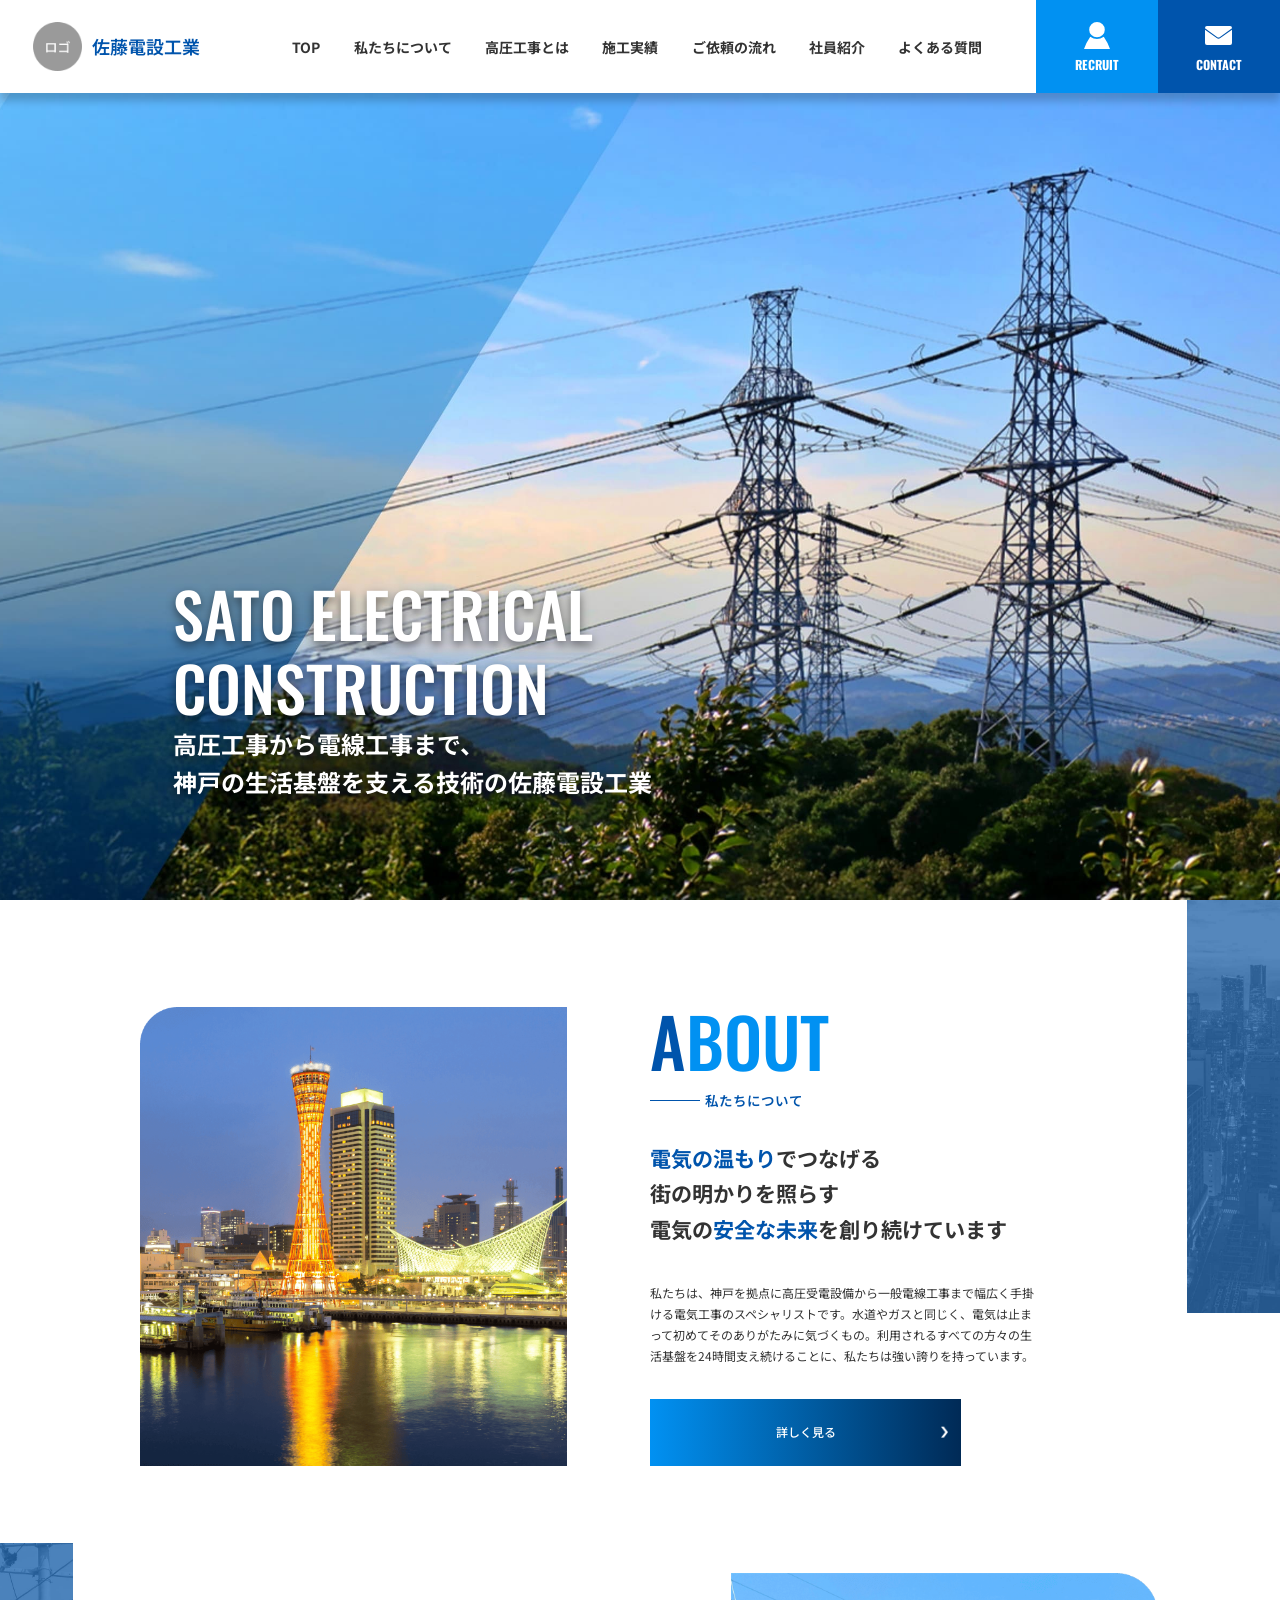
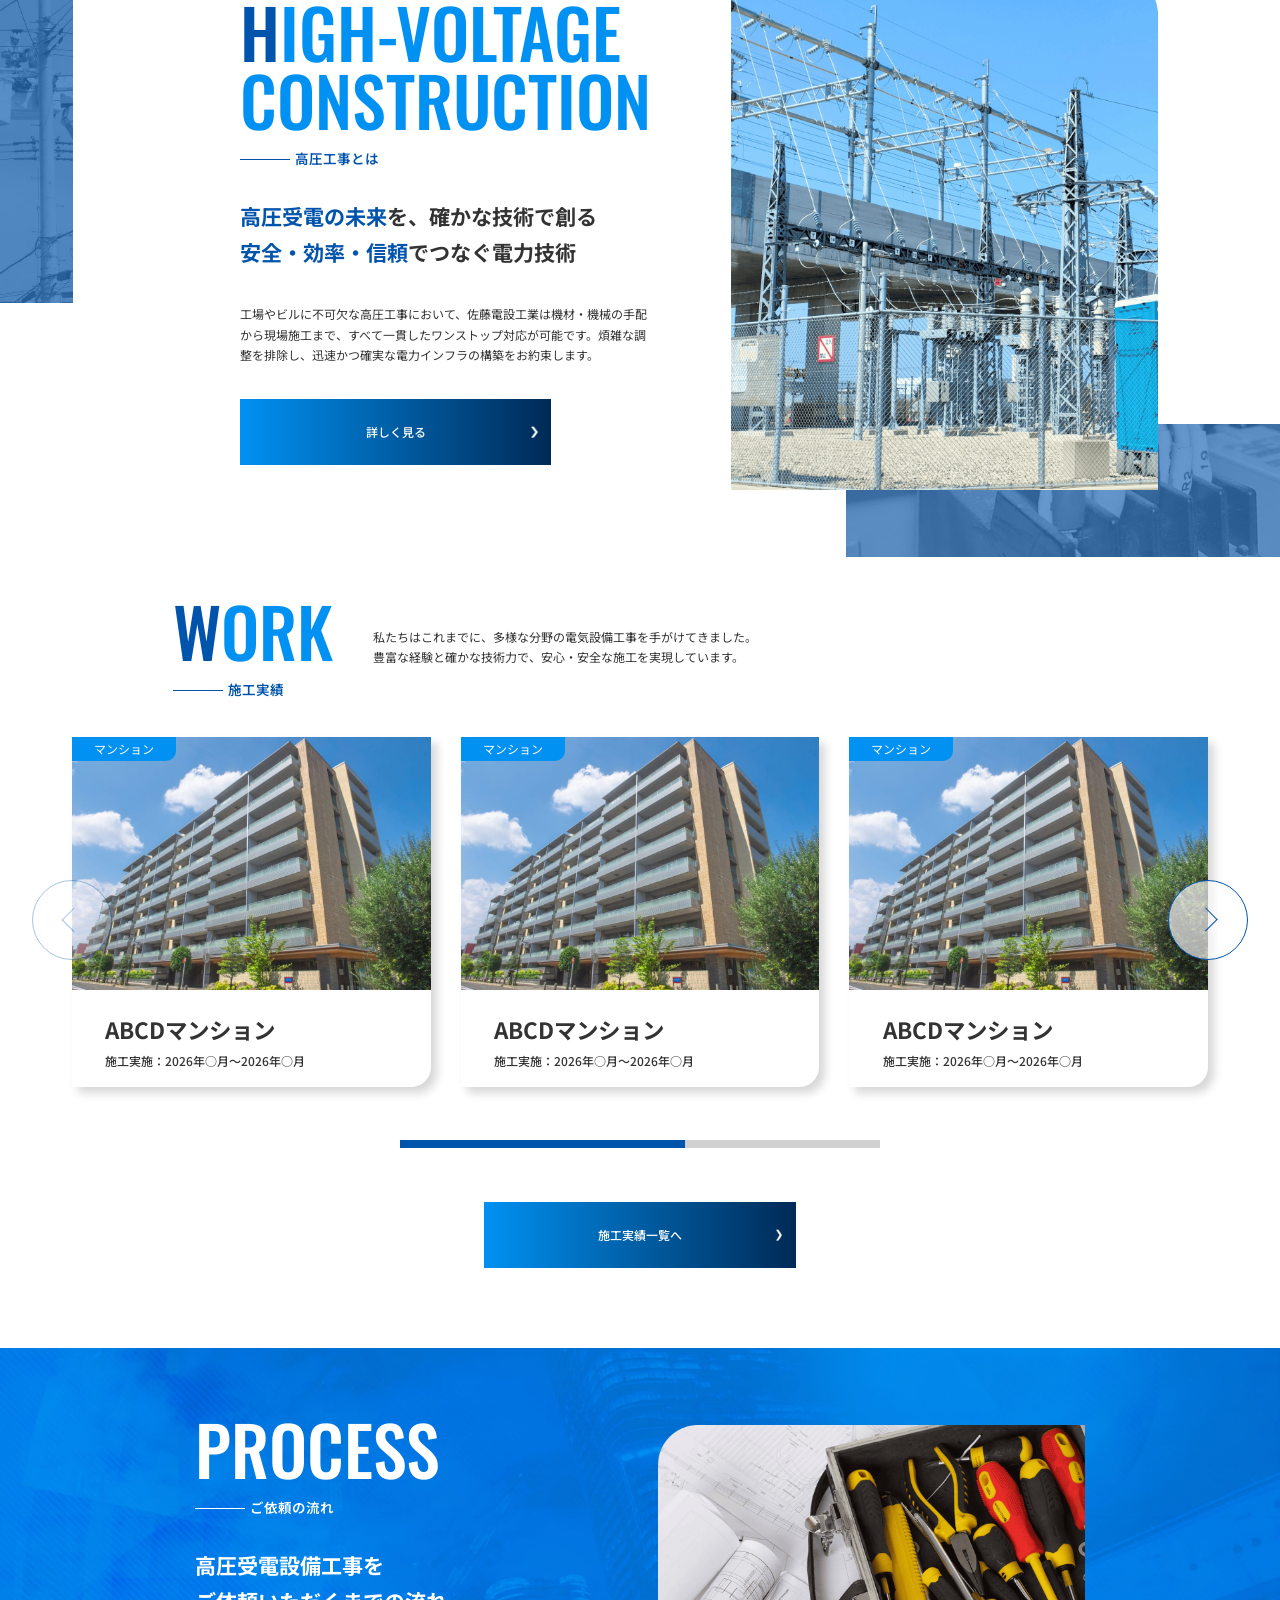
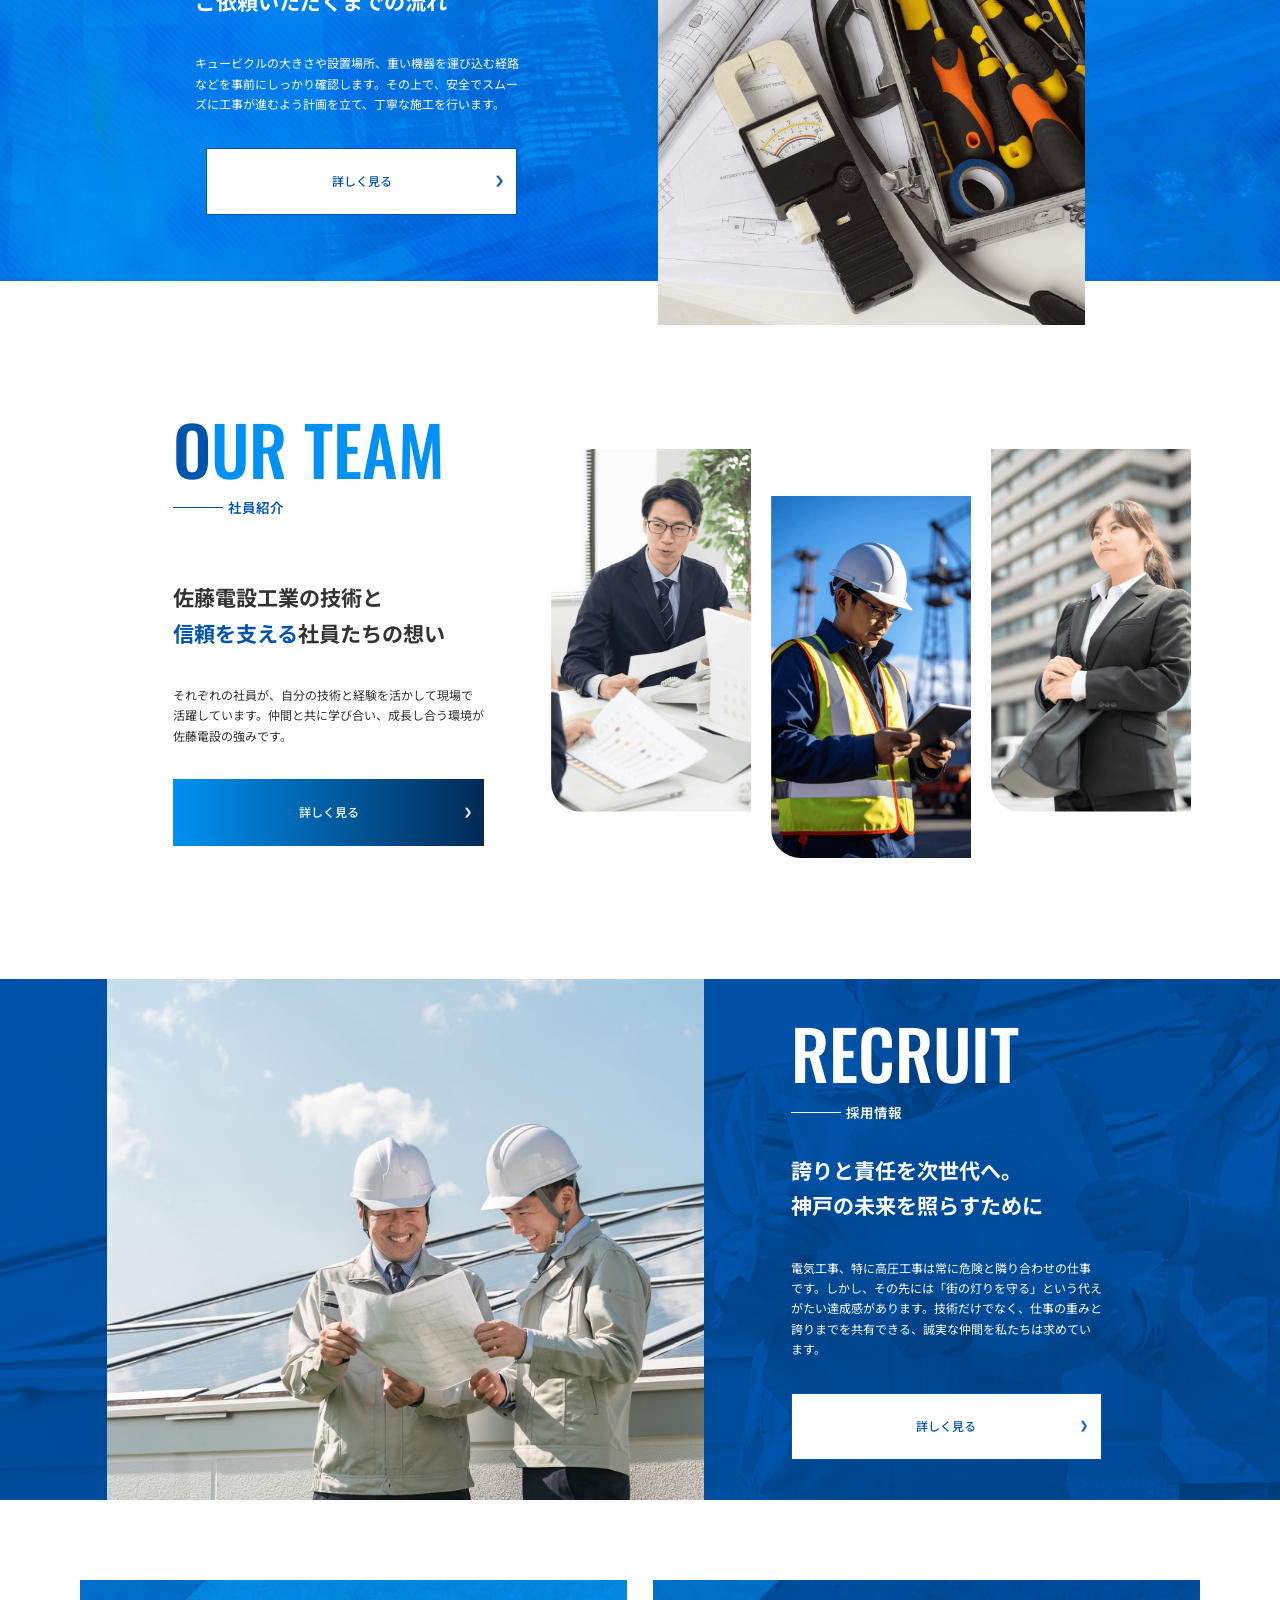
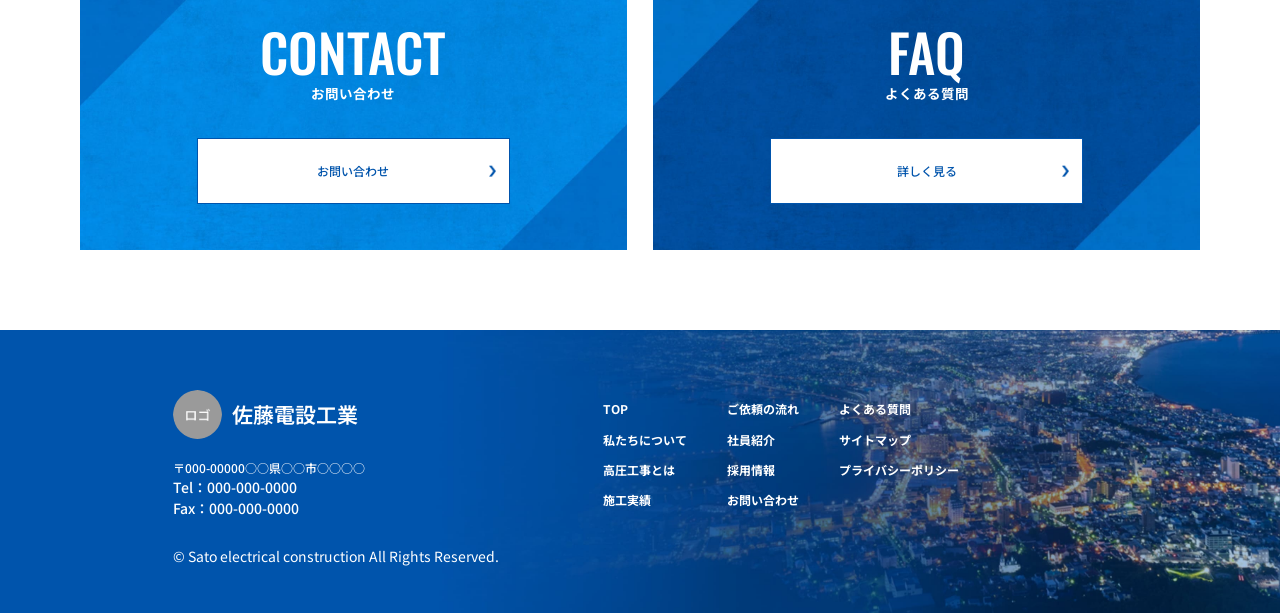
<file: wp-content/themes/sato_densetsu/index.html>
<!DOCTYPE html>
<html lang="ja">

<head>
    <meta charset="UTF-8" />
    <meta name="viewport" content="width=device-width, initial-scale=1.0" />
    <link rel="stylesheet" href="https://cdn.jsdelivr.net/npm/swiper@11/swiper-bundle.min.css">
    <link rel="stylesheet" href="css/reset.css" />
    <link rel="stylesheet" href="style.css" />
    <link rel="stylesheet" href="css/common.css" />
    <link rel="stylesheet" href="css/animate.css" />
    <link rel="stylesheet" href="css/top.css" />
    <link rel="preconnect" href="https://fonts.googleapis.com">
    <link rel="preconnect" href="https://fonts.gstatic.com" crossorigin>
    <link
        href="https://fonts.googleapis.com/css2?family=Noto+Sans+JP:wght@100..900&family=Oswald:wght@200..700&display=swap"
        rel="stylesheet">
    <title>佐藤電設工業株式会社</title>
</head>

<body>
    <header class="l-header">
        <div class="header__inner">
            <!-- ロゴ -->
            <a href="/#top" class="header__logo">
                <img src="images/common/header_logo.png" alt="佐藤電設工業株式会社">
                <span class="header__logo-name">佐藤電設工業</span>
            </a>
            <!-- PC ナビ -->
            <nav class="header__nav">
                <ul class="header__nav-list">
                    <li><a href="/#top" class="header__nav-link">TOP</a></li>
                    <li><a href="/about-us.html" class="header__nav-link">私たちについて</a></li>
                    <li><a href="/construction.html" class="header__nav-link">高圧工事とは</a></li>
                    <li><a href="/work-list.html" class="header__nav-link">施工実績</a></li>
                    <li><a href="/process.html" class="header__nav-link">ご依頼の流れ</a></li>
                    <li><a href="/team-list.html" class="header__nav-link">社員紹介</a></li>
                    <li><a href="/faq.html" class="header__nav-link">よくある質問</a></li>
                </ul>
            </nav>
            <!-- RECRUIT / CONTACT ボタン -->
            <ul class="header__btns">
                <li>
                    <a href="/recruit-list.html" class="header__btn header__btn--recruit">
                        <img src="images/common/recruit_icon.svg" alt="" aria-hidden="true">
                        <span>RECRUIT</span>
                    </a>
                </li>
                <li>
                    <a href="/contact.html" class="header__btn header__btn--contact">
                        <img src="images/common/contact.svg" alt="" aria-hidden="true">
                        <span>CONTACT</span>
                    </a>
                </li>
            </ul>
            <!-- SP ハンバーガーボタン -->
            <button class="header__hamburger" id="btn_spmenu" aria-label="メニューを開く" aria-expanded="false"
                aria-controls="sp-menu">
                <span aria-hidden="true"></span>
                <span aria-hidden="true"></span>
                <span aria-hidden="true"></span>
            </button>
        </div>
    </header>

    <!-- SP メニュー -->
    <div class="sp-menu" id="sp-menu" role="dialog" aria-label="メニュー" aria-hidden="true">
        <div class="sp-menu__inner">
            <!-- ヘッダー行 -->
            <div class="sp-menu__head">
                <a href="/#top" class="sp-menu__logo">
                    <img src="images/common/header_logo.png" alt="佐藤電設工業株式会社">
                    <span>佐藤電設工業</span>
                </a>
                <button class="sp-menu__close" id="btn_spmenu_close" aria-label="メニューを閉じる">
                    <span></span>
                    <span></span>
                </button>
            </div>
            <!-- ナビ＋サブ -->
            <div class="sp-menu__body">
                <!-- ナビ 2カラム -->
                <nav class="sp-menu__nav">
                    <ul class="sp-menu__nav-list">
                        <li>
                            <a href="/about-us.html" class="sp-menu__nav-link">
                                <span class="sp-menu__nav-en">ABOUT</span>
                                <span class="sp-menu__nav-ja">私たちについて</span>
                            </a>
                        </li>
                        <li>
                            <a href="/construction.html" class="sp-menu__nav-link">
                                <span class="sp-menu__nav-en">HIGH-VOLTAGE<br>CONSTRUCTION</span>
                                <span class="sp-menu__nav-ja">高圧工事とは</span>
                            </a>
                        </li>
                        <li>
                            <a href="/work-list.html" class="sp-menu__nav-link">
                                <span class="sp-menu__nav-en">WORK</span>
                                <span class="sp-menu__nav-ja">施工実績</span>
                            </a>
                        </li>
                        <li>
                            <a href="/process.html" class="sp-menu__nav-link">
                                <span class="sp-menu__nav-en">PROCESS</span>
                                <span class="sp-menu__nav-ja">ご依頼の流れ</span>
                            </a>
                        </li>
                        <li>
                            <a href="/team-list.html" class="sp-menu__nav-link">
                                <span class="sp-menu__nav-en">OUR TEAM</span>
                                <span class="sp-menu__nav-ja">社員紹介</span>
                            </a>
                        </li>
                        <li>
                            <a href="/recruit-list.html" class="sp-menu__nav-link">
                                <span class="sp-menu__nav-en">RECRUIT</span>
                                <span class="sp-menu__nav-ja">採用情報</span>
                            </a>
                        </li>
                        <li>
                            <a href="/faq.html" class="sp-menu__nav-link">
                                <span class="sp-menu__nav-en">FAQ</span>
                                <span class="sp-menu__nav-ja">よくある質問</span>
                            </a>
                        </li>
                        <li>
                            <a href="/contact.html" class="sp-menu__nav-link">
                                <span class="sp-menu__nav-en">CONTACT</span>
                                <span class="sp-menu__nav-ja">お問い合わせ</span>
                            </a>
                        </li>
                    </ul>
                </nav>
                <!-- サブリンク -->
                <ul class="sp-menu__sub">
                    <li><a href="/site-map.html" class="sp-menu__sub-link">— サイトマップ</a></li>
                    <li><a href="/privacy.html" class="sp-menu__sub-link">— プライバシーポリシー</a></li>
                </ul>
            </div><!-- /.sp-menu__body -->
            <!-- 縦書きデコテキスト -->
            <p class="sp-menu__deco-text" aria-hidden="true">
                <span>SATO ELECTRICAL</span>
                <span class="sp-menu__deco-text--construction">CONSTRUCTION</span>
            </p>
        </div>
    </div>
    <!-- オーバーレイ -->
    <div class="sp-menu__overlay" id="sp-menu-overlay"></div>
    <!-- メインコンテンツ -->
    <main class="l-main">
        <div class="l-page">
            <!-- メインビジュアル -->
            <section class="fv">
                <picture>
                    <source media="(min-width: 768px)" srcset="images/top/mv_pc.jpg">
                    <img src="images/top/mv_sp.jpg" alt="佐藤電設工業株式会社" class="fv__bg">
                </picture>
                <div class="fv__content">
                    <h1 class="fv__catch">SATO ELECTRICAL<br>CONSTRUCTION</h1>
                    <p class="fv__text sp_in">安全と信頼でつなぐ佐藤電設工業</p>
                    <p class="fv__text pc_in">高圧工事から電線工事まで、<br>神戸の生活基盤を支える技術の佐藤電設工業</p>
                </div>
            </section>

            <div class="fv-deco" id="fv-deco" aria-hidden="true"></div>

            <!-- ABOUT -->
            <section class="section_content--about">
                <div class="section_space">
                    <div class="about__body">
                        <!-- テキストエリア -->
                        <div class="about__text-area fadeInUp">
                            <h2 class="c-title">
                                <span class="c-title__en">ABOUT</span>
                                <span class="c-title__ja">私たちについて</span>
                            </h2>
                            <p class="about__catch">
                                <em>電気の温もり</em>でつなげる<br>
                                街の明かりを照らす<br>
                                電気の<em>安全な未来</em>を<br class="sp_in">創り続けています
                            </p>
                            <p class="about__desc">
                                私たちは、神戸を拠点に高圧受電設備から一般電線工事まで幅広く手掛ける電気工事のスペシャリストです。水道やガスと同じく、電気は止まって初めてそのありがたみに気づくもの。利用されるすべての方々の生活基盤を24時間支え続けることに、私たちは強い誇りを持っています。
                            </p>
                            <a href="javascript:void(0);" class="c-btn">詳しく見る <img class="c-btn__arrow"
                                    src="images/common/cp_arrow.png" alt="" aria-hidden="true"></a>
                        </div>
                        <!-- 写真 -->
                        <div class="about__img-area curtain-reveal">
                            <picture>
                                <source media="(min-width: 768px)" srcset="images/top/about-img_pc.png">
                                <img src="images/top/about-img_sp.png" alt="神戸の夜景と電気工事" class="about__img">
                            </picture>
                        </div>
                    </div>
                </div>
            </section>

            <!-- HIGH-VOLTAGE CONSTRUCTION -->
            <section class="section_content--construction">
                <div class="section_space">
                    <div class="construction__body">
                        <!-- テキストエリア -->
                        <div class="construction__text-area fadeInUp">
                            <h2 class="c-title">
                                <span class="c-title__en">HIGH-VOLTAGE<br>CONSTRUCTION</span>
                                <span class="c-title__ja">高圧工事とは</span>
                            </h2>
                            <p class="construction__catch">
                                <em>高圧受電の未来</em>を、確かな技術で創る<br>
                                <em>安全・効率・信頼</em>でつなぐ電力技術
                            </p>
                            <p class="construction__desc">
                                工場やビルに不可欠な高圧工事において、佐藤電設工業は機材・機械の手配から現場施工まで、すべて一貫したワンストップ対応が可能です。煩雑な調整を排除し、迅速かつ確実な電力インフラの構築をお約束します。
                            </p>
                            <a href="/about-us.html" class="c-btn">詳しく見る <img class="c-btn__arrow"
                                    src="images/common/cp_arrow.png" alt="" aria-hidden="true"></a>
                        </div>
                        <!-- 写真 -->
                        <div class="construction__img-area">
                            <picture class="curtain-reveal">
                                <source media="(min-width: 768px)" srcset="images/top/construction-img_pc.png">
                                <img src="images/top/construction-img_sp.png" alt="高圧工事の現場" class="construction__img">
                            </picture>
                        </div>
                    </div>
                </div>
            </section>

            <!-- WORK -->
            <section class="section_content--work fadeInUp">
                <div class="section_space">
                    <div class="work__head">
                        <h2 class="c-title">
                            <span class="c-title__en">WORK</span>
                            <span class="c-title__ja">施工実績</span>
                        </h2>
                        <p class="work__desc">私たちはこれまでに、多様な分野の電気設備工事を手がけてきました。<br
                                class="pc_in">豊富な経験と確かな技術力で、安心・安全な施工を実現しています。</p>
                    </div>
                    <!-- スライダー -->
                    <div class="work__slider-wrap">
                        <div class="work__slider swiper">
                            <ul class="swiper-wrapper">
                                <li class="swiper-slide">
                                    <a href="/work-detail.html" class="work-card">
                                        <div class="work-card__img-wrap">
                                            <span class="work-card__badge">マンション</span>
                                            <img src="images/top/work-sample-img.jpg" alt="ABCDマンション"
                                                class="work-card__img">
                                        </div>
                                        <div class="work-card__body">
                                            <h3 class="work-card__name">ABCDマンション</h3>
                                            <p class="work-card__date">施工実施：2026年○月〜2026年○月</p>
                                        </div>
                                    </a>
                                </li>
                                <li class="swiper-slide">
                                    <a href="/work-detail.html" class="work-card">
                                        <div class="work-card__img-wrap">
                                            <span class="work-card__badge">マンション</span>
                                            <img src="images/top/work-sample-img.jpg" alt="ABCDマンション"
                                                class="work-card__img">
                                        </div>
                                        <div class="work-card__body">
                                            <h3 class="work-card__name">ABCDマンション</h3>
                                            <p class="work-card__date">施工実施：2026年○月〜2026年○月</p>
                                        </div>
                                    </a>
                                </li>
                                <li class="swiper-slide">
                                    <a href="/work-detail.html" class="work-card">
                                        <div class="work-card__img-wrap">
                                            <span class="work-card__badge">マンション</span>
                                            <img src="images/top/work-sample-img.jpg" alt="ABCDマンション"
                                                class="work-card__img">
                                        </div>
                                        <div class="work-card__body">
                                            <h3 class="work-card__name">ABCDマンション</h3>
                                            <p class="work-card__date">施工実施：2026年○月〜2026年○月</p>
                                        </div>
                                    </a>
                                </li>
                                <li class="swiper-slide">
                                    <a href="/work-detail.html" class="work-card">
                                        <div class="work-card__img-wrap">
                                            <span class="work-card__badge">マンション</span>
                                            <img src="images/top/work-sample-img.jpg" alt="ABCDマンション"
                                                class="work-card__img">
                                        </div>
                                        <div class="work-card__body">
                                            <h3 class="work-card__name">ABCDマンション</h3>
                                            <p class="work-card__date">施工実施：2026年○月〜2026年○月</p>
                                        </div>
                                    </a>
                                </li>
                                <li class="swiper-slide">
                                    <a href="/work-detail.html" class="work-card">
                                        <div class="work-card__img-wrap">
                                            <span class="work-card__badge">マンション</span>
                                            <img src="images/top/work-sample-img.jpg" alt="ABCDマンション"
                                                class="work-card__img">
                                        </div>
                                        <div class="work-card__body">
                                            <h3 class="work-card__name">ABCDマンション</h3>
                                            <p class="work-card__date">施工実施：2026年○月〜2026年○月</p>
                                        </div>
                                    </a>
                                </li>
                            </ul>
                            <div class="swiper-scrollbar work__scrollbar"></div>
                        </div>
                        <button class="swiper-button-prev work__btn-prev" aria-label="前へ"></button>
                        <button class="swiper-button-next work__btn-next" aria-label="次へ"></button>
                    </div>
                    <a href="/work-list.html" class="c-btn">施工実績一覧へ <img class="c-btn__arrow"
                            src="images/common/cp_arrow.png" alt="" aria-hidden="true"></a>
                </div>
            </section>

            <!-- PROCESS -->
            <section class="section_content--process">
                <div class="section_space">
                    <div class="process__body">
                        <!-- テキストエリア -->
                        <div class="process__text-area fadeInUp">
                            <h2 class="c-title is-white">
                                <span class="c-title__en">PROCESS</span>
                                <span class="c-title__ja">ご依頼の流れ</span>
                            </h2>
                            <p class="process__catch">高圧受電設備工事を<br>ご依頼いただくまでの流れ</p>
                            <p class="process__desc">
                                キュービクルの大きさや設置場所、重い機器を運び込む経路などを事前にしっかり確認します。その上で、安全でスムーズに工事が進むよう計画を立て、丁寧な施工を行います。</p>
                            <a href="/process.html" class="c-btn is-white">詳しく見る <img class="c-btn__arrow"
                                    src="images/common/cp_arrow-blue.png" alt="" aria-hidden="true"></a>
                        </div>
                        <!-- 写真 -->
                        <div class="process__img-area curtain-reveal">
                            <picture>
                                <source media="(min-width: 768px)" srcset="images/top/process-img_pc.png">
                                <img src="images/top/process-img_sp.png" alt="ご依頼の流れ" class="process__img">
                            </picture>
                        </div>
                    </div>
                </div>
            </section>

            <!-- OUR TEAM -->
            <section class="section_content--team">
                <div class="section_space">
                    <div class="team__body">
                        <!-- タイトル（SP:写真上 / PC:テキストエリア内） -->
                        <h2 class="c-title team__title fadeInUp">
                            <span class="c-title__en">OUR TEAM</span>
                            <span class="c-title__ja">社員紹介</span>
                        </h2>
                        <!-- 写真グループ -->
                        <ul class="team__photos">
                            <li class="team__photo team__photo--side">
                                <div class="team__photo-inner curtain-reveal curtain-reveal--clip">
                                    <img src="images/top/team_photo01.png" alt="社員紹介">
                                </div>
                            </li>
                            <li class="team__photo team__photo--side">
                                <div class="team__photo-inner curtain-reveal curtain-reveal--clip">
                                    <img src="images/top/team_photo02.png" alt="社員紹介">
                                </div>
                            </li>
                            <li class="team__photo team__photo--side">
                                <div class="team__photo-inner curtain-reveal curtain-reveal--clip">
                                    <img src="images/top/team_photo03.png" alt="社員紹介">
                                </div>
                            </li>
                        </ul>
                        <!-- テキストエリア -->
                        <div class="team__text-area fadeInUp">
                            <p class="team__catch">佐藤電設工業の技術と<br><em>信頼を支える</em>社員たちの想い</p>
                            <p class="team__desc">それぞれの社員が、自分の技術と経験を活かして現場で活躍しています。仲間と共に学び合い、成長し合う環境が佐藤電設の強みです。</p>
                            <a href="/team-list.html" class="c-btn">詳しく見る <img class="c-btn__arrow"
                                    src="images/common/cp_arrow.png" alt="" aria-hidden="true"></a>
                        </div>
                    </div>
                </div>
            </section>

            <!-- RECRUIT -->
            <section class="section_content--recruit">
                <div class="section_space">
                    <div class="recruit__body">
                        <!-- 写真 -->
                        <div class="recruit__img-area curtain-reveal">
                            <picture>
                                <source media="(min-width: 768px)" srcset="images/top/recruit-img_pc.jpg">
                                <img src="images/top/recruit-img_sp.jpg" alt="採用情報" class="recruit__img">
                            </picture>
                        </div>
                        <!-- テキストエリア -->
                        <div class="recruit__text-area fadeInUp">
                            <h2 class="c-title is-white">
                                <span class="c-title__en">RECRUIT</span>
                                <span class="c-title__ja">採用情報</span>
                            </h2>
                            <p class="recruit__catch">誇りと責任を次世代へ。<br>神戸の未来を照らすために</p>
                            <p class="recruit__desc">
                                電気工事、特に高圧工事は常に危険と隣り合わせの仕事です。しかし、その先には「街の灯りを守る」という代えがたい達成感があります。技術だけでなく、仕事の重みと誇りまでを共有できる、誠実な仲間を私たちは求めています。
                            </p>
                            <a href="/recruit-list.html" class="c-btn is-white">詳しく見る <img class="c-btn__arrow"
                                    src="images/common/cp_arrow-blue.png" alt="" aria-hidden="true"></a>
                        </div>
                    </div>
                </div>
            </section>

        </div>
    </main>

    <!-- フッター -->
    <footer class="l-footer">
        <!-- CONTACT / FAQ バナー -->
        <div class="footer-banners fadeInUp">
            <div class="section_space">
                <ul class="footer-banners__list">
                    <li class="footer-banners__item">
                        <div class="footer-banner footer-banner--contact">
                            <div class="footer-banner__body">
                                <div class="footer-banner__title">
                                    <p class="footer-banner__en">CONTACT</p>
                                    <p class="footer-banner__ja">お問い合わせ</p>
                                </div>
                                <a href="/contact.html" class="c-btn is-white">お問い合わせ <img class="c-btn__arrow"
                                        src="images/common/cp_arrow-blue.png" alt="" aria-hidden="true"></a>
                            </div>
                        </div>
                    </li>
                    <li class="footer-banners__item">
                        <div class="footer-banner footer-banner--faq">
                            <div class="footer-banner__body">
                                <div class="footer-banner__title">
                                    <p class="footer-banner__en">FAQ</p>
                                    <p class="footer-banner__ja">よくある質問</p>
                                </div>
                                <a href="/faq.html" class="c-btn is-white">詳しく見る <img class="c-btn__arrow"
                                        src="images/common/cp_arrow-blue.png" alt="" aria-hidden="true"></a>
                            </div>
                        </div>
                    </li>
                </ul>
            </div>
        </div>
        <div class="footer__inner">
            <div class="footer__body">
                <!-- ロゴ・会社情報 -->
                <div class="footer__info">
                    <a href="/#top" class="footer__logo">
                        <img src="images/common/footer_logo.png" alt="佐藤電設工業株式会社">
                        <span>佐藤電設工業</span>
                    </a>
                    <address class="footer__address">
                        <p>〒000-00000<br class="sp_in">○○県○○市○○○○</p>
                        <p><a href="tel:000-000-0000">Tel：000-000-0000</a><br><span class="not-link"><a
                                    href="tel:000-000-0000">Fax：000-000-0000</a></span></p>
                    </address>
                </div>
                <!-- PCナビ -->
                <nav class="footer__nav">
                    <ul class="footer__nav-col">
                        <li><a href="/#top" class="footer__nav-link">TOP</a></li>
                        <li><a href="/about-us.html" class="footer__nav-link">私たちについて</a></li>
                        <li><a href="/construction.html" class="footer__nav-link">高圧工事とは</a></li>
                        <li><a href="/work-list.html" class="footer__nav-link">施工実績</a></li>
                    </ul>
                    <ul class="footer__nav-col">
                        <li><a href="/process.html" class="footer__nav-link">ご依頼の流れ</a></li>
                        <li><a href="/team-list.html" class="footer__nav-link">社員紹介</a></li>
                        <li><a href="/recruit-list.html" class="footer__nav-link">採用情報</a></li>
                        <li><a href="/contact.html" class="footer__nav-link">お問い合わせ</a></li>
                    </ul>
                    <ul class="footer__nav-col">
                        <li><a href="/faq.html" class="footer__nav-link">よくある質問</a></li>
                        <li><a href="/site-map.html" class="footer__nav-link">サイトマップ</a></li>
                        <li><a href="/privacy.html" class="footer__nav-link">プライバシーポリシー</a></li>
                    </ul>
                </nav>
            </div>
            <p class="footer__copyright">© Sato electrical construction All Rights Reserved.</p>
        </div>
    </footer>

    <!-- ページトップ -->
    <button class="page-top" id="page-top" aria-label="ページトップへ"></button>
    <script src="https://cdn.jsdelivr.net/npm/swiper@11/swiper-bundle.min.js"></script>
    <script src="js/script.js"></script>
    <script src="js/top.js"></script>
</body>

</html>
</file>
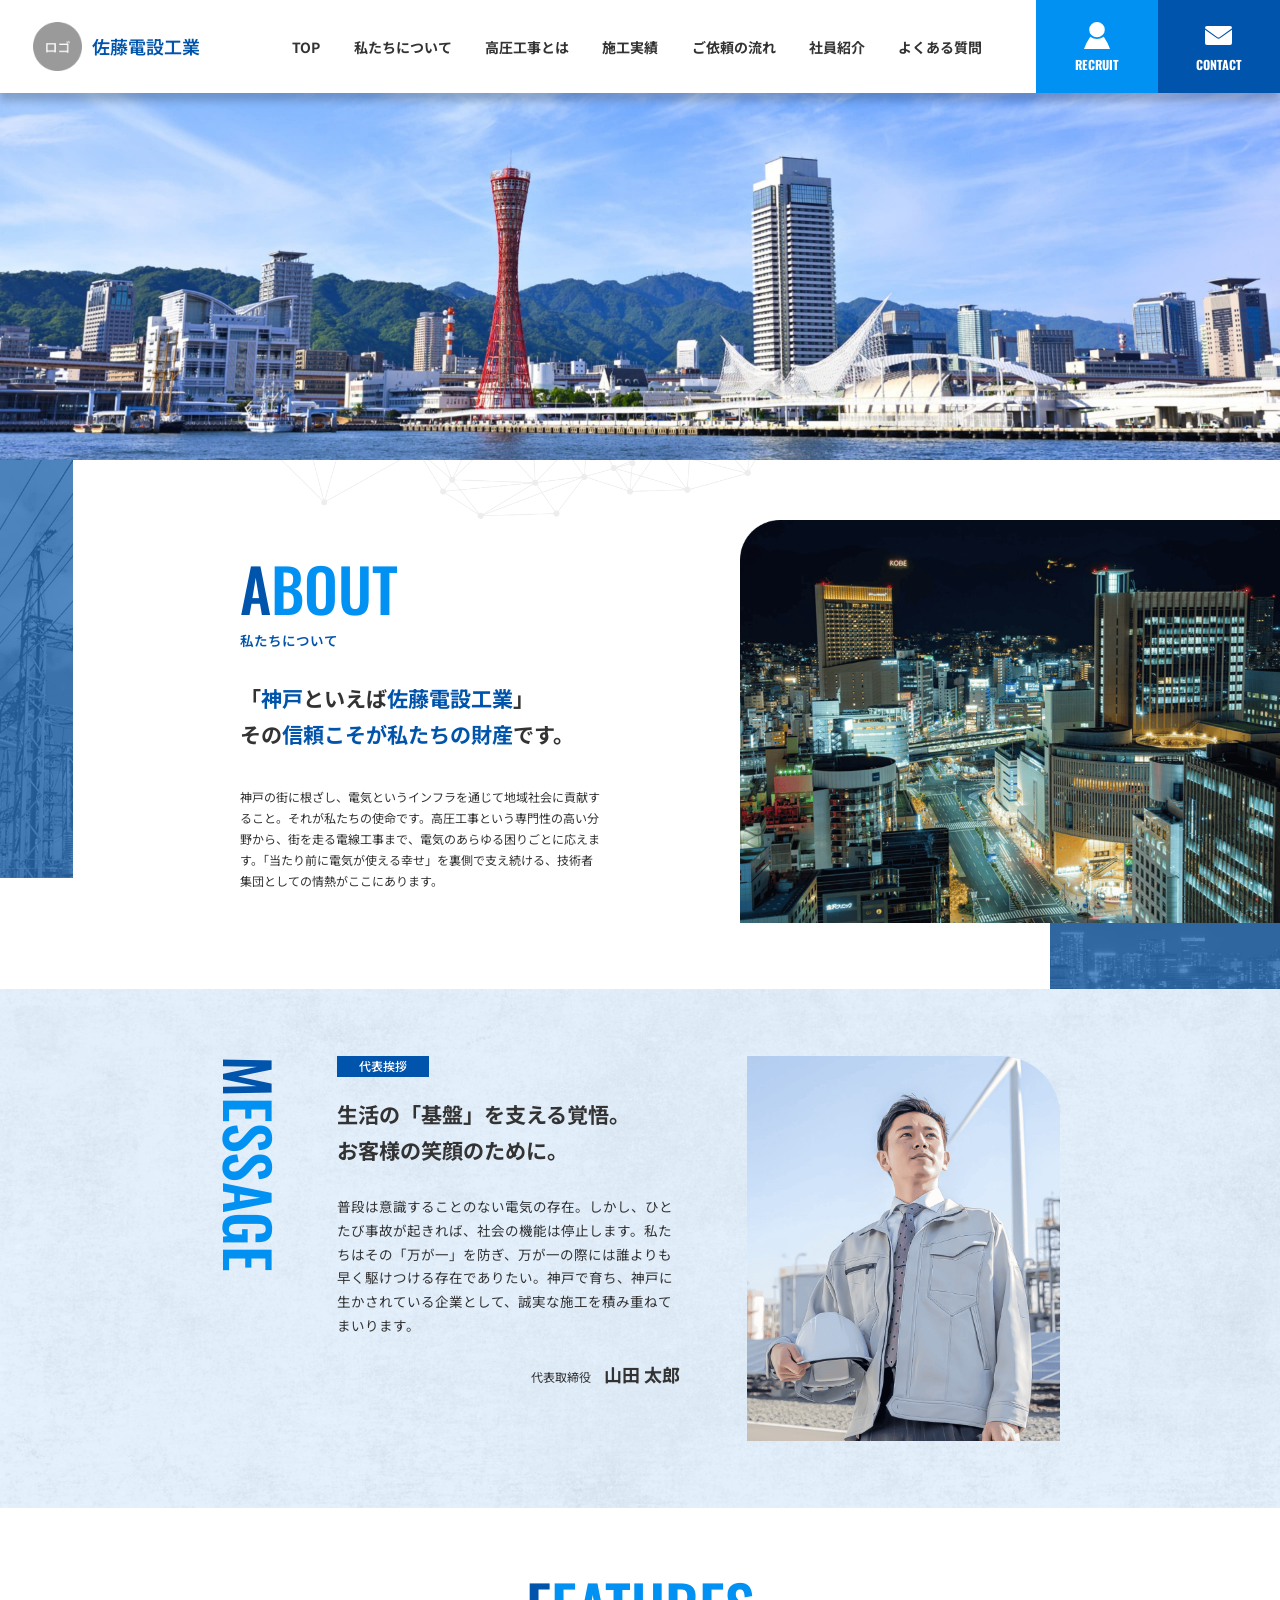
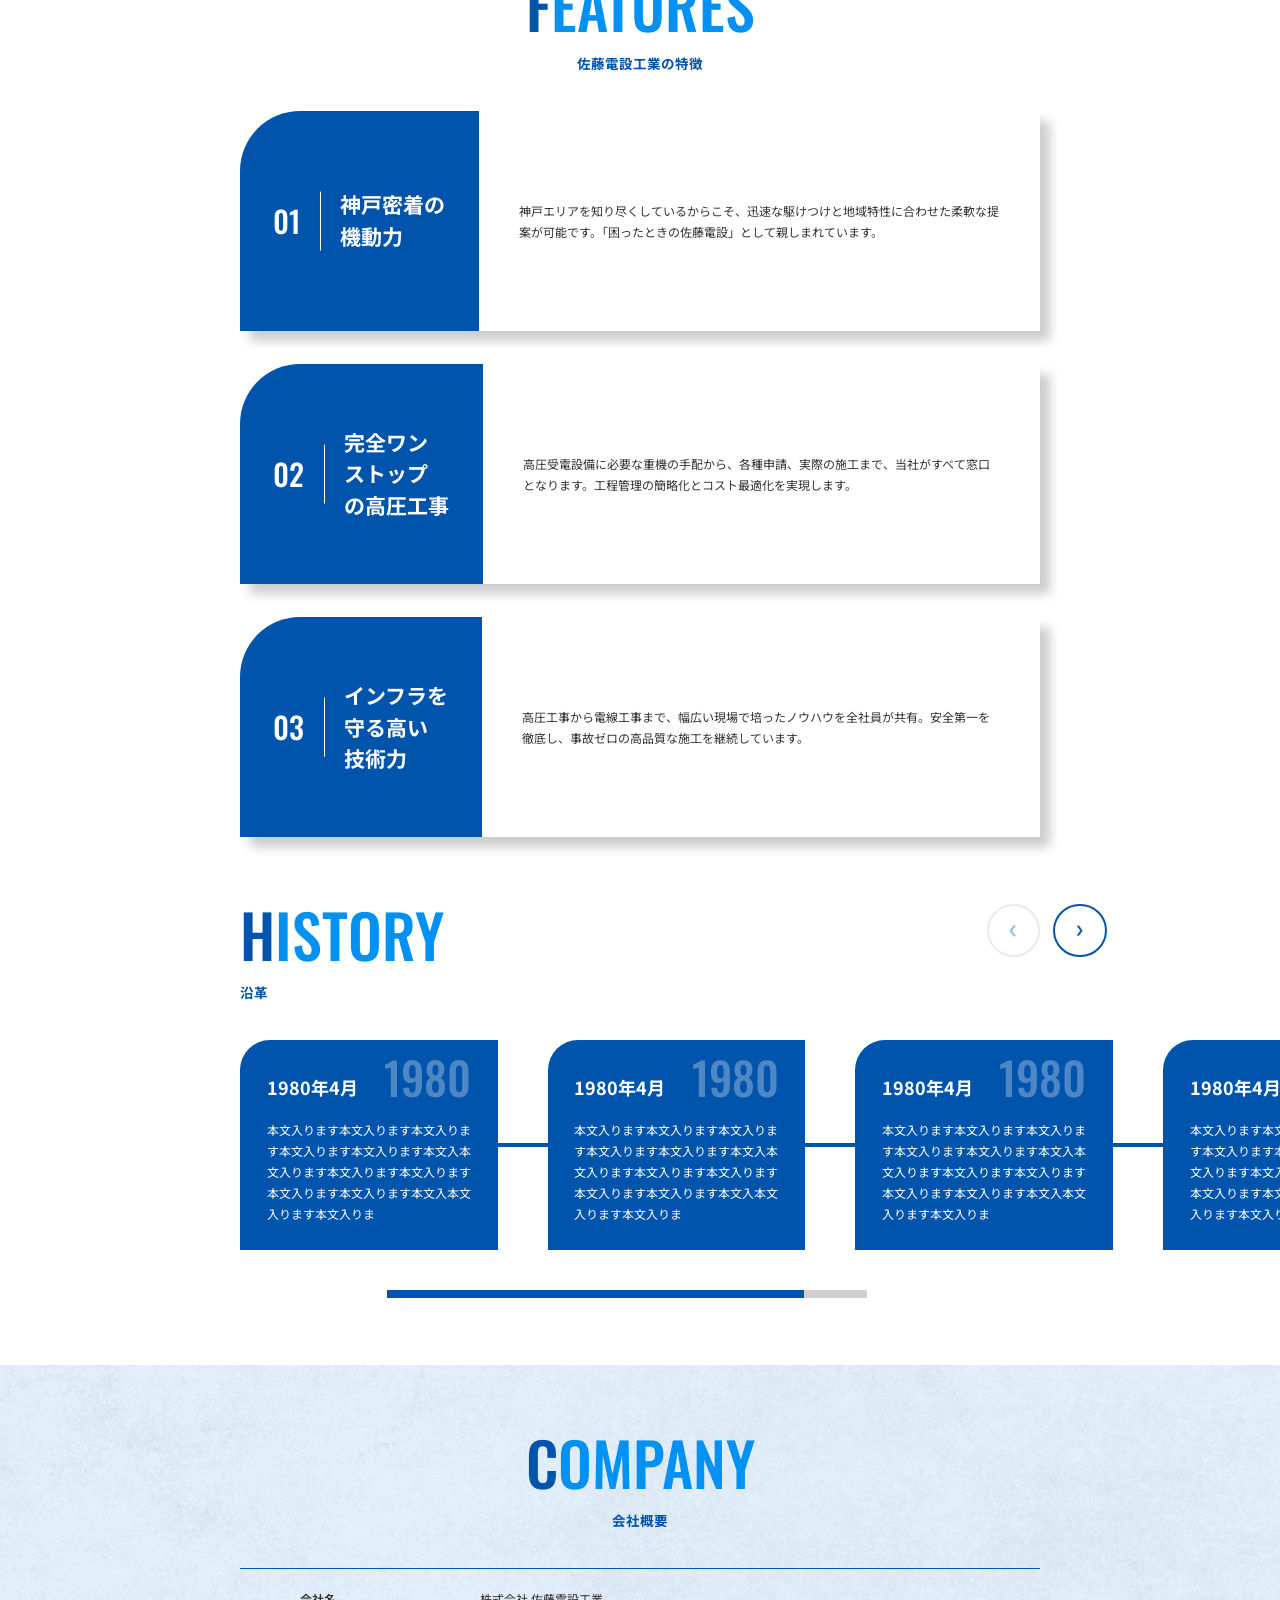
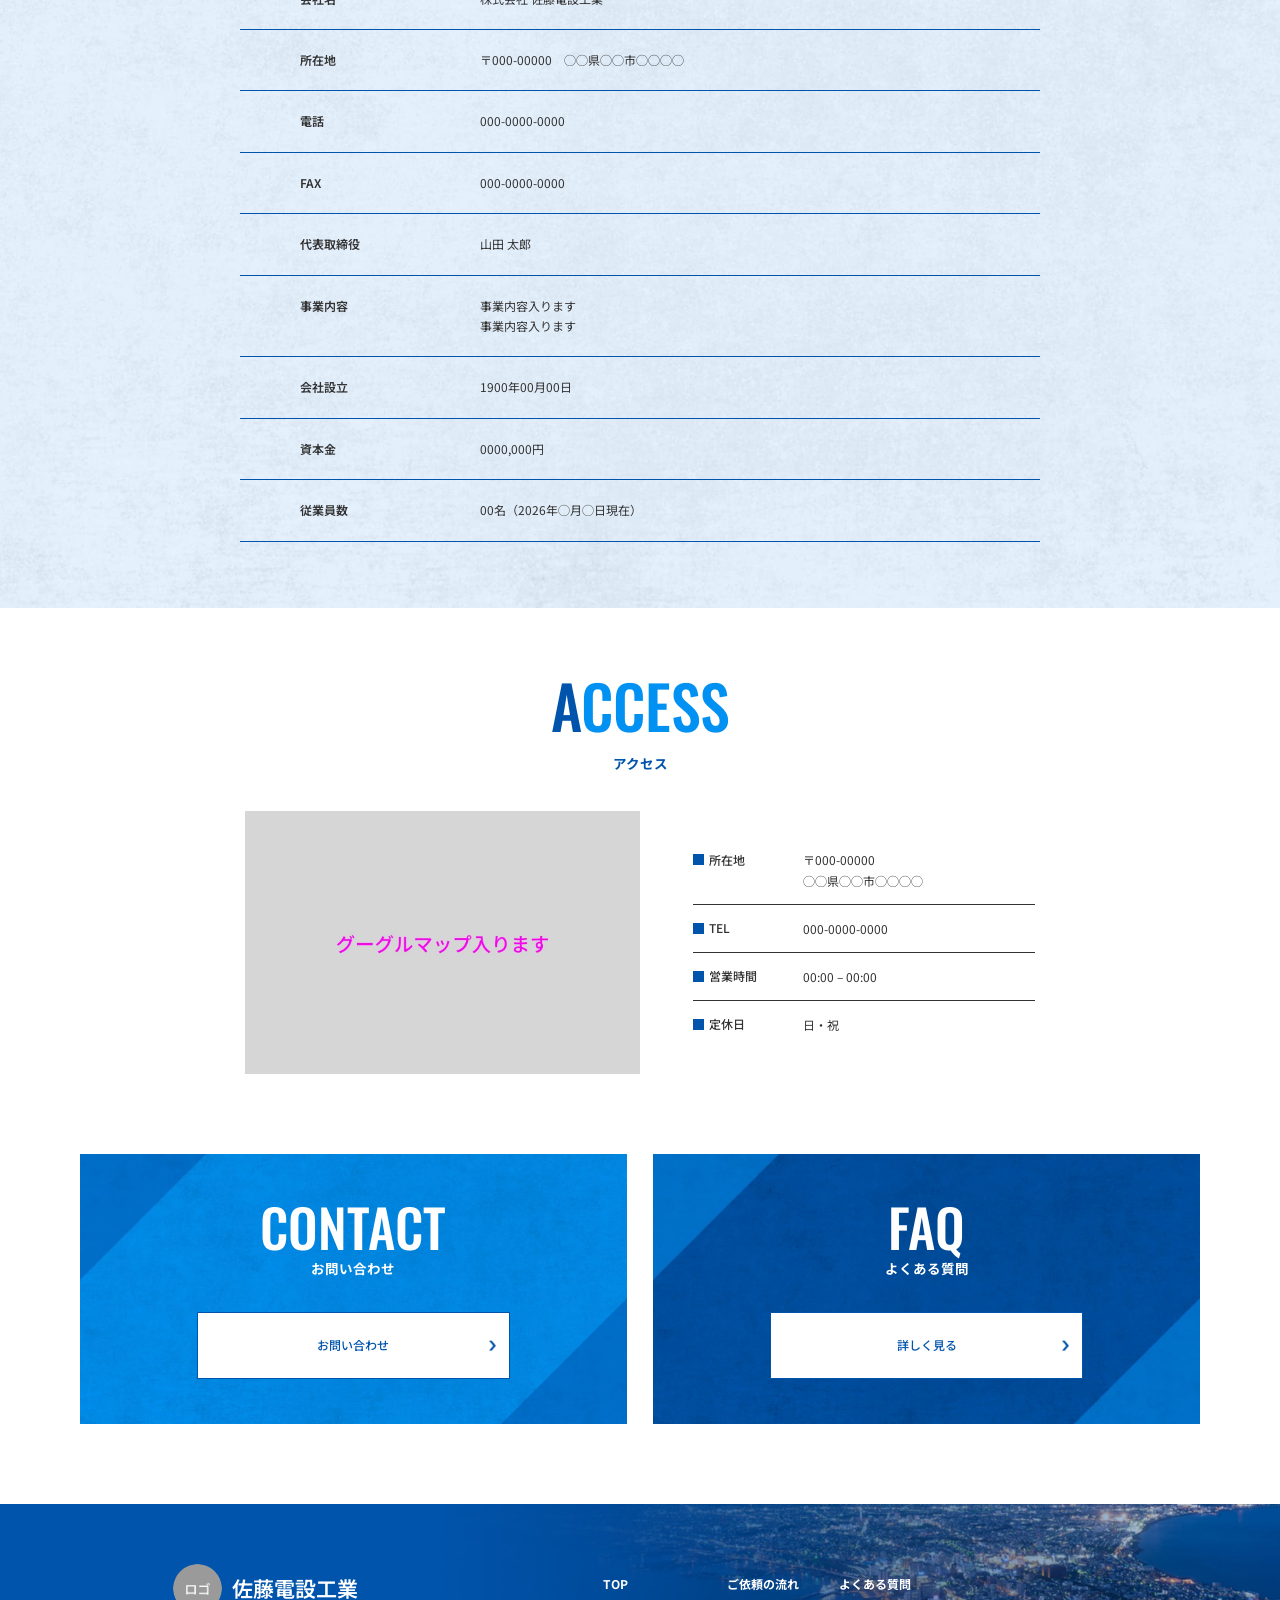
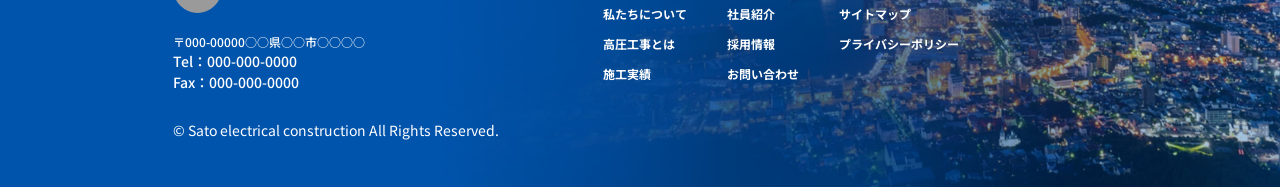
<file: wp-content/themes/sato_densetsu/about-us.html>
<!DOCTYPE html>
<html lang="ja">

<head>
    <meta charset="UTF-8" />
    <meta name="viewport" content="width=device-width, initial-scale=1.0" />
    <link rel="stylesheet" href="https://cdn.jsdelivr.net/npm/swiper@11/swiper-bundle.min.css">
    <link rel="stylesheet" href="css/reset.css" />
    <link rel="stylesheet" href="style.css" />
    <link rel="stylesheet" href="css/common.css" />
    <link rel="stylesheet" href="css/animate.css" />
    <link rel="stylesheet" href="css/pages.css" />
    <link rel="stylesheet" href="css/about-us.css" />
    <link rel="preconnect" href="https://fonts.googleapis.com">
    <link rel="preconnect" href="https://fonts.gstatic.com" crossorigin>
    <link
        href="https://fonts.googleapis.com/css2?family=Noto+Sans+JP:wght@100..900&family=Oswald:wght@200..700&display=swap"
        rel="stylesheet">
    <title>私たちについて</title>
</head>

<body>
    <header class="l-header">
        <div class="header__inner">
            <!-- ロゴ -->
            <a href="/#top" class="header__logo">
                <img src="images/common/header_logo.png" alt="佐藤電設工業株式会社">
                <span class="header__logo-name">佐藤電設工業</span>
            </a>
            <!-- PC ナビ -->
            <nav class="header__nav">
                <ul class="header__nav-list">
                    <li><a href="/#top" class="header__nav-link">TOP</a></li>
                    <li><a href="/about-us.html" class="header__nav-link">私たちについて</a></li>
                    <li><a href="/construction.html" class="header__nav-link">高圧工事とは</a></li>
                    <li><a href="/work-list.html" class="header__nav-link">施工実績</a></li>
                    <li><a href="/process.html" class="header__nav-link">ご依頼の流れ</a></li>
                    <li><a href="/team-list.html" class="header__nav-link">社員紹介</a></li>
                    <li><a href="/faq.html" class="header__nav-link">よくある質問</a></li>
                </ul>
            </nav>
            <!-- RECRUIT / CONTACT ボタン -->
            <ul class="header__btns">
                <li>
                    <a href="/recruit-list.html" class="header__btn header__btn--recruit">
                        <img src="images/common/recruit_icon.svg" alt="" aria-hidden="true">
                        <span>RECRUIT</span>
                    </a>
                </li>
                <li>
                    <a href="/contact.html" class="header__btn header__btn--contact">
                        <img src="images/common/contact.svg" alt="" aria-hidden="true">
                        <span>CONTACT</span>
                    </a>
                </li>
            </ul>
            <!-- SP ハンバーガーボタン -->
            <button class="header__hamburger" id="btn_spmenu" aria-label="メニューを開く" aria-expanded="false"
                aria-controls="sp-menu">
                <span aria-hidden="true"></span>
                <span aria-hidden="true"></span>
                <span aria-hidden="true"></span>
            </button>
        </div>
    </header>

    <!-- SP メニュー -->
    <div class="sp-menu" id="sp-menu" role="dialog" aria-label="メニュー" aria-hidden="true">
        <div class="sp-menu__inner">
            <!-- ヘッダー行 -->
            <div class="sp-menu__head">
                <a href="/#top" class="sp-menu__logo">
                    <img src="images/common/header_logo.png" alt="佐藤電設工業株式会社">
                    <span>佐藤電設工業</span>
                </a>
                <button class="sp-menu__close" id="btn_spmenu_close" aria-label="メニューを閉じる">
                    <span></span>
                    <span></span>
                </button>
            </div>
            <!-- ナビ＋サブ -->
            <div class="sp-menu__body">
                <!-- ナビ 2カラム -->
                <nav class="sp-menu__nav">
                    <ul class="sp-menu__nav-list">
                        <li>
                            <a href="/about-us.html" class="sp-menu__nav-link">
                                <span class="sp-menu__nav-en">ABOUT</span>
                                <span class="sp-menu__nav-ja">私たちについて</span>
                            </a>
                        </li>
                        <li>
                            <a href="/construction.html" class="sp-menu__nav-link">
                                <span class="sp-menu__nav-en">HIGH-VOLTAGE<br>CONSTRUCTION</span>
                                <span class="sp-menu__nav-ja">高圧工事とは</span>
                            </a>
                        </li>
                        <li>
                            <a href="/work-list.html" class="sp-menu__nav-link">
                                <span class="sp-menu__nav-en">WORK</span>
                                <span class="sp-menu__nav-ja">施工実績</span>
                            </a>
                        </li>
                        <li>
                            <a href="/process.html" class="sp-menu__nav-link">
                                <span class="sp-menu__nav-en">PROCESS</span>
                                <span class="sp-menu__nav-ja">ご依頼の流れ</span>
                            </a>
                        </li>
                        <li>
                            <a href="/team-list.html" class="sp-menu__nav-link">
                                <span class="sp-menu__nav-en">OUR TEAM</span>
                                <span class="sp-menu__nav-ja">社員紹介</span>
                            </a>
                        </li>
                        <li>
                            <a href="/recruit-list.html" class="sp-menu__nav-link">
                                <span class="sp-menu__nav-en">RECRUIT</span>
                                <span class="sp-menu__nav-ja">採用情報</span>
                            </a>
                        </li>
                        <li>
                            <a href="/faq.html" class="sp-menu__nav-link">
                                <span class="sp-menu__nav-en">FAQ</span>
                                <span class="sp-menu__nav-ja">よくある質問</span>
                            </a>
                        </li>
                        <li>
                            <a href="/contact.html" class="sp-menu__nav-link">
                                <span class="sp-menu__nav-en">CONTACT</span>
                                <span class="sp-menu__nav-ja">お問い合わせ</span>
                            </a>
                        </li>
                    </ul>
                </nav>
                <!-- サブリンク -->
                <ul class="sp-menu__sub">
                    <li><a href="/site-map.html" class="sp-menu__sub-link">— サイトマップ</a></li>
                    <li><a href="/privacy.html" class="sp-menu__sub-link">— プライバシーポリシー</a></li>
                </ul>
            </div><!-- /.sp-menu__body -->
            <!-- 縦書きデコテキスト -->
            <p class="sp-menu__deco-text" aria-hidden="true">
                <span>SATO ELECTRICAL</span>
                <span class="sp-menu__deco-text--construction">CONSTRUCTION</span>
            </p>
        </div>
    </div>
    <!-- オーバーレイ -->
    <div class="sp-menu__overlay" id="sp-menu-overlay"></div>
    <!-- メインコンテンツ -->
    <main class="l-main">
        <div class="l-page">
            <!-- メインビジュアル -->
            <div class="lower-fv">
                <picture>
                    <source media="(min-width: 768px)" srcset="images/about-us/mv_pc.jpg">
                    <img src="images/about-us/mv_sp.jpg" alt="神戸の景色" class="fv__bg">
                </picture>
            </div>

            <div class="lower-fv-deco" id="fv-deco" aria-hidden="true"></div>

            <!-- ページタイトル＋コンテンツ -->
            <section class="section_content--intro section_content--intro-about">
                <div class="section_space">
                    <div class="about-intro__inner">
                        <!-- テキストエリア -->
                        <div class="about-intro__text-area fadeInUp">
                            <h1 class="lower-page-title">
                                <span class="lower-page-title-en">ABOUT</span>
                                <span class="lower-page-title-ja">私たちについて</span>
                            </h1>
                            <p class="about-intro__catch">
                                「<em>神戸</em>といえば<em>佐藤電設工業</em>」<br>
                                その<em>信頼こそが私たちの財産</em>です。
                            </p>
                            <p class="about-intro__desc">
                                神戸の街に根ざし、電気というインフラを通じて地域社会に貢献すること。それが私たちの使命です。高圧工事という専門性の高い分野から、街を走る電線工事まで、電気のあらゆる困りごとに応えます。「当たり前に電気が使える幸せ」を裏側で支え続ける、技術者集団としての情熱がここにあります。
                            </p>
                        </div>
                        <!-- 写真 -->
                        <div class="about-intro__img-area">
                            <div class="about-intro__img-wrap curtain-reveal">
                                <img src="images/about-us/about-intro__img.png" alt="神戸の夜景" class="about-intro__img">
                            </div>
                        </div>
                    </div>
                </div>
            </section>

            <!-- MESSAGE -->
            <section class="section_content--message has-bg-color">
                <div class="section_space">
                    <div class="message__body">
                        <!-- セクションタイトル（縦書き） -->
                        <div class="lower-section-head fadeInUp">
                            <h2 class="lower-section-title">MESSAGE</h2>
                        </div>
                        <!-- 写真 -->
                        <div class="message__img-area curtain-reveal">
                            <picture>
                                <source media="(min-width: 768px)" srcset="images/about-us/message_img-pc.png">
                                <img src="images/about-us/message_img-sp.png" alt="代表取締役 山田太郎" class="message__img">
                            </picture>
                        </div>
                        <!-- テキストエリア -->
                        <div class="message__text-area fadeInUp">
                            <p class="message__badge">代表挨拶</p>
                            <p class="message__catch">
                                生活の「基盤」を支える覚悟。<br>
                                お客様の笑顔のために。
                            </p>
                            <p class="message__desc">
                                普段は意識することのない電気の存在。しかし、ひとたび事故が起きれば、社会の機能は停止します。私たちはその「万が一」を防ぎ、万が一の際には誰よりも早く駆けつける存在でありたい。神戸で育ち、神戸に生かされている企業として、誠実な施工を積み重ねてまいります。
                            </p>
                            <p class="message__sign">代表取締役<strong>山田 太郎</strong></p>
                        </div>
                    </div>
                </div>
            </section>

            <!-- FEATURES -->
            <section class="section_content--features fadeInUp">
                <div class="section_space">
                    <div class="lower-section-head">
                        <h2 class="lower-section-title">FEATURES</h2>
                        <p class="lower-section-subtitle">佐藤電設工業の特徴</p>
                    </div>
                    <ol class="features__list">
                        <li class="features__item">
                            <div class="features__head">
                                <span class="features__num">01</span>
                                <h3 class="features__title">神戸密着の<br class="pc_in">機動力</h3>
                            </div>
                            <p class="features__desc">
                                神戸エリアを知り尽くしているからこそ、迅速な駆けつけと地域特性に合わせた柔軟な提案が可能です。「困ったときの佐藤電設」として親しまれています。</p>
                        </li>
                        <li class="features__item">
                            <div class="features__head">
                                <span class="features__num">02</span>
                                <h3 class="features__title">完全ワン<br class="pc_in">ストップ<br class="pc_in">の<br
                                        class="sp_in">高圧工事</h3>
                            </div>
                            <p class="features__desc">
                                高圧受電設備に必要な重機の手配から、各種申請、実際の施工まで、当社がすべて窓口となります。工程管理の簡略化とコスト最適化を実現します。</p>
                        </li>
                        <li class="features__item">
                            <div class="features__head">
                                <span class="features__num">03</span>
                                <h3 class="features__title">インフラを<br class="pc_in">守る高い<br class="pc_in">技術力</h3>
                            </div>
                            <p class="features__desc">高圧工事から電線工事まで、幅広い現場で培ったノウハウを全社員が共有。安全第一を徹底し、事故ゼロの高品質な施工を継続しています。
                            </p>
                        </li>
                    </ol>
                </div>
            </section>

            <!-- HISTORY -->
            <section class="section_content--history fadeInUp">
                <div class="section_space">
                    <div class="history__head">
                        <div class="lower-section-head lower-section-head--left">
                            <h2 class="lower-section-title">HISTORY</h2>
                            <p class="lower-section-subtitle">沿革</p>
                        </div>
                        <div class="history__nav">
                            <button class="history__btn-prev" aria-label="前へ"></button>
                            <button class="history__btn-next" aria-label="次へ"></button>
                        </div>
                    </div>
                    <div class="history__slider swiper">
                        <ul class="swiper-wrapper">
                            <li class="swiper-slide">
                                <div class="history-card">
                                    <div class="history-card__head">
                                        <p class="history-card__date">1980年4月</p>
                                        <p class="history-card__year">1980</p>
                                    </div>
                                    <p class="history-card__desc">
                                        本文入ります本文入ります本文入ります本文入ります本文入ります本文入本文入ります本文入ります本文入ります本文入ります本文入ります本文入本文入ります本文入りま
                                    </p>
                                </div>
                            </li>
                            <li class="swiper-slide">
                                <div class="history-card">
                                    <div class="history-card__head">
                                        <p class="history-card__date">1980年4月</p>
                                        <p class="history-card__year">1980</p>
                                    </div>
                                    <p class="history-card__desc">
                                        本文入ります本文入ります本文入ります本文入ります本文入ります本文入本文入ります本文入ります本文入ります本文入ります本文入ります本文入本文入ります本文入りま
                                    </p>
                                </div>
                            </li>
                            <li class="swiper-slide">
                                <div class="history-card">
                                    <div class="history-card__head">
                                        <p class="history-card__date">1980年4月</p>
                                        <p class="history-card__year">1980</p>
                                    </div>
                                    <p class="history-card__desc">
                                        本文入ります本文入ります本文入ります本文入ります本文入ります本文入本文入ります本文入ります本文入ります本文入ります本文入ります本文入本文入ります本文入りま
                                    </p>
                                </div>
                            </li>
                            <li class="swiper-slide">
                                <div class="history-card">
                                    <div class="history-card__head">
                                        <p class="history-card__date">1980年4月</p>
                                        <p class="history-card__year">1980</p>
                                    </div>
                                    <p class="history-card__desc">
                                        本文入ります本文入ります本文入ります本文入ります本文入ります本文入本文入ります本文入ります本文入ります本文入ります本文入ります本文入本文入ります本文入りま
                                    </p>
                                </div>
                            </li>
                        </ul>
                        <div class="swiper-scrollbar history__scrollbar"></div>
                    </div>
                </div>
            </section>

            <!-- COMPANY -->
            <section class="section_content--company has-bg-color fadeInUp">
                <div class="section_space">
                    <div class="lower-section-head">
                        <h2 class="lower-section-title">COMPANY</h2>
                        <p class="lower-section-subtitle">会社概要</p>
                    </div>
                    <dl class="company__list">
                        <div class="company__row">
                            <dt class="company__label">会社名</dt>
                            <dd class="company__value">株式会社 佐藤電設工業</dd>
                        </div>
                        <div class="company__row">
                            <dt class="company__label">所在地</dt>
                            <dd class="company__value">〒000-00000　◯◯県◯◯市◯◯◯◯</dd>
                        </div>
                        <div class="company__row">
                            <dt class="company__label">電話</dt>
                            <dd class="company__value"><a href="tel:000-0000-0000">000-0000-0000</a></dd>
                        </div>
                        <div class="company__row">
                            <dt class="company__label">FAX</dt>
                            <dd class="company__value not-link"><a>000-0000-0000</a></dd>
                        </div>
                        <div class="company__row">
                            <dt class="company__label">代表取締役</dt>
                            <dd class="company__value">山田 太郎</dd>
                        </div>
                        <div class="company__row">
                            <dt class="company__label">事業内容</dt>
                            <dd class="company__value">事業内容入ります<br>事業内容入ります</dd>
                        </div>
                        <div class="company__row">
                            <dt class="company__label">会社設立</dt>
                            <dd class="company__value">1900年00月00日</dd>
                        </div>
                        <div class="company__row">
                            <dt class="company__label">資本金</dt>
                            <dd class="company__value">0000,000円</dd>
                        </div>
                        <div class="company__row">
                            <dt class="company__label">従業員数</dt>
                            <dd class="company__value">00名（2026年◯月◯日現在）</dd>
                        </div>
                    </dl>
                </div>
            </section>

            <!-- ACCESS -->
            <section class="section_content--access fadeInUp">
                <div class="section_space">
                    <div class="lower-section-head">
                        <h2 class="lower-section-title">ACCESS</h2>
                        <p class="lower-section-subtitle">アクセス</p>
                    </div>
                    <div class="access__body">
                        <!-- Googleマップ -->
                        <div class="access__map">
                            <img src="images/about-us/sample-map.jpg" alt="佐藤電設工業株式会社 地図">
                        </div>
                        <!-- アクセス情報 -->
                        <dl class="access__info">
                            <div class="access__row">
                                <dt class="access__label">所在地</dt>
                                <dd class="access__value">〒000-00000<br>◯◯県◯◯市◯◯◯◯</dd>
                            </div>
                            <div class="access__row">
                                <dt class="access__label">TEL</dt>
                                <dd class="access__value"><a href="tel:000-0000-0000">000-0000-0000</a></dd>
                            </div>
                            <div class="access__row">
                                <dt class="access__label">営業時間</dt>
                                <dd class="access__value">00:00 – 00:00</dd>
                            </div>
                            <div class="access__row">
                                <dt class="access__label">定休日</dt>
                                <dd class="access__value">日・祝</dd>
                            </div>
                        </dl>
                    </div>
                </div>
            </section>

        </div>
    </main>

    <!-- フッター -->
    <footer class="l-footer">
        <!-- CONTACT / FAQ バナー -->
        <div class="footer-banners fadeInUp">
            <div class="section_space">
                <ul class="footer-banners__list">
                    <li class="footer-banners__item">
                        <div class="footer-banner footer-banner--contact">
                            <div class="footer-banner__body">
                                <div class="footer-banner__title">
                                    <p class="footer-banner__en">CONTACT</p>
                                    <p class="footer-banner__ja">お問い合わせ</p>
                                </div>
                                <a href="/contact.html" class="c-btn is-white">お問い合わせ <img class="c-btn__arrow"
                                        src="images/common/cp_arrow-blue.png" alt="" aria-hidden="true"></a>
                            </div>
                        </div>
                    </li>
                    <li class="footer-banners__item">
                        <div class="footer-banner footer-banner--faq">
                            <div class="footer-banner__body">
                                <div class="footer-banner__title">
                                    <p class="footer-banner__en">FAQ</p>
                                    <p class="footer-banner__ja">よくある質問</p>
                                </div>
                                <a href="/faq.html" class="c-btn is-white">詳しく見る <img class="c-btn__arrow"
                                        src="images/common/cp_arrow-blue.png" alt="" aria-hidden="true"></a>
                            </div>
                        </div>
                    </li>
                </ul>
            </div>
        </div>
        <div class="footer__inner">
            <div class="footer__body">
                <!-- ロゴ・会社情報 -->
                <div class="footer__info">
                    <a href="/#top" class="footer__logo">
                        <img src="images/common/footer_logo.png" alt="佐藤電設工業株式会社">
                        <span>佐藤電設工業</span>
                    </a>
                    <address class="footer__address">
                        <p>〒000-00000<br class="sp_in">○○県○○市○○○○</p>
                        <p><a href="tel:000-000-0000">Tel：000-000-0000</a><br><span class="not-link"><a
                                    href="tel:000-000-0000">Fax：000-000-0000</a></span></p>
                    </address>
                </div>
                <!-- PCナビ -->
                <nav class="footer__nav">
                    <ul class="footer__nav-col">
                        <li><a href="/#top" class="footer__nav-link">TOP</a></li>
                        <li><a href="/about-us.html" class="footer__nav-link">私たちについて</a></li>
                        <li><a href="/construction.html" class="footer__nav-link">高圧工事とは</a></li>
                        <li><a href="/work-list.html" class="footer__nav-link">施工実績</a></li>
                    </ul>
                    <ul class="footer__nav-col">
                        <li><a href="/process.html" class="footer__nav-link">ご依頼の流れ</a></li>
                        <li><a href="/team-list.html" class="footer__nav-link">社員紹介</a></li>
                        <li><a href="/recruit-list.html" class="footer__nav-link">採用情報</a></li>
                        <li><a href="/contact.html" class="footer__nav-link">お問い合わせ</a></li>
                    </ul>
                    <ul class="footer__nav-col">
                        <li><a href="/faq.html" class="footer__nav-link">よくある質問</a></li>
                        <li><a href="/site-map.html" class="footer__nav-link">サイトマップ</a></li>
                        <li><a href="/privacy.html" class="footer__nav-link">プライバシーポリシー</a></li>
                    </ul>
                </nav>
            </div>
            <p class="footer__copyright">© Sato electrical construction All Rights Reserved.</p>
        </div>
    </footer>

    <!-- ページトップ -->
    <button class="page-top" id="page-top" aria-label="ページトップへ"></button>
    <script src="https://cdn.jsdelivr.net/npm/swiper@11/swiper-bundle.min.js"></script>
    <script src="js/script.js"></script>
    <script src="js/pages.js"></script>
</body>

</html>
</file>
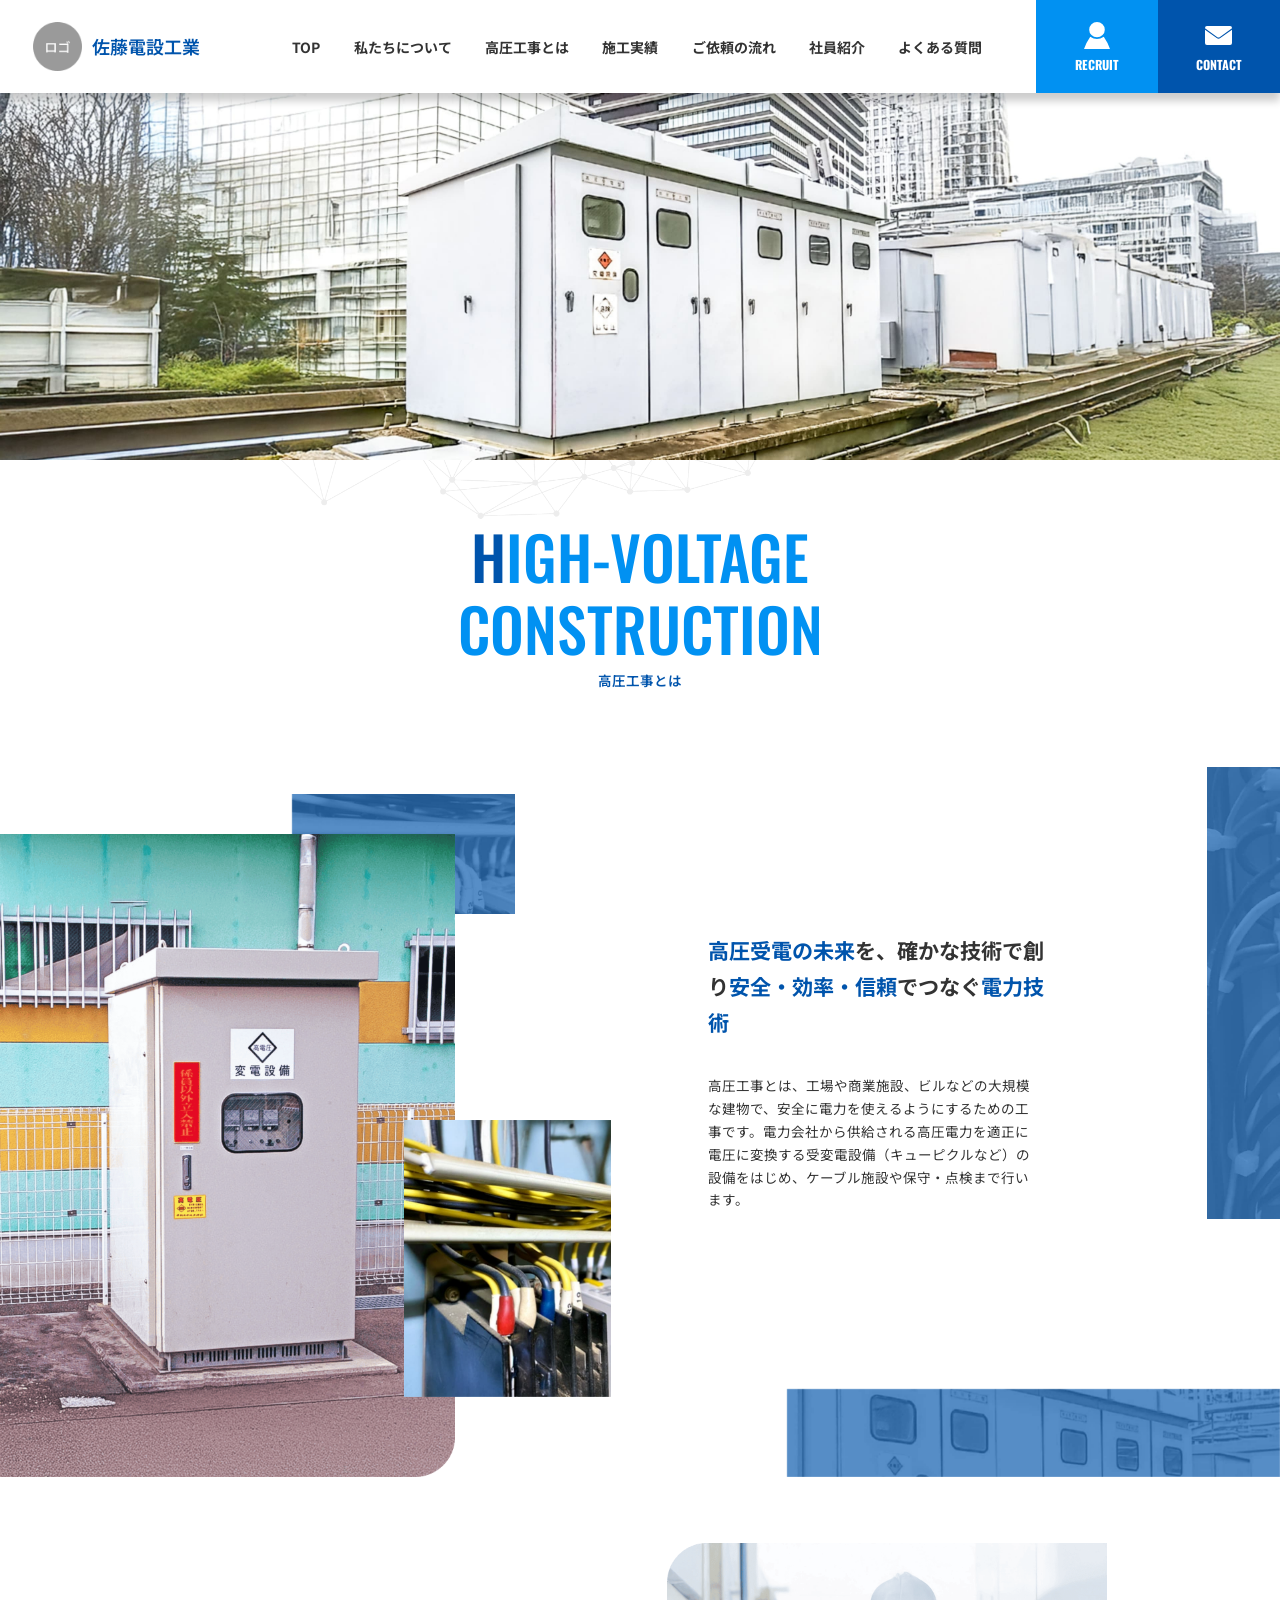
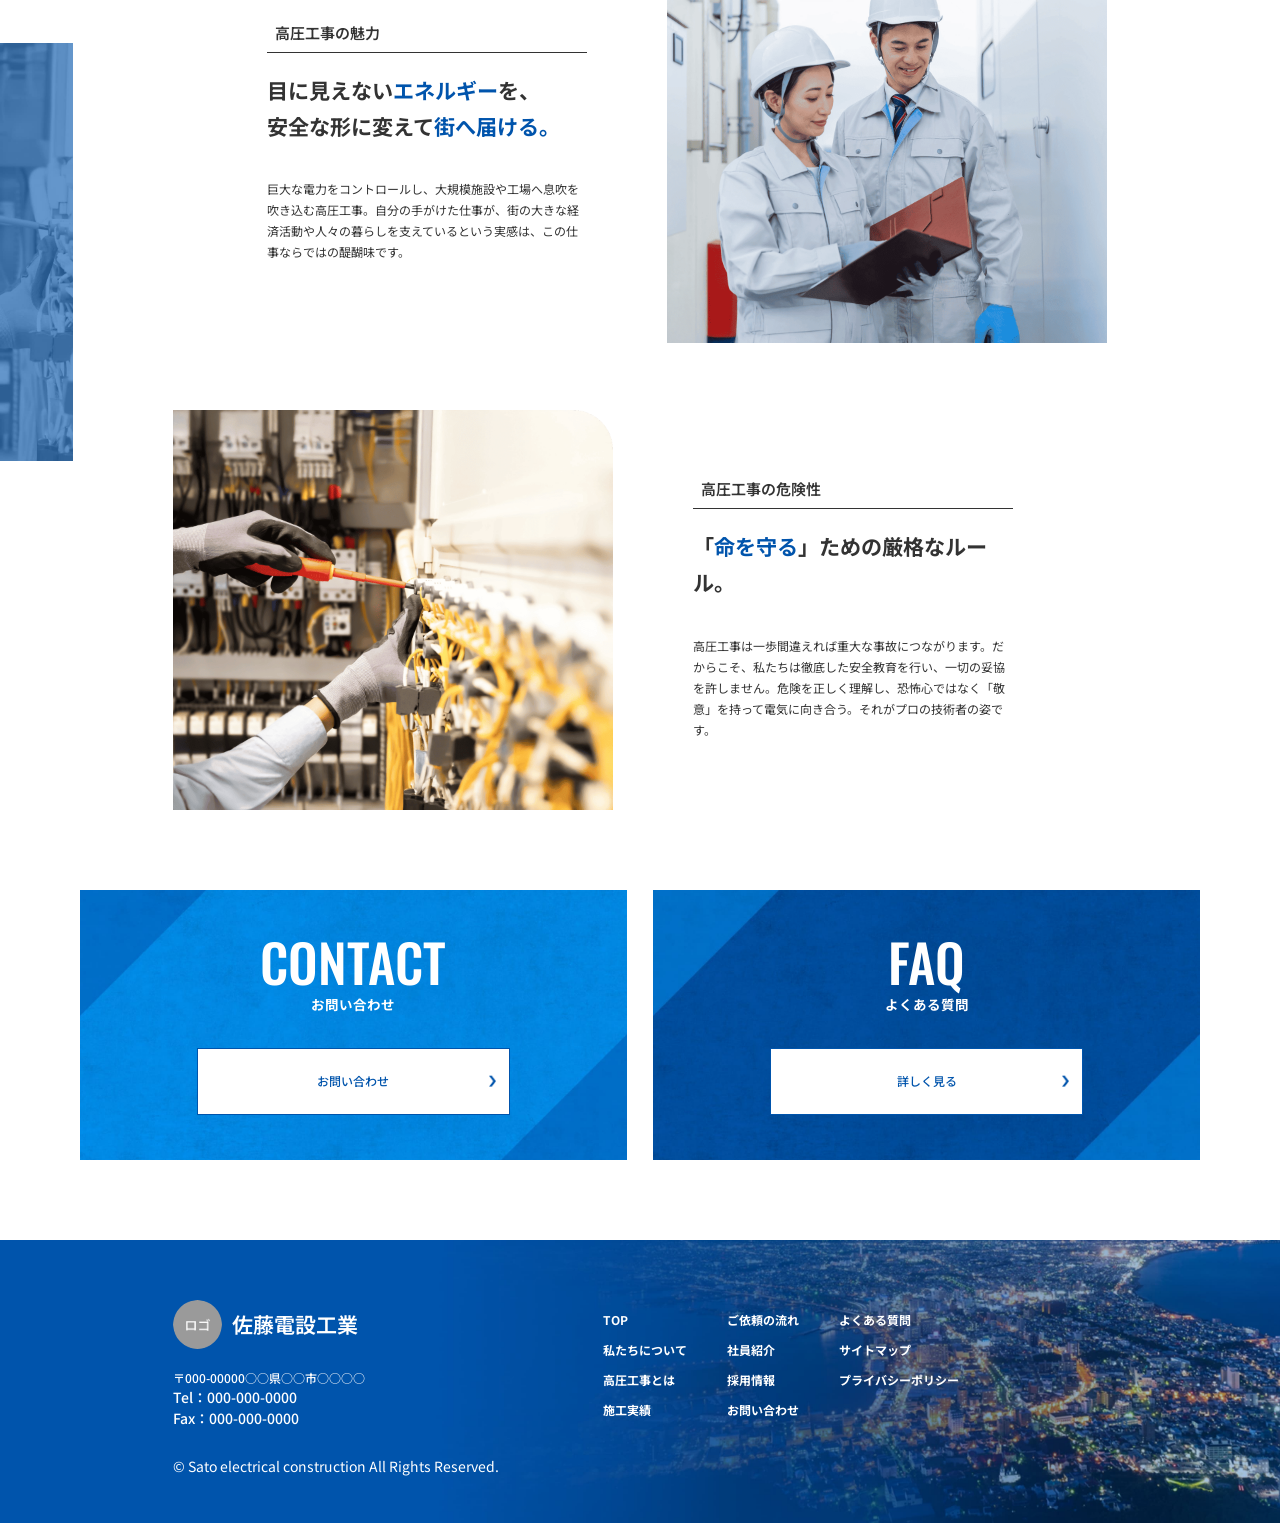
<file: wp-content/themes/sato_densetsu/construction.html>
<!DOCTYPE html>
<html lang="ja">

<head>
    <meta charset="UTF-8" />
    <meta name="viewport" content="width=device-width, initial-scale=1.0" />
    <link rel="stylesheet" href="css/reset.css" />
    <link rel="stylesheet" href="style.css" />
    <link rel="stylesheet" href="css/common.css" />
    <link rel="stylesheet" href="css/animate.css" />
    <link rel="stylesheet" href="css/pages.css" />
    <link rel="stylesheet" href="css/construction.css" />
    <link rel="preconnect" href="https://fonts.googleapis.com">
    <link rel="preconnect" href="https://fonts.gstatic.com" crossorigin>
    <link
        href="https://fonts.googleapis.com/css2?family=Noto+Sans+JP:wght@100..900&family=Oswald:wght@200..700&display=swap"
        rel="stylesheet">
    <title>高圧工事とは</title>
</head>

<body>
    <header class="l-header">
        <div class="header__inner">
            <!-- ロゴ -->
            <a href="/#top" class="header__logo">
                <img src="images/common/header_logo.png" alt="佐藤電設工業株式会社">
                <span class="header__logo-name">佐藤電設工業</span>
            </a>
            <!-- PC ナビ -->
            <nav class="header__nav">
                <ul class="header__nav-list">
                    <li><a href="/#top" class="header__nav-link">TOP</a></li>
                    <li><a href="/about-us.html" class="header__nav-link">私たちについて</a></li>
                    <li><a href="/construction.html" class="header__nav-link">高圧工事とは</a></li>
                    <li><a href="/work-list.html" class="header__nav-link">施工実績</a></li>
                    <li><a href="/process.html" class="header__nav-link">ご依頼の流れ</a></li>
                    <li><a href="/team-list.html" class="header__nav-link">社員紹介</a></li>
                    <li><a href="/faq.html" class="header__nav-link">よくある質問</a></li>
                </ul>
            </nav>
            <!-- RECRUIT / CONTACT ボタン -->
            <ul class="header__btns">
                <li>
                    <a href="/recruit-list.html" class="header__btn header__btn--recruit">
                        <img src="images/common/recruit_icon.svg" alt="" aria-hidden="true">
                        <span>RECRUIT</span>
                    </a>
                </li>
                <li>
                    <a href="/contact.html" class="header__btn header__btn--contact">
                        <img src="images/common/contact.svg" alt="" aria-hidden="true">
                        <span>CONTACT</span>
                    </a>
                </li>
            </ul>
            <!-- SP ハンバーガーボタン -->
            <button class="header__hamburger" id="btn_spmenu" aria-label="メニューを開く" aria-expanded="false"
                aria-controls="sp-menu">
                <span aria-hidden="true"></span>
                <span aria-hidden="true"></span>
                <span aria-hidden="true"></span>
            </button>
        </div>
    </header>

    <!-- SP メニュー -->
    <div class="sp-menu" id="sp-menu" role="dialog" aria-label="メニュー" aria-hidden="true">
        <div class="sp-menu__inner">
            <!-- ヘッダー行 -->
            <div class="sp-menu__head">
                <a href="/#top" class="sp-menu__logo">
                    <img src="images/common/header_logo.png" alt="佐藤電設工業株式会社">
                    <span>佐藤電設工業</span>
                </a>
                <button class="sp-menu__close" id="btn_spmenu_close" aria-label="メニューを閉じる">
                    <span></span>
                    <span></span>
                </button>
            </div>
            <!-- ナビ＋サブ -->
            <div class="sp-menu__body">
                <!-- ナビ 2カラム -->
                <nav class="sp-menu__nav">
                    <ul class="sp-menu__nav-list">
                        <li>
                            <a href="/about-us.html" class="sp-menu__nav-link">
                                <span class="sp-menu__nav-en">ABOUT</span>
                                <span class="sp-menu__nav-ja">私たちについて</span>
                            </a>
                        </li>
                        <li>
                            <a href="/construction.html" class="sp-menu__nav-link">
                                <span class="sp-menu__nav-en">HIGH-VOLTAGE<br>CONSTRUCTION</span>
                                <span class="sp-menu__nav-ja">高圧工事とは</span>
                            </a>
                        </li>
                        <li>
                            <a href="/work-list.html" class="sp-menu__nav-link">
                                <span class="sp-menu__nav-en">WORK</span>
                                <span class="sp-menu__nav-ja">施工実績</span>
                            </a>
                        </li>
                        <li>
                            <a href="/process.html" class="sp-menu__nav-link">
                                <span class="sp-menu__nav-en">PROCESS</span>
                                <span class="sp-menu__nav-ja">ご依頼の流れ</span>
                            </a>
                        </li>
                        <li>
                            <a href="/team-list.html" class="sp-menu__nav-link">
                                <span class="sp-menu__nav-en">OUR TEAM</span>
                                <span class="sp-menu__nav-ja">社員紹介</span>
                            </a>
                        </li>
                        <li>
                            <a href="/recruit-list.html" class="sp-menu__nav-link">
                                <span class="sp-menu__nav-en">RECRUIT</span>
                                <span class="sp-menu__nav-ja">採用情報</span>
                            </a>
                        </li>
                        <li>
                            <a href="/faq.html" class="sp-menu__nav-link">
                                <span class="sp-menu__nav-en">FAQ</span>
                                <span class="sp-menu__nav-ja">よくある質問</span>
                            </a>
                        </li>
                        <li>
                            <a href="/contact.html" class="sp-menu__nav-link">
                                <span class="sp-menu__nav-en">CONTACT</span>
                                <span class="sp-menu__nav-ja">お問い合わせ</span>
                            </a>
                        </li>
                    </ul>
                </nav>
                <!-- サブリンク -->
                <ul class="sp-menu__sub">
                    <li><a href="/site-map.html" class="sp-menu__sub-link">— サイトマップ</a></li>
                    <li><a href="/privacy.html" class="sp-menu__sub-link">— プライバシーポリシー</a></li>
                </ul>
            </div><!-- /.sp-menu__body -->
            <!-- 縦書きデコテキスト -->
            <p class="sp-menu__deco-text" aria-hidden="true">
                <span>SATO ELECTRICAL</span>
                <span class="sp-menu__deco-text--construction">CONSTRUCTION</span>
            </p>
        </div>
    </div>
    <!-- オーバーレイ -->
    <div class="sp-menu__overlay" id="sp-menu-overlay"></div>
    <!-- メインコンテンツ -->
    <main class="l-main">
        <div class="l-page">
            <!-- メインビジュアル -->
            <div class="lower-fv">
                <picture>
                    <source media="(min-width: 768px)" srcset="images/construction/mv_pc.jpg">
                    <img src="images/construction/mv_sp.jpg" alt="高圧工事" class="fv__bg">
                </picture>
            </div>

            <div class="lower-fv-deco" id="fv-deco" aria-hidden="true"></div>

            <!-- ページタイトル -->
            <section class="section_content--intro fadeInUp">
                <div class="section_space">
                    <div class="about-intro__inner">
                        <!-- テキストエリア -->
                        <div class="about-intro__text-area">
                            <h1 class="lower-page-title">
                                <span class="lower-page-title-en">HIGH-VOLTAGE<br>CONSTRUCTION</span>
                                <span class="lower-page-title-ja">高圧工事とは</span>
                            </h1>
                        </div>
                    </div>
                </div>
            </section>

            <!-- 高圧工事とは コンテンツ -->
            <section class="section_content--construction-intro">
                <div class="section_space">
                    <div class="construction-intro__inner">
                        <!-- テキスト -->
                        <div class="construction-intro__text-area fadeInUp">
                            <h2 class="construction-intro__catch">
                                <em>高圧受電の未来</em>を、確かな技術で創り<em>安全・効率・信頼</em>でつなぐ<em>電力技術</em>
                            </h2>
                            <p class="construction-intro__desc">
                                高圧工事とは、工場や商業施設、ビルなどの大規模な建物で、安全に電力を使えるようにするための工事です。電力会社から供給される高圧電力を適正に電圧に変換する受変電設備（キューピクルなど）の設備をはじめ、ケーブル施設や保守・点検まで行います。
                            </p>
                        </div>
                        <!-- 画像エリア -->
                        <div class="construction-intro__img-area">
                            <div class="construction-intro__img-main">
                                <picture>
                                    <source media="(min-width: 768px)"
                                        srcset="images/construction/construction-img-main-pc.png">
                                    <img src="images/construction/construction-img-main-sp.png" alt="屋外に設置された変電設備">
                                </picture>
                            </div>
                            <div class="construction-intro__img-sub-01">
                                <img src="images/construction/construction-img-sub-01.jpg" alt="高圧ケーブルの配線">
                            </div>
                            <div class="construction-intro__img-sub-02 pc_in">
                                <img src="images/construction/construction-img-sub-02.jpg" alt="高圧受電設備の配線接続部">
                            </div>
                        </div>
                    </div>
                </div>
            </section>

            <!-- 高圧工事の魅力・危険性 -->
            <section class="section_content--features-detail">
                <div class="section_space">
                    <h2 class="sr-only">高圧工事の特徴</h2>
                    <ul class="features-detail__list">

                        <!-- 魅力 -->
                        <li class="features-detail__item">
                            <div class="features-detail__text-area fadeInUp">
                                <p class="features-detail__badge">高圧工事の魅力</p>
                                <h3 class="features-detail__catch">目に見えない<em>エネルギー</em>を、<br>安全な形に変えて<em>街へ届ける。</em>
                                </h3>
                                <p class="features-detail__desc">
                                    巨大な電力をコントロールし、大規模施設や工場へ息吹を吹き込む高圧工事。自分の手がけた仕事が、街の大きな経済活動や人々の暮らしを支えているという実感は、この仕事ならではの醍醐味です。
                                </p>
                            </div>
                            <div class="features-detail__img-area curtain-reveal">
                                <picture>
                                    <source media="(min-width: 768px)"
                                        srcset="images/construction/features-charm_img-pc.png">
                                    <img src="images/construction/features-charm_img-sp.png" alt="高圧工事の魅力">
                                </picture>
                            </div>
                        </li>

                        <!-- 危険性 -->
                        <li class="features-detail__item">
                            <div class="features-detail__text-area fadeInUp">
                                <p class="features-detail__badge">高圧工事の危険性</p>
                                <h3 class="features-detail__catch">「<em>命を守る</em>」ための厳格なルール。</h3>
                                <p class="features-detail__desc">
                                    高圧工事は一歩間違えれば重大な事故につながります。だからこそ、私たちは徹底した安全教育を行い、一切の妥協を許しません。危険を正しく理解し、恐怖心ではなく「敬意」を持って電気に向き合う。それがプロの技術者の姿です。
                                </p>
                            </div>
                            <div class="features-detail__img-area curtain-reveal">
                                <picture>
                                    <source media="(min-width: 768px)"
                                        srcset="images/construction/features-danger_img-pc.png">
                                    <img src="images/construction/features-danger_img-sp.png" alt="高圧工事の危険性">
                                </picture>
                            </div>
                        </li>

                    </ul>
                </div>
            </section>


        </div>
    </main>

    <!-- フッター -->
    <footer class="l-footer">
        <!-- CONTACT / FAQ バナー -->
        <div class="footer-banners fadeInUp">
            <div class="section_space">
                <ul class="footer-banners__list">
                    <li class="footer-banners__item">
                        <div class="footer-banner footer-banner--contact">
                            <div class="footer-banner__body">
                                <div class="footer-banner__title">
                                    <p class="footer-banner__en">CONTACT</p>
                                    <p class="footer-banner__ja">お問い合わせ</p>
                                </div>
                                <a href="/contact.html" class="c-btn is-white">お問い合わせ <img class="c-btn__arrow"
                                        src="images/common/cp_arrow-blue.png" alt="" aria-hidden="true"></a>
                            </div>
                        </div>
                    </li>
                    <li class="footer-banners__item">
                        <div class="footer-banner footer-banner--faq">
                            <div class="footer-banner__body">
                                <div class="footer-banner__title">
                                    <p class="footer-banner__en">FAQ</p>
                                    <p class="footer-banner__ja">よくある質問</p>
                                </div>
                                <a href="/faq.html" class="c-btn is-white">詳しく見る <img class="c-btn__arrow"
                                        src="images/common/cp_arrow-blue.png" alt="" aria-hidden="true"></a>
                            </div>
                        </div>
                    </li>
                </ul>
            </div>
        </div>
        <div class="footer__inner">
            <div class="footer__body">
                <!-- ロゴ・会社情報 -->
                <div class="footer__info">
                    <a href="/#top" class="footer__logo">
                        <img src="images/common/footer_logo.png" alt="佐藤電設工業株式会社">
                        <span>佐藤電設工業</span>
                    </a>
                    <address class="footer__address">
                        <p>〒000-00000<br class="sp_in">○○県○○市○○○○</p>
                        <p><a href="tel:000-000-0000">Tel：000-000-0000</a><br><span class="not-link"><a
                                    href="tel:000-000-0000">Fax：000-000-0000</a></span></p>
                    </address>
                </div>
                <!-- PCナビ -->
                <nav class="footer__nav">
                    <ul class="footer__nav-col">
                        <li><a href="/#top" class="footer__nav-link">TOP</a></li>
                        <li><a href="/about-us.html" class="footer__nav-link">私たちについて</a></li>
                        <li><a href="/construction.html" class="footer__nav-link">高圧工事とは</a></li>
                        <li><a href="/work-list.html" class="footer__nav-link">施工実績</a></li>
                    </ul>
                    <ul class="footer__nav-col">
                        <li><a href="/process.html" class="footer__nav-link">ご依頼の流れ</a></li>
                        <li><a href="/team-list.html" class="footer__nav-link">社員紹介</a></li>
                        <li><a href="/recruit-list.html" class="footer__nav-link">採用情報</a></li>
                        <li><a href="/contact.html" class="footer__nav-link">お問い合わせ</a></li>
                    </ul>
                    <ul class="footer__nav-col">
                        <li><a href="/faq.html" class="footer__nav-link">よくある質問</a></li>
                        <li><a href="/site-map.html" class="footer__nav-link">サイトマップ</a></li>
                        <li><a href="/privacy.html" class="footer__nav-link">プライバシーポリシー</a></li>
                    </ul>
                </nav>
            </div>
            <p class="footer__copyright">© Sato electrical construction All Rights Reserved.</p>
        </div>
    </footer>

    <!-- ページトップ -->
    <button class="page-top" id="page-top" aria-label="ページトップへ"></button>
    <script src="https://cdn.jsdelivr.net/npm/swiper@11/swiper-bundle.min.js"></script>
    <script src="js/script.js"></script>
</body>

</html>
</file>
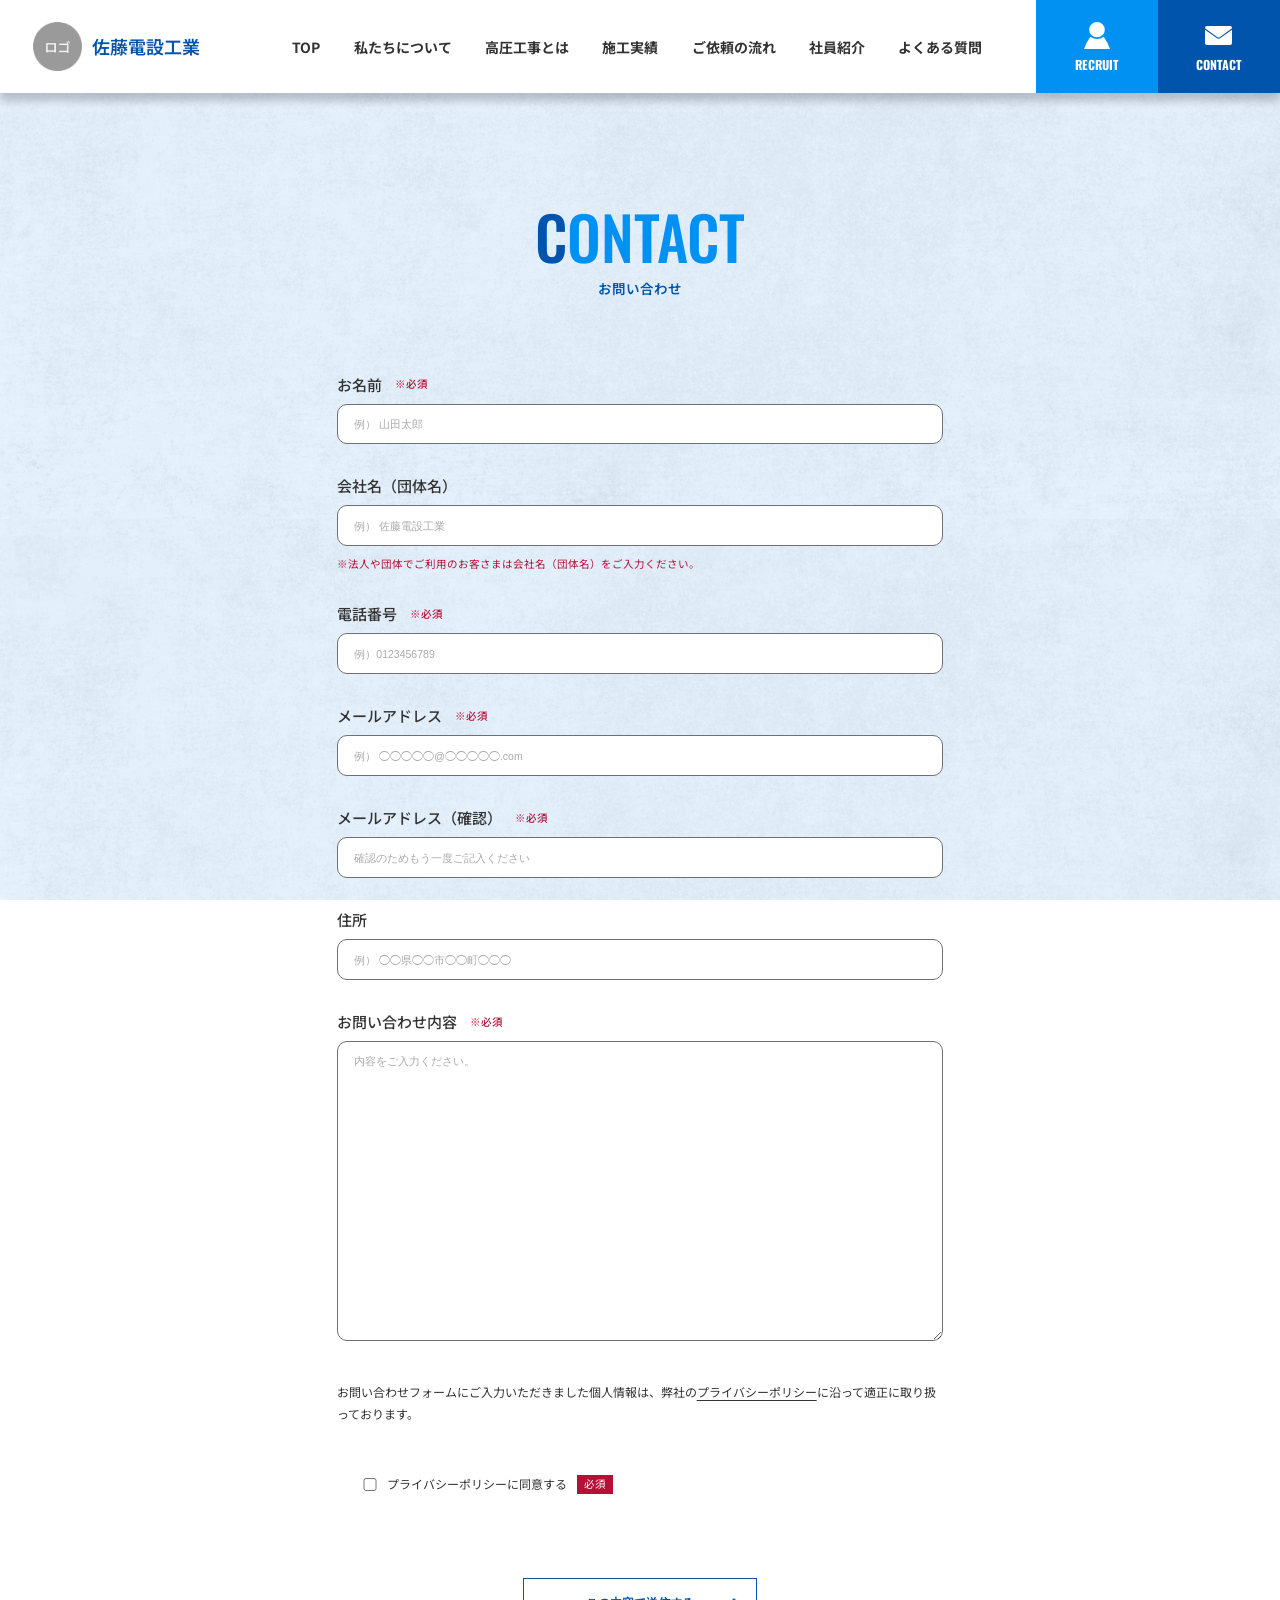
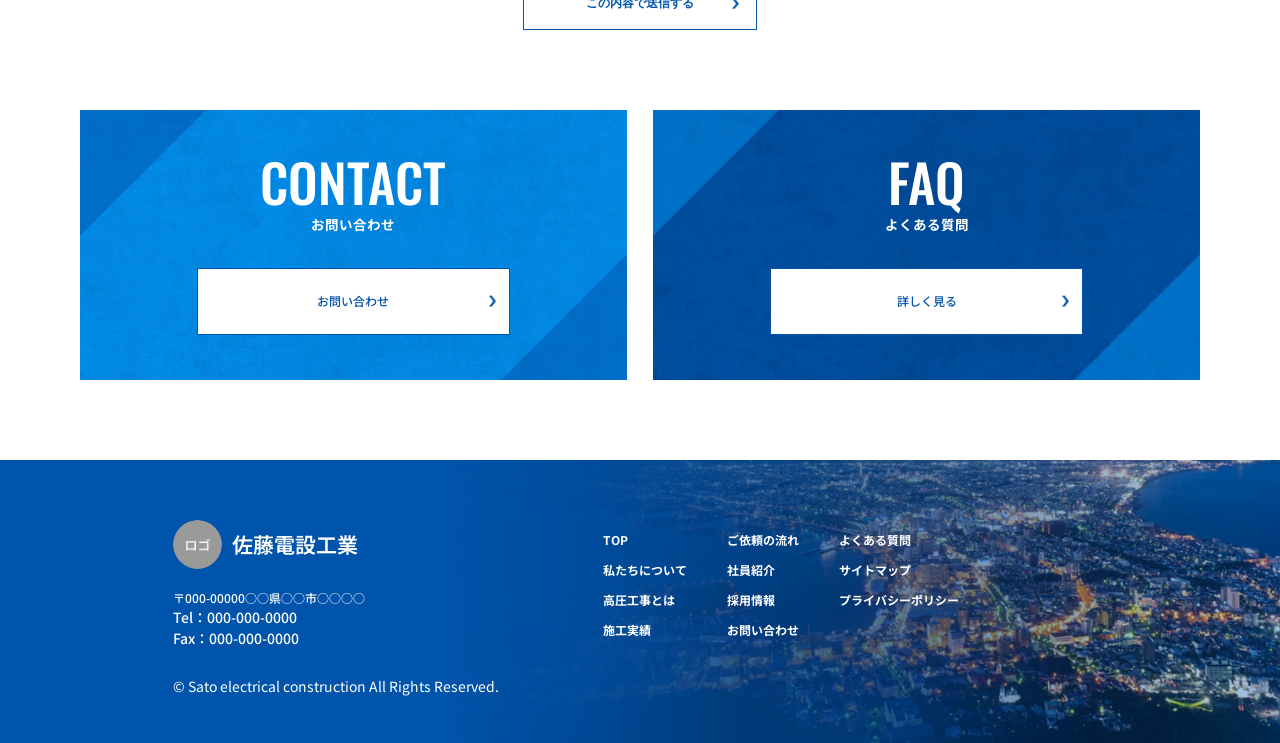
<file: wp-content/themes/sato_densetsu/contact.html>
<!DOCTYPE html>
<html lang="ja">

<head>
    <meta charset="UTF-8" />
    <meta name="viewport" content="width=device-width, initial-scale=1.0" />
    <link rel="stylesheet" href="https://cdn.jsdelivr.net/npm/swiper@11/swiper-bundle.min.css">
    <link rel="stylesheet" href="css/reset.css" />
    <link rel="stylesheet" href="style.css" />
    <link rel="stylesheet" href="css/common.css" />
    <link rel="stylesheet" href="css/animate.css" />
    <link rel="stylesheet" href="css/pages.css" />
    <link rel="stylesheet" href="css/contact.css" />
    <link rel="preconnect" href="https://fonts.googleapis.com">
    <link rel="preconnect" href="https://fonts.gstatic.com" crossorigin>
    <link
        href="https://fonts.googleapis.com/css2?family=Noto+Sans+JP:wght@100..900&family=Oswald:wght@200..700&display=swap"
        rel="stylesheet">
    <title>お問い合わせ</title>
</head>

<body>
    <header class="l-header">
        <div class="header__inner">
            <!-- ロゴ -->
            <a href="/#top" class="header__logo">
                <img src="images/common/header_logo.png" alt="佐藤電設工業株式会社">
                <span class="header__logo-name">佐藤電設工業</span>
            </a>
            <!-- PC ナビ -->
            <nav class="header__nav">
                <ul class="header__nav-list">
                    <li><a href="/#top" class="header__nav-link">TOP</a></li>
                    <li><a href="/about-us.html" class="header__nav-link">私たちについて</a></li>
                    <li><a href="/construction.html" class="header__nav-link">高圧工事とは</a></li>
                    <li><a href="/work-list.html" class="header__nav-link">施工実績</a></li>
                    <li><a href="/process.html" class="header__nav-link">ご依頼の流れ</a></li>
                    <li><a href="/team-list.html" class="header__nav-link">社員紹介</a></li>
                    <li><a href="/faq.html" class="header__nav-link">よくある質問</a></li>
                </ul>
            </nav>
            <!-- RECRUIT / CONTACT ボタン -->
            <ul class="header__btns">
                <li>
                    <a href="/recruit-list.html" class="header__btn header__btn--recruit">
                        <img src="images/common/recruit_icon.svg" alt="" aria-hidden="true">
                        <span>RECRUIT</span>
                    </a>
                </li>
                <li>
                    <a href="/contact.html" class="header__btn header__btn--contact">
                        <img src="images/common/contact.svg" alt="" aria-hidden="true">
                        <span>CONTACT</span>
                    </a>
                </li>
            </ul>
            <!-- SP ハンバーガーボタン -->
            <button class="header__hamburger" id="btn_spmenu" aria-label="メニューを開く" aria-expanded="false"
                aria-controls="sp-menu">
                <span aria-hidden="true"></span>
                <span aria-hidden="true"></span>
                <span aria-hidden="true"></span>
            </button>
        </div>
    </header>

    <!-- SP メニュー -->
    <div class="sp-menu" id="sp-menu" role="dialog" aria-label="メニュー" aria-hidden="true">
        <div class="sp-menu__inner">
            <!-- ヘッダー行 -->
            <div class="sp-menu__head">
                <a href="/#top" class="sp-menu__logo">
                    <img src="images/common/header_logo.png" alt="佐藤電設工業株式会社">
                    <span>佐藤電設工業</span>
                </a>
                <button class="sp-menu__close" id="btn_spmenu_close" aria-label="メニューを閉じる">
                    <span></span>
                    <span></span>
                </button>
            </div>
            <!-- ナビ＋サブ -->
            <div class="sp-menu__body">
                <!-- ナビ 2カラム -->
                <nav class="sp-menu__nav">
                    <ul class="sp-menu__nav-list">
                        <li>
                            <a href="/about-us.html" class="sp-menu__nav-link">
                                <span class="sp-menu__nav-en">ABOUT</span>
                                <span class="sp-menu__nav-ja">私たちについて</span>
                            </a>
                        </li>
                        <li>
                            <a href="/construction.html" class="sp-menu__nav-link">
                                <span class="sp-menu__nav-en">HIGH-VOLTAGE<br>CONSTRUCTION</span>
                                <span class="sp-menu__nav-ja">高圧工事とは</span>
                            </a>
                        </li>
                        <li>
                            <a href="/work-list.html" class="sp-menu__nav-link">
                                <span class="sp-menu__nav-en">WORK</span>
                                <span class="sp-menu__nav-ja">施工実績</span>
                            </a>
                        </li>
                        <li>
                            <a href="/process.html" class="sp-menu__nav-link">
                                <span class="sp-menu__nav-en">PROCESS</span>
                                <span class="sp-menu__nav-ja">ご依頼の流れ</span>
                            </a>
                        </li>
                        <li>
                            <a href="/team-list.html" class="sp-menu__nav-link">
                                <span class="sp-menu__nav-en">OUR TEAM</span>
                                <span class="sp-menu__nav-ja">社員紹介</span>
                            </a>
                        </li>
                        <li>
                            <a href="/recruit-list.html" class="sp-menu__nav-link">
                                <span class="sp-menu__nav-en">RECRUIT</span>
                                <span class="sp-menu__nav-ja">採用情報</span>
                            </a>
                        </li>
                        <li>
                            <a href="/faq.html" class="sp-menu__nav-link">
                                <span class="sp-menu__nav-en">FAQ</span>
                                <span class="sp-menu__nav-ja">よくある質問</span>
                            </a>
                        </li>
                        <li>
                            <a href="/contact.html" class="sp-menu__nav-link">
                                <span class="sp-menu__nav-en">CONTACT</span>
                                <span class="sp-menu__nav-ja">お問い合わせ</span>
                            </a>
                        </li>
                    </ul>
                </nav>
                <!-- サブリンク -->
                <ul class="sp-menu__sub">
                    <li><a href="/site-map.html" class="sp-menu__sub-link">— サイトマップ</a></li>
                    <li><a href="/privacy.html" class="sp-menu__sub-link">— プライバシーポリシー</a></li>
                </ul>
            </div><!-- /.sp-menu__body -->
            <!-- 縦書きデコテキスト -->
            <p class="sp-menu__deco-text" aria-hidden="true">
                <span>SATO ELECTRICAL</span>
                <span class="sp-menu__deco-text--construction">CONSTRUCTION</span>
            </p>
        </div>
    </div>
    <!-- オーバーレイ -->
    <div class="sp-menu__overlay" id="sp-menu-overlay"></div>
    <!-- メインコンテンツ -->
    <main class="l-main">
        <div class="l-page">
            <!-- ページタイトル -->
            <section class="section_content--intro fadeInUp">
                <div class="section_space">
                    <h1 class="lower-page-title">
                        <span class="lower-page-title-en">CONTACT</span>
                        <span class="lower-page-title-ja">お問い合わせ</span>
                    </h1>
                </div>
            </section>

            <!-- お問い合わせフォーム -->
            <section class="section_content--contact fadeInUp">
                <h2 class="sr-only">お問い合わせフォーム</h2>
                <div class="section_space">
                    <form class="contact-form" action="#" method="post" novalidate>
                        <!-- お名前 -->
                        <div class="contact-form__group">
                            <label class="contact-form__label" for="name">
                                お名前
                                <span class="contact-form__badge">※必須</span>
                            </label>
                            <input class="contact-form__input" type="text" id="name" name="name" placeholder="例） 山田太郎"
                                required>
                        </div>
                        <!-- 会社名 -->
                        <div class="contact-form__group">
                            <label class="contact-form__label" for="company">
                                会社名（団体名）
                            </label>
                            <input class="contact-form__input" type="text" id="company" name="company"
                                placeholder="例） 佐藤電設工業">
                            <span class="contact-form__note">※法人や団体でご利用のお客さまは会社名（団体名）をご入力ください。</span>
                        </div>
                        <!-- 電話番号 -->
                        <div class="contact-form__group">
                            <label class="contact-form__label" for="tel">
                                電話番号
                                <span class="contact-form__badge">※必須</span>
                            </label>
                            <input class="contact-form__input" type="tel" id="tel" name="tel" placeholder="例）0123456789"
                                required>
                        </div>
                        <!-- メールアドレス -->
                        <div class="contact-form__group">
                            <label class="contact-form__label" for="email">
                                メールアドレス
                                <span class="contact-form__badge">※必須</span>
                            </label>
                            <input class="contact-form__input" type="email" id="email" name="email"
                                placeholder="例） ◯◯◯◯◯@◯◯◯◯◯.com" required>
                        </div>
                        <!-- メールアドレス（確認） -->
                        <div class="contact-form__group">
                            <label class="contact-form__label" for="email-confirm">
                                メールアドレス（確認）
                                <span class="contact-form__badge">※必須</span>
                            </label>
                            <input class="contact-form__input" type="email" id="email-confirm" name="email-confirm"
                                placeholder="確認のためもう一度ご記入ください" required>
                        </div>
                        <!-- 住所 -->
                        <div class="contact-form__group">
                            <label class="contact-form__label" for="address">住所</label>
                            <input class="contact-form__input" type="text" id="address" name="address"
                                placeholder="例） ◯◯県◯◯市◯◯町◯◯◯">
                        </div>
                        <!-- お問い合わせ内容 -->
                        <div class="contact-form__group">
                            <label class="contact-form__label" for="message">
                                お問い合わせ内容
                                <span class="contact-form__badge">※必須</span>
                            </label>
                            <textarea class="contact-form__textarea" id="message" name="message"
                                placeholder="内容をご入力ください。" required></textarea>
                        </div>
                        <!-- プライバシーポリシー -->
                        <p class="contact-form__privacy-note">お問い合わせフォームにご入力いただきました個人情報は、弊社の<a href="/privacy.html"
                                target="_blank" class="contact-form__privacy-link">プライバシーポリシー</a>に沿って適正に取り扱っております。</p>
                        <div class="contact-form__agree">
                            <label class="contact-form__agree-label">
                                <input class="contact-form__checkbox" type="checkbox" name="agree" required>
                                プライバシーポリシーに同意する
                                <span class="contact-form__badge">必須</span>
                            </label>
                        </div>
                        <!-- 送信ボタン -->
                        <div class="contact-form__submit-wrap">
                            <button class="contact-form__submit" type="submit">
                                この内容で送信する
                                <img src="images/common/cp_arrow-blue.png" class="contact-form__submit-arrow" alt=""
                                    aria-hidden="true">
                            </button>
                        </div>
                    </form>
                </div>
            </section>
        </div>
    </main>

    <!-- フッター -->
    <footer class="l-footer">
        <!-- CONTACT / FAQ バナー -->
        <div class="footer-banners fadeInUp">
            <div class="section_space">
                <ul class="footer-banners__list">
                    <li class="footer-banners__item">
                        <div class="footer-banner footer-banner--contact">
                            <div class="footer-banner__body">
                                <div class="footer-banner__title">
                                    <p class="footer-banner__en">CONTACT</p>
                                    <p class="footer-banner__ja">お問い合わせ</p>
                                </div>
                                <a href="/contact.html" class="c-btn is-white">お問い合わせ <img class="c-btn__arrow"
                                        src="images/common/cp_arrow-blue.png" alt="" aria-hidden="true"></a>
                            </div>
                        </div>
                    </li>
                    <li class="footer-banners__item">
                        <div class="footer-banner footer-banner--faq">
                            <div class="footer-banner__body">
                                <div class="footer-banner__title">
                                    <p class="footer-banner__en">FAQ</p>
                                    <p class="footer-banner__ja">よくある質問</p>
                                </div>
                                <a href="/faq.html" class="c-btn is-white">詳しく見る <img class="c-btn__arrow"
                                        src="images/common/cp_arrow-blue.png" alt="" aria-hidden="true"></a>
                            </div>
                        </div>
                    </li>
                </ul>
            </div>
        </div>
        <div class="footer__inner">
            <div class="footer__body">
                <!-- ロゴ・会社情報 -->
                <div class="footer__info">
                    <a href="/#top" class="footer__logo">
                        <img src="images/common/footer_logo.png" alt="佐藤電設工業株式会社">
                        <span>佐藤電設工業</span>
                    </a>
                    <address class="footer__address">
                        <p>〒000-00000<br class="sp_in">○○県○○市○○○○</p>
                        <p><a href="tel:000-000-0000">Tel：000-000-0000</a><br><span class="not-link"><a
                                    href="tel:000-000-0000">Fax：000-000-0000</a></span></p>
                    </address>
                </div>
                <!-- PCナビ -->
                <nav class="footer__nav">
                    <ul class="footer__nav-col">
                        <li><a href="/#top" class="footer__nav-link">TOP</a></li>
                        <li><a href="/about-us.html" class="footer__nav-link">私たちについて</a></li>
                        <li><a href="/construction.html" class="footer__nav-link">高圧工事とは</a></li>
                        <li><a href="/work-list.html" class="footer__nav-link">施工実績</a></li>
                    </ul>
                    <ul class="footer__nav-col">
                        <li><a href="/process.html" class="footer__nav-link">ご依頼の流れ</a></li>
                        <li><a href="/team-list.html" class="footer__nav-link">社員紹介</a></li>
                        <li><a href="/recruit-list.html" class="footer__nav-link">採用情報</a></li>
                        <li><a href="/contact.html" class="footer__nav-link">お問い合わせ</a></li>
                    </ul>
                    <ul class="footer__nav-col">
                        <li><a href="/faq.html" class="footer__nav-link">よくある質問</a></li>
                        <li><a href="/site-map.html" class="footer__nav-link">サイトマップ</a></li>
                        <li><a href="/privacy.html" class="footer__nav-link">プライバシーポリシー</a></li>
                    </ul>
                </nav>
            </div>
            <p class="footer__copyright">© Sato electrical construction All Rights Reserved.</p>
        </div>
    </footer>

    <!-- ページトップ -->
    <button class="page-top" id="page-top" aria-label="ページトップへ"></button>
    <script src="https://cdn.jsdelivr.net/npm/swiper@11/swiper-bundle.min.js"></script>
    <script src="js/script.js"></script>
    <script src="js/pages.js"></script>
</body>

</html>
</file>
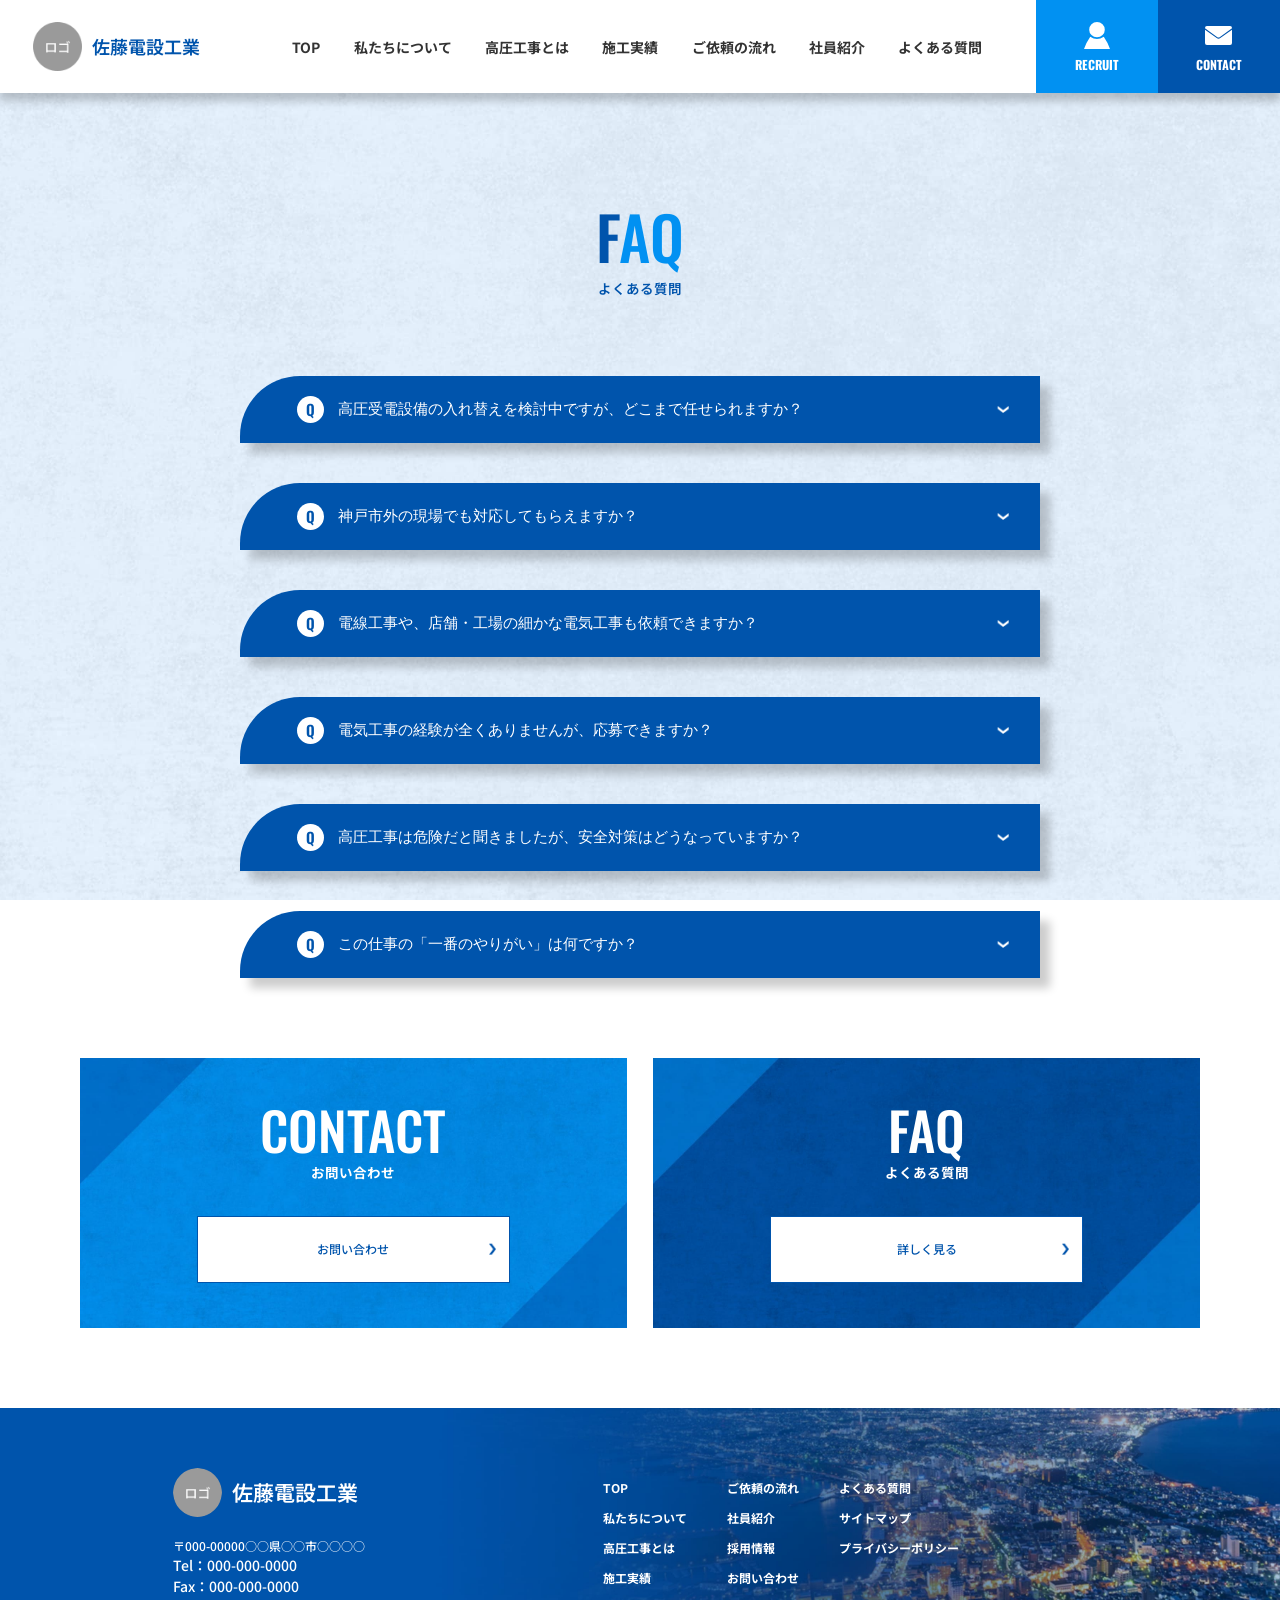
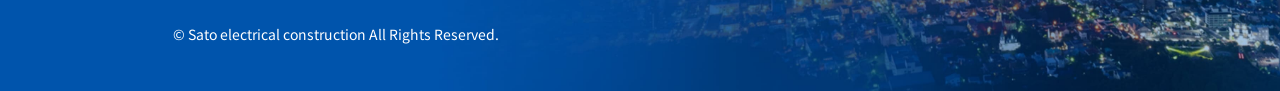
<file: wp-content/themes/sato_densetsu/faq.html>
<!DOCTYPE html>
<html lang="ja">

<head>
    <meta charset="UTF-8" />
    <meta name="viewport" content="width=device-width, initial-scale=1.0" />
    <link rel="stylesheet" href="https://cdn.jsdelivr.net/npm/swiper@11/swiper-bundle.min.css">
    <link rel="stylesheet" href="css/reset.css" />
    <link rel="stylesheet" href="style.css" />
    <link rel="stylesheet" href="css/common.css" />
    <link rel="stylesheet" href="css/animate.css" />
    <link rel="stylesheet" href="css/pages.css" />
    <link rel="stylesheet" href="css/faq.css" />
    <link rel="preconnect" href="https://fonts.googleapis.com">
    <link rel="preconnect" href="https://fonts.gstatic.com" crossorigin>
    <link
        href="https://fonts.googleapis.com/css2?family=Noto+Sans+JP:wght@100..900&family=Oswald:wght@200..700&display=swap"
        rel="stylesheet">
    <title>よくある質問</title>
</head>

<body>
    <header class="l-header">
        <div class="header__inner">
            <!-- ロゴ -->
            <a href="/#top" class="header__logo">
                <img src="images/common/header_logo.png" alt="佐藤電設工業株式会社">
                <span class="header__logo-name">佐藤電設工業</span>
            </a>
            <!-- PC ナビ -->
            <nav class="header__nav">
                <ul class="header__nav-list">
                    <li><a href="/#top" class="header__nav-link">TOP</a></li>
                    <li><a href="/about-us.html" class="header__nav-link">私たちについて</a></li>
                    <li><a href="/construction.html" class="header__nav-link">高圧工事とは</a></li>
                    <li><a href="/work-list.html" class="header__nav-link">施工実績</a></li>
                    <li><a href="/process.html" class="header__nav-link">ご依頼の流れ</a></li>
                    <li><a href="/team-list.html" class="header__nav-link">社員紹介</a></li>
                    <li><a href="/faq.html" class="header__nav-link">よくある質問</a></li>
                </ul>
            </nav>
            <!-- RECRUIT / CONTACT ボタン -->
            <ul class="header__btns">
                <li>
                    <a href="/recruit-list.html" class="header__btn header__btn--recruit">
                        <img src="images/common/recruit_icon.svg" alt="" aria-hidden="true">
                        <span>RECRUIT</span>
                    </a>
                </li>
                <li>
                    <a href="/contact.html" class="header__btn header__btn--contact">
                        <img src="images/common/contact.svg" alt="" aria-hidden="true">
                        <span>CONTACT</span>
                    </a>
                </li>
            </ul>
            <!-- SP ハンバーガーボタン -->
            <button class="header__hamburger" id="btn_spmenu" aria-label="メニューを開く" aria-expanded="false"
                aria-controls="sp-menu">
                <span aria-hidden="true"></span>
                <span aria-hidden="true"></span>
                <span aria-hidden="true"></span>
            </button>
        </div>
    </header>

    <!-- SP メニュー -->
    <div class="sp-menu" id="sp-menu" role="dialog" aria-label="メニュー" aria-hidden="true">
        <div class="sp-menu__inner">
            <!-- ヘッダー行 -->
            <div class="sp-menu__head">
                <a href="/#top" class="sp-menu__logo">
                    <img src="images/common/header_logo.png" alt="佐藤電設工業株式会社">
                    <span>佐藤電設工業</span>
                </a>
                <button class="sp-menu__close" id="btn_spmenu_close" aria-label="メニューを閉じる">
                    <span></span>
                    <span></span>
                </button>
            </div>
            <!-- ナビ＋サブ -->
            <div class="sp-menu__body">
                <!-- ナビ 2カラム -->
                <nav class="sp-menu__nav">
                    <ul class="sp-menu__nav-list">
                        <li>
                            <a href="/about-us.html" class="sp-menu__nav-link">
                                <span class="sp-menu__nav-en">ABOUT</span>
                                <span class="sp-menu__nav-ja">私たちについて</span>
                            </a>
                        </li>
                        <li>
                            <a href="/construction.html" class="sp-menu__nav-link">
                                <span class="sp-menu__nav-en">HIGH-VOLTAGE<br>CONSTRUCTION</span>
                                <span class="sp-menu__nav-ja">高圧工事とは</span>
                            </a>
                        </li>
                        <li>
                            <a href="/work-list.html" class="sp-menu__nav-link">
                                <span class="sp-menu__nav-en">WORK</span>
                                <span class="sp-menu__nav-ja">施工実績</span>
                            </a>
                        </li>
                        <li>
                            <a href="/process.html" class="sp-menu__nav-link">
                                <span class="sp-menu__nav-en">PROCESS</span>
                                <span class="sp-menu__nav-ja">ご依頼の流れ</span>
                            </a>
                        </li>
                        <li>
                            <a href="/team-list.html" class="sp-menu__nav-link">
                                <span class="sp-menu__nav-en">OUR TEAM</span>
                                <span class="sp-menu__nav-ja">社員紹介</span>
                            </a>
                        </li>
                        <li>
                            <a href="/recruit-list.html" class="sp-menu__nav-link">
                                <span class="sp-menu__nav-en">RECRUIT</span>
                                <span class="sp-menu__nav-ja">採用情報</span>
                            </a>
                        </li>
                        <li>
                            <a href="/faq.html" class="sp-menu__nav-link">
                                <span class="sp-menu__nav-en">FAQ</span>
                                <span class="sp-menu__nav-ja">よくある質問</span>
                            </a>
                        </li>
                        <li>
                            <a href="/contact.html" class="sp-menu__nav-link">
                                <span class="sp-menu__nav-en">CONTACT</span>
                                <span class="sp-menu__nav-ja">お問い合わせ</span>
                            </a>
                        </li>
                    </ul>
                </nav>
                <!-- サブリンク -->
                <ul class="sp-menu__sub">
                    <li><a href="/site-map.html" class="sp-menu__sub-link">— サイトマップ</a></li>
                    <li><a href="/privacy.html" class="sp-menu__sub-link">— プライバシーポリシー</a></li>
                </ul>
            </div><!-- /.sp-menu__body -->
            <!-- 縦書きデコテキスト -->
            <p class="sp-menu__deco-text" aria-hidden="true">
                <span>SATO ELECTRICAL</span>
                <span class="sp-menu__deco-text--construction">CONSTRUCTION</span>
            </p>
        </div>
    </div>
    <!-- オーバーレイ -->
    <div class="sp-menu__overlay" id="sp-menu-overlay"></div>
    <!-- メインコンテンツ -->
    <main class="l-main">
        <div class="l-page">
            <!-- ページタイトル -->
            <section class="section_content--intro fadeInUp">
                <div class="section_space">
                    <h1 class="lower-page-title">
                        <span class="lower-page-title-en">FAQ</span>
                        <span class="lower-page-title-ja">よくある質問</span>
                    </h1>
                </div>
            </section>

            <!-- よくある質問 -->
            <section class="section_content--faq fadeInUp">
                <div class="section_space">
                    <h2 class="sr-only">質問リスト</h2>
                    <dl class="faq__list">
                        <div class="faq__item">
                            <dt>
                                <button class="faq__question" aria-expanded="false">
                                    <span class="faq__question-icon" aria-hidden="true">Q</span>
                                    <span class="faq__question-text">高圧受電設備の入れ替えを検討中ですが、どこまで任せられますか？</span>
                                    <img src="images/common/cp_arrow.png" class="faq__arrow" alt="" aria-hidden="true">
                                </button>
                            </dt>
                            <dd class="faq__answer">
                                <div class="faq__answer__inner">
                                    <span class="faq__answer-icon" aria-hidden="true">A</span>
                                    <p class="faq__answer-text">
                                        当社では、計画立案から必要な重機・機材の手配、電力会社への申請、実際の施工、試験調整まで、すべてワンストップで対応可能です。窓口を一本化することで、お客様の管理工数を大幅に削減し、スムーズな工事を実現します。
                                    </p>
                                </div>
                            </dd>
                        </div>
                        <div class="faq__item">
                            <dt>
                                <button class="faq__question" aria-expanded="false">
                                    <span class="faq__question-icon" aria-hidden="true">Q</span>
                                    <span class="faq__question-text">神戸市外の現場でも対応してもらえますか？</span>
                                    <img src="images/common/cp_arrow.png" class="faq__arrow" alt="" aria-hidden="true">
                                </button>
                            </dt>
                            <dd class="faq__answer">
                                <div class="faq__answer__inner">
                                    <span class="faq__answer-icon" aria-hidden="true">A</span>
                                    <p class="faq__answer-text">
                                        はい、対応可能です。神戸市内を中心に兵庫県内全域をカバーしております。地域密着の機動力を活かし、急なトラブルやメンテナンスにも迅速に駆けつける体制を整えています。まずは一度ご相談ください。
                                    </p>
                                </div>
                            </dd>
                        </div>
                        <div class="faq__item">
                            <dt>
                                <button class="faq__question" aria-expanded="false">
                                    <span class="faq__question-icon" aria-hidden="true">Q</span>
                                    <span class="faq__question-text">電線工事や、店舗・工場の細かな電気工事も依頼できますか？</span>
                                    <img src="images/common/cp_arrow.png" class="faq__arrow" alt="" aria-hidden="true">
                                </button>
                            </dt>
                            <dd class="faq__answer">
                                <div class="faq__answer__inner">
                                    <span class="faq__answer-icon" aria-hidden="true">A</span>
                                    <p class="faq__answer-text">
                                        もちろんです。大型の高圧工事だけでなく、街のインフラを支える電線工事や、オフィス・工場のコンセント増設といった一般電気工事まで幅広く承っております。「電気の主治医」として、規模を問わず丁寧に対応いたします。
                                    </p>
                                </div>
                            </dd>
                        </div>
                        <div class="faq__item">
                            <dt>
                                <button class="faq__question" aria-expanded="false">
                                    <span class="faq__question-icon" aria-hidden="true">Q</span>
                                    <span class="faq__question-text">電気工事の経験が全くありませんが、応募できますか？</span>
                                    <img src="images/common/cp_arrow.png" class="faq__arrow" alt="" aria-hidden="true">
                                </button>
                            </dt>
                            <dd class="faq__answer">
                                <div class="faq__answer__inner">
                                    <span class="faq__answer-icon" aria-hidden="true">A</span>
                                    <p class="faq__answer-text">
                                        歓迎いたします。現在活躍している社員も、異業種からの転職者が少なくありません。まずはベテランの先輩に同行し、道具の名前や現場のルールを覚えることからスタートします。40年培ったノウハウを、時間をかけて丁寧にお教えします。
                                    </p>
                                </div>
                            </dd>
                        </div>
                        <div class="faq__item">
                            <dt>
                                <button class="faq__question" aria-expanded="false">
                                    <span class="faq__question-icon" aria-hidden="true">Q</span>
                                    <span class="faq__question-text">高圧工事は危険だと聞きましたが、安全対策はどうなっていますか？</span>
                                    <img src="images/common/cp_arrow.png" class="faq__arrow" alt="" aria-hidden="true">
                                </button>
                            </dt>
                            <dd class="faq__answer">
                                <div class="faq__answer__inner">
                                    <span class="faq__answer-icon" aria-hidden="true">A</span>
                                    <p class="faq__answer-text">
                                        おっしゃる通り、高圧電流を扱う仕事は一歩間違えれば命に関わります。だからこそ、当社では「安全はすべてに優先する」を徹底しています。絶縁用具の点検、複数人による指差し確認、作業手順の遵守など、過剰なほどの安全対策を講じることで、社員の命と神戸のインフラを守っています。
                                    </p>
                                </div>
                            </dd>
                        </div>
                        <div class="faq__item">
                            <dt>
                                <button class="faq__question" aria-expanded="false">
                                    <span class="faq__question-icon" aria-hidden="true">Q</span>
                                    <span class="faq__question-text">この仕事の「一番のやりがい」は何ですか？</span>
                                    <img src="images/common/cp_arrow.png" class="faq__arrow" alt="" aria-hidden="true">
                                </button>
                            </dt>
                            <dd class="faq__answer">
                                <div class="faq__answer__inner">
                                    <span class="faq__answer-icon" aria-hidden="true">A</span>
                                    <p class="faq__answer-text">
                                        「当たり前の日常を裏側で支えている」という実感です。台風や事故で停電した地域に明かりを灯した際、地域の方からいただく感謝の声は何物にも代えられません。水道やガスと同じく、なくてはならないインフラを支える誇りを、ぜひ一緒に分かち合いましょう。
                                    </p>
                                </div>
                            </dd>
                        </div>
                    </dl>
                </div>
            </section>
        </div>
    </main>

    <!-- フッター -->
    <footer class="l-footer">
        <!-- CONTACT / FAQ バナー -->
        <div class="footer-banners fadeInUp">
            <div class="section_space">
                <ul class="footer-banners__list">
                    <li class="footer-banners__item">
                        <div class="footer-banner footer-banner--contact">
                            <div class="footer-banner__body">
                                <div class="footer-banner__title">
                                    <p class="footer-banner__en">CONTACT</p>
                                    <p class="footer-banner__ja">お問い合わせ</p>
                                </div>
                                <a href="/contact.html" class="c-btn is-white">お問い合わせ <img class="c-btn__arrow"
                                        src="images/common/cp_arrow-blue.png" alt="" aria-hidden="true"></a>
                            </div>
                        </div>
                    </li>
                    <li class="footer-banners__item">
                        <div class="footer-banner footer-banner--faq">
                            <div class="footer-banner__body">
                                <div class="footer-banner__title">
                                    <p class="footer-banner__en">FAQ</p>
                                    <p class="footer-banner__ja">よくある質問</p>
                                </div>
                                <a href="/faq.html" class="c-btn is-white">詳しく見る <img class="c-btn__arrow"
                                        src="images/common/cp_arrow-blue.png" alt="" aria-hidden="true"></a>
                            </div>
                        </div>
                    </li>
                </ul>
            </div>
        </div>
        <div class="footer__inner">
            <div class="footer__body">
                <!-- ロゴ・会社情報 -->
                <div class="footer__info">
                    <a href="/#top" class="footer__logo">
                        <img src="images/common/footer_logo.png" alt="佐藤電設工業株式会社">
                        <span>佐藤電設工業</span>
                    </a>
                    <address class="footer__address">
                        <p>〒000-00000<br class="sp_in">○○県○○市○○○○</p>
                        <p><a href="tel:000-000-0000">Tel：000-000-0000</a><br><span class="not-link"><a
                                    href="tel:000-000-0000">Fax：000-000-0000</a></span></p>
                    </address>
                </div>
                <!-- PCナビ -->
                <nav class="footer__nav">
                    <ul class="footer__nav-col">
                        <li><a href="/#top" class="footer__nav-link">TOP</a></li>
                        <li><a href="/about-us.html" class="footer__nav-link">私たちについて</a></li>
                        <li><a href="/construction.html" class="footer__nav-link">高圧工事とは</a></li>
                        <li><a href="/work-list.html" class="footer__nav-link">施工実績</a></li>
                    </ul>
                    <ul class="footer__nav-col">
                        <li><a href="/process.html" class="footer__nav-link">ご依頼の流れ</a></li>
                        <li><a href="/team-list.html" class="footer__nav-link">社員紹介</a></li>
                        <li><a href="/recruit-list.html" class="footer__nav-link">採用情報</a></li>
                        <li><a href="/contact.html" class="footer__nav-link">お問い合わせ</a></li>
                    </ul>
                    <ul class="footer__nav-col">
                        <li><a href="/faq.html" class="footer__nav-link">よくある質問</a></li>
                        <li><a href="/site-map.html" class="footer__nav-link">サイトマップ</a></li>
                        <li><a href="/privacy.html" class="footer__nav-link">プライバシーポリシー</a></li>
                    </ul>
                </nav>
            </div>
            <p class="footer__copyright">© Sato electrical construction All Rights Reserved.</p>
        </div>
    </footer>

    <!-- ページトップ -->
    <button class="page-top" id="page-top" aria-label="ページトップへ"></button>
    <script src="https://cdn.jsdelivr.net/npm/swiper@11/swiper-bundle.min.js"></script>
    <script src="js/script.js"></script>
    <script src="js/pages.js"></script>
</body>

</html>
</file>
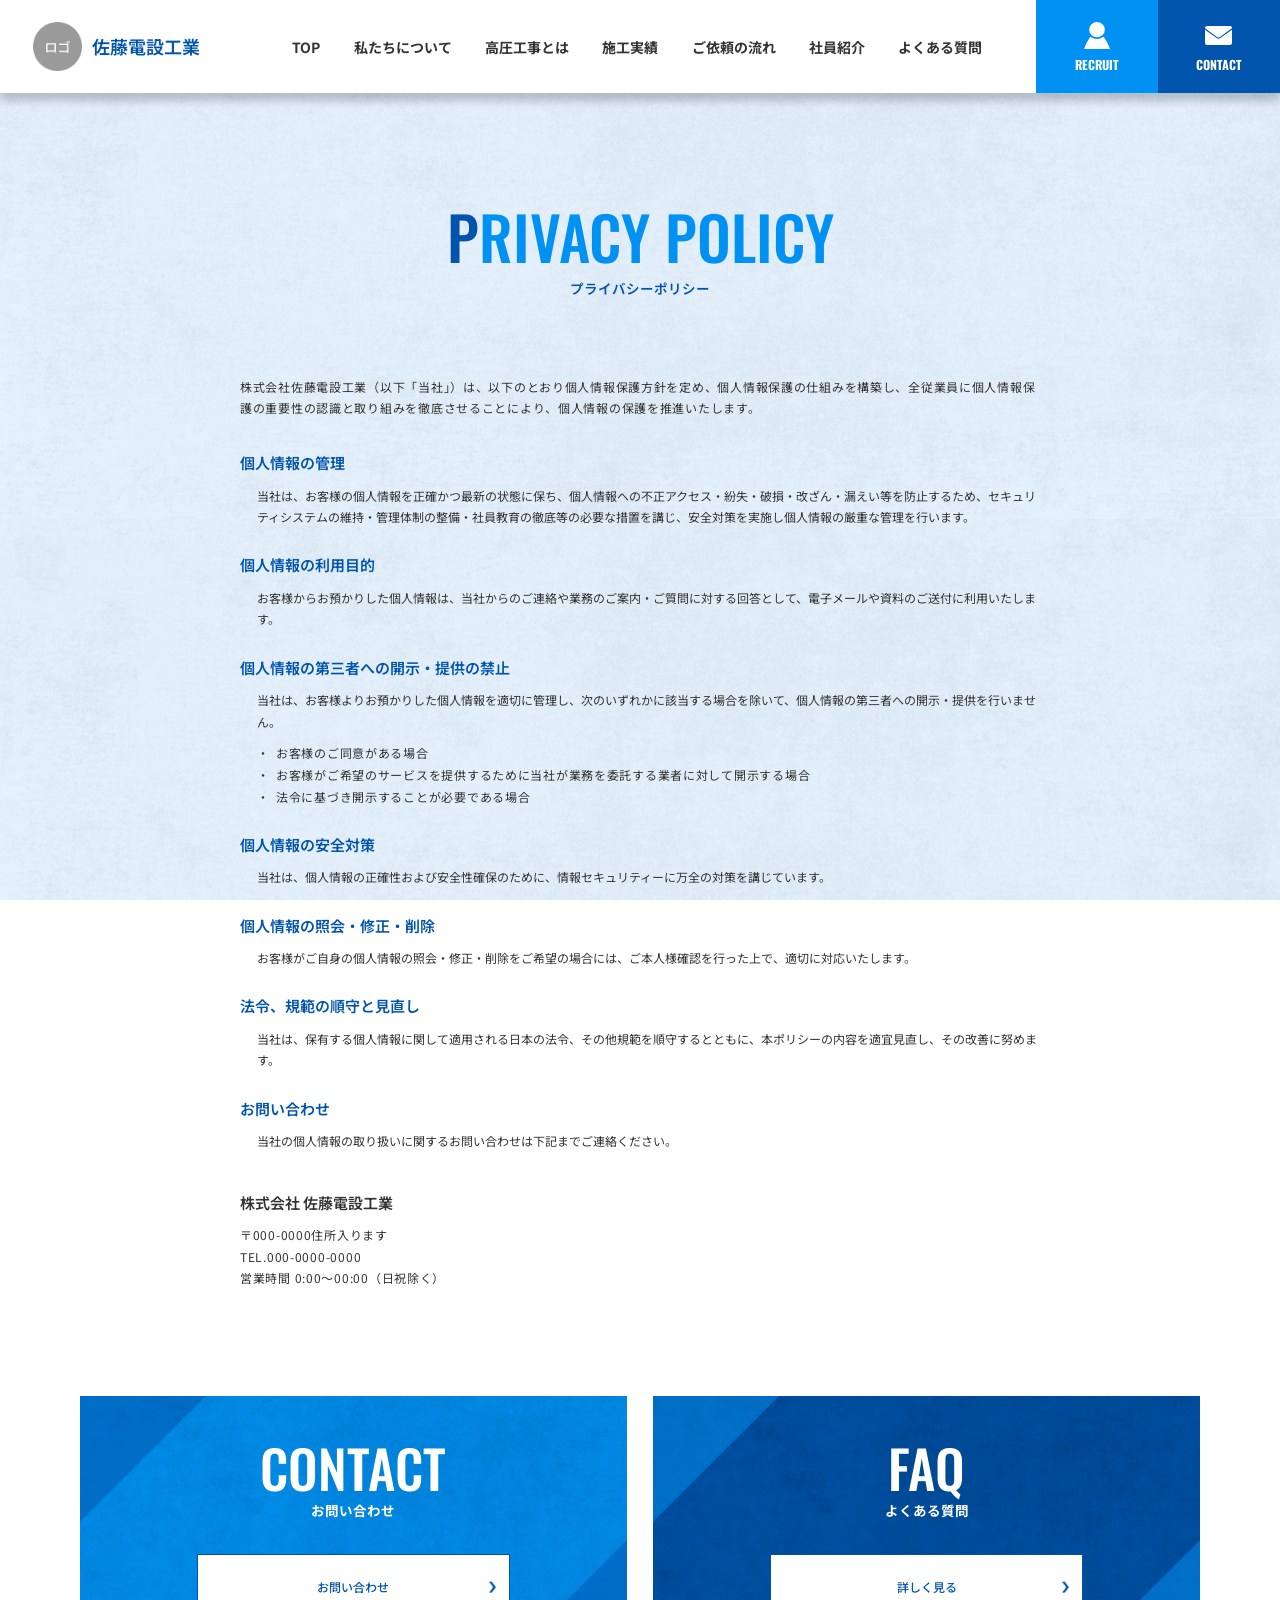
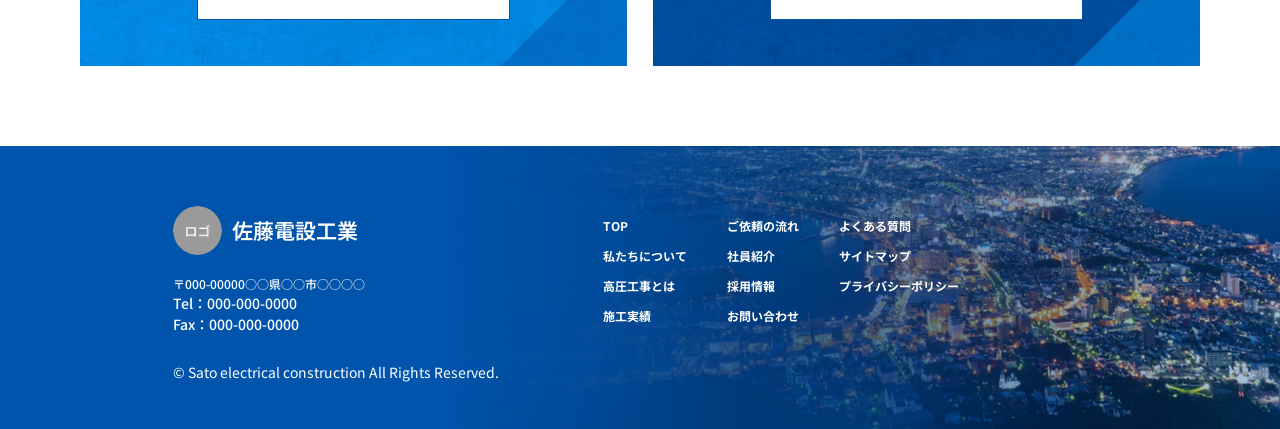
<file: wp-content/themes/sato_densetsu/privacy.html>
<!DOCTYPE html>
<html lang="ja">

<head>
    <meta charset="UTF-8" />
    <meta name="viewport" content="width=device-width, initial-scale=1.0" />
    <link rel="stylesheet" href="https://cdn.jsdelivr.net/npm/swiper@11/swiper-bundle.min.css">
    <link rel="stylesheet" href="css/reset.css" />
    <link rel="stylesheet" href="style.css" />
    <link rel="stylesheet" href="css/common.css" />
    <link rel="stylesheet" href="css/animate.css" />
    <link rel="stylesheet" href="css/pages.css" />
    <link rel="stylesheet" href="css/privacy.css" />
    <link rel="preconnect" href="https://fonts.googleapis.com">
    <link rel="preconnect" href="https://fonts.gstatic.com" crossorigin>
    <link
        href="https://fonts.googleapis.com/css2?family=Noto+Sans+JP:wght@100..900&family=Oswald:wght@200..700&display=swap"
        rel="stylesheet">
    <title>プライバシーポリシー</title>
</head>

<body>
    <header class="l-header">
        <div class="header__inner">
            <!-- ロゴ -->
            <a href="/#top" class="header__logo">
                <img src="images/common/header_logo.png" alt="佐藤電設工業株式会社">
                <span class="header__logo-name">佐藤電設工業</span>
            </a>
            <!-- PC ナビ -->
            <nav class="header__nav">
                <ul class="header__nav-list">
                    <li><a href="/#top" class="header__nav-link">TOP</a></li>
                    <li><a href="/about-us.html" class="header__nav-link">私たちについて</a></li>
                    <li><a href="/construction.html" class="header__nav-link">高圧工事とは</a></li>
                    <li><a href="/work-list.html" class="header__nav-link">施工実績</a></li>
                    <li><a href="/process.html" class="header__nav-link">ご依頼の流れ</a></li>
                    <li><a href="/team-list.html" class="header__nav-link">社員紹介</a></li>
                    <li><a href="/faq.html" class="header__nav-link">よくある質問</a></li>
                </ul>
            </nav>
            <!-- RECRUIT / CONTACT ボタン -->
            <ul class="header__btns">
                <li>
                    <a href="/recruit-list.html" class="header__btn header__btn--recruit">
                        <img src="images/common/recruit_icon.svg" alt="" aria-hidden="true">
                        <span>RECRUIT</span>
                    </a>
                </li>
                <li>
                    <a href="/contact.html" class="header__btn header__btn--contact">
                        <img src="images/common/contact.svg" alt="" aria-hidden="true">
                        <span>CONTACT</span>
                    </a>
                </li>
            </ul>
            <!-- SP ハンバーガーボタン -->
            <button class="header__hamburger" id="btn_spmenu" aria-label="メニューを開く" aria-expanded="false"
                aria-controls="sp-menu">
                <span aria-hidden="true"></span>
                <span aria-hidden="true"></span>
                <span aria-hidden="true"></span>
            </button>
        </div>
    </header>

    <!-- SP メニュー -->
    <div class="sp-menu" id="sp-menu" role="dialog" aria-label="メニュー" aria-hidden="true">
        <div class="sp-menu__inner">
            <!-- ヘッダー行 -->
            <div class="sp-menu__head">
                <a href="/#top" class="sp-menu__logo">
                    <img src="images/common/header_logo.png" alt="佐藤電設工業株式会社">
                    <span>佐藤電設工業</span>
                </a>
                <button class="sp-menu__close" id="btn_spmenu_close" aria-label="メニューを閉じる">
                    <span></span>
                    <span></span>
                </button>
            </div>
            <!-- ナビ＋サブ -->
            <div class="sp-menu__body">
                <!-- ナビ 2カラム -->
                <nav class="sp-menu__nav">
                    <ul class="sp-menu__nav-list">
                        <li>
                            <a href="/about-us.html" class="sp-menu__nav-link">
                                <span class="sp-menu__nav-en">ABOUT</span>
                                <span class="sp-menu__nav-ja">私たちについて</span>
                            </a>
                        </li>
                        <li>
                            <a href="/construction.html" class="sp-menu__nav-link">
                                <span class="sp-menu__nav-en">HIGH-VOLTAGE<br>CONSTRUCTION</span>
                                <span class="sp-menu__nav-ja">高圧工事とは</span>
                            </a>
                        </li>
                        <li>
                            <a href="/work-list.html" class="sp-menu__nav-link">
                                <span class="sp-menu__nav-en">WORK</span>
                                <span class="sp-menu__nav-ja">施工実績</span>
                            </a>
                        </li>
                        <li>
                            <a href="/process.html" class="sp-menu__nav-link">
                                <span class="sp-menu__nav-en">PROCESS</span>
                                <span class="sp-menu__nav-ja">ご依頼の流れ</span>
                            </a>
                        </li>
                        <li>
                            <a href="/team-list.html" class="sp-menu__nav-link">
                                <span class="sp-menu__nav-en">OUR TEAM</span>
                                <span class="sp-menu__nav-ja">社員紹介</span>
                            </a>
                        </li>
                        <li>
                            <a href="/recruit-list.html" class="sp-menu__nav-link">
                                <span class="sp-menu__nav-en">RECRUIT</span>
                                <span class="sp-menu__nav-ja">採用情報</span>
                            </a>
                        </li>
                        <li>
                            <a href="/faq.html" class="sp-menu__nav-link">
                                <span class="sp-menu__nav-en">FAQ</span>
                                <span class="sp-menu__nav-ja">よくある質問</span>
                            </a>
                        </li>
                        <li>
                            <a href="/contact.html" class="sp-menu__nav-link">
                                <span class="sp-menu__nav-en">CONTACT</span>
                                <span class="sp-menu__nav-ja">お問い合わせ</span>
                            </a>
                        </li>
                    </ul>
                </nav>
                <!-- サブリンク -->
                <ul class="sp-menu__sub">
                    <li><a href="/site-map.html" class="sp-menu__sub-link">— サイトマップ</a></li>
                    <li><a href="/privacy.html" class="sp-menu__sub-link">— プライバシーポリシー</a></li>
                </ul>
            </div><!-- /.sp-menu__body -->
            <!-- 縦書きデコテキスト -->
            <p class="sp-menu__deco-text" aria-hidden="true">
                <span>SATO ELECTRICAL</span>
                <span class="sp-menu__deco-text--construction">CONSTRUCTION</span>
            </p>
        </div>
    </div>
    <!-- オーバーレイ -->
    <div class="sp-menu__overlay" id="sp-menu-overlay"></div>

    <!-- メインコンテンツ -->
    <main class="l-main">
        <div class="l-page">
            <!-- ページタイトル -->
            <section class="section_content--intro fadeInUp">
                <div class="section_space">
                    <h1 class="lower-page-title">
                        <span class="lower-page-title-en">PRIVACY POLICY</span>
                        <span class="lower-page-title-ja">プライバシーポリシー</span>
                    </h1>
                </div>
            </section>

            <!-- プライバシーポリシー本文 -->
            <section class="section_content--privacy fadeInUp">
                <h2 class="sr-only">プライバシーポリシー</h2>
                <div class="section_space">
                    <div class="privacy">
                        <p class="privacy__lead">
                            株式会社佐藤電設工業（以下「当社」）は、以下のとおり個人情報保護方針を定め、個人情報保護の仕組みを構築し、全従業員に個人情報保護の重要性の認識と取り組みを徹底させることにより、個人情報の保護を推進いたします。
                        </p>

                        <div class="privacy__block">
                            <h3 class="privacy__heading">個人情報の管理</h3>
                            <p class="privacy__text">
                                当社は、お客様の個人情報を正確かつ最新の状態に保ち、個人情報への不正アクセス・紛失・破損・改ざん・漏えい等を防止するため、セキュリティシステムの維持・管理体制の整備・社員教育の徹底等の必要な措置を講じ、安全対策を実施し個人情報の厳重な管理を行います。
                            </p>
                        </div>

                        <div class="privacy__block">
                            <h3 class="privacy__heading">個人情報の利用目的</h3>
                            <p class="privacy__text">お客様からお預かりした個人情報は、当社からのご連絡や業務のご案内・ご質問に対する回答として、電子メールや資料のご送付に利用いたします。
                            </p>
                        </div>

                        <div class="privacy__block">
                            <h3 class="privacy__heading">個人情報の第三者への開示・<br class="sp_in">提供の禁止</h3>
                            <p class="privacy__text">当社は、お客様よりお預かりした個人情報を適切に管理し、次のいずれかに該当する場合を除いて、個人情報の第三者への開示・提供を行いません。
                            </p>
                            <ul class="privacy__list">
                                <li>お客様のご同意がある場合</li>
                                <li>お客様がご希望のサービスを提供するために当社が業務を委託する業者に対して開示する場合</li>
                                <li>法令に基づき開示することが必要である場合</li>
                            </ul>
                        </div>

                        <div class="privacy__block">
                            <h3 class="privacy__heading">個人情報の安全対策</h3>
                            <p class="privacy__text">当社は、個人情報の正確性および安全性確保のために、情報セキュリティーに万全の対策を講じています。</p>
                        </div>

                        <div class="privacy__block">
                            <h3 class="privacy__heading">個人情報の照会・修正・削除</h3>
                            <p class="privacy__text">お客様がご自身の個人情報の照会・修正・削除をご希望の場合には、ご本人様確認を行った上で、適切に対応いたします。</p>
                        </div>

                        <div class="privacy__block">
                            <h3 class="privacy__heading">法令、規範の順守と見直し</h3>
                            <p class="privacy__text">当社は、保有する個人情報に関して適用される日本の法令、その他規範を順守するとともに、本ポリシーの内容を適宜見直し、その改善に努めます。
                            </p>
                        </div>

                        <div class="privacy__block">
                            <h3 class="privacy__heading">お問い合わせ</h3>
                            <p class="privacy__text">当社の個人情報の取り扱いに関するお問い合わせは下記までご連絡ください。</p>
                            <address class="privacy__contact">
                                <p class="privacy__contact-name">株式会社 佐藤電設工業</p>
                                <p class="privacy__contact-text">〒000-0000<br class="sp_in">住所入ります</p>
                                <p class="privacy__contact-text">TEL.000-0000-0000</p>
                                <p class="privacy__contact-text">営業時間 0:00〜00:00（日祝除く）</p>
                            </address>
                        </div>
                    </div>
                </div>
            </section>
        </div>
    </main>

    <!-- フッター -->
    <footer class="l-footer">
        <!-- CONTACT / FAQ バナー -->
        <div class="footer-banners fadeInUp">
            <div class="section_space">
                <ul class="footer-banners__list">
                    <li class="footer-banners__item">
                        <div class="footer-banner footer-banner--contact">
                            <div class="footer-banner__body">
                                <div class="footer-banner__title">
                                    <p class="footer-banner__en">CONTACT</p>
                                    <p class="footer-banner__ja">お問い合わせ</p>
                                </div>
                                <a href="/contact.html" class="c-btn is-white">お問い合わせ <img class="c-btn__arrow"
                                        src="images/common/cp_arrow-blue.png" alt="" aria-hidden="true"></a>
                            </div>
                        </div>
                    </li>
                    <li class="footer-banners__item">
                        <div class="footer-banner footer-banner--faq">
                            <div class="footer-banner__body">
                                <div class="footer-banner__title">
                                    <p class="footer-banner__en">FAQ</p>
                                    <p class="footer-banner__ja">よくある質問</p>
                                </div>
                                <a href="/faq.html" class="c-btn is-white">詳しく見る <img class="c-btn__arrow"
                                        src="images/common/cp_arrow-blue.png" alt="" aria-hidden="true"></a>
                            </div>
                        </div>
                    </li>
                </ul>
            </div>
        </div>
        <div class="footer__inner">
            <div class="footer__body">
                <!-- ロゴ・会社情報 -->
                <div class="footer__info">
                    <a href="/#top" class="footer__logo">
                        <img src="images/common/footer_logo.png" alt="佐藤電設工業株式会社">
                        <span>佐藤電設工業</span>
                    </a>
                    <address class="footer__address">
                        <p>〒000-00000<br class="sp_in">○○県○○市○○○○</p>
                        <p><a href="tel:000-000-0000">Tel：000-000-0000</a><br><span class="not-link"><a
                                    href="tel:000-000-0000">Fax：000-000-0000</a></span></p>
                    </address>
                </div>
                <!-- PCナビ -->
                <nav class="footer__nav">
                    <ul class="footer__nav-col">
                        <li><a href="/#top" class="footer__nav-link">TOP</a></li>
                        <li><a href="/about-us.html" class="footer__nav-link">私たちについて</a></li>
                        <li><a href="/construction.html" class="footer__nav-link">高圧工事とは</a></li>
                        <li><a href="/work-list.html" class="footer__nav-link">施工実績</a></li>
                    </ul>
                    <ul class="footer__nav-col">
                        <li><a href="/process.html" class="footer__nav-link">ご依頼の流れ</a></li>
                        <li><a href="/team-list.html" class="footer__nav-link">社員紹介</a></li>
                        <li><a href="/recruit-list.html" class="footer__nav-link">採用情報</a></li>
                        <li><a href="/contact.html" class="footer__nav-link">お問い合わせ</a></li>
                    </ul>
                    <ul class="footer__nav-col">
                        <li><a href="/faq.html" class="footer__nav-link">よくある質問</a></li>
                        <li><a href="/site-map.html" class="footer__nav-link">サイトマップ</a></li>
                        <li><a href="/privacy.html" class="footer__nav-link">プライバシーポリシー</a></li>
                    </ul>
                </nav>
            </div>
            <p class="footer__copyright">© Sato electrical construction All Rights Reserved.</p>
        </div>
    </footer>

    <!-- ページトップ -->
    <button class="page-top" id="page-top" aria-label="ページトップへ"></button>
    <script src="https://cdn.jsdelivr.net/npm/swiper@11/swiper-bundle.min.js"></script>
    <script src="js/script.js"></script>
    <script src="js/pages.js"></script>
</body>

</html>
</file>
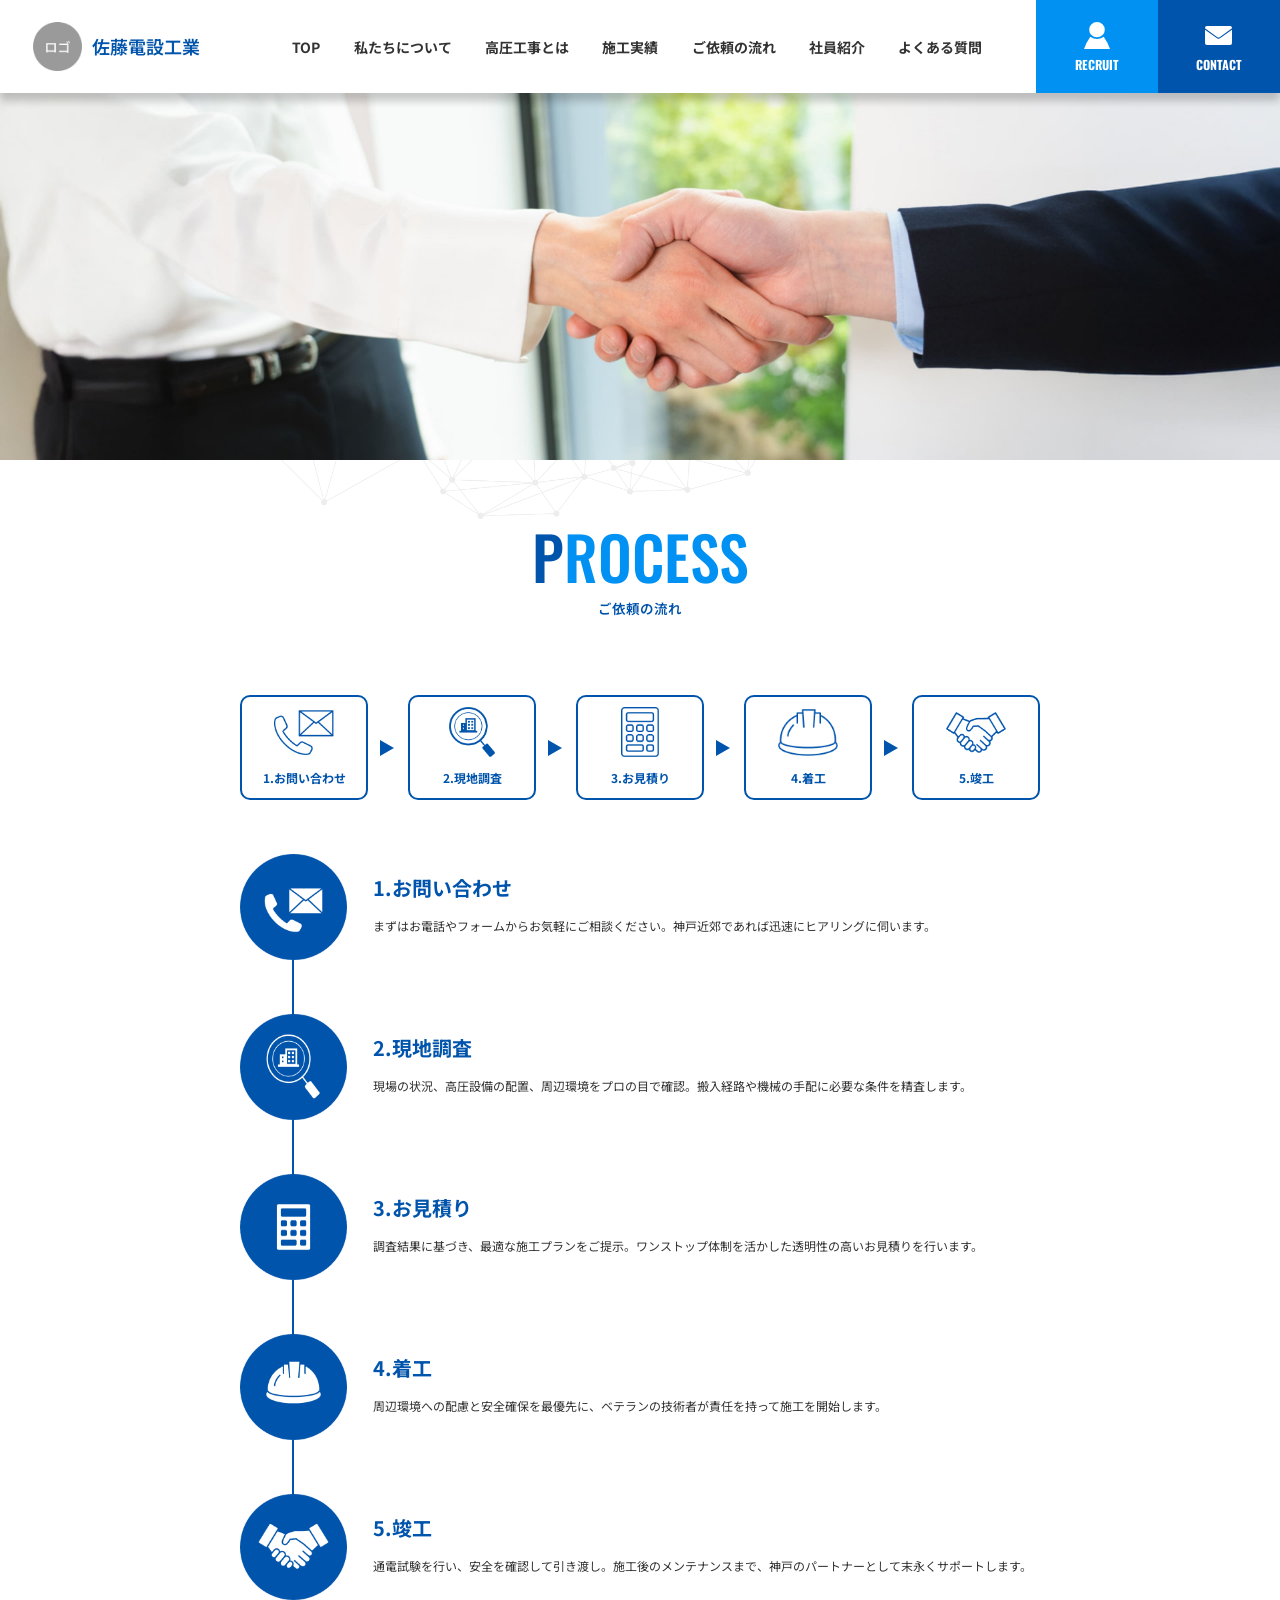
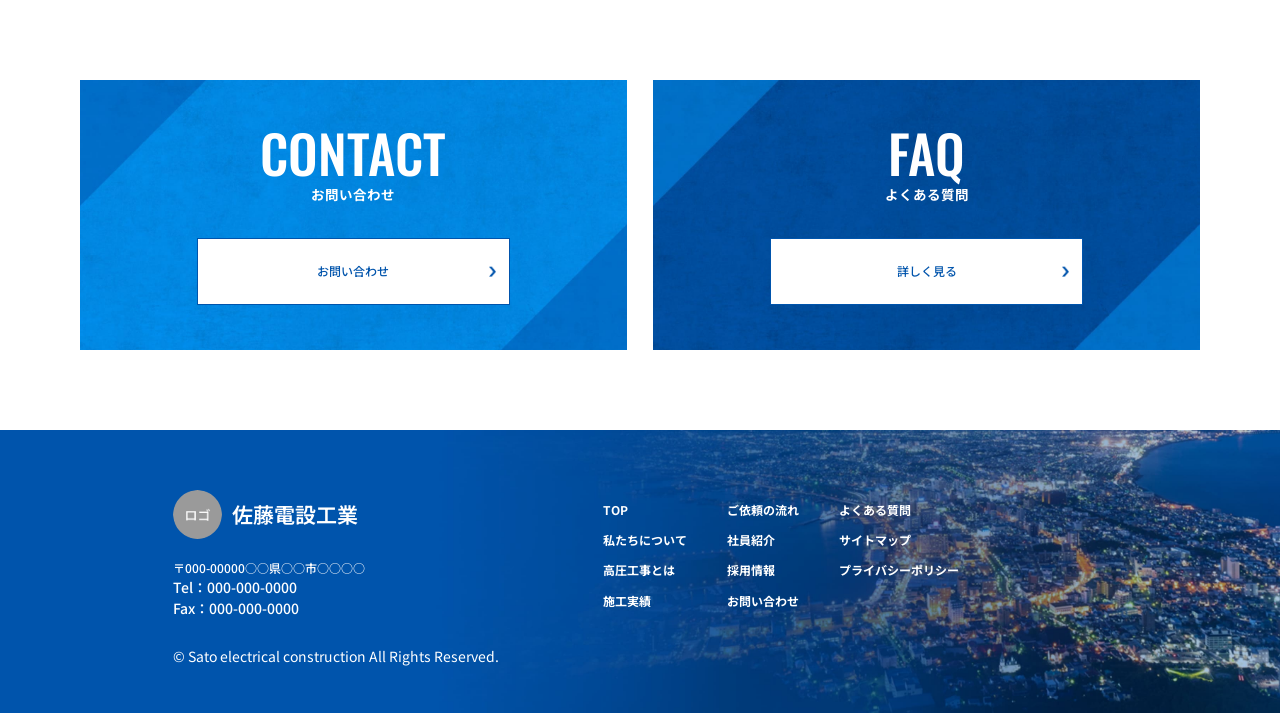
<file: wp-content/themes/sato_densetsu/process.html>
<!DOCTYPE html>
<html lang="ja">

<head>
    <meta charset="UTF-8" />
    <meta name="viewport" content="width=device-width, initial-scale=1.0" />
    <link rel="stylesheet" href="css/reset.css" />
    <link rel="stylesheet" href="style.css" />
    <link rel="stylesheet" href="css/common.css" />
    <link rel="stylesheet" href="css/animate.css" />
    <link rel="stylesheet" href="css/pages.css" />
    <link rel="stylesheet" href="css/process.css" />
    <link rel="preconnect" href="https://fonts.googleapis.com">
    <link rel="preconnect" href="https://fonts.gstatic.com" crossorigin>
    <link
        href="https://fonts.googleapis.com/css2?family=Noto+Sans+JP:wght@100..900&family=Oswald:wght@200..700&display=swap"
        rel="stylesheet">
    <title>ご依頼の流れ</title>
</head>

<body>
    <header class="l-header">
        <div class="header__inner">
            <!-- ロゴ -->
            <a href="/#top" class="header__logo">
                <img src="images/common/header_logo.png" alt="佐藤電設工業株式会社">
                <span class="header__logo-name">佐藤電設工業</span>
            </a>
            <!-- PC ナビ -->
            <nav class="header__nav">
                <ul class="header__nav-list">
                    <li><a href="/#top" class="header__nav-link">TOP</a></li>
                    <li><a href="/about-us.html" class="header__nav-link">私たちについて</a></li>
                    <li><a href="/construction.html" class="header__nav-link">高圧工事とは</a></li>
                    <li><a href="/work-list.html" class="header__nav-link">施工実績</a></li>
                    <li><a href="/process.html" class="header__nav-link">ご依頼の流れ</a></li>
                    <li><a href="/team-list.html" class="header__nav-link">社員紹介</a></li>
                    <li><a href="/faq.html" class="header__nav-link">よくある質問</a></li>
                </ul>
            </nav>
            <!-- RECRUIT / CONTACT ボタン -->
            <ul class="header__btns">
                <li>
                    <a href="/recruit-list.html" class="header__btn header__btn--recruit">
                        <img src="images/common/recruit_icon.svg" alt="" aria-hidden="true">
                        <span>RECRUIT</span>
                    </a>
                </li>
                <li>
                    <a href="/contact.html" class="header__btn header__btn--contact">
                        <img src="images/common/contact.svg" alt="" aria-hidden="true">
                        <span>CONTACT</span>
                    </a>
                </li>
            </ul>
            <!-- SP ハンバーガーボタン -->
            <button class="header__hamburger" id="btn_spmenu" aria-label="メニューを開く" aria-expanded="false"
                aria-controls="sp-menu">
                <span aria-hidden="true"></span>
                <span aria-hidden="true"></span>
                <span aria-hidden="true"></span>
            </button>
        </div>
    </header>

    <!-- SP メニュー -->
    <div class="sp-menu" id="sp-menu" role="dialog" aria-label="メニュー" aria-hidden="true">
        <div class="sp-menu__inner">
            <!-- ヘッダー行 -->
            <div class="sp-menu__head">
                <a href="/#top" class="sp-menu__logo">
                    <img src="images/common/header_logo.png" alt="佐藤電設工業株式会社">
                    <span>佐藤電設工業</span>
                </a>
                <button class="sp-menu__close" id="btn_spmenu_close" aria-label="メニューを閉じる">
                    <span></span>
                    <span></span>
                </button>
            </div>
            <!-- ナビ＋サブ -->
            <div class="sp-menu__body">
                <!-- ナビ 2カラム -->
                <nav class="sp-menu__nav">
                    <ul class="sp-menu__nav-list">
                        <li>
                            <a href="/about-us.html" class="sp-menu__nav-link">
                                <span class="sp-menu__nav-en">ABOUT</span>
                                <span class="sp-menu__nav-ja">私たちについて</span>
                            </a>
                        </li>
                        <li>
                            <a href="/construction.html" class="sp-menu__nav-link">
                                <span class="sp-menu__nav-en">HIGH-VOLTAGE<br>CONSTRUCTION</span>
                                <span class="sp-menu__nav-ja">高圧工事とは</span>
                            </a>
                        </li>
                        <li>
                            <a href="/work-list.html" class="sp-menu__nav-link">
                                <span class="sp-menu__nav-en">WORK</span>
                                <span class="sp-menu__nav-ja">施工実績</span>
                            </a>
                        </li>
                        <li>
                            <a href="/process.html" class="sp-menu__nav-link">
                                <span class="sp-menu__nav-en">PROCESS</span>
                                <span class="sp-menu__nav-ja">ご依頼の流れ</span>
                            </a>
                        </li>
                        <li>
                            <a href="/team-list.html" class="sp-menu__nav-link">
                                <span class="sp-menu__nav-en">OUR TEAM</span>
                                <span class="sp-menu__nav-ja">社員紹介</span>
                            </a>
                        </li>
                        <li>
                            <a href="/recruit-list.html" class="sp-menu__nav-link">
                                <span class="sp-menu__nav-en">RECRUIT</span>
                                <span class="sp-menu__nav-ja">採用情報</span>
                            </a>
                        </li>
                        <li>
                            <a href="/faq.html" class="sp-menu__nav-link">
                                <span class="sp-menu__nav-en">FAQ</span>
                                <span class="sp-menu__nav-ja">よくある質問</span>
                            </a>
                        </li>
                        <li>
                            <a href="/contact.html" class="sp-menu__nav-link">
                                <span class="sp-menu__nav-en">CONTACT</span>
                                <span class="sp-menu__nav-ja">お問い合わせ</span>
                            </a>
                        </li>
                    </ul>
                </nav>
                <!-- サブリンク -->
                <ul class="sp-menu__sub">
                    <li><a href="/site-map.html" class="sp-menu__sub-link">— サイトマップ</a></li>
                    <li><a href="/privacy.html" class="sp-menu__sub-link">— プライバシーポリシー</a></li>
                </ul>
            </div><!-- /.sp-menu__body -->
            <!-- 縦書きデコテキスト -->
            <p class="sp-menu__deco-text" aria-hidden="true">
                <span>SATO ELECTRICAL</span>
                <span class="sp-menu__deco-text--construction">CONSTRUCTION</span>
            </p>
        </div>
    </div>
    <!-- オーバーレイ -->
    <div class="sp-menu__overlay" id="sp-menu-overlay"></div>
    <!-- メインコンテンツ -->
    <main class="l-main">
        <div class="l-page">
            <!-- メインビジュアル -->
            <div class="lower-fv">
                <picture>
                    <source media="(min-width: 768px)" srcset="images/process/mv_pc.jpg">
                    <img src="images/process/mv_sp.jpg" alt="ご依頼の流れ" class="fv__bg">
                </picture>
            </div>

            <div class="lower-fv-deco" id="fv-deco" aria-hidden="true"></div>

            <!-- ページタイトル＋コンテンツ -->
            <section class="section_content--intro fadeInUp">
                <div class="section_space">
                    <div class="about-intro__inner">
                        <!-- テキストエリア -->
                        <div class="about-intro__text-area">
                            <h1 class="lower-page-title">
                                <span class="lower-page-title-en">PROCESS</span>
                                <span class="lower-page-title-ja">ご依頼の流れ</span>
                            </h1>
                        </div>
                    </div>
                </div>
            </section>

            <!-- ご依頼の流れ -->
            <section class="section_content--process fadeInUp">
                <div class="section_space">
                    <h2 class="sr-only">ご依頼の流れ</h2>

                    <!-- フロー（SP:縦並び枠線 / PC:横並び） -->
                    <ol class="process-flow">
                        <li class="process-flow__item">
                            <div class="process-flow__box">
                                <img src="images/process/process-flow-ic01.png" alt="" aria-hidden="true"
                                    class="process-flow__icon">
                                <h3 class="process-flow__label">1.お問い合わせ</h3>
                            </div>
                        </li>
                        <li class="process-flow__item">
                            <div class="process-flow__box">
                                <img src="images/process/process-flow-ic02.png" alt="" aria-hidden="true"
                                    class="process-flow__icon">
                                <h3 class="process-flow__label">2.現地調査</h3>
                            </div>
                        </li>
                        <li class="process-flow__item">
                            <div class="process-flow__box">
                                <img src="images/process/process-flow-ic03.png" alt="" aria-hidden="true"
                                    class="process-flow__icon">
                                <h3 class="process-flow__label">3.お見積り</h3>
                            </div>
                        </li>
                        <li class="process-flow__item">
                            <div class="process-flow__box">
                                <img src="images/process/process-flow-ic04.png" alt="" aria-hidden="true"
                                    class="process-flow__icon">
                                <h3 class="process-flow__label">4.着工</h3>
                            </div>
                        </li>
                        <li class="process-flow__item">
                            <div class="process-flow__box">
                                <img src="images/process/process-flow-ic05.png" alt="" aria-hidden="true"
                                    class="process-flow__icon">
                                <h3 class="process-flow__label">5.竣工</h3>
                            </div>
                        </li>
                    </ol>

                    <!-- 詳細リスト -->
                    <ol class="process-list">
                        <li class="process-list__item">
                            <div class="process-list__icon-wrap">
                                <img src="images/process/process-list-ic01.png" alt="" aria-hidden="true"
                                    class="process-list__icon">
                            </div>
                            <div class="process-list__body">
                                <h3 class="process-list__title">1.お問い合わせ</h3>
                                <p class="process-list__text">まずはお電話やフォームからお気軽にご相談ください。神戸近郊であれば迅速にヒアリングに伺います。</p>
                            </div>
                        </li>
                        <li class="process-list__item">
                            <div class="process-list__icon-wrap">
                                <img src="images/process/process-list-ic02.png" alt="" aria-hidden="true"
                                    class="process-list__icon">
                            </div>
                            <div class="process-list__body">
                                <h3 class="process-list__title">2.現地調査</h3>
                                <p class="process-list__text">現場の状況、高圧設備の配置、周辺環境をプロの目で確認。搬入経路や機械の手配に必要な条件を精査します。</p>
                            </div>
                        </li>
                        <li class="process-list__item">
                            <div class="process-list__icon-wrap">
                                <img src="images/process/process-list-ic03.png" alt="" aria-hidden="true"
                                    class="process-list__icon">
                            </div>
                            <div class="process-list__body">
                                <h3 class="process-list__title">3.お見積り</h3>
                                <p class="process-list__text">調査結果に基づき、最適な施工プランをご提示。ワンストップ体制を活かした透明性の高いお見積りを行います。</p>
                            </div>
                        </li>
                        <li class="process-list__item">
                            <div class="process-list__icon-wrap">
                                <img src="images/process/process-list-ic04.png" alt="" aria-hidden="true"
                                    class="process-list__icon">
                            </div>
                            <div class="process-list__body">
                                <h3 class="process-list__title">4.着工</h3>
                                <p class="process-list__text">周辺環境への配慮と安全確保を最優先に、ベテランの技術者が責任を持って施工を開始します。</p>
                            </div>
                        </li>
                        <li class="process-list__item">
                            <div class="process-list__icon-wrap">
                                <img src="images/process/process-list-ic05.png" alt="" aria-hidden="true"
                                    class="process-list__icon">
                            </div>
                            <div class="process-list__body">
                                <h3 class="process-list__title">5.竣工</h3>
                                <p class="process-list__text">通電試験を行い、安全を確認して引き渡し。施工後のメンテナンスまで、神戸のパートナーとして末永くサポートします。
                                </p>
                            </div>
                        </li>
                    </ol>
                </div>
            </section>
        </div>
    </main>

    <!-- フッター -->
    <footer class="l-footer">
        <!-- CONTACT / FAQ バナー -->
        <div class="footer-banners fadeInUp">
            <div class="section_space">
                <ul class="footer-banners__list">
                    <li class="footer-banners__item">
                        <div class="footer-banner footer-banner--contact">
                            <div class="footer-banner__body">
                                <div class="footer-banner__title">
                                    <p class="footer-banner__en">CONTACT</p>
                                    <p class="footer-banner__ja">お問い合わせ</p>
                                </div>
                                <a href="/contact.html" class="c-btn is-white">お問い合わせ <img class="c-btn__arrow"
                                        src="images/common/cp_arrow-blue.png" alt="" aria-hidden="true"></a>
                            </div>
                        </div>
                    </li>
                    <li class="footer-banners__item">
                        <div class="footer-banner footer-banner--faq">
                            <div class="footer-banner__body">
                                <div class="footer-banner__title">
                                    <p class="footer-banner__en">FAQ</p>
                                    <p class="footer-banner__ja">よくある質問</p>
                                </div>
                                <a href="/faq.html" class="c-btn is-white">詳しく見る <img class="c-btn__arrow"
                                        src="images/common/cp_arrow-blue.png" alt="" aria-hidden="true"></a>
                            </div>
                        </div>
                    </li>
                </ul>
            </div>
        </div>
        <div class="footer__inner">
            <div class="footer__body">
                <!-- ロゴ・会社情報 -->
                <div class="footer__info">
                    <a href="/#top" class="footer__logo">
                        <img src="images/common/footer_logo.png" alt="佐藤電設工業株式会社">
                        <span>佐藤電設工業</span>
                    </a>
                    <address class="footer__address">
                        <p>〒000-00000<br class="sp_in">○○県○○市○○○○</p>
                        <p><a href="tel:000-000-0000">Tel：000-000-0000</a><br><span class="not-link"><a
                                    href="tel:000-000-0000">Fax：000-000-0000</a></span></p>
                    </address>
                </div>
                <!-- PCナビ -->
                <nav class="footer__nav">
                    <ul class="footer__nav-col">
                        <li><a href="/#top" class="footer__nav-link">TOP</a></li>
                        <li><a href="/about-us.html" class="footer__nav-link">私たちについて</a></li>
                        <li><a href="/construction.html" class="footer__nav-link">高圧工事とは</a></li>
                        <li><a href="/work-list.html" class="footer__nav-link">施工実績</a></li>
                    </ul>
                    <ul class="footer__nav-col">
                        <li><a href="/process.html" class="footer__nav-link">ご依頼の流れ</a></li>
                        <li><a href="/team-list.html" class="footer__nav-link">社員紹介</a></li>
                        <li><a href="/recruit-list.html" class="footer__nav-link">採用情報</a></li>
                        <li><a href="/contact.html" class="footer__nav-link">お問い合わせ</a></li>
                    </ul>
                    <ul class="footer__nav-col">
                        <li><a href="/faq.html" class="footer__nav-link">よくある質問</a></li>
                        <li><a href="/site-map.html" class="footer__nav-link">サイトマップ</a></li>
                        <li><a href="/privacy.html" class="footer__nav-link">プライバシーポリシー</a></li>
                    </ul>
                </nav>
            </div>
            <p class="footer__copyright">© Sato electrical construction All Rights Reserved.</p>
        </div>
    </footer>

    <!-- ページトップ -->
    <button class="page-top" id="page-top" aria-label="ページトップへ"></button>
    <script src="https://cdn.jsdelivr.net/npm/swiper@11/swiper-bundle.min.js"></script>
    <script src="js/script.js"></script>
</body>

</html>
</file>
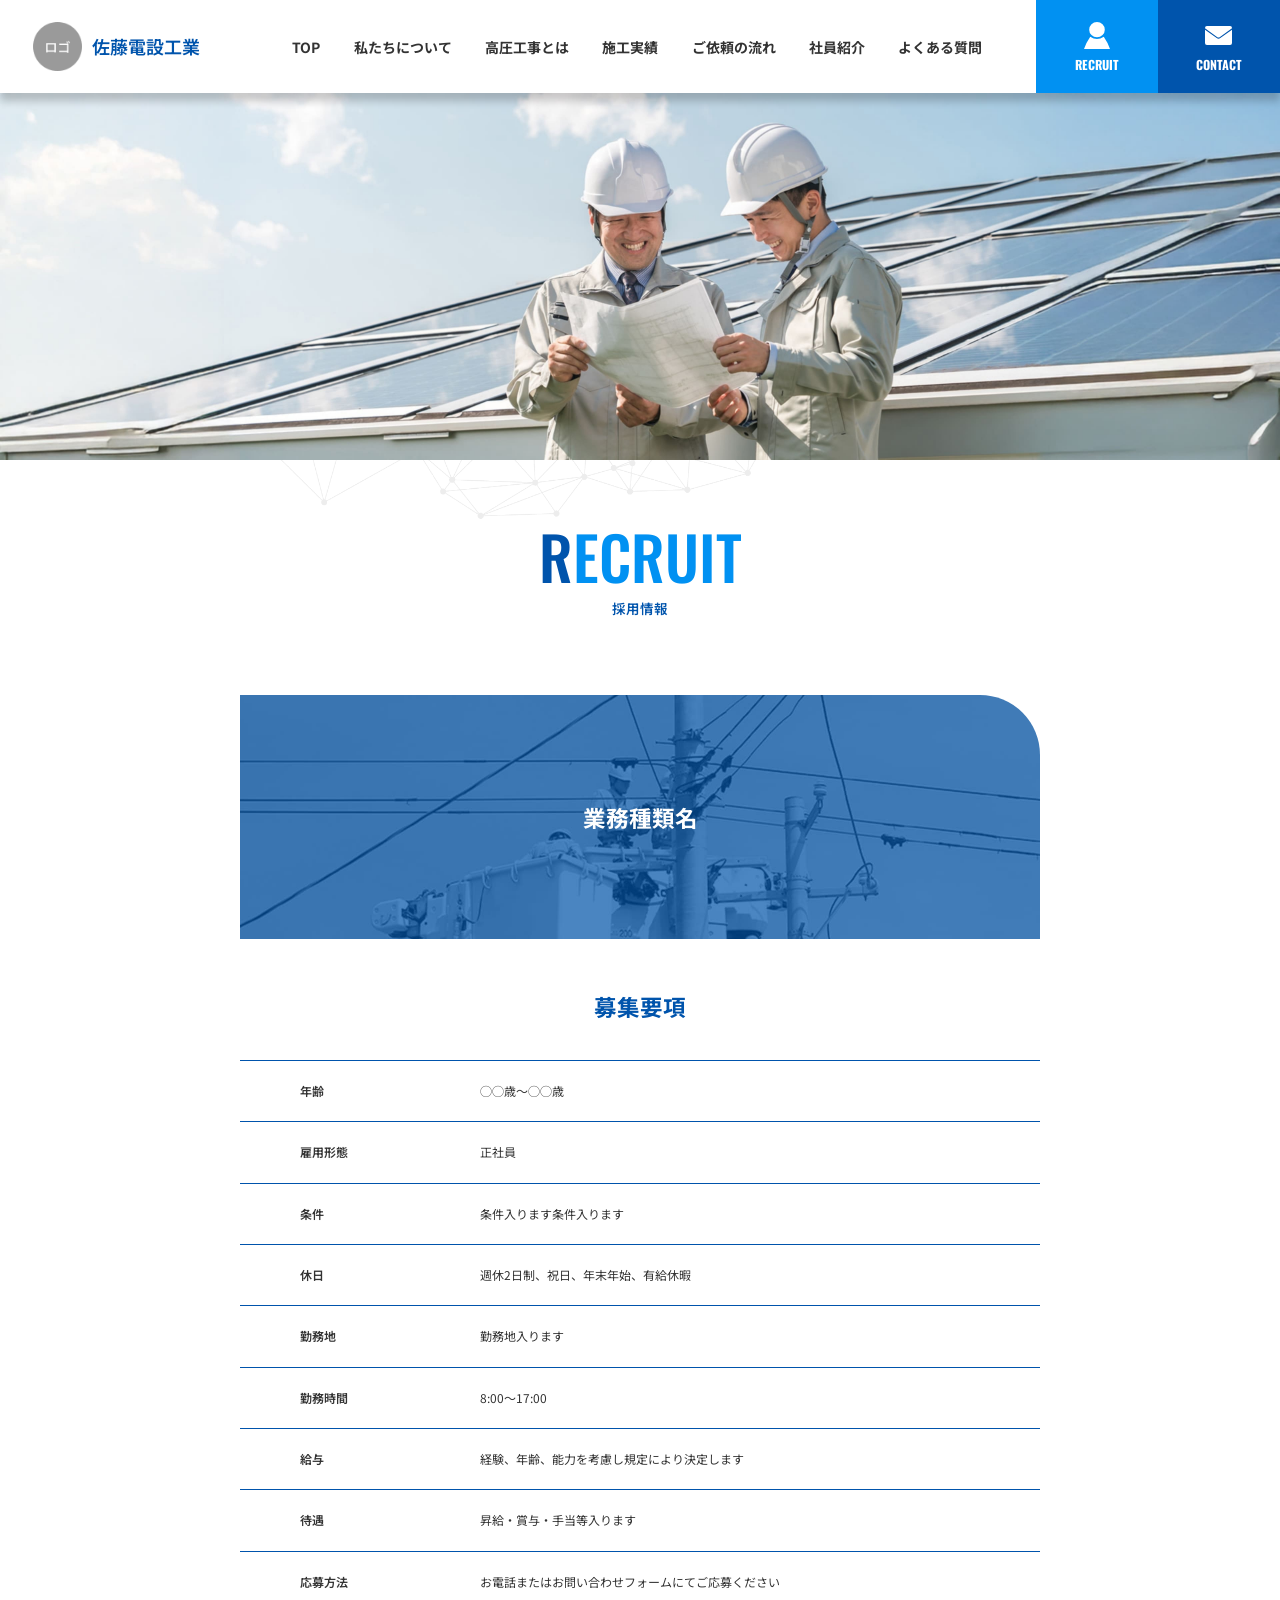
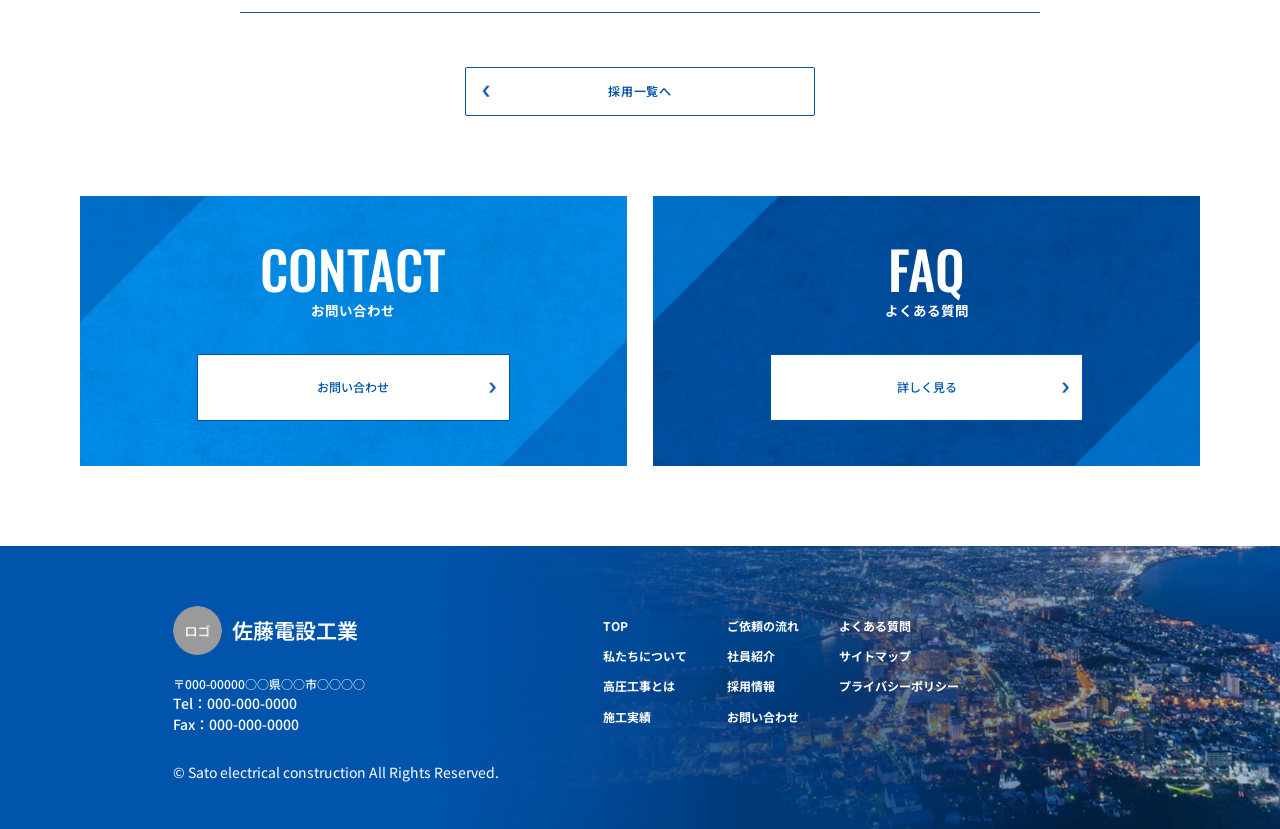
<file: wp-content/themes/sato_densetsu/recruit-detail.html>
<!DOCTYPE html>
<html lang="ja">

<head>
    <meta charset="UTF-8" />
    <meta name="viewport" content="width=device-width, initial-scale=1.0" />
    <link rel="stylesheet" href="https://cdn.jsdelivr.net/npm/swiper@11/swiper-bundle.min.css">
    <link rel="stylesheet" href="css/reset.css" />
    <link rel="stylesheet" href="style.css" />
    <link rel="stylesheet" href="css/common.css" />
    <link rel="stylesheet" href="css/animate.css" />
    <link rel="stylesheet" href="css/pages.css" />
    <link rel="stylesheet" href="css/recruit.css" />
    <link rel="preconnect" href="https://fonts.googleapis.com">
    <link rel="preconnect" href="https://fonts.gstatic.com" crossorigin>
    <link
        href="https://fonts.googleapis.com/css2?family=Noto+Sans+JP:wght@100..900&family=Oswald:wght@200..700&display=swap"
        rel="stylesheet">
    <title>採用情報詳細</title>
</head>

<body>
    <header class="l-header">
        <div class="header__inner">
            <!-- ロゴ -->
            <a href="/#top" class="header__logo">
                <img src="images/common/header_logo.png" alt="佐藤電設工業株式会社">
                <span class="header__logo-name">佐藤電設工業</span>
            </a>
            <!-- PC ナビ -->
            <nav class="header__nav">
                <ul class="header__nav-list">
                    <li><a href="/#top" class="header__nav-link">TOP</a></li>
                    <li><a href="/about-us.html" class="header__nav-link">私たちについて</a></li>
                    <li><a href="/construction.html" class="header__nav-link">高圧工事とは</a></li>
                    <li><a href="/work-list.html" class="header__nav-link">施工実績</a></li>
                    <li><a href="/process.html" class="header__nav-link">ご依頼の流れ</a></li>
                    <li><a href="/team-list.html" class="header__nav-link">社員紹介</a></li>
                    <li><a href="/faq.html" class="header__nav-link">よくある質問</a></li>
                </ul>
            </nav>
            <!-- RECRUIT / CONTACT ボタン -->
            <ul class="header__btns">
                <li>
                    <a href="/recruit-list.html" class="header__btn header__btn--recruit">
                        <img src="images/common/recruit_icon.svg" alt="" aria-hidden="true">
                        <span>RECRUIT</span>
                    </a>
                </li>
                <li>
                    <a href="/contact.html" class="header__btn header__btn--contact">
                        <img src="images/common/contact.svg" alt="" aria-hidden="true">
                        <span>CONTACT</span>
                    </a>
                </li>
            </ul>
            <!-- SP ハンバーガーボタン -->
            <button class="header__hamburger" id="btn_spmenu" aria-label="メニューを開く" aria-expanded="false"
                aria-controls="sp-menu">
                <span aria-hidden="true"></span>
                <span aria-hidden="true"></span>
                <span aria-hidden="true"></span>
            </button>
        </div>
    </header>

    <!-- SP メニュー -->
    <div class="sp-menu" id="sp-menu" role="dialog" aria-label="メニュー" aria-hidden="true">
        <div class="sp-menu__inner">
            <!-- ヘッダー行 -->
            <div class="sp-menu__head">
                <a href="/#top" class="sp-menu__logo">
                    <img src="images/common/header_logo.png" alt="佐藤電設工業株式会社">
                    <span>佐藤電設工業</span>
                </a>
                <button class="sp-menu__close" id="btn_spmenu_close" aria-label="メニューを閉じる">
                    <span></span>
                    <span></span>
                </button>
            </div>
            <!-- ナビ＋サブ -->
            <div class="sp-menu__body">
                <!-- ナビ 2カラム -->
                <nav class="sp-menu__nav">
                    <ul class="sp-menu__nav-list">
                        <li>
                            <a href="/about-us.html" class="sp-menu__nav-link">
                                <span class="sp-menu__nav-en">ABOUT</span>
                                <span class="sp-menu__nav-ja">私たちについて</span>
                            </a>
                        </li>
                        <li>
                            <a href="/construction.html" class="sp-menu__nav-link">
                                <span class="sp-menu__nav-en">HIGH-VOLTAGE<br>CONSTRUCTION</span>
                                <span class="sp-menu__nav-ja">高圧工事とは</span>
                            </a>
                        </li>
                        <li>
                            <a href="/work-list.html" class="sp-menu__nav-link">
                                <span class="sp-menu__nav-en">WORK</span>
                                <span class="sp-menu__nav-ja">施工実績</span>
                            </a>
                        </li>
                        <li>
                            <a href="/process.html" class="sp-menu__nav-link">
                                <span class="sp-menu__nav-en">PROCESS</span>
                                <span class="sp-menu__nav-ja">ご依頼の流れ</span>
                            </a>
                        </li>
                        <li>
                            <a href="/team-list.html" class="sp-menu__nav-link">
                                <span class="sp-menu__nav-en">OUR TEAM</span>
                                <span class="sp-menu__nav-ja">社員紹介</span>
                            </a>
                        </li>
                        <li>
                            <a href="/recruit-list.html" class="sp-menu__nav-link">
                                <span class="sp-menu__nav-en">RECRUIT</span>
                                <span class="sp-menu__nav-ja">採用情報</span>
                            </a>
                        </li>
                        <li>
                            <a href="/faq.html" class="sp-menu__nav-link">
                                <span class="sp-menu__nav-en">FAQ</span>
                                <span class="sp-menu__nav-ja">よくある質問</span>
                            </a>
                        </li>
                        <li>
                            <a href="/contact.html" class="sp-menu__nav-link">
                                <span class="sp-menu__nav-en">CONTACT</span>
                                <span class="sp-menu__nav-ja">お問い合わせ</span>
                            </a>
                        </li>
                    </ul>
                </nav>
                <!-- サブリンク -->
                <ul class="sp-menu__sub">
                    <li><a href="/site-map.html" class="sp-menu__sub-link">— サイトマップ</a></li>
                    <li><a href="/privacy.html" class="sp-menu__sub-link">— プライバシーポリシー</a></li>
                </ul>
            </div><!-- /.sp-menu__body -->
            <!-- 縦書きデコテキスト -->
            <p class="sp-menu__deco-text" aria-hidden="true">
                <span>SATO ELECTRICAL</span>
                <span class="sp-menu__deco-text--construction">CONSTRUCTION</span>
            </p>
        </div>
    </div>
    <!-- オーバーレイ -->
    <div class="sp-menu__overlay" id="sp-menu-overlay"></div>
    <!-- メインコンテンツ -->
    <main class="l-main">
        <div class="l-page">
            <!-- メインビジュアル -->
            <div class="lower-fv">
                <picture>
                    <source media="(min-width: 768px)" srcset="images/recruit/mv_pc.jpg">
                    <img src="images/recruit/mv_sp.jpg" alt="採用情報" class="fv__bg">
                </picture>
            </div>

            <div class="lower-fv-deco" id="fv-deco" aria-hidden="true"></div>

            <!-- ページタイトル＋コンテンツ -->
            <section class="section_content--intro fadeInUp">
                <div class="section_space">
                    <!-- テキストエリア -->
                    <h1 class="lower-page-title">
                        <span class="lower-page-title-en">RECRUIT</span>
                        <span class="lower-page-title-ja">採用情報</span>
                    </h1>
                </div>
            </section>

            <!-- 採用情報詳細 -->
            <section class="section_content--recruit-detail fadeInUp">
                <div class="section_space">
                    <h2 class="recruit-detail__title">業務種類名</h2>
                    <h3 class="recruit-detail__lead">募集要項</h3>
                    <dl class="recruit-detail__table">
                        <div class="recruit-detail__row">
                            <dt class="recruit-detail__term">年齢</dt>
                            <dd class="recruit-detail__desc">◯◯歳〜◯◯歳</dd>
                        </div>
                        <div class="recruit-detail__row">
                            <dt class="recruit-detail__term">雇用形態</dt>
                            <dd class="recruit-detail__desc">正社員</dd>
                        </div>
                        <div class="recruit-detail__row">
                            <dt class="recruit-detail__term">条件</dt>
                            <dd class="recruit-detail__desc">条件入ります条件入ります</dd>
                        </div>
                        <div class="recruit-detail__row">
                            <dt class="recruit-detail__term">休日</dt>
                            <dd class="recruit-detail__desc">週休2日制、祝日、年末年始、有給休暇</dd>
                        </div>
                        <div class="recruit-detail__row">
                            <dt class="recruit-detail__term">勤務地</dt>
                            <dd class="recruit-detail__desc">勤務地入ります</dd>
                        </div>
                        <div class="recruit-detail__row">
                            <dt class="recruit-detail__term">勤務時間</dt>
                            <dd class="recruit-detail__desc">8:00〜17:00</dd>
                        </div>
                        <div class="recruit-detail__row">
                            <dt class="recruit-detail__term">給与</dt>
                            <dd class="recruit-detail__desc">経験、年齢、能力を考慮し規定により決定します</dd>
                        </div>
                        <div class="recruit-detail__row">
                            <dt class="recruit-detail__term">待遇</dt>
                            <dd class="recruit-detail__desc">昇給・賞与・手当等入ります</dd>
                        </div>
                        <div class="recruit-detail__row">
                            <dt class="recruit-detail__term">応募方法</dt>
                            <dd class="recruit-detail__desc">お電話またはお問い合わせフォームにてご応募ください</dd>
                        </div>
                    </dl>
                    <!-- 一覧へ戻るボタン -->
                    <a href="/recruit-list.html" class="detail__back-link">
                        <img src="images/common/cp_arrow-blue.png" class="detail__back-arrow" alt="" aria-hidden="true">
                        採用一覧へ
                    </a>
                </div>
            </section>

        </div>
    </main>

    <!-- フッター -->
    <footer class="l-footer">
        <!-- CONTACT / FAQ バナー -->
        <div class="footer-banners fadeInUp">
            <div class="section_space">
                <ul class="footer-banners__list">
                    <li class="footer-banners__item">
                        <div class="footer-banner footer-banner--contact">
                            <div class="footer-banner__body">
                                <div class="footer-banner__title">
                                    <p class="footer-banner__en">CONTACT</p>
                                    <p class="footer-banner__ja">お問い合わせ</p>
                                </div>
                                <a href="/contact.html" class="c-btn is-white">お問い合わせ <img class="c-btn__arrow"
                                        src="images/common/cp_arrow-blue.png" alt="" aria-hidden="true"></a>
                            </div>
                        </div>
                    </li>
                    <li class="footer-banners__item">
                        <div class="footer-banner footer-banner--faq">
                            <div class="footer-banner__body">
                                <div class="footer-banner__title">
                                    <p class="footer-banner__en">FAQ</p>
                                    <p class="footer-banner__ja">よくある質問</p>
                                </div>
                                <a href="/faq.html" class="c-btn is-white">詳しく見る <img class="c-btn__arrow"
                                        src="images/common/cp_arrow-blue.png" alt="" aria-hidden="true"></a>
                            </div>
                        </div>
                    </li>
                </ul>
            </div>
        </div>
        <div class="footer__inner">
            <div class="footer__body">
                <!-- ロゴ・会社情報 -->
                <div class="footer__info">
                    <a href="/#top" class="footer__logo">
                        <img src="images/common/footer_logo.png" alt="佐藤電設工業株式会社">
                        <span>佐藤電設工業</span>
                    </a>
                    <address class="footer__address">
                        <p>〒000-00000<br class="sp_in">○○県○○市○○○○</p>
                        <p><a href="tel:000-000-0000">Tel：000-000-0000</a><br><span class="not-link"><a
                                    href="tel:000-000-0000">Fax：000-000-0000</a></span></p>
                    </address>
                </div>
                <!-- PCナビ -->
                <nav class="footer__nav">
                    <ul class="footer__nav-col">
                        <li><a href="/#top" class="footer__nav-link">TOP</a></li>
                        <li><a href="/about-us.html" class="footer__nav-link">私たちについて</a></li>
                        <li><a href="/construction.html" class="footer__nav-link">高圧工事とは</a></li>
                        <li><a href="/work-list.html" class="footer__nav-link">施工実績</a></li>
                    </ul>
                    <ul class="footer__nav-col">
                        <li><a href="/process.html" class="footer__nav-link">ご依頼の流れ</a></li>
                        <li><a href="/team-list.html" class="footer__nav-link">社員紹介</a></li>
                        <li><a href="/recruit-list.html" class="footer__nav-link">採用情報</a></li>
                        <li><a href="/contact.html" class="footer__nav-link">お問い合わせ</a></li>
                    </ul>
                    <ul class="footer__nav-col">
                        <li><a href="/faq.html" class="footer__nav-link">よくある質問</a></li>
                        <li><a href="/site-map.html" class="footer__nav-link">サイトマップ</a></li>
                        <li><a href="/privacy.html" class="footer__nav-link">プライバシーポリシー</a></li>
                    </ul>
                </nav>
            </div>
            <p class="footer__copyright">© Sato electrical construction All Rights Reserved.</p>
        </div>
    </footer>

    <!-- ページトップ -->
    <button class="page-top" id="page-top" aria-label="ページトップへ"></button>
    <script src="https://cdn.jsdelivr.net/npm/swiper@11/swiper-bundle.min.js"></script>
    <script src="js/script.js"></script>
    <script src="js/pages.js"></script>
</body>

</html>
</file>
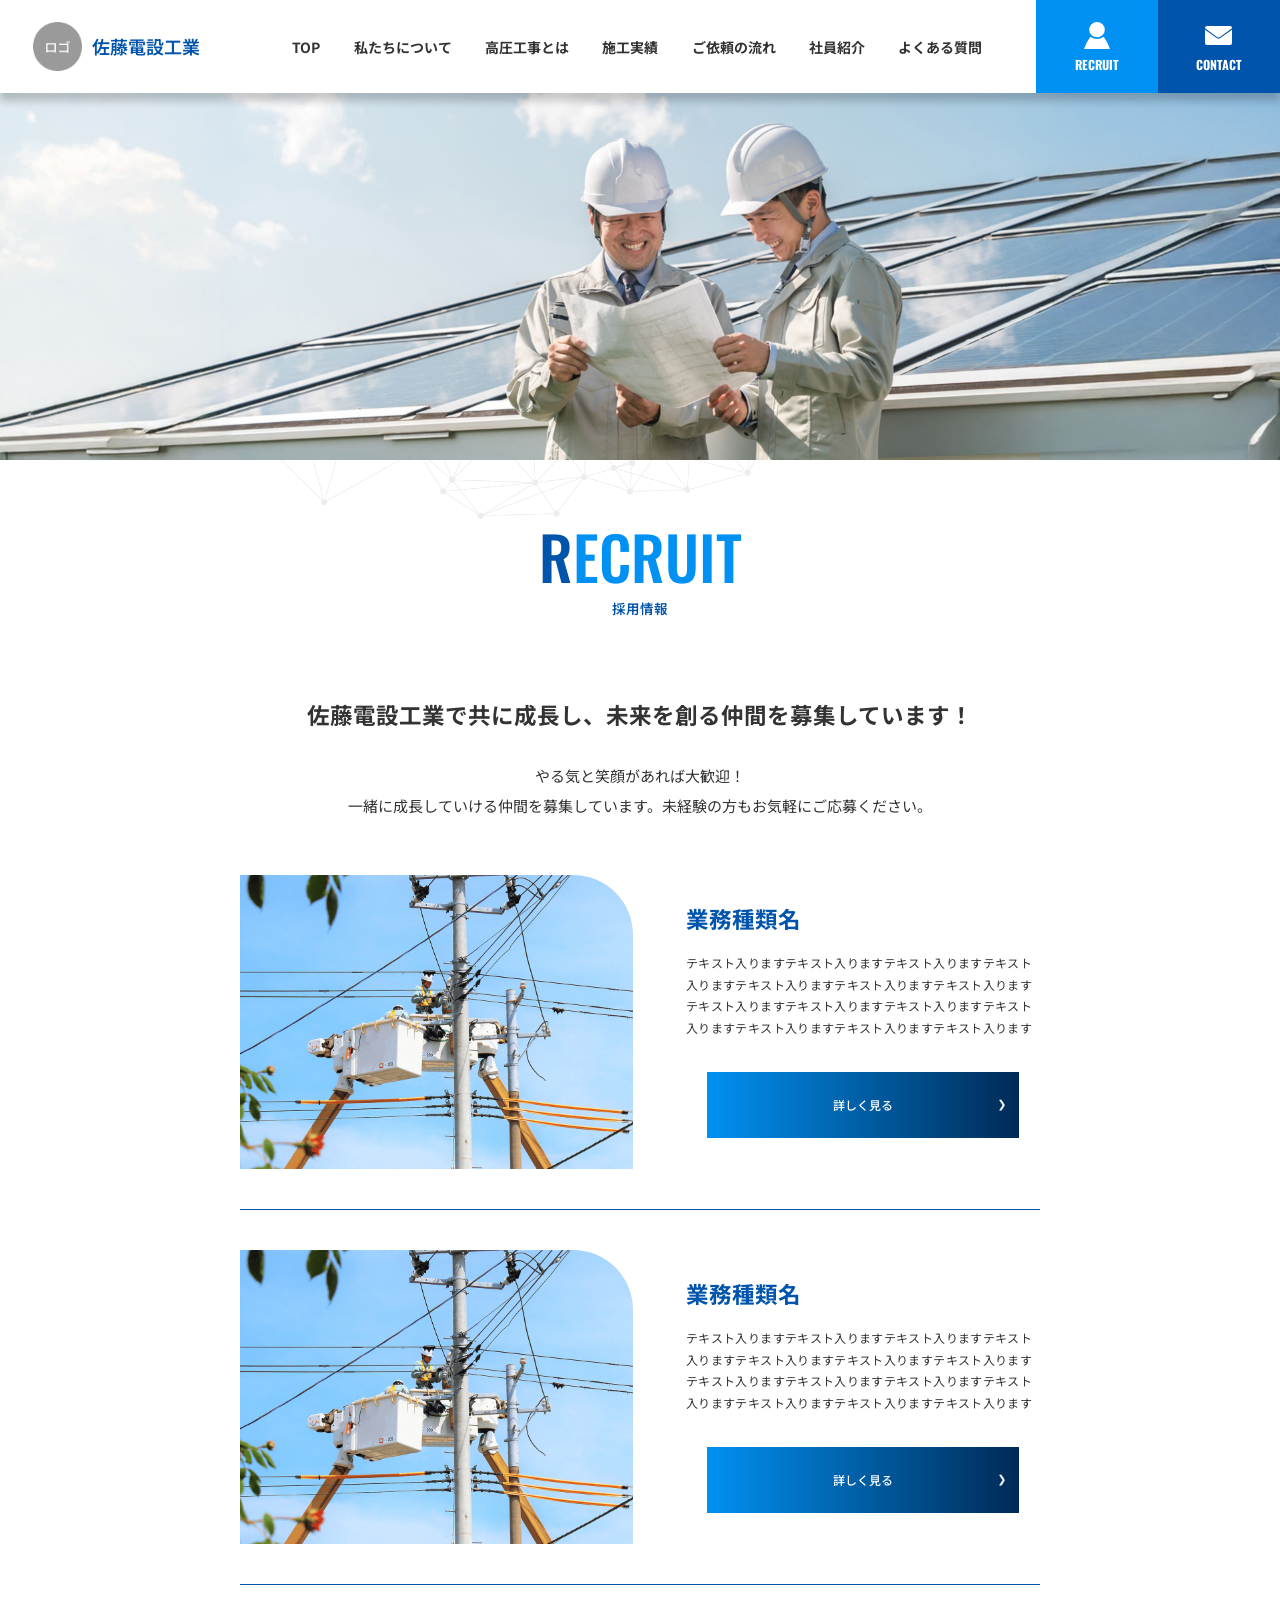
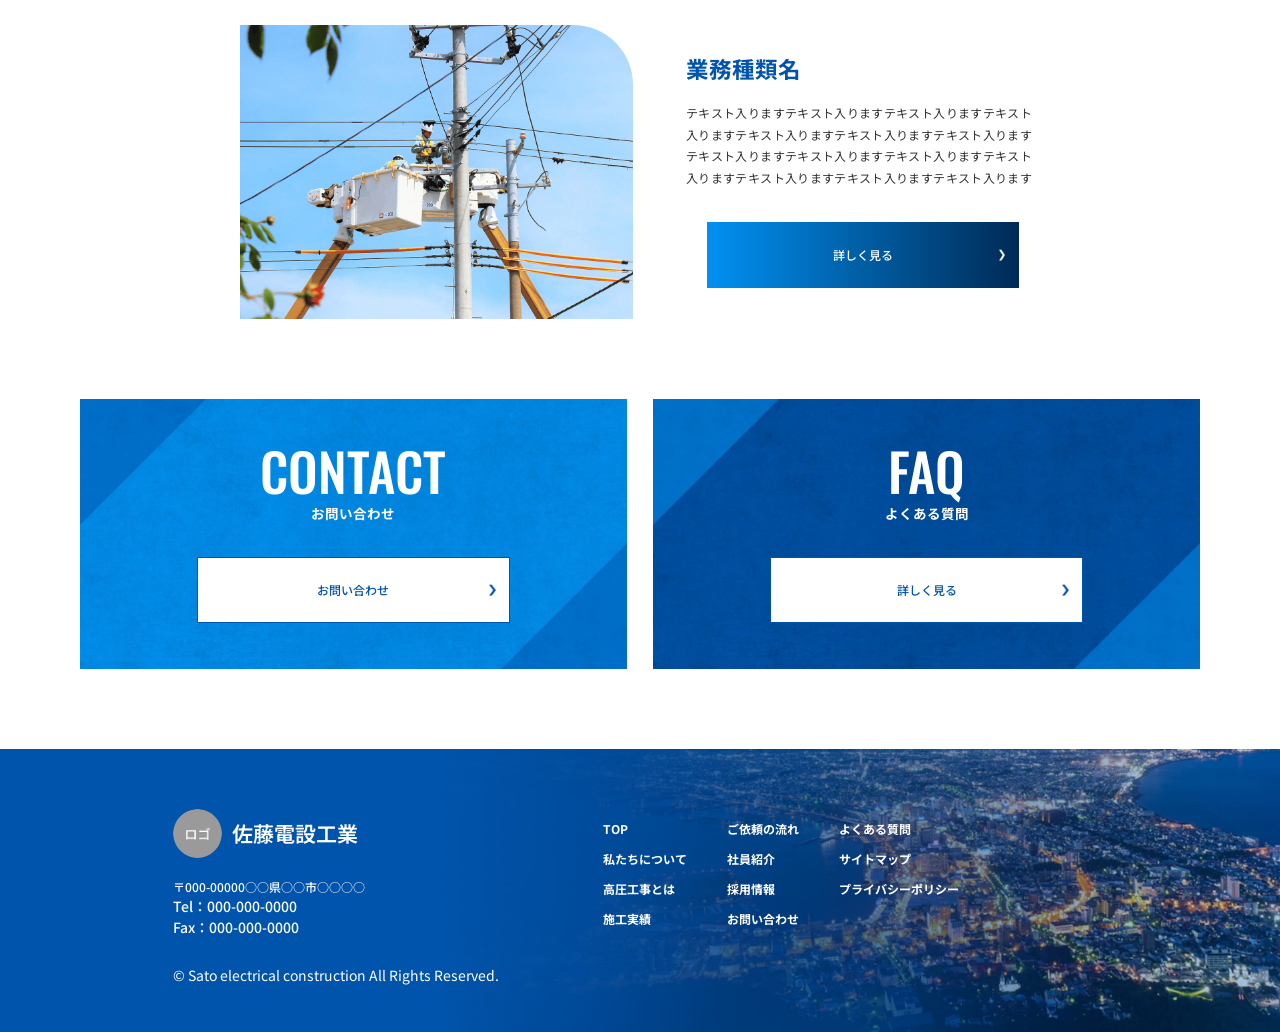
<file: wp-content/themes/sato_densetsu/recruit-list.html>
<!DOCTYPE html>
<html lang="ja">

<head>
    <meta charset="UTF-8" />
    <meta name="viewport" content="width=device-width, initial-scale=1.0" />
    <link rel="stylesheet" href="https://cdn.jsdelivr.net/npm/swiper@11/swiper-bundle.min.css">
    <link rel="stylesheet" href="css/reset.css" />
    <link rel="stylesheet" href="style.css" />
    <link rel="stylesheet" href="css/common.css" />
    <link rel="stylesheet" href="css/animate.css" />
    <link rel="stylesheet" href="css/pages.css" />
    <link rel="stylesheet" href="css/recruit.css" />
    <link rel="preconnect" href="https://fonts.googleapis.com">
    <link rel="preconnect" href="https://fonts.gstatic.com" crossorigin>
    <link
        href="https://fonts.googleapis.com/css2?family=Noto+Sans+JP:wght@100..900&family=Oswald:wght@200..700&display=swap"
        rel="stylesheet">
    <title>採用情報</title>
</head>

<body>
    <header class="l-header">
        <div class="header__inner">
            <!-- ロゴ -->
            <a href="/#top" class="header__logo">
                <img src="images/common/header_logo.png" alt="佐藤電設工業株式会社">
                <span class="header__logo-name">佐藤電設工業</span>
            </a>
            <!-- PC ナビ -->
            <nav class="header__nav">
                <ul class="header__nav-list">
                    <li><a href="/#top" class="header__nav-link">TOP</a></li>
                    <li><a href="/about-us.html" class="header__nav-link">私たちについて</a></li>
                    <li><a href="/construction.html" class="header__nav-link">高圧工事とは</a></li>
                    <li><a href="/work-list.html" class="header__nav-link">施工実績</a></li>
                    <li><a href="/process.html" class="header__nav-link">ご依頼の流れ</a></li>
                    <li><a href="/team-list.html" class="header__nav-link">社員紹介</a></li>
                    <li><a href="/faq.html" class="header__nav-link">よくある質問</a></li>
                </ul>
            </nav>
            <!-- RECRUIT / CONTACT ボタン -->
            <ul class="header__btns">
                <li>
                    <a href="/recruit-list.html" class="header__btn header__btn--recruit">
                        <img src="images/common/recruit_icon.svg" alt="" aria-hidden="true">
                        <span>RECRUIT</span>
                    </a>
                </li>
                <li>
                    <a href="/contact.html" class="header__btn header__btn--contact">
                        <img src="images/common/contact.svg" alt="" aria-hidden="true">
                        <span>CONTACT</span>
                    </a>
                </li>
            </ul>
            <!-- SP ハンバーガーボタン -->
            <button class="header__hamburger" id="btn_spmenu" aria-label="メニューを開く" aria-expanded="false"
                aria-controls="sp-menu">
                <span aria-hidden="true"></span>
                <span aria-hidden="true"></span>
                <span aria-hidden="true"></span>
            </button>
        </div>
    </header>

    <!-- SP メニュー -->
    <div class="sp-menu" id="sp-menu" role="dialog" aria-label="メニュー" aria-hidden="true">
        <div class="sp-menu__inner">
            <!-- ヘッダー行 -->
            <div class="sp-menu__head">
                <a href="/#top" class="sp-menu__logo">
                    <img src="images/common/header_logo.png" alt="佐藤電設工業株式会社">
                    <span>佐藤電設工業</span>
                </a>
                <button class="sp-menu__close" id="btn_spmenu_close" aria-label="メニューを閉じる">
                    <span></span>
                    <span></span>
                </button>
            </div>
            <!-- ナビ＋サブ -->
            <div class="sp-menu__body">
                <!-- ナビ 2カラム -->
                <nav class="sp-menu__nav">
                    <ul class="sp-menu__nav-list">
                        <li>
                            <a href="/about-us.html" class="sp-menu__nav-link">
                                <span class="sp-menu__nav-en">ABOUT</span>
                                <span class="sp-menu__nav-ja">私たちについて</span>
                            </a>
                        </li>
                        <li>
                            <a href="/construction.html" class="sp-menu__nav-link">
                                <span class="sp-menu__nav-en">HIGH-VOLTAGE<br>CONSTRUCTION</span>
                                <span class="sp-menu__nav-ja">高圧工事とは</span>
                            </a>
                        </li>
                        <li>
                            <a href="/work-list.html" class="sp-menu__nav-link">
                                <span class="sp-menu__nav-en">WORK</span>
                                <span class="sp-menu__nav-ja">施工実績</span>
                            </a>
                        </li>
                        <li>
                            <a href="/process.html" class="sp-menu__nav-link">
                                <span class="sp-menu__nav-en">PROCESS</span>
                                <span class="sp-menu__nav-ja">ご依頼の流れ</span>
                            </a>
                        </li>
                        <li>
                            <a href="/team-list.html" class="sp-menu__nav-link">
                                <span class="sp-menu__nav-en">OUR TEAM</span>
                                <span class="sp-menu__nav-ja">社員紹介</span>
                            </a>
                        </li>
                        <li>
                            <a href="/recruit-list.html" class="sp-menu__nav-link">
                                <span class="sp-menu__nav-en">RECRUIT</span>
                                <span class="sp-menu__nav-ja">採用情報</span>
                            </a>
                        </li>
                        <li>
                            <a href="/faq.html" class="sp-menu__nav-link">
                                <span class="sp-menu__nav-en">FAQ</span>
                                <span class="sp-menu__nav-ja">よくある質問</span>
                            </a>
                        </li>
                        <li>
                            <a href="/contact.html" class="sp-menu__nav-link">
                                <span class="sp-menu__nav-en">CONTACT</span>
                                <span class="sp-menu__nav-ja">お問い合わせ</span>
                            </a>
                        </li>
                    </ul>
                </nav>
                <!-- サブリンク -->
                <ul class="sp-menu__sub">
                    <li><a href="/site-map.html" class="sp-menu__sub-link">— サイトマップ</a></li>
                    <li><a href="/privacy.html" class="sp-menu__sub-link">— プライバシーポリシー</a></li>
                </ul>
            </div><!-- /.sp-menu__body -->
            <!-- 縦書きデコテキスト -->
            <p class="sp-menu__deco-text" aria-hidden="true">
                <span>SATO ELECTRICAL</span>
                <span class="sp-menu__deco-text--construction">CONSTRUCTION</span>
            </p>
        </div>
    </div>
    <!-- オーバーレイ -->
    <div class="sp-menu__overlay" id="sp-menu-overlay"></div>
    <!-- メインコンテンツ -->
    <main class="l-main">
        <div class="l-page">
            <!-- メインビジュアル -->
            <div class="lower-fv">
                <picture>
                    <source media="(min-width: 768px)" srcset="images/recruit/mv_pc.jpg">
                    <img src="images/recruit/mv_sp.jpg" alt="採用情報" class="fv__bg">
                </picture>
            </div>

            <div class="lower-fv-deco" id="fv-deco" aria-hidden="true"></div>

            <!-- ページタイトル＋コンテンツ -->
            <section class="section_content--intro fadeInUp">
                <div class="section_space">
                    <!-- テキストエリア -->
                    <h1 class="lower-page-title">
                        <span class="lower-page-title-en">RECRUIT</span>
                        <span class="lower-page-title-ja">採用情報</span>
                    </h1>
                </div>
            </section>

            <!-- 採用情報リード -->
            <section class="section_content--recruit-lead fadeInUp">
                <div class="section_space">
                    <p class="recruit-lead__catch">佐藤電設工業で共に成長し、<br class="sp_in">未来を創る仲間を募集しています！</p>
                    <p class="recruit-lead__text">やる気と笑顔があれば大歓迎！<br>一緒に成長していける仲間を募集しています。<br
                            class="sp_in">未経験の方もお気軽にご応募ください。</p>
                </div>
            </section>

            <!-- 採用情報一覧 -->
            <section class="section_content--recruit-list">
                <div class="section_space">
                    <h2 class="sr-only">採用情報一覧</h2>
                    <ul class="recruit-list">
                        <li class="recruit-card">
                            <div class="recruit-card__img-wrap curtain-reveal">
                                <img src="images/recruit/recruit-sample-img.png" alt="業務種類名" class="recruit-card__img">
                            </div>
                            <div class="recruit-card__body fadeInUp">
                                <h3 class="recruit-card__title">業務種類名</h3>
                                <p class="recruit-card__text">
                                    テキスト入りますテキスト入りますテキスト入りますテキスト入りますテキスト入りますテキスト入りますテキスト入りますテキスト入りますテキスト入りますテキスト入りますテキスト入りますテキスト入りますテキスト入りますテキスト入ります
                                </p>
                                <a href="/recruit-detail.html" class="c-btn recruit-card__btn">詳しく見る <img
                                        class="c-btn__arrow" src="images/common/cp_arrow.png" alt=""
                                        aria-hidden="true"></a>
                            </div>
                        </li>
                        <li class="recruit-card">
                            <div class="recruit-card__img-wrap curtain-reveal">
                                <img src="images/recruit/recruit-sample-img.png" alt="業務種類名" class="recruit-card__img">
                            </div>
                            <div class="recruit-card__body fadeInUp">
                                <h3 class="recruit-card__title">業務種類名</h3>
                                <p class="recruit-card__text">
                                    テキスト入りますテキスト入りますテキスト入りますテキスト入りますテキスト入りますテキスト入りますテキスト入りますテキスト入りますテキスト入りますテキスト入りますテキスト入りますテキスト入りますテキスト入りますテキスト入ります
                                </p>
                                <a href="/recruit-detail.html" class="c-btn recruit-card__btn">詳しく見る <img
                                        class="c-btn__arrow" src="images/common/cp_arrow.png" alt=""
                                        aria-hidden="true"></a>
                            </div>
                        </li>
                        <li class="recruit-card">
                            <div class="recruit-card__img-wrap curtain-reveal">
                                <img src="images/recruit/recruit-sample-img.png" alt="業務種類名" class="recruit-card__img">
                            </div>
                            <div class="recruit-card__body fadeInUp">
                                <h3 class="recruit-card__title">業務種類名</h3>
                                <p class="recruit-card__text">
                                    テキスト入りますテキスト入りますテキスト入りますテキスト入りますテキスト入りますテキスト入りますテキスト入りますテキスト入りますテキスト入りますテキスト入りますテキスト入りますテキスト入りますテキスト入りますテキスト入ります
                                </p>
                                <a href="/recruit-detail.html" class="c-btn recruit-card__btn">詳しく見る <img
                                        class="c-btn__arrow" src="images/common/cp_arrow.png" alt=""
                                        aria-hidden="true"></a>
                            </div>
                        </li>
                    </ul>
                </div>
            </section>

        </div>
    </main>

    <!-- フッター -->
    <footer class="l-footer">
        <!-- CONTACT / FAQ バナー -->
        <div class="footer-banners fadeInUp">
            <div class="section_space">
                <ul class="footer-banners__list">
                    <li class="footer-banners__item">
                        <div class="footer-banner footer-banner--contact">
                            <div class="footer-banner__body">
                                <div class="footer-banner__title">
                                    <p class="footer-banner__en">CONTACT</p>
                                    <p class="footer-banner__ja">お問い合わせ</p>
                                </div>
                                <a href="/contact.html" class="c-btn is-white">お問い合わせ <img class="c-btn__arrow"
                                        src="images/common/cp_arrow-blue.png" alt="" aria-hidden="true"></a>
                            </div>
                        </div>
                    </li>
                    <li class="footer-banners__item">
                        <div class="footer-banner footer-banner--faq">
                            <div class="footer-banner__body">
                                <div class="footer-banner__title">
                                    <p class="footer-banner__en">FAQ</p>
                                    <p class="footer-banner__ja">よくある質問</p>
                                </div>
                                <a href="/faq.html" class="c-btn is-white">詳しく見る <img class="c-btn__arrow"
                                        src="images/common/cp_arrow-blue.png" alt="" aria-hidden="true"></a>
                            </div>
                        </div>
                    </li>
                </ul>
            </div>
        </div>
        <div class="footer__inner">
            <div class="footer__body">
                <!-- ロゴ・会社情報 -->
                <div class="footer__info">
                    <a href="/#top" class="footer__logo">
                        <img src="images/common/footer_logo.png" alt="佐藤電設工業株式会社">
                        <span>佐藤電設工業</span>
                    </a>
                    <address class="footer__address">
                        <p>〒000-00000<br class="sp_in">○○県○○市○○○○</p>
                        <p><a href="tel:000-000-0000">Tel：000-000-0000</a><br><span class="not-link"><a
                                    href="tel:000-000-0000">Fax：000-000-0000</a></span></p>
                    </address>
                </div>
                <!-- PCナビ -->
                <nav class="footer__nav">
                    <ul class="footer__nav-col">
                        <li><a href="/#top" class="footer__nav-link">TOP</a></li>
                        <li><a href="/about-us.html" class="footer__nav-link">私たちについて</a></li>
                        <li><a href="/construction.html" class="footer__nav-link">高圧工事とは</a></li>
                        <li><a href="/work-list.html" class="footer__nav-link">施工実績</a></li>
                    </ul>
                    <ul class="footer__nav-col">
                        <li><a href="/process.html" class="footer__nav-link">ご依頼の流れ</a></li>
                        <li><a href="/team-list.html" class="footer__nav-link">社員紹介</a></li>
                        <li><a href="/recruit-list.html" class="footer__nav-link">採用情報</a></li>
                        <li><a href="/contact.html" class="footer__nav-link">お問い合わせ</a></li>
                    </ul>
                    <ul class="footer__nav-col">
                        <li><a href="/faq.html" class="footer__nav-link">よくある質問</a></li>
                        <li><a href="/site-map.html" class="footer__nav-link">サイトマップ</a></li>
                        <li><a href="/privacy.html" class="footer__nav-link">プライバシーポリシー</a></li>
                    </ul>
                </nav>
            </div>
            <p class="footer__copyright">© Sato electrical construction All Rights Reserved.</p>
        </div>
    </footer>

    <!-- ページトップ -->
    <button class="page-top" id="page-top" aria-label="ページトップへ"></button>
    <script src="https://cdn.jsdelivr.net/npm/swiper@11/swiper-bundle.min.js"></script>
    <script src="js/script.js"></script>
    <script src="js/pages.js"></script>
</body>

</html>
</file>
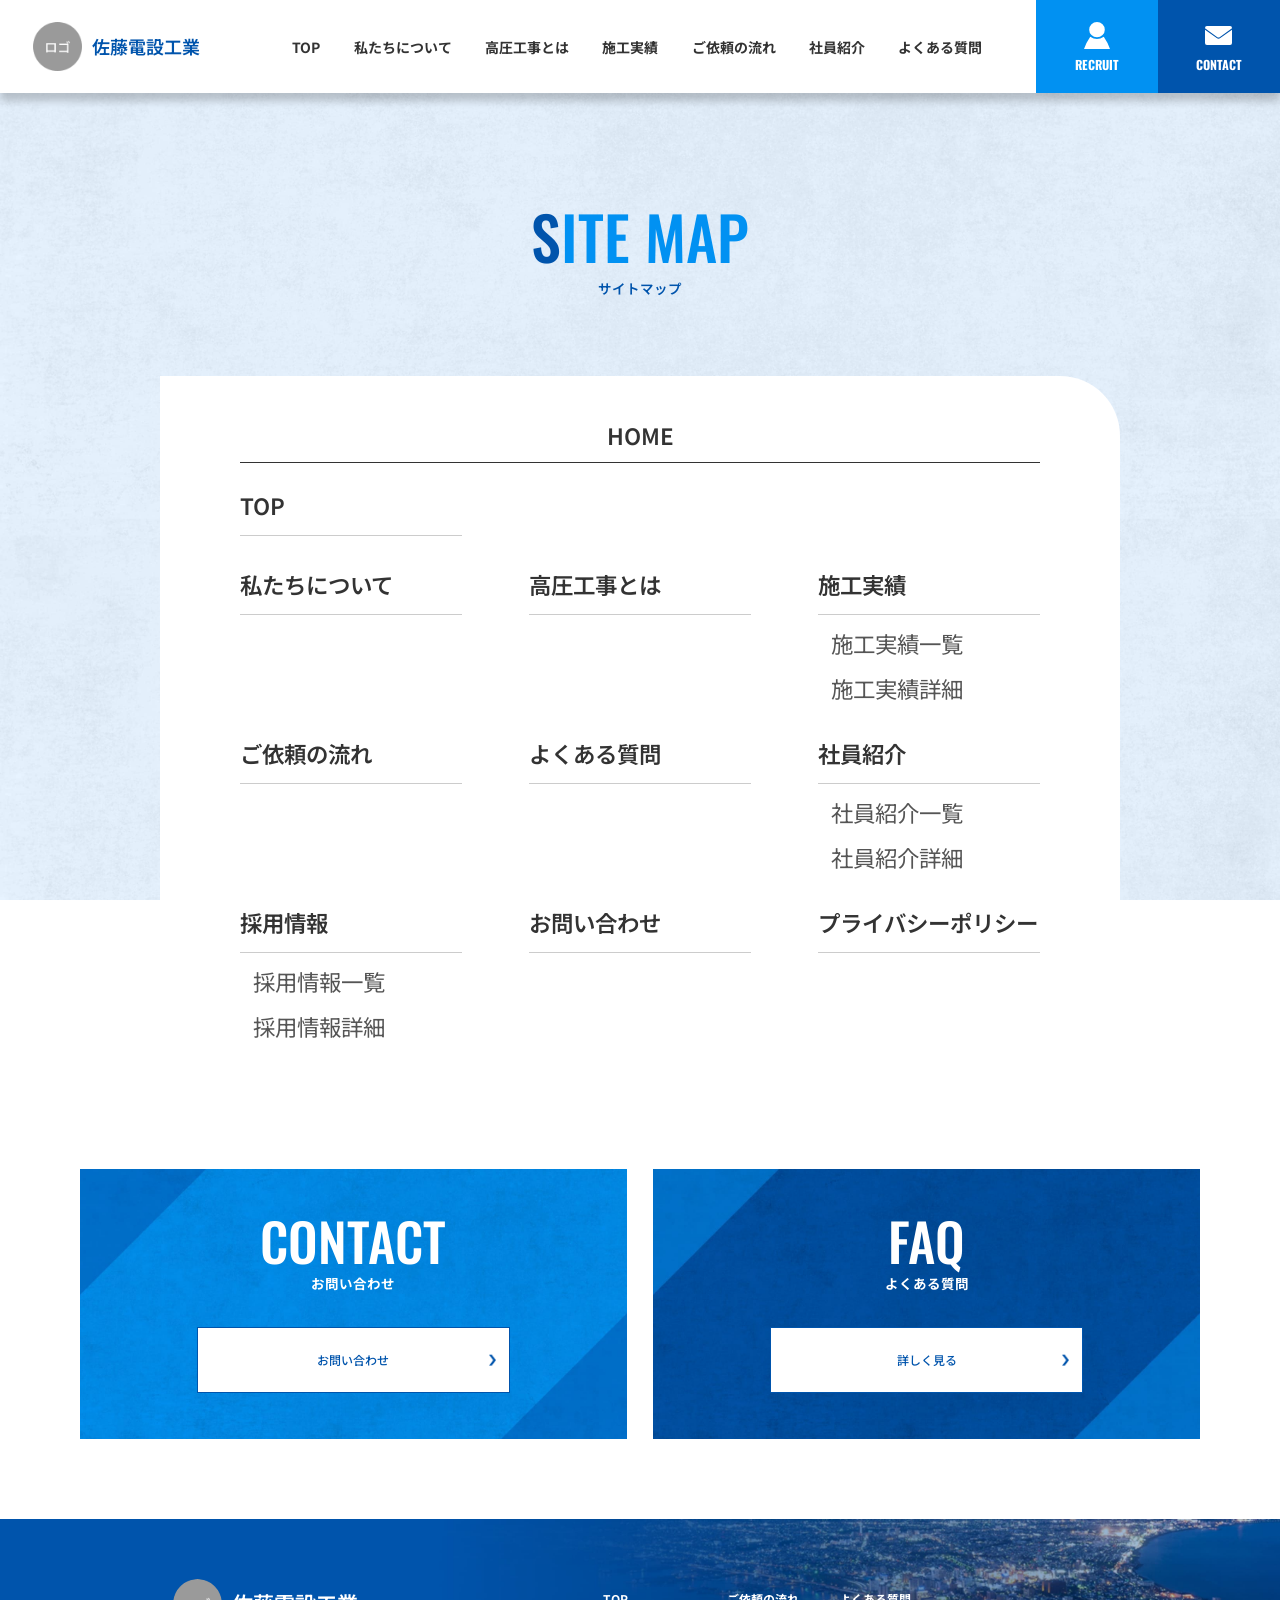
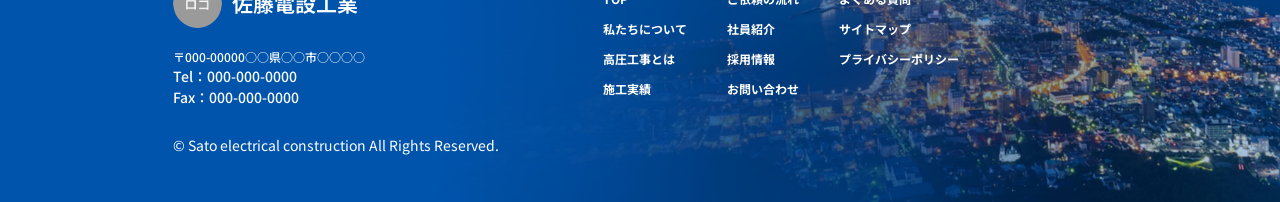
<file: wp-content/themes/sato_densetsu/site-map.html>
<!DOCTYPE html>
<html lang="ja">

<head>
    <meta charset="UTF-8" />
    <meta name="viewport" content="width=device-width, initial-scale=1.0" />
    <link rel="stylesheet" href="https://cdn.jsdelivr.net/npm/swiper@11/swiper-bundle.min.css">
    <link rel="stylesheet" href="css/reset.css" />
    <link rel="stylesheet" href="style.css" />
    <link rel="stylesheet" href="css/common.css" />
    <link rel="stylesheet" href="css/animate.css" />
    <link rel="stylesheet" href="css/pages.css" />
    <link rel="stylesheet" href="css/site-map.css" />
    <link rel="preconnect" href="https://fonts.googleapis.com">
    <link rel="preconnect" href="https://fonts.gstatic.com" crossorigin>
    <link
        href="https://fonts.googleapis.com/css2?family=Noto+Sans+JP:wght@100..900&family=Oswald:wght@200..700&display=swap"
        rel="stylesheet">
    <title>サイトマップ</title>
</head>

<body>
    <header class="l-header">
        <div class="header__inner">
            <!-- ロゴ -->
            <a href="/#top" class="header__logo">
                <img src="images/common/header_logo.png" alt="佐藤電設工業株式会社">
                <span class="header__logo-name">佐藤電設工業</span>
            </a>
            <!-- PC ナビ -->
            <nav class="header__nav">
                <ul class="header__nav-list">
                    <li><a href="/#top" class="header__nav-link">TOP</a></li>
                    <li><a href="/about-us.html" class="header__nav-link">私たちについて</a></li>
                    <li><a href="/construction.html" class="header__nav-link">高圧工事とは</a></li>
                    <li><a href="/work-list.html" class="header__nav-link">施工実績</a></li>
                    <li><a href="/process.html" class="header__nav-link">ご依頼の流れ</a></li>
                    <li><a href="/team-list.html" class="header__nav-link">社員紹介</a></li>
                    <li><a href="/faq.html" class="header__nav-link">よくある質問</a></li>
                </ul>
            </nav>
            <!-- RECRUIT / CONTACT ボタン -->
            <ul class="header__btns">
                <li>
                    <a href="/recruit-list.html" class="header__btn header__btn--recruit">
                        <img src="images/common/recruit_icon.svg" alt="" aria-hidden="true">
                        <span>RECRUIT</span>
                    </a>
                </li>
                <li>
                    <a href="/contact.html" class="header__btn header__btn--contact">
                        <img src="images/common/contact.svg" alt="" aria-hidden="true">
                        <span>CONTACT</span>
                    </a>
                </li>
            </ul>
            <!-- SP ハンバーガーボタン -->
            <button class="header__hamburger" id="btn_spmenu" aria-label="メニューを開く" aria-expanded="false"
                aria-controls="sp-menu">
                <span aria-hidden="true"></span>
                <span aria-hidden="true"></span>
                <span aria-hidden="true"></span>
            </button>
        </div>
    </header>

    <!-- SP メニュー -->
    <div class="sp-menu" id="sp-menu" role="dialog" aria-label="メニュー" aria-hidden="true">
        <div class="sp-menu__inner">
            <!-- ヘッダー行 -->
            <div class="sp-menu__head">
                <a href="/#top" class="sp-menu__logo">
                    <img src="images/common/header_logo.png" alt="佐藤電設工業株式会社">
                    <span>佐藤電設工業</span>
                </a>
                <button class="sp-menu__close" id="btn_spmenu_close" aria-label="メニューを閉じる">
                    <span></span>
                    <span></span>
                </button>
            </div>
            <!-- ナビ＋サブ -->
            <div class="sp-menu__body">
                <!-- ナビ 2カラム -->
                <nav class="sp-menu__nav">
                    <ul class="sp-menu__nav-list">
                        <li>
                            <a href="/about-us.html" class="sp-menu__nav-link">
                                <span class="sp-menu__nav-en">ABOUT</span>
                                <span class="sp-menu__nav-ja">私たちについて</span>
                            </a>
                        </li>
                        <li>
                            <a href="/construction.html" class="sp-menu__nav-link">
                                <span class="sp-menu__nav-en">HIGH-VOLTAGE<br>CONSTRUCTION</span>
                                <span class="sp-menu__nav-ja">高圧工事とは</span>
                            </a>
                        </li>
                        <li>
                            <a href="/work-list.html" class="sp-menu__nav-link">
                                <span class="sp-menu__nav-en">WORK</span>
                                <span class="sp-menu__nav-ja">施工実績</span>
                            </a>
                        </li>
                        <li>
                            <a href="/process.html" class="sp-menu__nav-link">
                                <span class="sp-menu__nav-en">PROCESS</span>
                                <span class="sp-menu__nav-ja">ご依頼の流れ</span>
                            </a>
                        </li>
                        <li>
                            <a href="/team-list.html" class="sp-menu__nav-link">
                                <span class="sp-menu__nav-en">OUR TEAM</span>
                                <span class="sp-menu__nav-ja">社員紹介</span>
                            </a>
                        </li>
                        <li>
                            <a href="/recruit-list.html" class="sp-menu__nav-link">
                                <span class="sp-menu__nav-en">RECRUIT</span>
                                <span class="sp-menu__nav-ja">採用情報</span>
                            </a>
                        </li>
                        <li>
                            <a href="/faq.html" class="sp-menu__nav-link">
                                <span class="sp-menu__nav-en">FAQ</span>
                                <span class="sp-menu__nav-ja">よくある質問</span>
                            </a>
                        </li>
                        <li>
                            <a href="/contact.html" class="sp-menu__nav-link">
                                <span class="sp-menu__nav-en">CONTACT</span>
                                <span class="sp-menu__nav-ja">お問い合わせ</span>
                            </a>
                        </li>
                    </ul>
                </nav>
                <!-- サブリンク -->
                <ul class="sp-menu__sub">
                    <li><a href="/site-map.html" class="sp-menu__sub-link">— サイトマップ</a></li>
                    <li><a href="/privacy.html" class="sp-menu__sub-link">— プライバシーポリシー</a></li>
                </ul>
            </div><!-- /.sp-menu__body -->
            <!-- 縦書きデコテキスト -->
            <p class="sp-menu__deco-text" aria-hidden="true">
                <span>SATO ELECTRICAL</span>
                <span class="sp-menu__deco-text--construction">CONSTRUCTION</span>
            </p>
        </div>
    </div>
    <!-- オーバーレイ -->
    <div class="sp-menu__overlay" id="sp-menu-overlay"></div>

    <!-- メインコンテンツ -->
    <main class="l-main">
        <div class="l-page">
            <!-- ページタイトル -->
            <section class="section_content--intro fadeInUp">
                <div class="section_space">
                    <h1 class="lower-page-title">
                        <span class="lower-page-title-en">SITE MAP</span>
                        <span class="lower-page-title-ja">サイトマップ</span>
                    </h1>
                </div>
            </section>

            <!-- サイトマップ -->
            <section class="section_content--sitemap fadeInUp">
                <div class="section_space">
                    <nav class="sitemap" aria-label="サイトマップ">
                        <h2 class="sitemap__home">HOME</h2>

                        <!-- SP用リスト（順番はサイトの論理順） -->
                        <ul class="sitemap__list sp-layout">
                            <li class="sitemap__item">
                                <a href="/#top" class="sitemap__link">TOP</a>
                            </li>
                            <li class="sitemap__item">
                                <a href="/about-us.html" class="sitemap__link">私たちについて</a>
                            </li>
                            <li class="sitemap__item">
                                <a href="/construction.html" class="sitemap__link">高圧工事とは</a>
                            </li>
                            <li class="sitemap__item sitemap__item--has-children">
                                <span class="sitemap__link">施工実績</span>
                                <ul class="sitemap__sub-list">
                                    <li><a href="/work-list.html" class="sitemap__sub-link">施工実績一覧</a></li>
                                    <li><a href="/work-detail.html" class="sitemap__sub-link">施工実績詳細</a></li>
                                </ul>
                            </li>
                            <li class="sitemap__item">
                                <a href="/process.html" class="sitemap__link">ご依頼の流れ</a>
                            </li>
                            <li class="sitemap__item">
                                <a href="/faq.html" class="sitemap__link">よくある質問</a>
                            </li>
                            <li class="sitemap__item sitemap__item--has-children">
                                <span class="sitemap__link">社員紹介</span>
                                <ul class="sitemap__sub-list">
                                    <li><a href="/team-list.html" class="sitemap__sub-link">社員紹介一覧</a></li>
                                    <li><a href="/team-detail.html" class="sitemap__sub-link">社員紹介詳細</a></li>
                                </ul>
                            </li>
                            <li class="sitemap__item sitemap__item--has-children">
                                <span class="sitemap__link">採用情報</span>
                                <ul class="sitemap__sub-list">
                                    <li><a href="/recruit-list.html" class="sitemap__sub-link">採用情報一覧</a></li>
                                    <li><a href="/recruit-detail.html" class="sitemap__sub-link">採用情報詳細</a></li>
                                </ul>
                            </li>
                            <li class="sitemap__item">
                                <a href="/contact.html" class="sitemap__link">お問い合わせ</a>
                            </li>
                            <li class="sitemap__item">
                                <a href="/privacy.html" class="sitemap__link">プライバシーポリシー</a>
                            </li>
                        </ul>

                        <!-- PC用グリッド
                            行1: TOP
                            行2: 私たちについて / 高圧工事とは / 施工実績
                            行3: ご依頼の流れ / よくある質問 / 社員紹介
                            行4: 採用情報 / お問い合わせ / プライバシーポリシー
                        -->
                        <div class="sitemap__pc-grid pc-layout">
                            <ul class="sitemap__pc-row">
                                <li class="sitemap__item">
                                    <a href="/#top" class="sitemap__link">TOP</a>
                                </li>
                            </ul>
                            <ul class="sitemap__pc-row">
                                <li class="sitemap__item">
                                    <a href="/about-us.html" class="sitemap__link">私たちについて</a>
                                </li>
                                <li class="sitemap__item">
                                    <a href="/construction.html" class="sitemap__link">高圧工事とは</a>
                                </li>
                                <li class="sitemap__item sitemap__item--has-children">
                                    <span class="sitemap__link">施工実績</span>
                                    <ul class="sitemap__sub-list">
                                        <li><a href="/work-list.html" class="sitemap__sub-link">施工実績一覧</a></li>
                                        <li><a href="/work-detail.html" class="sitemap__sub-link">施工実績詳細</a></li>
                                    </ul>
                                </li>
                            </ul>
                            <ul class="sitemap__pc-row">
                                <li class="sitemap__item">
                                    <a href="/process.html" class="sitemap__link">ご依頼の流れ</a>
                                </li>
                                <li class="sitemap__item">
                                    <a href="/faq.html" class="sitemap__link">よくある質問</a>
                                </li>
                                <li class="sitemap__item sitemap__item--has-children">
                                    <span class="sitemap__link">社員紹介</span>
                                    <ul class="sitemap__sub-list">
                                        <li><a href="/team-list.html" class="sitemap__sub-link">社員紹介一覧</a></li>
                                        <li><a href="/team-detail.html" class="sitemap__sub-link">社員紹介詳細</a></li>
                                    </ul>
                                </li>
                            </ul>
                            <ul class="sitemap__pc-row">
                                <li class="sitemap__item sitemap__item--has-children">
                                    <span class="sitemap__link">採用情報</span>
                                    <ul class="sitemap__sub-list">
                                        <li><a href="/recruit-list.html" class="sitemap__sub-link">採用情報一覧</a></li>
                                        <li><a href="/recruit-detail.html" class="sitemap__sub-link">採用情報詳細</a></li>
                                    </ul>
                                </li>
                                <li class="sitemap__item">
                                    <a href="/contact.html" class="sitemap__link">お問い合わせ</a>
                                </li>
                                <li class="sitemap__item">
                                    <a href="/privacy.html" class="sitemap__link">プライバシーポリシー</a>
                                </li>
                            </ul>
                        </div>
                    </nav>
                </div>
            </section>
        </div>
    </main>

    <!-- フッター -->
    <footer class="l-footer">
        <!-- CONTACT / FAQ バナー -->
        <div class="footer-banners fadeInUp">
            <div class="section_space">
                <ul class="footer-banners__list">
                    <li class="footer-banners__item">
                        <div class="footer-banner footer-banner--contact">
                            <div class="footer-banner__body">
                                <div class="footer-banner__title">
                                    <p class="footer-banner__en">CONTACT</p>
                                    <p class="footer-banner__ja">お問い合わせ</p>
                                </div>
                                <a href="/contact.html" class="c-btn is-white">お問い合わせ <img class="c-btn__arrow"
                                        src="images/common/cp_arrow-blue.png" alt="" aria-hidden="true"></a>
                            </div>
                        </div>
                    </li>
                    <li class="footer-banners__item">
                        <div class="footer-banner footer-banner--faq">
                            <div class="footer-banner__body">
                                <div class="footer-banner__title">
                                    <p class="footer-banner__en">FAQ</p>
                                    <p class="footer-banner__ja">よくある質問</p>
                                </div>
                                <a href="/faq.html" class="c-btn is-white">詳しく見る <img class="c-btn__arrow"
                                        src="images/common/cp_arrow-blue.png" alt="" aria-hidden="true"></a>
                            </div>
                        </div>
                    </li>
                </ul>
            </div>
        </div>
        <div class="footer__inner">
            <div class="footer__body">
                <!-- ロゴ・会社情報 -->
                <div class="footer__info">
                    <a href="/#top" class="footer__logo">
                        <img src="images/common/footer_logo.png" alt="佐藤電設工業株式会社">
                        <span>佐藤電設工業</span>
                    </a>
                    <address class="footer__address">
                        <p>〒000-00000<br class="sp_in">○○県○○市○○○○</p>
                        <p><a href="tel:000-000-0000">Tel：000-000-0000</a><br><span class="not-link"><a
                                    href="tel:000-000-0000">Fax：000-000-0000</a></span></p>
                    </address>
                </div>
                <!-- PCナビ -->
                <nav class="footer__nav">
                    <ul class="footer__nav-col">
                        <li><a href="/#top" class="footer__nav-link">TOP</a></li>
                        <li><a href="/about-us.html" class="footer__nav-link">私たちについて</a></li>
                        <li><a href="/construction.html" class="footer__nav-link">高圧工事とは</a></li>
                        <li><a href="/work-list.html" class="footer__nav-link">施工実績</a></li>
                    </ul>
                    <ul class="footer__nav-col">
                        <li><a href="/process.html" class="footer__nav-link">ご依頼の流れ</a></li>
                        <li><a href="/team-list.html" class="footer__nav-link">社員紹介</a></li>
                        <li><a href="/recruit-list.html" class="footer__nav-link">採用情報</a></li>
                        <li><a href="/contact.html" class="footer__nav-link">お問い合わせ</a></li>
                    </ul>
                    <ul class="footer__nav-col">
                        <li><a href="/faq.html" class="footer__nav-link">よくある質問</a></li>
                        <li><a href="/site-map.html" class="footer__nav-link">サイトマップ</a></li>
                        <li><a href="/privacy.html" class="footer__nav-link">プライバシーポリシー</a></li>
                    </ul>
                </nav>
            </div>
            <p class="footer__copyright">© Sato electrical construction All Rights Reserved.</p>
        </div>
    </footer>

    <!-- ページトップ -->
    <button class="page-top" id="page-top" aria-label="ページトップへ"></button>
    <script src="https://cdn.jsdelivr.net/npm/swiper@11/swiper-bundle.min.js"></script>
    <script src="js/script.js"></script>
    <script src="js/pages.js"></script>
</body>

</html>
</file>
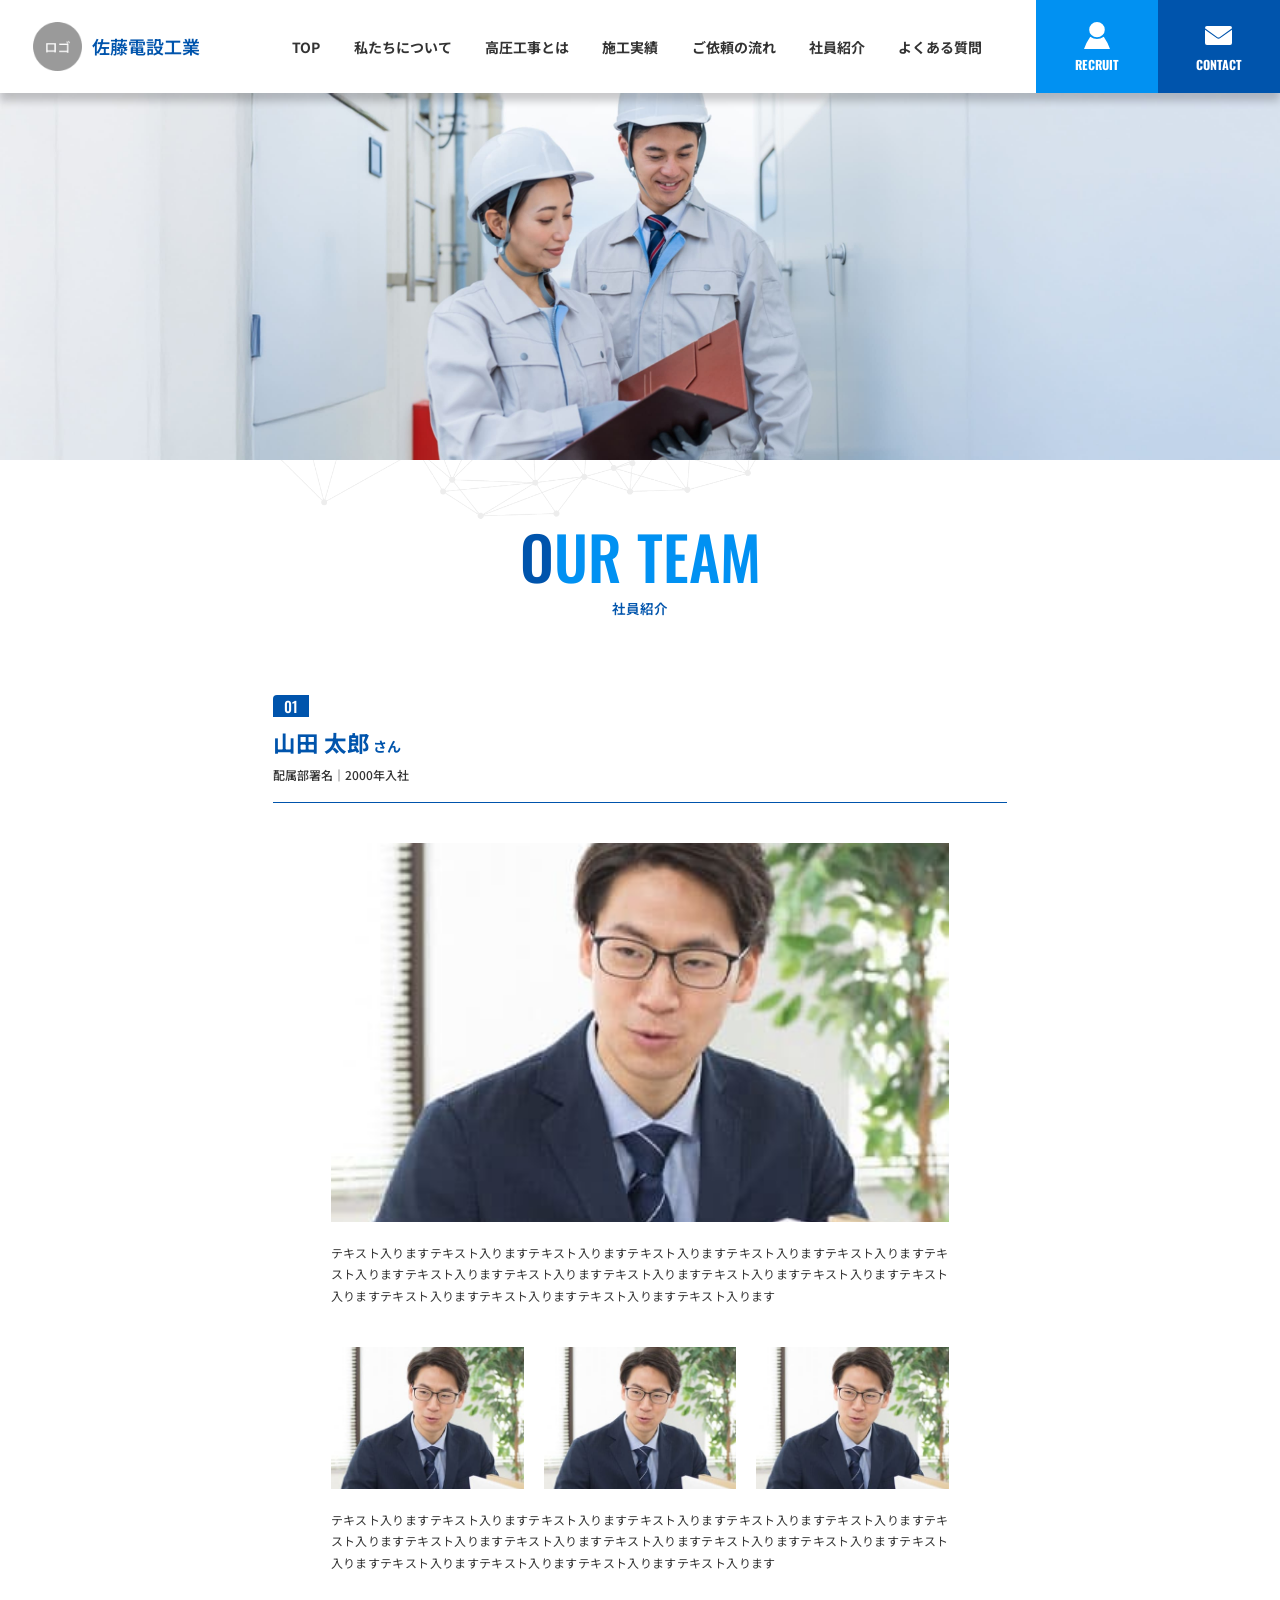
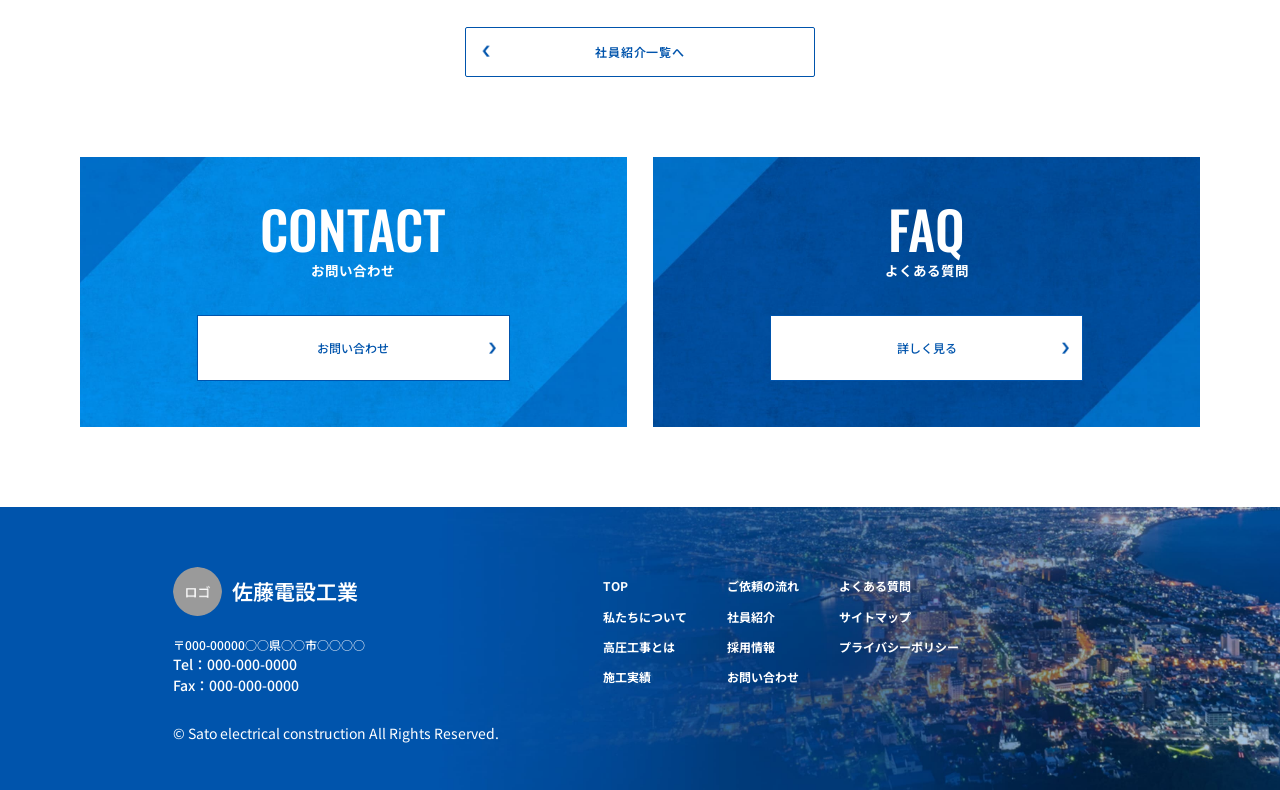
<file: wp-content/themes/sato_densetsu/team-detail.html>
<!DOCTYPE html>
<html lang="ja">

<head>
    <meta charset="UTF-8" />
    <meta name="viewport" content="width=device-width, initial-scale=1.0" />
    <link rel="stylesheet" href="css/reset.css" />
    <link rel="stylesheet" href="style.css" />
    <link rel="stylesheet" href="css/common.css" />
    <link rel="stylesheet" href="css/animate.css" />
    <link rel="stylesheet" href="css/pages.css" />
    <link rel="stylesheet" href="css/team.css" />
    <link rel="preconnect" href="https://fonts.googleapis.com">
    <link rel="preconnect" href="https://fonts.gstatic.com" crossorigin>
    <link
        href="https://fonts.googleapis.com/css2?family=Noto+Sans+JP:wght@100..900&family=Oswald:wght@200..700&display=swap"
        rel="stylesheet">
    <title>社員紹介詳細</title>
</head>

<body>
    <header class="l-header">
        <div class="header__inner">
            <!-- ロゴ -->
            <a href="/#top" class="header__logo">
                <img src="images/common/header_logo.png" alt="佐藤電設工業株式会社">
                <span class="header__logo-name">佐藤電設工業</span>
            </a>
            <!-- PC ナビ -->
            <nav class="header__nav">
                <ul class="header__nav-list">
                    <li><a href="/#top" class="header__nav-link">TOP</a></li>
                    <li><a href="/about-us.html" class="header__nav-link">私たちについて</a></li>
                    <li><a href="/construction.html" class="header__nav-link">高圧工事とは</a></li>
                    <li><a href="/work-list.html" class="header__nav-link">施工実績</a></li>
                    <li><a href="/process.html" class="header__nav-link">ご依頼の流れ</a></li>
                    <li><a href="/team-list.html" class="header__nav-link">社員紹介</a></li>
                    <li><a href="/faq.html" class="header__nav-link">よくある質問</a></li>
                </ul>
            </nav>
            <!-- RECRUIT / CONTACT ボタン -->
            <ul class="header__btns">
                <li>
                    <a href="/recruit-list.html" class="header__btn header__btn--recruit">
                        <img src="images/common/recruit_icon.svg" alt="" aria-hidden="true">
                        <span>RECRUIT</span>
                    </a>
                </li>
                <li>
                    <a href="/contact.html" class="header__btn header__btn--contact">
                        <img src="images/common/contact.svg" alt="" aria-hidden="true">
                        <span>CONTACT</span>
                    </a>
                </li>
            </ul>
            <!-- SP ハンバーガーボタン -->
            <button class="header__hamburger" id="btn_spmenu" aria-label="メニューを開く" aria-expanded="false"
                aria-controls="sp-menu">
                <span aria-hidden="true"></span>
                <span aria-hidden="true"></span>
                <span aria-hidden="true"></span>
            </button>
        </div>
    </header>

    <!-- SP メニュー -->
    <div class="sp-menu" id="sp-menu" role="dialog" aria-label="メニュー" aria-hidden="true">
        <div class="sp-menu__inner">
            <!-- ヘッダー行 -->
            <div class="sp-menu__head">
                <a href="/#top" class="sp-menu__logo">
                    <img src="images/common/header_logo.png" alt="佐藤電設工業株式会社">
                    <span>佐藤電設工業</span>
                </a>
                <button class="sp-menu__close" id="btn_spmenu_close" aria-label="メニューを閉じる">
                    <span></span>
                    <span></span>
                </button>
            </div>
            <!-- ナビ＋サブ -->
            <div class="sp-menu__body">
                <!-- ナビ 2カラム -->
                <nav class="sp-menu__nav">
                    <ul class="sp-menu__nav-list">
                        <li>
                            <a href="/about-us.html" class="sp-menu__nav-link">
                                <span class="sp-menu__nav-en">ABOUT</span>
                                <span class="sp-menu__nav-ja">私たちについて</span>
                            </a>
                        </li>
                        <li>
                            <a href="/construction.html" class="sp-menu__nav-link">
                                <span class="sp-menu__nav-en">HIGH-VOLTAGE<br>CONSTRUCTION</span>
                                <span class="sp-menu__nav-ja">高圧工事とは</span>
                            </a>
                        </li>
                        <li>
                            <a href="/work-list.html" class="sp-menu__nav-link">
                                <span class="sp-menu__nav-en">WORK</span>
                                <span class="sp-menu__nav-ja">施工実績</span>
                            </a>
                        </li>
                        <li>
                            <a href="/process.html" class="sp-menu__nav-link">
                                <span class="sp-menu__nav-en">PROCESS</span>
                                <span class="sp-menu__nav-ja">ご依頼の流れ</span>
                            </a>
                        </li>
                        <li>
                            <a href="/team-list.html" class="sp-menu__nav-link">
                                <span class="sp-menu__nav-en">OUR TEAM</span>
                                <span class="sp-menu__nav-ja">社員紹介</span>
                            </a>
                        </li>
                        <li>
                            <a href="/recruit-list.html" class="sp-menu__nav-link">
                                <span class="sp-menu__nav-en">RECRUIT</span>
                                <span class="sp-menu__nav-ja">採用情報</span>
                            </a>
                        </li>
                        <li>
                            <a href="/faq.html" class="sp-menu__nav-link">
                                <span class="sp-menu__nav-en">FAQ</span>
                                <span class="sp-menu__nav-ja">よくある質問</span>
                            </a>
                        </li>
                        <li>
                            <a href="/contact.html" class="sp-menu__nav-link">
                                <span class="sp-menu__nav-en">CONTACT</span>
                                <span class="sp-menu__nav-ja">お問い合わせ</span>
                            </a>
                        </li>
                    </ul>
                </nav>
                <!-- サブリンク -->
                <ul class="sp-menu__sub">
                    <li><a href="/site-map.html" class="sp-menu__sub-link">— サイトマップ</a></li>
                    <li><a href="/privacy.html" class="sp-menu__sub-link">— プライバシーポリシー</a></li>
                </ul>
            </div><!-- /.sp-menu__body -->
            <!-- 縦書きデコテキスト -->
            <p class="sp-menu__deco-text" aria-hidden="true">
                <span>SATO ELECTRICAL</span>
                <span class="sp-menu__deco-text--construction">CONSTRUCTION</span>
            </p>
        </div>
    </div>
    <!-- オーバーレイ -->
    <div class="sp-menu__overlay" id="sp-menu-overlay"></div>
    <!-- メインコンテンツ -->
    <main class="l-main">
        <div class="l-page">
            <!-- メインビジュアル -->
            <div class="lower-fv">
                <picture>
                    <source media="(min-width: 768px)" srcset="images/team/mv_pc.jpg">
                    <img src="images/team/mv_sp.jpg" alt="社員紹介詳細" class="fv__bg">
                </picture>
            </div>

            <div class="lower-fv-deco" id="fv-deco" aria-hidden="true"></div>

            <!-- ページタイトル＋コンテンツ -->
            <section class="section_content--intro fadeInUp">
                <div class="section_space">
                    <div class="about-intro__inner">
                        <!-- テキストエリア -->
                        <div class="about-intro__text-area">
                            <h1 class="lower-page-title">
                                <span class="lower-page-title-en">OUR TEAM</span>
                                <span class="lower-page-title-ja">社員紹介</span>
                            </h1>
                        </div>
                    </div>
                </div>
            </section>

            <!-- 施工実績 詳細 -->
            <section class="section_content--team-detail fadeInUp">
                <div class="section_space">
                    <article class="detail">

                        <!-- ヘッダー情報 -->
                        <div class="team-detail__head">
                            <span class="team-detail__badge">01</span>
                            <h2 class="team-detail__title">山田 太郎<span>さん</span></h2>
                            <p class="team-detail__meta"><span class="team-detail__dept">配属部署名</span><span
                                    class="team-detail__sep"> ｜ </span><span class="team-detail__year">2000年入社</span>
                            </p>
                        </div>

                        <!-- コンテンツブロック -->
                        <div class="detail__content-block">
                            <div class="detail__block">
                                <figure class="detail__figure detail__figure--main">
                                    <img src="images/team/team-sample-img.jpg" alt="社員紹介写真1">
                                </figure>
                                <p class="detail__text">
                                    テキスト入りますテキスト入りますテキスト入りますテキスト入りますテキスト入りますテキスト入りますテキスト入りますテキスト入りますテキスト入りますテキスト入りますテキスト入りますテキスト入りますテキスト入りますテキスト入りますテキスト入りますテキスト入りますテキスト入ります
                                </p>
                            </div>

                            <div class="detail__block">
                                <ul class="detail__gallery">
                                    <li><img src="images/team/team-sample-img.jpg" alt="社員紹介写真2"></li>
                                    <li><img src="images/team/team-sample-img.jpg" alt="社員紹介写真3"></li>
                                    <li><img src="images/team/team-sample-img.jpg" alt="社員紹介写真4"></li>
                                </ul>
                                <p class="detail__text">
                                    テキスト入りますテキスト入りますテキスト入りますテキスト入りますテキスト入りますテキスト入りますテキスト入りますテキスト入りますテキスト入りますテキスト入りますテキスト入りますテキスト入りますテキスト入りますテキスト入りますテキスト入りますテキスト入りますテキスト入ります
                                </p>
                            </div>
                        </div>

                        <!-- 一覧へ戻るボタン -->
                        <a href="/team-list.html" class="detail__back-link">
                            <img src="images/common/cp_arrow-blue.png" class="detail__back-arrow" alt=""
                                aria-hidden="true">
                            社員紹介一覧へ
                        </a>

                    </article>
                </div>
            </section>


        </div>
    </main>

    <!-- フッター -->
    <footer class="l-footer">
        <!-- CONTACT / FAQ バナー -->
        <div class="footer-banners fadeInUp">
            <div class="section_space">
                <ul class="footer-banners__list">
                    <li class="footer-banners__item">
                        <div class="footer-banner footer-banner--contact">
                            <div class="footer-banner__body">
                                <div class="footer-banner__title">
                                    <p class="footer-banner__en">CONTACT</p>
                                    <p class="footer-banner__ja">お問い合わせ</p>
                                </div>
                                <a href="/contact.html" class="c-btn is-white">お問い合わせ <img class="c-btn__arrow"
                                        src="images/common/cp_arrow-blue.png" alt="" aria-hidden="true"></a>
                            </div>
                        </div>
                    </li>
                    <li class="footer-banners__item">
                        <div class="footer-banner footer-banner--faq">
                            <div class="footer-banner__body">
                                <div class="footer-banner__title">
                                    <p class="footer-banner__en">FAQ</p>
                                    <p class="footer-banner__ja">よくある質問</p>
                                </div>
                                <a href="/faq.html" class="c-btn is-white">詳しく見る <img class="c-btn__arrow"
                                        src="images/common/cp_arrow-blue.png" alt="" aria-hidden="true"></a>
                            </div>
                        </div>
                    </li>
                </ul>
            </div>
        </div>
        <div class="footer__inner">
            <div class="footer__body">
                <!-- ロゴ・会社情報 -->
                <div class="footer__info">
                    <a href="/#top" class="footer__logo">
                        <img src="images/common/footer_logo.png" alt="佐藤電設工業株式会社">
                        <span>佐藤電設工業</span>
                    </a>
                    <address class="footer__address">
                        <p>〒000-00000<br class="sp_in">○○県○○市○○○○</p>
                        <p><a href="tel:000-000-0000">Tel：000-000-0000</a><br><span class="not-link"><a
                                    href="tel:000-000-0000">Fax：000-000-0000</a></span></p>
                    </address>
                </div>
                <!-- PCナビ -->
                <nav class="footer__nav">
                    <ul class="footer__nav-col">
                        <li><a href="/#top" class="footer__nav-link">TOP</a></li>
                        <li><a href="/about-us.html" class="footer__nav-link">私たちについて</a></li>
                        <li><a href="/construction.html" class="footer__nav-link">高圧工事とは</a></li>
                        <li><a href="/work-list.html" class="footer__nav-link">施工実績</a></li>
                    </ul>
                    <ul class="footer__nav-col">
                        <li><a href="/process.html" class="footer__nav-link">ご依頼の流れ</a></li>
                        <li><a href="/team-list.html" class="footer__nav-link">社員紹介</a></li>
                        <li><a href="/recruit-list.html" class="footer__nav-link">採用情報</a></li>
                        <li><a href="/contact.html" class="footer__nav-link">お問い合わせ</a></li>
                    </ul>
                    <ul class="footer__nav-col">
                        <li><a href="/faq.html" class="footer__nav-link">よくある質問</a></li>
                        <li><a href="/site-map.html" class="footer__nav-link">サイトマップ</a></li>
                        <li><a href="/privacy.html" class="footer__nav-link">プライバシーポリシー</a></li>
                    </ul>
                </nav>
            </div>
            <p class="footer__copyright">© Sato electrical construction All Rights Reserved.</p>
        </div>
    </footer>

    <!-- ページトップ -->
    <button class="page-top" id="page-top" aria-label="ページトップへ"></button>
    <script src="https://cdn.jsdelivr.net/npm/swiper@11/swiper-bundle.min.js"></script>
    <script src="js/script.js"></script>
</body>

</html>
</file>
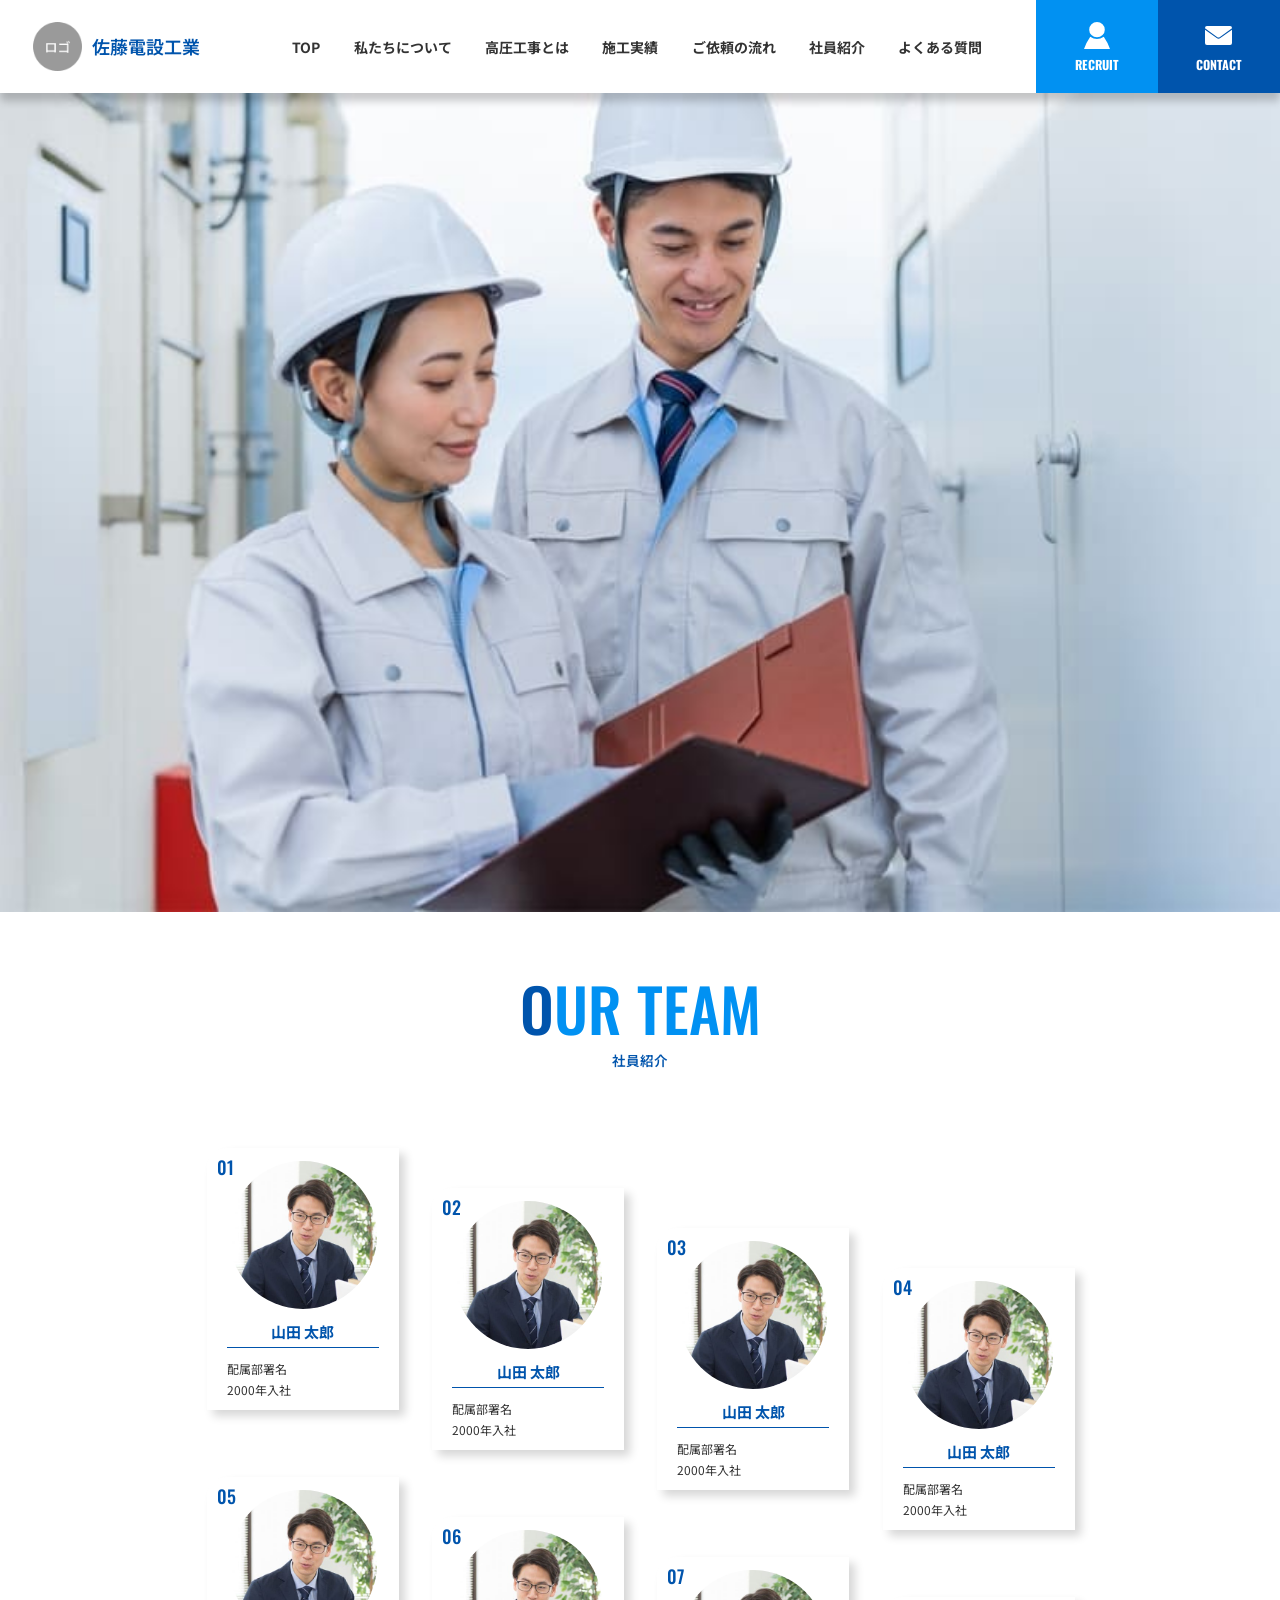
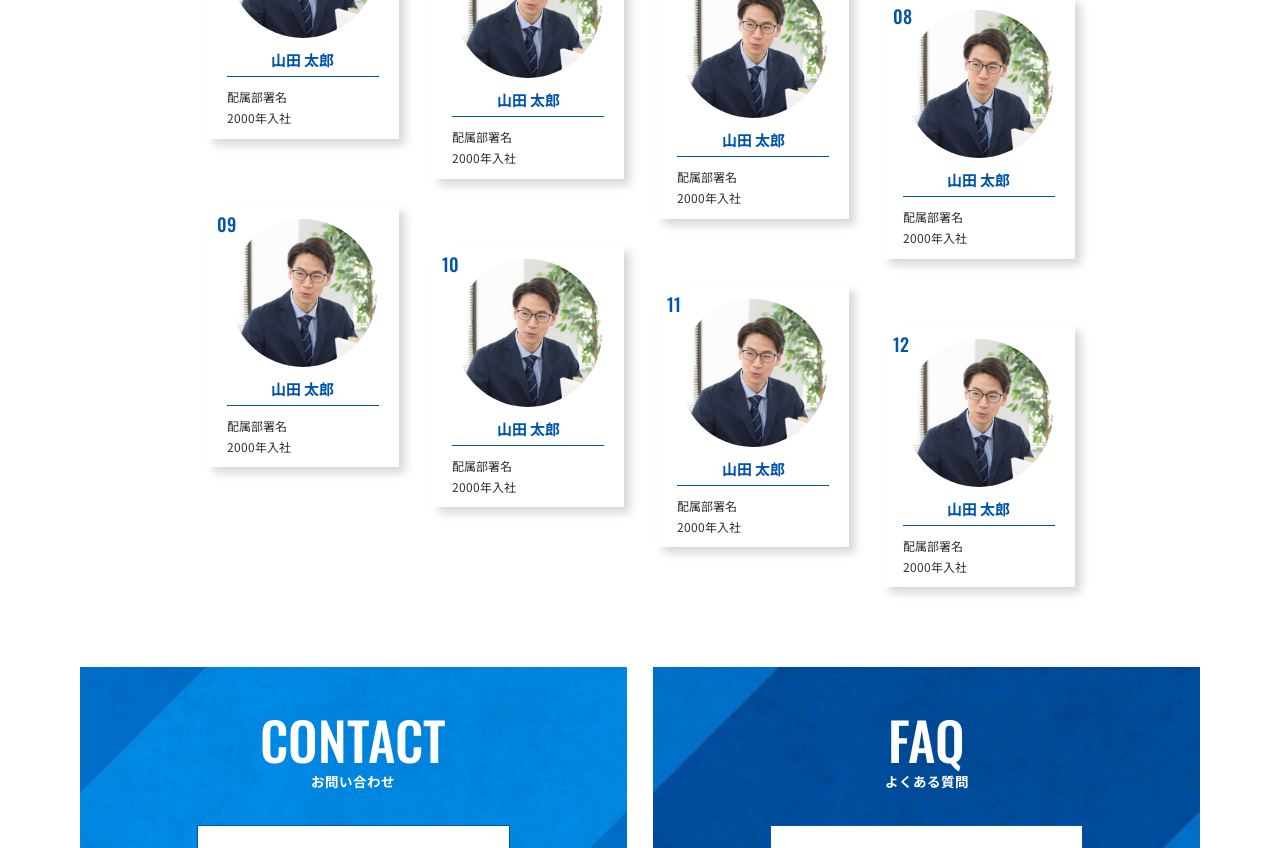
<file: wp-content/themes/sato_densetsu/team-list.html>
﻿<!DOCTYPE html>
<html lang="ja">

<head>
    <meta charset="UTF-8" />
    <meta name="viewport" content="width=device-width, initial-scale=1.0" />
    <link rel="stylesheet" href="css/reset.css" />
    <link rel="stylesheet" href="style.css" />
    <link rel="stylesheet" href="css/common.css" />
    <link rel="stylesheet" href="css/animate.css" />
    <link rel="stylesheet" href="css/pages.css" />
    <link rel="stylesheet" href="css/team.css" />
    <link rel="preconnect" href="https://fonts.googleapis.com">
    <link rel="preconnect" href="https://fonts.gstatic.com" crossorigin>
    <link
        href="https://fonts.googleapis.com/css2?family=Noto+Sans+JP:wght@100..900&family=Oswald:wght@200..700&display=swap"
        rel="stylesheet">
    <title>社員紹介</title>
</head>

<body>
    <header class="l-header">
        <div class="header__inner">
            <!-- ロゴ -->
            <a href="/#top" class="header__logo">
                <img src="images/common/header_logo.png" alt="佐藤電設工業株式会社">
                <span class="header__logo-name">佐藤電設工業</span>
            </a>
            <!-- PC ナビ -->
            <nav class="header__nav">
                <ul class="header__nav-list">
                    <li><a href="/#top" class="header__nav-link">TOP</a></li>
                    <li><a href="/about-us.html" class="header__nav-link">私たちについて</a></li>
                    <li><a href="/construction.html" class="header__nav-link">高圧工事とは</a></li>
                    <li><a href="/work-list.html" class="header__nav-link">施工実績</a></li>
                    <li><a href="/process.html" class="header__nav-link">ご依頼の流れ</a></li>
                    <li><a href="/team-list.html" class="header__nav-link">社員紹介</a></li>
                    <li><a href="/faq.html" class="header__nav-link">よくある質問</a></li>
                </ul>
            </nav>
            <!-- RECRUIT / CONTACT ボタン -->
            <ul class="header__btns">
                <li>
                    <a href="/recruit-list.html" class="header__btn header__btn--recruit">
                        <img src="images/common/recruit_icon.svg" alt="" aria-hidden="true">
                        <span>RECRUIT</span>
                    </a>
                </li>
                <li>
                    <a href="/contact.html" class="header__btn header__btn--contact">
                        <img src="images/common/contact.svg" alt="" aria-hidden="true">
                        <span>CONTACT</span>
                    </a>
                </li>
            </ul>
            <!-- SP ハンバーガーボタン -->
            <button class="header__hamburger" id="btn_spmenu" aria-label="メニューを開く" aria-expanded="false"
                aria-controls="sp-menu">
                <span aria-hidden="true"></span>
                <span aria-hidden="true"></span>
                <span aria-hidden="true"></span>
            </button>
        </div>
    </header>

    <!-- SP メニュー -->
    <div class="sp-menu" id="sp-menu" role="dialog" aria-label="メニュー" aria-hidden="true">
        <div class="sp-menu__inner">
            <!-- ヘッダー行 -->
            <div class="sp-menu__head">
                <a href="/#top" class="sp-menu__logo">
                    <img src="images/common/header_logo.png" alt="佐藤電設工業株式会社">
                    <span>佐藤電設工業</span>
                </a>
                <button class="sp-menu__close" id="btn_spmenu_close" aria-label="メニューを閉じる">
                    <span></span>
                    <span></span>
                </button>
            </div>
            <!-- ナビ＋サブ -->
            <div class="sp-menu__body">
                <!-- ナビ 2カラム -->
                <nav class="sp-menu__nav">
                    <ul class="sp-menu__nav-list">
                        <li>
                            <a href="/about-us.html" class="sp-menu__nav-link">
                                <span class="sp-menu__nav-en">ABOUT</span>
                                <span class="sp-menu__nav-ja">私たちについて</span>
                            </a>
                        </li>
                        <li>
                            <a href="/construction.html" class="sp-menu__nav-link">
                                <span class="sp-menu__nav-en">HIGH-VOLTAGE<br>CONSTRUCTION</span>
                                <span class="sp-menu__nav-ja">高圧工事とは</span>
                            </a>
                        </li>
                        <li>
                            <a href="/work-list.html" class="sp-menu__nav-link">
                                <span class="sp-menu__nav-en">WORK</span>
                                <span class="sp-menu__nav-ja">施工実績</span>
                            </a>
                        </li>
                        <li>
                            <a href="/process.html" class="sp-menu__nav-link">
                                <span class="sp-menu__nav-en">PROCESS</span>
                                <span class="sp-menu__nav-ja">ご依頼の流れ</span>
                            </a>
                        </li>
                        <li>
                            <a href="/team-list.html" class="sp-menu__nav-link">
                                <span class="sp-menu__nav-en">OUR TEAM</span>
                                <span class="sp-menu__nav-ja">社員紹介</span>
                            </a>
                        </li>
                        <li>
                            <a href="/recruit-list.html" class="sp-menu__nav-link">
                                <span class="sp-menu__nav-en">RECRUIT</span>
                                <span class="sp-menu__nav-ja">採用情報</span>
                            </a>
                        </li>
                        <li>
                            <a href="/faq.html" class="sp-menu__nav-link">
                                <span class="sp-menu__nav-en">FAQ</span>
                                <span class="sp-menu__nav-ja">よくある質問</span>
                            </a>
                        </li>
                        <li>
                            <a href="/contact.html" class="sp-menu__nav-link">
                                <span class="sp-menu__nav-en">CONTACT</span>
                                <span class="sp-menu__nav-ja">お問い合わせ</span>
                            </a>
                        </li>
                    </ul>
                </nav>
                <!-- サブリンク -->
                <ul class="sp-menu__sub">
                    <li><a href="/site-map.html" class="sp-menu__sub-link">— サイトマップ</a></li>
                    <li><a href="/privacy.html" class="sp-menu__sub-link">— プライバシーポリシー</a></li>
                </ul>
            </div><!-- /.sp-menu__body -->
            <!-- 縦書きデコテキスト -->
            <p class="sp-menu__deco-text" aria-hidden="true">
                <span>SATO ELECTRICAL</span>
                <span class="sp-menu__deco-text--construction">CONSTRUCTION</span>
            </p>
        </div>
    </div>
    <!-- オーバーレイ -->
    <div class="sp-menu__overlay" id="sp-menu-overlay"></div>
    <!-- メインコンテンツ -->
    <main class="l-main">
        <div class="l-page">
            <!-- メインビジュアル -->
            <div class="lower-fv">
                <picture>
                    <source media="(min-width: 768px)" srcset="images/team/mv_pc.jpg">
                    <img src="images/team/mv_sp.jpg" alt="社員紹介" class="fv__bg">
                </picture>
            </div>

            <div class="lower-fv-deco" id="fv-deco" aria-hidden="true"></div>

            <!-- ページタイトル＋コンテンツ -->
            <section class="section_content--intro fadeInUp">
                <div class="section_space">
                    <div class="about-intro__inner">
                        <!-- テキストエリア -->
                        <div class="about-intro__text-area">
                            <h1 class="lower-page-title">
                                <span class="lower-page-title-en">OUR TEAM</span>
                                <span class="lower-page-title-ja">社員紹介</span>
                            </h1>
                        </div>
                    </div>
                </div>
            </section>

            <!-- 社員リスト -->
            <section class="section_content--team fadeInUp">
                <div class="section_space">
                    <h2 class="sr-only">社員リスト</h2>
                    <ul class="team-card__list">
                        <li class="team-card">
                            <a href="/team-detail.html" class="team-card__link">
                                <div class="team-card__img-wrap">
                                    <img src="images/team/team-sample-img.jpg" alt="山田 太郎" class="team-card__img">
                                </div>
                                <div class="team-card__body">
                                    <p class="team-card__name">山田 太郎</p>
                                    <p class="team-card__dept">配属部署名</p>
                                    <p class="team-card__year">2000年入社</p>
                                </div>
                            </a>
                        </li>
                        <li class="team-card">
                            <a href="/team-detail.html" class="team-card__link">
                                <div class="team-card__img-wrap">
                                    <img src="images/team/team-sample-img.jpg" alt="山田 太郎" class="team-card__img">
                                </div>
                                <div class="team-card__body">
                                    <p class="team-card__name">山田 太郎</p>
                                    <p class="team-card__dept">配属部署名</p>
                                    <p class="team-card__year">2000年入社</p>
                                </div>
                            </a>
                        </li>
                        <li class="team-card">
                            <a href="/team-detail.html" class="team-card__link">
                                <div class="team-card__img-wrap">
                                    <img src="images/team/team-sample-img.jpg" alt="山田 太郎" class="team-card__img">
                                </div>
                                <div class="team-card__body">
                                    <p class="team-card__name">山田 太郎</p>
                                    <p class="team-card__dept">配属部署名</p>
                                    <p class="team-card__year">2000年入社</p>
                                </div>
                            </a>
                        </li>
                        <li class="team-card">
                            <a href="/team-detail.html" class="team-card__link">
                                <div class="team-card__img-wrap">
                                    <img src="images/team/team-sample-img.jpg" alt="山田 太郎" class="team-card__img">
                                </div>
                                <div class="team-card__body">
                                    <p class="team-card__name">山田 太郎</p>
                                    <p class="team-card__dept">配属部署名</p>
                                    <p class="team-card__year">2000年入社</p>
                                </div>
                            </a>
                        </li>
                        <li class="team-card">
                            <a href="/team-detail.html" class="team-card__link">
                                <div class="team-card__img-wrap">
                                    <img src="images/team/team-sample-img.jpg" alt="山田 太郎" class="team-card__img">
                                </div>
                                <div class="team-card__body">
                                    <p class="team-card__name">山田 太郎</p>
                                    <p class="team-card__dept">配属部署名</p>
                                    <p class="team-card__year">2000年入社</p>
                                </div>
                            </a>
                        </li>
                        <li class="team-card">
                            <a href="/team-detail.html" class="team-card__link">
                                <div class="team-card__img-wrap">
                                    <img src="images/team/team-sample-img.jpg" alt="山田 太郎" class="team-card__img">
                                </div>
                                <div class="team-card__body">
                                    <p class="team-card__name">山田 太郎</p>
                                    <p class="team-card__dept">配属部署名</p>
                                    <p class="team-card__year">2000年入社</p>
                                </div>
                            </a>
                        </li>
                        <li class="team-card">
                            <a href="/team-detail.html" class="team-card__link">
                                <div class="team-card__img-wrap">
                                    <img src="images/team/team-sample-img.jpg" alt="山田 太郎" class="team-card__img">
                                </div>
                                <div class="team-card__body">
                                    <p class="team-card__name">山田 太郎</p>
                                    <p class="team-card__dept">配属部署名</p>
                                    <p class="team-card__year">2000年入社</p>
                                </div>
                            </a>
                        </li>
                        <li class="team-card">
                            <a href="/team-detail.html" class="team-card__link">
                                <div class="team-card__img-wrap">
                                    <img src="images/team/team-sample-img.jpg" alt="山田 太郎" class="team-card__img">
                                </div>
                                <div class="team-card__body">
                                    <p class="team-card__name">山田 太郎</p>
                                    <p class="team-card__dept">配属部署名</p>
                                    <p class="team-card__year">2000年入社</p>
                                </div>
                            </a>
                        </li>
                        <li class="team-card">
                            <a href="/team-detail.html" class="team-card__link">
                                <div class="team-card__img-wrap">
                                    <img src="images/team/team-sample-img.jpg" alt="山田 太郎" class="team-card__img">
                                </div>
                                <div class="team-card__body">
                                    <p class="team-card__name">山田 太郎</p>
                                    <p class="team-card__dept">配属部署名</p>
                                    <p class="team-card__year">2000年入社</p>
                                </div>
                            </a>
                        </li>
                        <li class="team-card">
                            <a href="/team-detail.html" class="team-card__link">
                                <div class="team-card__img-wrap">
                                    <img src="images/team/team-sample-img.jpg" alt="山田 太郎" class="team-card__img">
                                </div>
                                <div class="team-card__body">
                                    <p class="team-card__name">山田 太郎</p>
                                    <p class="team-card__dept">配属部署名</p>
                                    <p class="team-card__year">2000年入社</p>
                                </div>
                            </a>
                        </li>
                        <li class="team-card">
                            <a href="/team-detail.html" class="team-card__link">
                                <div class="team-card__img-wrap">
                                    <img src="images/team/team-sample-img.jpg" alt="山田 太郎" class="team-card__img">
                                </div>
                                <div class="team-card__body">
                                    <p class="team-card__name">山田 太郎</p>
                                    <p class="team-card__dept">配属部署名</p>
                                    <p class="team-card__year">2000年入社</p>
                                </div>
                            </a>
                        </li>
                        <li class="team-card">
                            <a href="/team-detail.html" class="team-card__link">
                                <div class="team-card__img-wrap">
                                    <img src="images/team/team-sample-img.jpg" alt="山田 太郎" class="team-card__img">
                                </div>
                                <div class="team-card__body">
                                    <p class="team-card__name">山田 太郎</p>
                                    <p class="team-card__dept">配属部署名</p>
                                    <p class="team-card__year">2000年入社</p>
                                </div>
                            </a>
                        </li>
                    </ul>
                </div>
            </section>
        </div>
    </main>

    <!-- フッター -->
    <footer class="l-footer">
        <!-- CONTACT / FAQ バナー -->
        <div class="footer-banners fadeInUp">
            <div class="section_space">
                <ul class="footer-banners__list">
                    <li class="footer-banners__item">
                        <div class="footer-banner footer-banner--contact">
                            <div class="footer-banner__body">
                                <div class="footer-banner__title">
                                    <p class="footer-banner__en">CONTACT</p>
                                    <p class="footer-banner__ja">お問い合わせ</p>
                                </div>
                                <a href="/contact.html" class="c-btn is-white">お問い合わせ <img class="c-btn__arrow"
                                        src="images/common/cp_arrow-blue.png" alt="" aria-hidden="true"></a>
                            </div>
                        </div>
                    </li>
                    <li class="footer-banners__item">
                        <div class="footer-banner footer-banner--faq">
                            <div class="footer-banner__body">
                                <div class="footer-banner__title">
                                    <p class="footer-banner__en">FAQ</p>
                                    <p class="footer-banner__ja">よくある質問</p>
                                </div>
                                <a href="/faq.html" class="c-btn is-white">詳しく見る <img class="c-btn__arrow"
                                        src="images/common/cp_arrow-blue.png" alt="" aria-hidden="true"></a>
                            </div>
                        </div>
                    </li>
                </ul>
            </div>
        </div>
        <div class="footer__inner">
            <div class="footer__body">
                <!-- ロゴ・会社情報 -->
                <div class="footer__info">
                    <a href="/#top" class="footer__logo">
                        <img src="images/common/footer_logo.png" alt="佐藤電設工業株式会社">
                        <span>佐藤電設工業</span>
                    </a>
                    <address class="footer__address">
                        <p>〒000-00000<br class="sp_in">○○県○○市○○○○</p>
                        <p><a href="tel:000-000-0000">Tel：000-000-0000</a><br><span class="not-link"><a
                                    href="tel:000-000-0000">Fax：000-000-0000</a></span></p>
                    </address>
                </div>
                <!-- PCナビ -->
                <nav class="footer__nav">
                    <ul class="footer__nav-col">
                        <li><a href="/#top" class="footer__nav-link">TOP</a></li>
                        <li><a href="/about-us.html" class="footer__nav-link">私たちについて</a></li>
                        <li><a href="/construction.html" class="footer__nav-link">高圧工事とは</a></li>
                        <li><a href="/work-list.html" class="footer__nav-link">施工実績</a></li>
                    </ul>
                    <ul class="footer__nav-col">
                        <li><a href="/process.html" class="footer__nav-link">ご依頼の流れ</a></li>
                        <li><a href="/team-list.html" class="footer__nav-link">社員紹介</a></li>
                        <li><a href="/recruit-list.html" class="footer__nav-link">採用情報</a></li>
                        <li><a href="/contact.html" class="footer__nav-link">お問い合わせ</a></li>
                    </ul>
                    <ul class="footer__nav-col">
                        <li><a href="/faq.html" class="footer__nav-link">よくある質問</a></li>
                        <li><a href="/site-map.html" class="footer__nav-link">サイトマップ</a></li>
                        <li><a href="/privacy.html" class="footer__nav-link">プライバシーポリシー</a></li>
                    </ul>
                </nav>
            </div>
            <p class="footer__copyright">© Sato electrical construction All Rights Reserved.</p>
        </div>
    </footer>

    <!-- ページトップ -->
    <button class="page-top" id="page-top" aria-label="ページトップへ"></button>
    <script src="https://cdn.jsdelivr.net/npm/swiper@11/swiper-bundle.min.js"></script>
    <script src="js/script.js"></script>
</body>

</html>
</file>
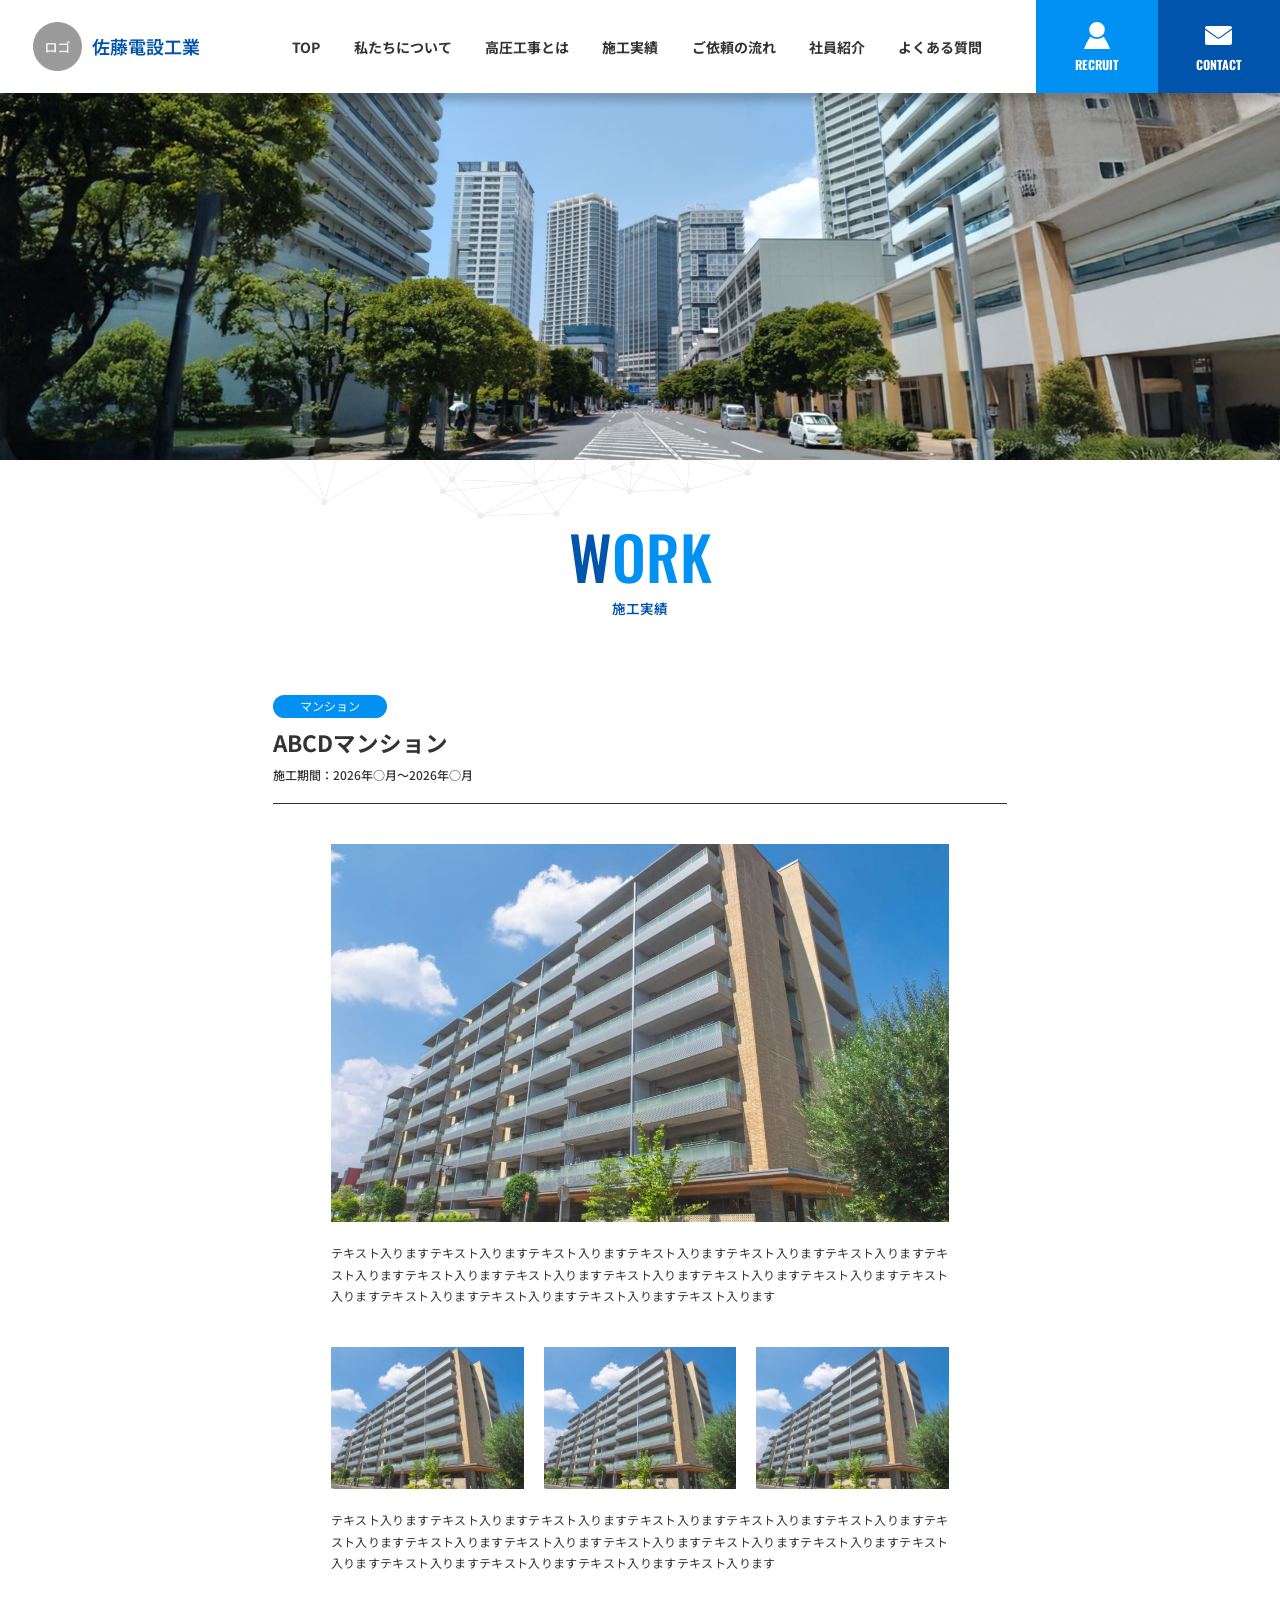
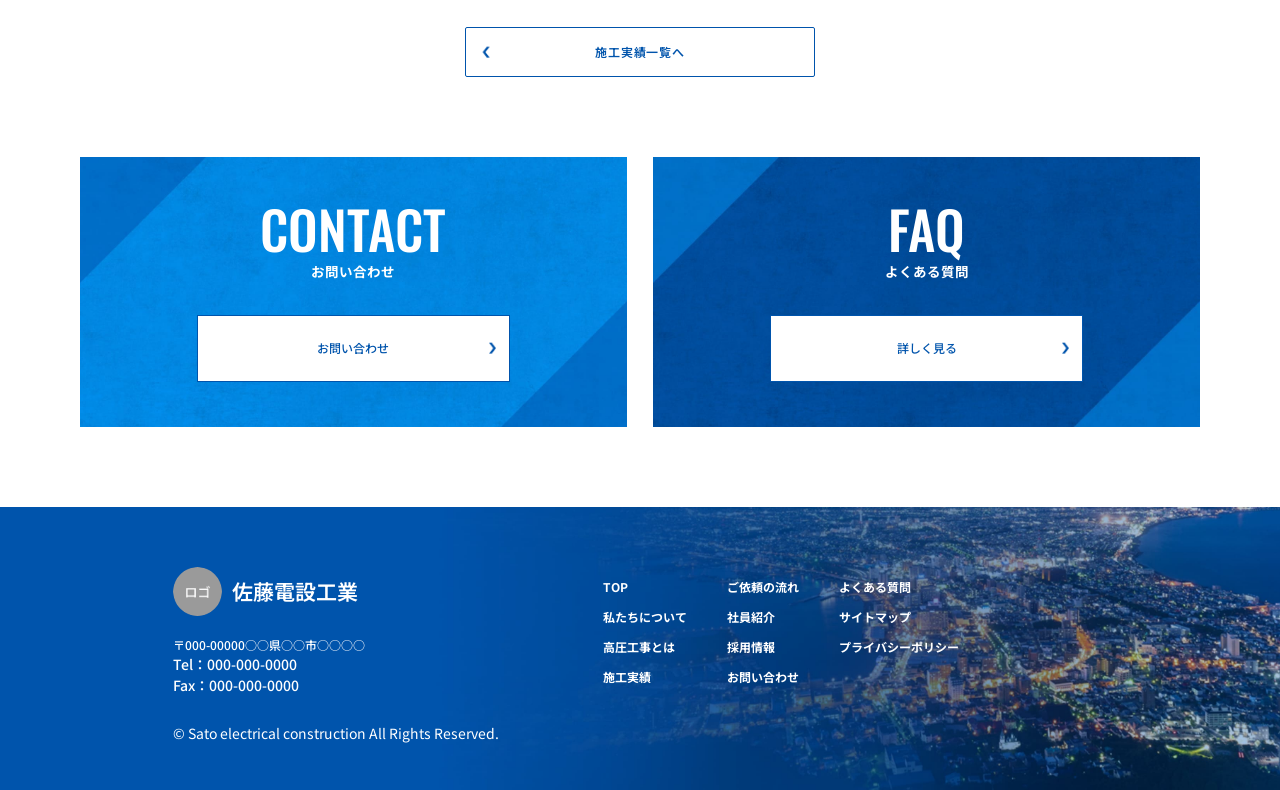
<file: wp-content/themes/sato_densetsu/work-detail.html>
<!DOCTYPE html>
<html lang="ja">

<head>
    <meta charset="UTF-8" />
    <meta name="viewport" content="width=device-width, initial-scale=1.0" />
    <link rel="stylesheet" href="css/reset.css" />
    <link rel="stylesheet" href="style.css" />
    <link rel="stylesheet" href="css/common.css" />
    <link rel="stylesheet" href="css/animate.css" />
    <link rel="stylesheet" href="css/pages.css" />
    <link rel="stylesheet" href="css/work.css" />
    <link rel="preconnect" href="https://fonts.googleapis.com">
    <link rel="preconnect" href="https://fonts.gstatic.com" crossorigin>
    <link
        href="https://fonts.googleapis.com/css2?family=Noto+Sans+JP:wght@100..900&family=Oswald:wght@200..700&display=swap"
        rel="stylesheet">
    <title>施工実績</title>
</head>

<body>
    <header class="l-header">
        <div class="header__inner">
            <!-- ロゴ -->
            <a href="/#top" class="header__logo">
                <img src="images/common/header_logo.png" alt="佐藤電設工業株式会社">
                <span class="header__logo-name">佐藤電設工業</span>
            </a>
            <!-- PC ナビ -->
            <nav class="header__nav">
                <ul class="header__nav-list">
                    <li><a href="/#top" class="header__nav-link">TOP</a></li>
                    <li><a href="/about-us.html" class="header__nav-link">私たちについて</a></li>
                    <li><a href="/construction.html" class="header__nav-link">高圧工事とは</a></li>
                    <li><a href="/work-list.html" class="header__nav-link">施工実績</a></li>
                    <li><a href="/process.html" class="header__nav-link">ご依頼の流れ</a></li>
                    <li><a href="/team-list.html" class="header__nav-link">社員紹介</a></li>
                    <li><a href="/faq.html" class="header__nav-link">よくある質問</a></li>
                </ul>
            </nav>
            <!-- RECRUIT / CONTACT ボタン -->
            <ul class="header__btns">
                <li>
                    <a href="/recruit-list.html" class="header__btn header__btn--recruit">
                        <img src="images/common/recruit_icon.svg" alt="" aria-hidden="true">
                        <span>RECRUIT</span>
                    </a>
                </li>
                <li>
                    <a href="/contact.html" class="header__btn header__btn--contact">
                        <img src="images/common/contact.svg" alt="" aria-hidden="true">
                        <span>CONTACT</span>
                    </a>
                </li>
            </ul>
            <!-- SP ハンバーガーボタン -->
            <button class="header__hamburger" id="btn_spmenu" aria-label="メニューを開く" aria-expanded="false"
                aria-controls="sp-menu">
                <span aria-hidden="true"></span>
                <span aria-hidden="true"></span>
                <span aria-hidden="true"></span>
            </button>
        </div>
    </header>

    <!-- SP メニュー -->
    <div class="sp-menu" id="sp-menu" role="dialog" aria-label="メニュー" aria-hidden="true">
        <div class="sp-menu__inner">
            <!-- ヘッダー行 -->
            <div class="sp-menu__head">
                <a href="/#top" class="sp-menu__logo">
                    <img src="images/common/header_logo.png" alt="佐藤電設工業株式会社">
                    <span>佐藤電設工業</span>
                </a>
                <button class="sp-menu__close" id="btn_spmenu_close" aria-label="メニューを閉じる">
                    <span></span>
                    <span></span>
                </button>
            </div>
            <!-- ナビ＋サブ -->
            <div class="sp-menu__body">
                <!-- ナビ 2カラム -->
                <nav class="sp-menu__nav">
                    <ul class="sp-menu__nav-list">
                        <li>
                            <a href="/about-us.html" class="sp-menu__nav-link">
                                <span class="sp-menu__nav-en">ABOUT</span>
                                <span class="sp-menu__nav-ja">私たちについて</span>
                            </a>
                        </li>
                        <li>
                            <a href="/construction.html" class="sp-menu__nav-link">
                                <span class="sp-menu__nav-en">HIGH-VOLTAGE<br>CONSTRUCTION</span>
                                <span class="sp-menu__nav-ja">高圧工事とは</span>
                            </a>
                        </li>
                        <li>
                            <a href="/work-list.html" class="sp-menu__nav-link">
                                <span class="sp-menu__nav-en">WORK</span>
                                <span class="sp-menu__nav-ja">施工実績</span>
                            </a>
                        </li>
                        <li>
                            <a href="/process.html" class="sp-menu__nav-link">
                                <span class="sp-menu__nav-en">PROCESS</span>
                                <span class="sp-menu__nav-ja">ご依頼の流れ</span>
                            </a>
                        </li>
                        <li>
                            <a href="/team-list.html" class="sp-menu__nav-link">
                                <span class="sp-menu__nav-en">OUR TEAM</span>
                                <span class="sp-menu__nav-ja">社員紹介</span>
                            </a>
                        </li>
                        <li>
                            <a href="/recruit-list.html" class="sp-menu__nav-link">
                                <span class="sp-menu__nav-en">RECRUIT</span>
                                <span class="sp-menu__nav-ja">採用情報</span>
                            </a>
                        </li>
                        <li>
                            <a href="/faq.html" class="sp-menu__nav-link">
                                <span class="sp-menu__nav-en">FAQ</span>
                                <span class="sp-menu__nav-ja">よくある質問</span>
                            </a>
                        </li>
                        <li>
                            <a href="/contact.html" class="sp-menu__nav-link">
                                <span class="sp-menu__nav-en">CONTACT</span>
                                <span class="sp-menu__nav-ja">お問い合わせ</span>
                            </a>
                        </li>
                    </ul>
                </nav>
                <!-- サブリンク -->
                <ul class="sp-menu__sub">
                    <li><a href="/site-map.html" class="sp-menu__sub-link">— サイトマップ</a></li>
                    <li><a href="/privacy.html" class="sp-menu__sub-link">— プライバシーポリシー</a></li>
                </ul>
            </div><!-- /.sp-menu__body -->
            <!-- 縦書きデコテキスト -->
            <p class="sp-menu__deco-text" aria-hidden="true">
                <span>SATO ELECTRICAL</span>
                <span class="sp-menu__deco-text--construction">CONSTRUCTION</span>
            </p>
        </div>
    </div>
    <!-- オーバーレイ -->
    <div class="sp-menu__overlay" id="sp-menu-overlay"></div>
    <!-- メインコンテンツ -->
    <main class="l-main">
        <div class="l-page">
            <!-- メインビジュアル -->
            <div class="lower-fv">
                <picture>
                    <source media="(min-width: 768px)" srcset="images/work/mv_pc.jpg">
                    <img src="images/work/mv_sp.jpg" alt="施工実績" class="fv__bg">
                </picture>
            </div>

            <div class="lower-fv-deco" id="fv-deco" aria-hidden="true"></div>

            <!-- ページタイトル＋コンテンツ -->
            <section class="section_content--intro fadeInUp">
                <div class="section_space">
                    <div class="about-intro__inner">
                        <!-- テキストエリア -->
                        <div class="about-intro__text-area">
                            <h1 class="lower-page-title">
                                <span class="lower-page-title-en">WORK</span>
                                <span class="lower-page-title-ja">施工実績</span>
                            </h1>
                        </div>
                    </div>
                </div>
            </section>

            <!-- 施工実績 詳細 -->
            <section class="section_content--work-detail fadeInUp">
                <div class="section_space">
                    <article class="detail">

                        <!-- ヘッダー情報 -->
                        <div class="work-detail__head">
                            <span class="work-card__badge">マンション</span>
                            <h2 class="work-detail__title">ABCDマンション</h2>
                            <p class="work-detail__period">施工期間：2026年○月〜2026年○月</p>
                        </div>

                        <!-- コンテンツブロック -->
                        <div class="detail__content-block">
                            <div class="work-detail__block">
                                <figure class="detail__figure detail__figure--main">
                                    <img src="images/work/work-sample-img.jpg" alt="ABCDマンション 施工写真1">
                                </figure>
                                <p class="detail__text">
                                    テキスト入りますテキスト入りますテキスト入りますテキスト入りますテキスト入りますテキスト入りますテキスト入りますテキスト入りますテキスト入りますテキスト入りますテキスト入りますテキスト入りますテキスト入りますテキスト入りますテキスト入りますテキスト入りますテキスト入ります
                                </p>
                            </div>

                            <div class="work-detail__block">
                                <ul class="detail__gallery">
                                    <li><img src="images/work/work-sample-img.jpg" alt="ABCDマンション 施工写真2"></li>
                                    <li><img src="images/work/work-sample-img.jpg" alt="ABCDマンション 施工写真3"></li>
                                    <li><img src="images/work/work-sample-img.jpg" alt="ABCDマンション 施工写真4"></li>
                                </ul>
                                <p class="detail__text">
                                    テキスト入りますテキスト入りますテキスト入りますテキスト入りますテキスト入りますテキスト入りますテキスト入りますテキスト入りますテキスト入りますテキスト入りますテキスト入りますテキスト入りますテキスト入りますテキスト入りますテキスト入りますテキスト入りますテキスト入ります
                                </p>
                            </div>
                        </div>

                        <!-- 一覧へ戻るボタン -->
                        <a href="work-list.html" class="detail__back-link">
                            <img src="images/common/cp_arrow-blue.png" class="detail__back-arrow" alt=""
                                aria-hidden="true">
                            施工実績一覧へ
                        </a>

                    </article>
                </div>
            </section>


        </div>
    </main>

    <!-- フッター -->
    <footer class="l-footer">
        <!-- CONTACT / FAQ バナー -->
        <div class="footer-banners fadeInUp">
            <div class="section_space">
                <ul class="footer-banners__list">
                    <li class="footer-banners__item">
                        <div class="footer-banner footer-banner--contact">
                            <div class="footer-banner__body">
                                <div class="footer-banner__title">
                                    <p class="footer-banner__en">CONTACT</p>
                                    <p class="footer-banner__ja">お問い合わせ</p>
                                </div>
                                <a href="/contact.html" class="c-btn is-white">お問い合わせ <img class="c-btn__arrow"
                                        src="images/common/cp_arrow-blue.png" alt="" aria-hidden="true"></a>
                            </div>
                        </div>
                    </li>
                    <li class="footer-banners__item">
                        <div class="footer-banner footer-banner--faq">
                            <div class="footer-banner__body">
                                <div class="footer-banner__title">
                                    <p class="footer-banner__en">FAQ</p>
                                    <p class="footer-banner__ja">よくある質問</p>
                                </div>
                                <a href="/faq.html" class="c-btn is-white">詳しく見る <img class="c-btn__arrow"
                                        src="images/common/cp_arrow-blue.png" alt="" aria-hidden="true"></a>
                            </div>
                        </div>
                    </li>
                </ul>
            </div>
        </div>
        <div class="footer__inner">
            <div class="footer__body">
                <!-- ロゴ・会社情報 -->
                <div class="footer__info">
                    <a href="/#top" class="footer__logo">
                        <img src="images/common/footer_logo.png" alt="佐藤電設工業株式会社">
                        <span>佐藤電設工業</span>
                    </a>
                    <address class="footer__address">
                        <p>〒000-00000<br class="sp_in">○○県○○市○○○○</p>
                        <p><a href="tel:000-000-0000">Tel：000-000-0000</a><br><span class="not-link"><a
                                    href="tel:000-000-0000">Fax：000-000-0000</a></span></p>
                    </address>
                </div>
                <!-- PCナビ -->
                <nav class="footer__nav">
                    <ul class="footer__nav-col">
                        <li><a href="/#top" class="footer__nav-link">TOP</a></li>
                        <li><a href="/about-us.html" class="footer__nav-link">私たちについて</a></li>
                        <li><a href="/construction.html" class="footer__nav-link">高圧工事とは</a></li>
                        <li><a href="/work-list.html" class="footer__nav-link">施工実績</a></li>
                    </ul>
                    <ul class="footer__nav-col">
                        <li><a href="/process.html" class="footer__nav-link">ご依頼の流れ</a></li>
                        <li><a href="/team-list.html" class="footer__nav-link">社員紹介</a></li>
                        <li><a href="/recruit-list.html" class="footer__nav-link">採用情報</a></li>
                        <li><a href="/contact.html" class="footer__nav-link">お問い合わせ</a></li>
                    </ul>
                    <ul class="footer__nav-col">
                        <li><a href="/faq.html" class="footer__nav-link">よくある質問</a></li>
                        <li><a href="/site-map.html" class="footer__nav-link">サイトマップ</a></li>
                        <li><a href="/privacy.html" class="footer__nav-link">プライバシーポリシー</a></li>
                    </ul>
                </nav>
            </div>
            <p class="footer__copyright">© Sato electrical construction All Rights Reserved.</p>
        </div>
    </footer>

    <!-- ページトップ -->
    <button class="page-top" id="page-top" aria-label="ページトップへ"></button>
    <script src="https://cdn.jsdelivr.net/npm/swiper@11/swiper-bundle.min.js"></script>
    <script src="js/script.js"></script>
</body>

</html>
</file>
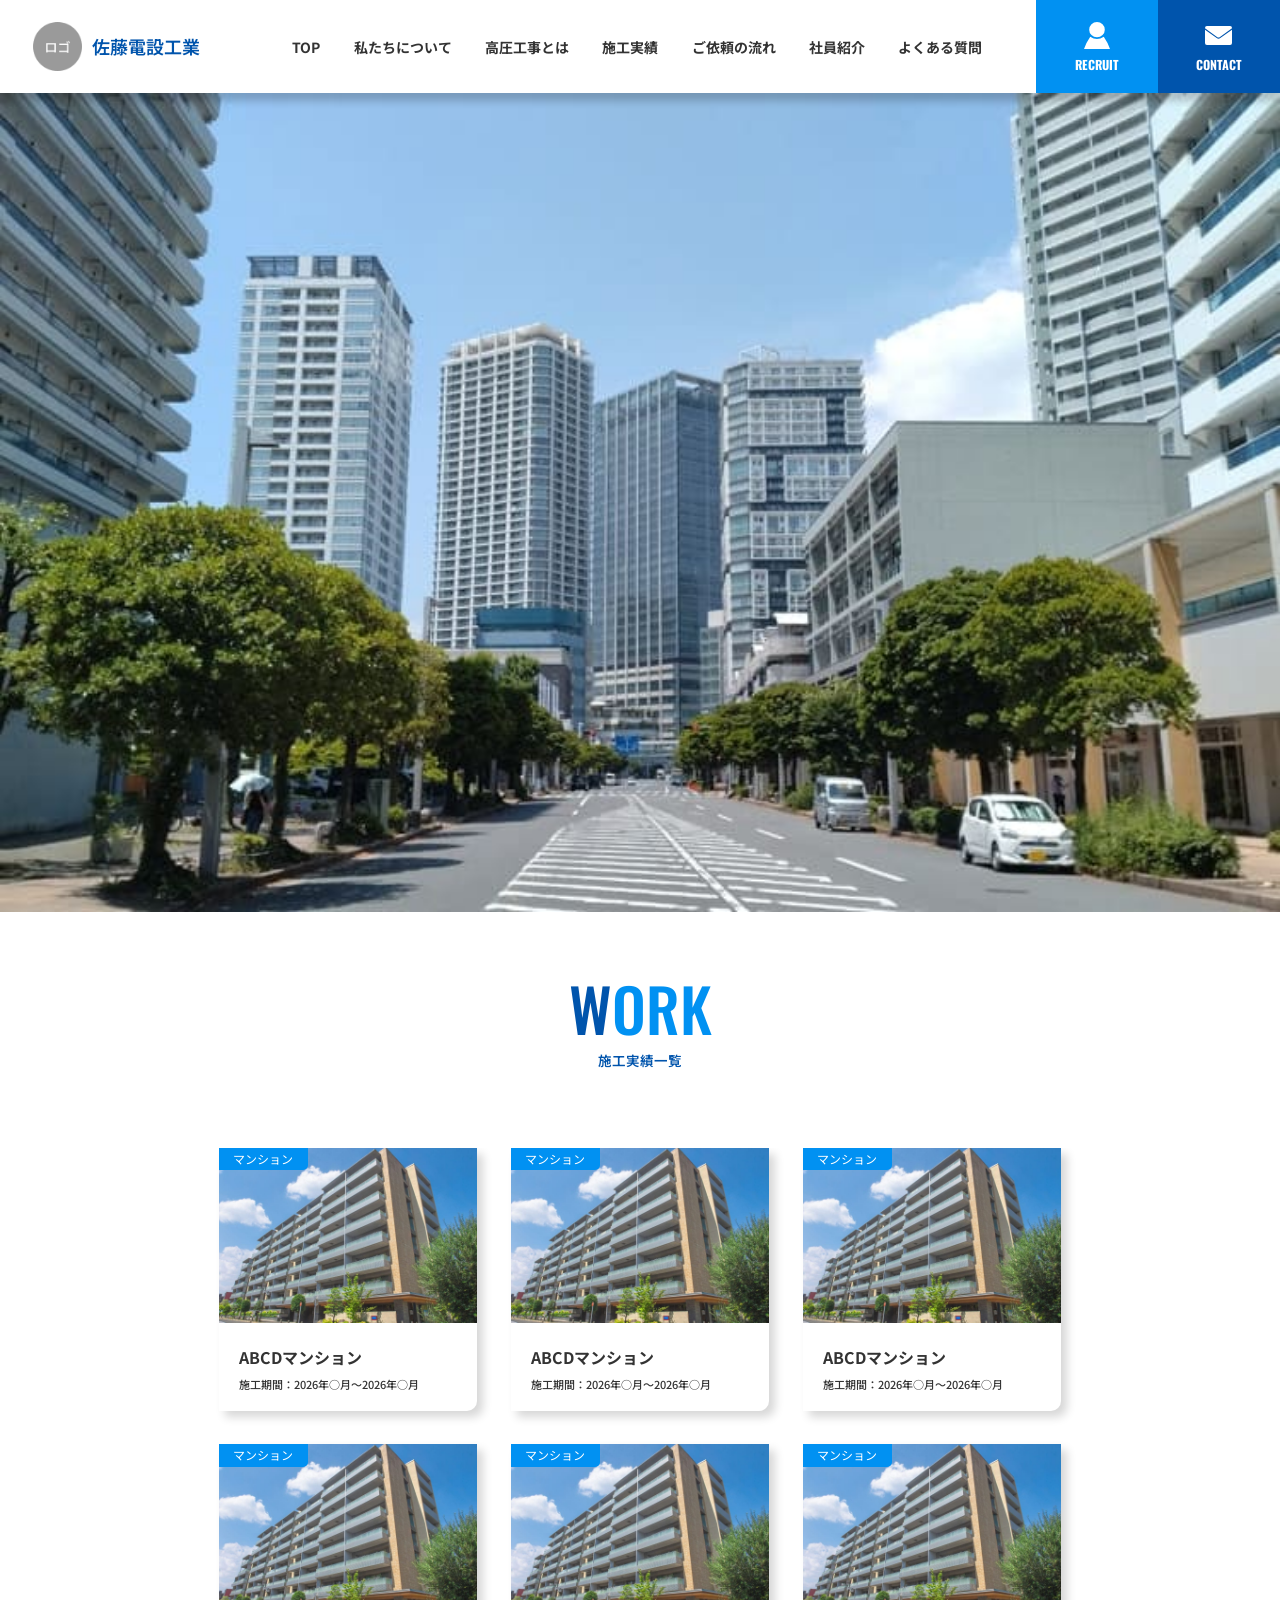
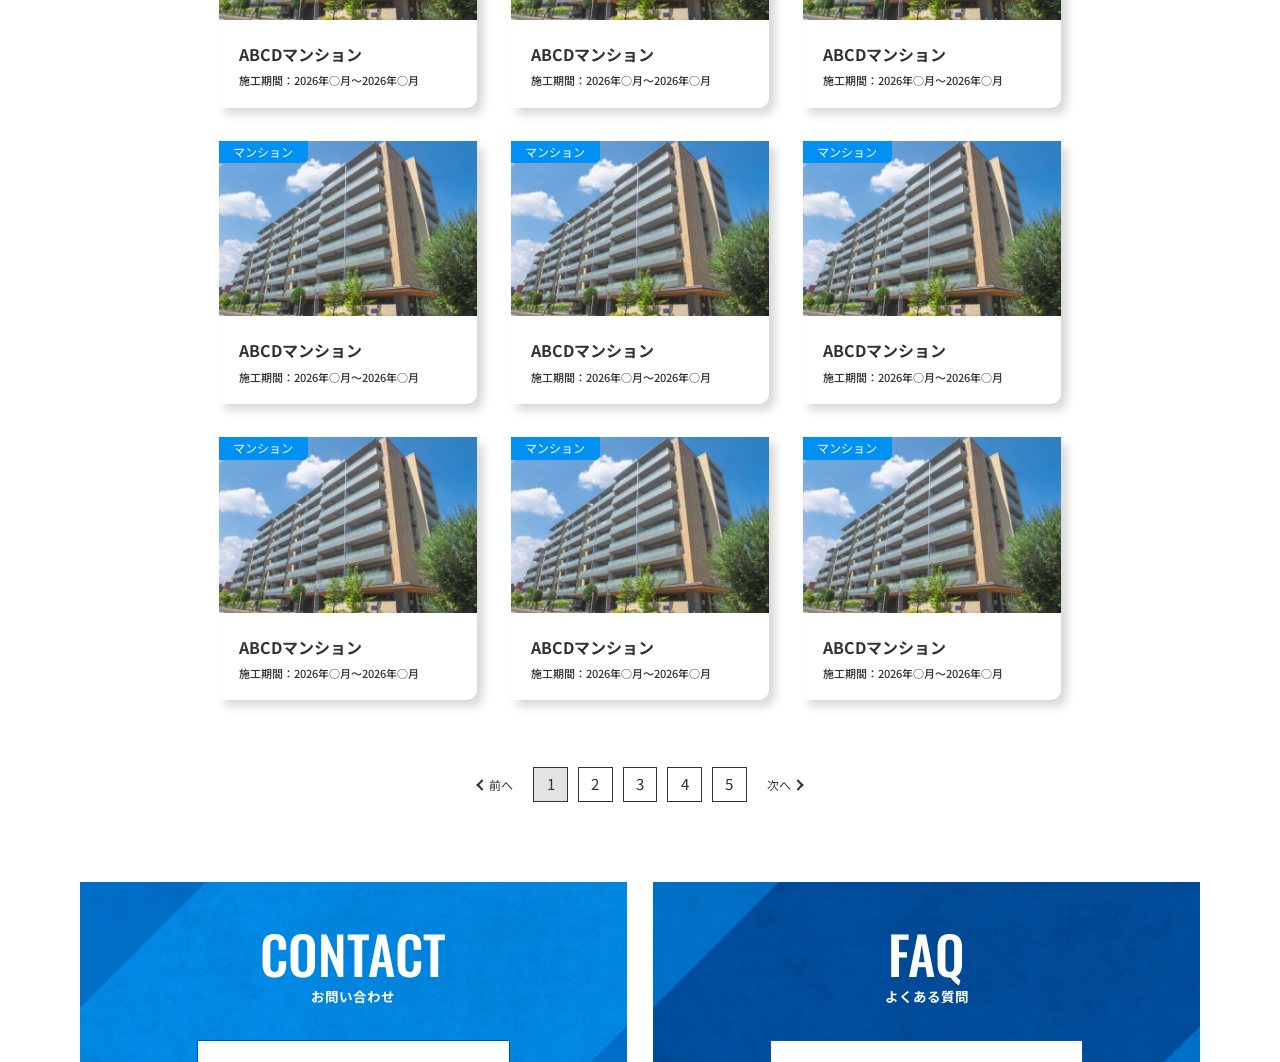
<file: wp-content/themes/sato_densetsu/work-list.html>
<!DOCTYPE html>
<html lang="ja">

<head>
    <meta charset="UTF-8" />
    <meta name="viewport" content="width=device-width, initial-scale=1.0" />
    <link rel="stylesheet" href="css/reset.css" />
    <link rel="stylesheet" href="style.css" />
    <link rel="stylesheet" href="css/common.css" />
    <link rel="stylesheet" href="css/animate.css" />
    <link rel="stylesheet" href="css/pages.css" />
    <link rel="stylesheet" href="css/work.css" />
    <link rel="preconnect" href="https://fonts.googleapis.com">
    <link rel="preconnect" href="https://fonts.gstatic.com" crossorigin>
    <link
        href="https://fonts.googleapis.com/css2?family=Noto+Sans+JP:wght@100..900&family=Oswald:wght@200..700&display=swap"
        rel="stylesheet">
    <title>施工実績一覧</title>
</head>

<body>
    <header class="l-header">
        <div class="header__inner">
            <!-- ロゴ -->
            <a href="/#top" class="header__logo">
                <img src="images/common/header_logo.png" alt="佐藤電設工業株式会社">
                <span class="header__logo-name">佐藤電設工業</span>
            </a>
            <!-- PC ナビ -->
            <nav class="header__nav">
                <ul class="header__nav-list">
                    <li><a href="/#top" class="header__nav-link">TOP</a></li>
                    <li><a href="/about-us.html" class="header__nav-link">私たちについて</a></li>
                    <li><a href="/construction.html" class="header__nav-link">高圧工事とは</a></li>
                    <li><a href="/work-list.html" class="header__nav-link">施工実績</a></li>
                    <li><a href="/process.html" class="header__nav-link">ご依頼の流れ</a></li>
                    <li><a href="/team-list.html" class="header__nav-link">社員紹介</a></li>
                    <li><a href="/faq.html" class="header__nav-link">よくある質問</a></li>
                </ul>
            </nav>
            <!-- RECRUIT / CONTACT ボタン -->
            <ul class="header__btns">
                <li>
                    <a href="/recruit-list.html" class="header__btn header__btn--recruit">
                        <img src="images/common/recruit_icon.svg" alt="" aria-hidden="true">
                        <span>RECRUIT</span>
                    </a>
                </li>
                <li>
                    <a href="/contact.html" class="header__btn header__btn--contact">
                        <img src="images/common/contact.svg" alt="" aria-hidden="true">
                        <span>CONTACT</span>
                    </a>
                </li>
            </ul>
            <!-- SP ハンバーガーボタン -->
            <button class="header__hamburger" id="btn_spmenu" aria-label="メニューを開く" aria-expanded="false"
                aria-controls="sp-menu">
                <span aria-hidden="true"></span>
                <span aria-hidden="true"></span>
                <span aria-hidden="true"></span>
            </button>
        </div>
    </header>

    <!-- SP メニュー -->
    <div class="sp-menu" id="sp-menu" role="dialog" aria-label="メニュー" aria-hidden="true">
        <div class="sp-menu__inner">
            <!-- ヘッダー行 -->
            <div class="sp-menu__head">
                <a href="/#top" class="sp-menu__logo">
                    <img src="images/common/header_logo.png" alt="佐藤電設工業株式会社">
                    <span>佐藤電設工業</span>
                </a>
                <button class="sp-menu__close" id="btn_spmenu_close" aria-label="メニューを閉じる">
                    <span></span>
                    <span></span>
                </button>
            </div>
            <!-- ナビ＋サブ -->
            <div class="sp-menu__body">
                <!-- ナビ 2カラム -->
                <nav class="sp-menu__nav">
                    <ul class="sp-menu__nav-list">
                        <li>
                            <a href="/about-us.html" class="sp-menu__nav-link">
                                <span class="sp-menu__nav-en">ABOUT</span>
                                <span class="sp-menu__nav-ja">私たちについて</span>
                            </a>
                        </li>
                        <li>
                            <a href="/construction.html" class="sp-menu__nav-link">
                                <span class="sp-menu__nav-en">HIGH-VOLTAGE<br>CONSTRUCTION</span>
                                <span class="sp-menu__nav-ja">高圧工事とは</span>
                            </a>
                        </li>
                        <li>
                            <a href="/work-list.html" class="sp-menu__nav-link">
                                <span class="sp-menu__nav-en">WORK</span>
                                <span class="sp-menu__nav-ja">施工実績</span>
                            </a>
                        </li>
                        <li>
                            <a href="/process.html" class="sp-menu__nav-link">
                                <span class="sp-menu__nav-en">PROCESS</span>
                                <span class="sp-menu__nav-ja">ご依頼の流れ</span>
                            </a>
                        </li>
                        <li>
                            <a href="/team-list.html" class="sp-menu__nav-link">
                                <span class="sp-menu__nav-en">OUR TEAM</span>
                                <span class="sp-menu__nav-ja">社員紹介</span>
                            </a>
                        </li>
                        <li>
                            <a href="/recruit-list.html" class="sp-menu__nav-link">
                                <span class="sp-menu__nav-en">RECRUIT</span>
                                <span class="sp-menu__nav-ja">採用情報</span>
                            </a>
                        </li>
                        <li>
                            <a href="/faq.html" class="sp-menu__nav-link">
                                <span class="sp-menu__nav-en">FAQ</span>
                                <span class="sp-menu__nav-ja">よくある質問</span>
                            </a>
                        </li>
                        <li>
                            <a href="/contact.html" class="sp-menu__nav-link">
                                <span class="sp-menu__nav-en">CONTACT</span>
                                <span class="sp-menu__nav-ja">お問い合わせ</span>
                            </a>
                        </li>
                    </ul>
                </nav>
                <!-- サブリンク -->
                <ul class="sp-menu__sub">
                    <li><a href="/site-map.html" class="sp-menu__sub-link">— サイトマップ</a></li>
                    <li><a href="/privacy.html" class="sp-menu__sub-link">— プライバシーポリシー</a></li>
                </ul>
            </div><!-- /.sp-menu__body -->
            <!-- 縦書きデコテキスト -->
            <p class="sp-menu__deco-text" aria-hidden="true">
                <span>SATO ELECTRICAL</span>
                <span class="sp-menu__deco-text--construction">CONSTRUCTION</span>
            </p>
        </div>
    </div>
    <!-- オーバーレイ -->
    <div class="sp-menu__overlay" id="sp-menu-overlay"></div>
    <!-- メインコンテンツ -->
    <main class="l-main">
        <div class="l-page">
            <!-- メインビジュアル -->
            <div class="lower-fv">
                <picture>
                    <source media="(min-width: 768px)" srcset="images/work/mv_pc.jpg">
                    <img src="images/work/mv_sp.jpg" alt="施工実績" class="fv__bg">
                </picture>
            </div>

            <div class="lower-fv-deco" id="fv-deco" aria-hidden="true"></div>

            <!-- ページタイトル＋コンテンツ -->
            <section class="section_content--intro fadeInUp">
                <div class="section_space">
                    <div class="about-intro__inner">
                        <!-- テキストエリア -->
                        <div class="about-intro__text-area">
                            <h1 class="lower-page-title">
                                <span class="lower-page-title-en">WORK</span>
                                <span class="lower-page-title-ja">施工実績一覧</span>
                            </h1>
                        </div>
                    </div>
                </div>
            </section>

            <!-- 施工実績一覧 -->
            <section class="section_content--work-list fadeInUp">
                <div class="section_space">
                    <h2 class="sr-only">施工実績一覧</h2>
                    <ul class="work-list__grid">

                        <li class="work-card">
                            <a href="/work-detail.html" class="work-card__link">
                                <div class="work-card__img-wrap">
                                    <img src="images/work/work-sample-img.jpg" alt="ABCDマンション">
                                    <span class="work-card__badge">マンション</span>
                                </div>
                                <div class="work-card__body">
                                    <h3 class="work-card__title">ABCDマンション</h3>
                                    <p class="work-card__period">施工期間：2026年○月〜2026年○月</p>
                                </div>
                            </a>
                        </li>

                        <li class="work-card">
                            <a href="/work-detail.html" class="work-card__link">
                                <div class="work-card__img-wrap">
                                    <img src="images/work/work-sample-img.jpg" alt="ABCDマンション">
                                    <span class="work-card__badge">マンション</span>
                                </div>
                                <div class="work-card__body">
                                    <h3 class="work-card__title">ABCDマンション</h3>
                                    <p class="work-card__period">施工期間：2026年○月〜2026年○月</p>
                                </div>
                            </a>
                        </li>

                        <li class="work-card">
                            <a href="/work-detail.html" class="work-card__link">
                                <div class="work-card__img-wrap">
                                    <img src="images/work/work-sample-img.jpg" alt="ABCDマンション">
                                    <span class="work-card__badge">マンション</span>
                                </div>
                                <div class="work-card__body">
                                    <h3 class="work-card__title">ABCDマンション</h3>
                                    <p class="work-card__period">施工期間：2026年○月〜2026年○月</p>
                                </div>
                            </a>
                        </li>

                        <li class="work-card">
                            <a href="/work-detail.html" class="work-card__link">
                                <div class="work-card__img-wrap">
                                    <img src="images/work/work-sample-img.jpg" alt="ABCDマンション">
                                    <span class="work-card__badge">マンション</span>
                                </div>
                                <div class="work-card__body">
                                    <h3 class="work-card__title">ABCDマンション</h3>
                                    <p class="work-card__period">施工期間：2026年○月〜2026年○月</p>
                                </div>
                            </a>
                        </li>

                        <li class="work-card">
                            <a href="/work-detail.html" class="work-card__link">
                                <div class="work-card__img-wrap">
                                    <img src="images/work/work-sample-img.jpg" alt="ABCDマンション">
                                    <span class="work-card__badge">マンション</span>
                                </div>
                                <div class="work-card__body">
                                    <h3 class="work-card__title">ABCDマンション</h3>
                                    <p class="work-card__period">施工期間：2026年○月〜2026年○月</p>
                                </div>
                            </a>
                        </li>

                        <li class="work-card">
                            <a href="/work-detail.html" class="work-card__link">
                                <div class="work-card__img-wrap">
                                    <img src="images/work/work-sample-img.jpg" alt="ABCDマンション">
                                    <span class="work-card__badge">マンション</span>
                                </div>
                                <div class="work-card__body">
                                    <h3 class="work-card__title">ABCDマンション</h3>
                                    <p class="work-card__period">施工期間：2026年○月〜2026年○月</p>
                                </div>
                            </a>
                        </li>

                        <li class="work-card">
                            <a href="/work-detail.html" class="work-card__link">
                                <div class="work-card__img-wrap">
                                    <img src="images/work/work-sample-img.jpg" alt="ABCDマンション">
                                    <span class="work-card__badge">マンション</span>
                                </div>
                                <div class="work-card__body">
                                    <h3 class="work-card__title">ABCDマンション</h3>
                                    <p class="work-card__period">施工期間：2026年○月〜2026年○月</p>
                                </div>
                            </a>
                        </li>

                        <li class="work-card">
                            <a href="/work-detail.html" class="work-card__link">
                                <div class="work-card__img-wrap">
                                    <img src="images/work/work-sample-img.jpg" alt="ABCDマンション">
                                    <span class="work-card__badge">マンション</span>
                                </div>
                                <div class="work-card__body">
                                    <h3 class="work-card__title">ABCDマンション</h3>
                                    <p class="work-card__period">施工期間：2026年○月〜2026年○月</p>
                                </div>
                            </a>
                        </li>

                        <li class="work-card">
                            <a href="/work-detail.html" class="work-card__link">
                                <div class="work-card__img-wrap">
                                    <img src="images/work/work-sample-img.jpg" alt="ABCDマンション">
                                    <span class="work-card__badge">マンション</span>
                                </div>
                                <div class="work-card__body">
                                    <h3 class="work-card__title">ABCDマンション</h3>
                                    <p class="work-card__period">施工期間：2026年○月〜2026年○月</p>
                                </div>
                            </a>
                        </li>

                        <li class="work-card">
                            <a href="/work-detail.html" class="work-card__link">
                                <div class="work-card__img-wrap">
                                    <img src="images/work/work-sample-img.jpg" alt="ABCDマンション">
                                    <span class="work-card__badge">マンション</span>
                                </div>
                                <div class="work-card__body">
                                    <h3 class="work-card__title">ABCDマンション</h3>
                                    <p class="work-card__period">施工期間：2026年○月〜2026年○月</p>
                                </div>
                            </a>
                        </li>

                        <li class="work-card">
                            <a href="/work-detail.html" class="work-card__link">
                                <div class="work-card__img-wrap">
                                    <img src="images/work/work-sample-img.jpg" alt="ABCDマンション">
                                    <span class="work-card__badge">マンション</span>
                                </div>
                                <div class="work-card__body">
                                    <h3 class="work-card__title">ABCDマンション</h3>
                                    <p class="work-card__period">施工期間：2026年○月〜2026年○月</p>
                                </div>
                            </a>
                        </li>

                        <li class="work-card">
                            <a href="/work-detail.html" class="work-card__link">
                                <div class="work-card__img-wrap">
                                    <img src="images/work/work-sample-img.jpg" alt="ABCDマンション">
                                    <span class="work-card__badge">マンション</span>
                                </div>
                                <div class="work-card__body">
                                    <h3 class="work-card__title">ABCDマンション</h3>
                                    <p class="work-card__period">施工期間：2026年○月〜2026年○月</p>
                                </div>
                            </a>
                        </li>

                    </ul>

                    <!-- ページネーション -->
                    <nav class="pagination" aria-label="ページネーション">
                        <button type="button" class="pagination__btn pagination__btn--prev"
                            aria-label="前のページ">前へ</button>
                        <ul class="pagination__list">
                            <li>
                                <span class="pagination__link is-current" aria-current="page">1</span>
                            </li>
                            <li>
                                <a href="javascript:void(0);" class="pagination__link">2</a>
                            </li>
                            <li>
                                <a href="javascript:void(0);" class="pagination__link">3</a>
                            </li>
                            <li>
                                <a href="javascript:void(0);" class="pagination__link">4</a>
                            </li>
                            <li>
                                <a href="javascript:void(0);" class="pagination__link">5</a>
                            </li>
                        </ul>
                        <button type="button" class="pagination__btn pagination__btn--next"
                            aria-label="次のページ">次へ</button>
                    </nav>

                </div>
            </section>


        </div>
    </main>

    <!-- フッター -->
    <footer class="l-footer">
        <!-- CONTACT / FAQ バナー -->
        <div class="footer-banners fadeInUp">
            <div class="section_space">
                <ul class="footer-banners__list">
                    <li class="footer-banners__item">
                        <div class="footer-banner footer-banner--contact">
                            <div class="footer-banner__body">
                                <div class="footer-banner__title">
                                    <p class="footer-banner__en">CONTACT</p>
                                    <p class="footer-banner__ja">お問い合わせ</p>
                                </div>
                                <a href="/contact.html" class="c-btn is-white">お問い合わせ <img class="c-btn__arrow"
                                        src="images/common/cp_arrow-blue.png" alt="" aria-hidden="true"></a>
                            </div>
                        </div>
                    </li>
                    <li class="footer-banners__item">
                        <div class="footer-banner footer-banner--faq">
                            <div class="footer-banner__body">
                                <div class="footer-banner__title">
                                    <p class="footer-banner__en">FAQ</p>
                                    <p class="footer-banner__ja">よくある質問</p>
                                </div>
                                <a href="/faq.html" class="c-btn is-white">詳しく見る <img class="c-btn__arrow"
                                        src="images/common/cp_arrow-blue.png" alt="" aria-hidden="true"></a>
                            </div>
                        </div>
                    </li>
                </ul>
            </div>
        </div>
        <div class="footer__inner">
            <div class="footer__body">
                <!-- ロゴ・会社情報 -->
                <div class="footer__info">
                    <a href="/#top" class="footer__logo">
                        <img src="images/common/footer_logo.png" alt="佐藤電設工業株式会社">
                        <span>佐藤電設工業</span>
                    </a>
                    <address class="footer__address">
                        <p>〒000-00000<br class="sp_in">○○県○○市○○○○</p>
                        <p><a href="tel:000-000-0000">Tel：000-000-0000</a><br><span class="not-link"><a
                                    href="tel:000-000-0000">Fax：000-000-0000</a></span></p>
                    </address>
                </div>
                <!-- PCナビ -->
                <nav class="footer__nav">
                    <ul class="footer__nav-col">
                        <li><a href="/#top" class="footer__nav-link">TOP</a></li>
                        <li><a href="/about-us.html" class="footer__nav-link">私たちについて</a></li>
                        <li><a href="/construction.html" class="footer__nav-link">高圧工事とは</a></li>
                        <li><a href="/work-list.html" class="footer__nav-link">施工実績</a></li>
                    </ul>
                    <ul class="footer__nav-col">
                        <li><a href="/process.html" class="footer__nav-link">ご依頼の流れ</a></li>
                        <li><a href="/team-list.html" class="footer__nav-link">社員紹介</a></li>
                        <li><a href="/recruit-list.html" class="footer__nav-link">採用情報</a></li>
                        <li><a href="/contact.html" class="footer__nav-link">お問い合わせ</a></li>
                    </ul>
                    <ul class="footer__nav-col">
                        <li><a href="/faq.html" class="footer__nav-link">よくある質問</a></li>
                        <li><a href="/site-map.html" class="footer__nav-link">サイトマップ</a></li>
                        <li><a href="/privacy.html" class="footer__nav-link">プライバシーポリシー</a></li>
                    </ul>
                </nav>
            </div>
            <p class="footer__copyright">© Sato electrical construction All Rights Reserved.</p>
        </div>
    </footer>

    <!-- ページトップ -->
    <button class="page-top" id="page-top" aria-label="ページトップへ"></button>
    <script src="https://cdn.jsdelivr.net/npm/swiper@11/swiper-bundle.min.js"></script>
    <script src="js/script.js"></script>
</body>

</html>
</file>
<file: wp-content/themes/sato_densetsu/style.css>
/*
Theme Name: sato_densetsu
Theme URI: https://satouwp.php74.ropes.co.jp/
Author: ROPES
Description: 佐藤電設工業株式会社 オリジナルテーマ
Version: 1.0.0
Text Domain: sato_densetsu
Update URI: false
*/

html {
    scroll-behavior: smooth;
}

.l-header {
    position: fixed;
    top: 0px;
    left: 0px;
    width: 100%;
    height: var(--header-height);
    z-index: 1000;
    background: rgb(255, 255, 255);
    box-shadow: rgba(0, 0, 0, 0.16) 0px 3px 10px;
}

.header__inner {
    height: 100%;
    display: flex;
    align-items: center;
    padding: 0px 0px 0px min(6.66667vw, 25px);
}

.header__logo {
    display: flex;
    align-items: center;
    gap: 8px;
    text-decoration: none;
    flex-shrink: 0;
}

.header__logo img {
    width: clamp(1.875rem, 1.379rem + 2.34vw, 2.5rem);
    height: clamp(1.875rem, 1.379rem + 2.34vw, 2.5rem);
    object-fit: contain;
}

.header__logo-name {
    font-size: clamp(0.938rem, 0.689rem + 1.17vw, 1.25rem);
    font-weight: 600;
    color: var(--dark-blue-color);
    white-space: nowrap;
    line-height: 1.2;
}

.header__nav {
    display: none;
}

.header__btns {
    display: flex;
    align-items: stretch;
    margin-left: auto;
    height: 100%;
    list-style: none;
}

.header__btns>li {
    display: flex;
}

.header__btn {
    display: flex;
    flex-direction: column;
    align-items: center;
    justify-content: center;
    gap: 4px;
    width: clamp(3.625rem, 3.029rem + 2.8vw, 4.375rem);
    height: 100%;
    text-decoration: none;
    font-size: min(2.66667vw, 0.625rem);
    font-weight: bold;
    font-family: var(--en-font);
    line-height: 1;
    color: rgb(255, 255, 255);
    transition: opacity 0.3s;
}

.header__btn img {
    width: min(4.26667vw, 16px);
    height: min(4.26667vw, 16px);
    object-fit: contain;
}

.header__btn--recruit {
    background: var(--bright-blue-color);
}

.header__btn--contact {
    background: var(--dark-blue-color);
}

@media (hover: hover) {
    .header__btn:hover {
        opacity: 0.7;
    }
}

.header__hamburger {
    display: flex;
    flex-direction: column;
    justify-content: center;
    align-items: center;
    gap: 5px;
    width: min(20vw, 75px);
    height: 100%;
    padding: 0;
    background: none;
    border: none;
    cursor: pointer;
    flex-shrink: 0;
}

.header__hamburger span {
    display: block;
    width: min(6.66667vw, 25px);
    height: min(0.533333vw, 2px);
    background: var(--dark-blue-color);
    border-radius: 1px;
    transition: background 0.3s;
}

.sp-menu__overlay {
    position: fixed;
    inset: 0;
    z-index: 1900;
    background: rgba(0, 0, 0, 0.5);
    visibility: hidden;
    opacity: 0;
    transition: opacity 0.35s, visibility linear 0.35s;
}

.sp-menu__overlay.is-open {
    visibility: visible;
    opacity: 1;
    transition: opacity 0.35s;
}

.sp-menu {
    position: fixed;
    top: 0px;
    right: 0px;
    z-index: 2000;
    width: 100%;
    height: 100dvh;
    background: var(--dark-blue-color);
    display: flex;
    flex-direction: column;
    overflow-y: auto;
    visibility: hidden;
    opacity: 0;
    transform: translateX(100%);
    transition: transform 0.35s, opacity 0.35s, visibility linear 0.35s;
}

.sp-menu.is-open {
    visibility: visible;
    opacity: 1;
    transform: translateX(0px);
    transition: transform 0.35s, opacity 0.35s;
}

.sp-menu__inner {
    position: relative;
    display: flex;
    flex-direction: column;
    flex: 1;
    overflow: hidden;
    padding: min(4vw, 15px) min(6.66667vw, 25px) min(8vw, 30px);
    background: url("images/common/sp-menu_bg.jpg") center / cover no-repeat;
}

.sp-menu__head {
    display: flex;
    align-items: center;
    justify-content: space-between;
    height: clamp(1.875rem, 1.379rem + 2.34vw, 2.5rem);
    margin-bottom: clamp(1.875rem, 1.379rem + 2.34vw, 2.5rem);
}

.sp-menu__logo {
    display: flex;
    align-items: center;
    gap: 8px;
    text-decoration: none;
}

.sp-menu__logo img {
    width: clamp(1.875rem, 1.379rem + 2.34vw, 2.5rem);
    height: clamp(1.875rem, 1.379rem + 2.34vw, 2.5rem);
    object-fit: contain;
}

.sp-menu__logo span {
    font-size: clamp(0.938rem, 0.689rem + 1.17vw, 1.25rem);
    font-weight: 600;
    color: rgb(255, 255, 255);
    line-height: 1.3;
}

.sp-menu__close {
    position: relative;
    width: min(6.66667vw, 25px);
    height: min(6.66667vw, 25px);
    background: none;
    border: none;
    cursor: pointer;
    padding: 0;
}

.sp-menu__close span {
    position: absolute;
    top: 50%;
    left: 50%;
    display: block;
    width: min(6.66667vw, 25px);
    height: 2px;
    background: rgb(255, 255, 255);
    border-radius: 1px;
}

.sp-menu__close span:first-child {
    transform: translate(-50%, -50%) rotate(45deg);
}

.sp-menu__close span:last-child {
    transform: translate(-50%, -50%) rotate(-45deg);
}

.sp-menu__body {
    display: flex;
    flex-direction: column;
    gap: min(13.3333333333vw, 50px);
    flex: 1;
}

.sp-menu__nav-list {
    display: grid;
    grid-template-columns: 1fr 1fr;
    gap: min(10.6667vw, 40px) 0px;
    list-style: none;
    margin-right: min(8vw, 30px);
}

.sp-menu__nav-link {
    display: flex;
    flex-direction: column;
    gap: 4px;
    text-decoration: none;
}

.sp-menu__nav-en {
    font-family: var(--en-font);
    font-size: clamp(1.5rem, 1.103rem + 1.87vw, 2rem);
    font-weight: 500;
    color: rgb(255, 255, 255);
    line-height: 1.2;
}

.sp-menu__nav-ja {
    font-size: clamp(0.75rem, 0.551rem + 0.93vw, 1rem);
    font-weight: 500;
    color: rgb(255, 255, 255);
    line-height: 1;
}

.sp-menu__sub {
    display: flex;
    flex-direction: column;
    gap: clamp(0.313rem, -0.184rem + 2.34vw, 0.938rem);
}

.sp-menu__sub-link {
    font-size: clamp(0.75rem, 0.551rem + 0.93vw, 1rem);
    font-weight: 500;
    color: rgb(255, 255, 255);
    text-decoration: none;
    line-height: 1;
}

.sp-menu__deco-text {
    position: absolute;
    right: 0;
    bottom: 0;
    writing-mode: vertical-rl;
    font-family: var(--en-font);
    font-size: clamp(3.125rem, 2.43rem + 3.27vw, 4rem);
    font-weight: 500;
    color: rgba(255, 255, 255, 0.2);
    line-height: 1;
    pointer-events: none;
    white-space: nowrap;
}

.sp-menu__deco-text span {
    display: block;
}

.sp-menu__deco-text--construction {
    margin-top: min(13.3333vw, 50px);
}

@media (min-width: 768px) {
    .l-header {
        box-shadow: rgba(0, 0, 0, 0.2) 0px 8px 8px;
    }

    .header__inner {
        padding: 0;
    }

    .header__logo {
        padding-left: min(2.60417vw, 50px);
        gap: min(0.78125vw, 15px);
    }

    .header__logo img {
        width: clamp(2.5rem, 1.667rem + 1.74vw, 3.75rem);
        height: clamp(2.5rem, 1.667rem + 1.74vw, 3.75rem);
    }

    .header__logo-name {
        font-size: clamp(1.125rem, 1.25vw, 1.5rem);
    }

    .header__nav {
        display: flex;
        align-items: center;
        margin-left: auto;
        height: 100%;
    }

    .header__nav-list {
        display: flex;
        align-items: center;
        gap: min(2.60417vw, 50px);
        flex-wrap: wrap;
        list-style: none;
        padding: 0px min(4.16667vw, 80px);
    }

    .header__nav-link {
        display: block;
        font-size: clamp(0.875rem, 0.833333vw, 1rem);
        font-weight: bold;
        color: var(--text-color);
        text-decoration: none;
        line-height: 1;
        white-space: nowrap;
        transition: color 0.2s;
    }

    @media (hover: hover) {
        .header__nav-link:hover {
            color: var(--dark-blue-color);
        }
    }

    .header__btns {
        margin-left: inherit;
    }

    .header__btn {
        width: clamp(6.25rem, 4.167rem + 4.34vw, 9.375rem);
        font-size: clamp(0.75rem, 0.97vw, 0.875rem);
        gap: 10px;
    }

    .header__btn img {
        width: clamp(1.563rem, 1.354rem + 0.43vw, 1.875rem);
        height: clamp(1.563rem, 1.354rem + 0.43vw, 1.875rem);
    }

    .header__hamburger {
        display: none;
    }
}

.footer-banners {
    padding: min(13.3333vw, 50px) 0;
}

.footer-banners__list {
    display: flex;
    flex-direction: column;
    gap: min(8vw, 30px);
    list-style: none;
}

.footer-banner {
    position: relative;
    overflow: hidden;
    background: var(--bright-blue-color);
    padding: min(5.86667vw, 22px) min(14.6667vw, 55px);
    display: flex;
    justify-content: center;
    align-items: center;
}

.footer-banner--contact {
    background: url("images/common/footer-bnr-contact_bg.jpg") center center / cover no-repeat;
}

.footer-banner--faq {
    background: url("images/common/footer-bnr-faq_bg.jpg") center center / cover no-repeat;
}

.footer-banner__body {
    position: relative;
    z-index: 1;
    display: flex;
    flex-direction: column;
    align-items: center;
    width: 100%;
    max-width: 400px;
}

.footer-banner__en {
    font-family: var(--en-font);
    font-size: min(10.6667vw, 2.5rem);
    font-weight: 500;
    color: rgb(255, 255, 255);
    line-height: 1;
    margin-bottom: min(4vw, 15px);
}

.footer-banner__title {
    margin-bottom: min(6.66667vw, 25px);
    text-align: center;
}

.footer-banner__ja {
    font-size: min(4.26667vw, 1rem);
    color: rgb(255, 255, 255);
    line-height: 1;
}

.footer-banners__item .c-btn {
    width: 100%;
}

.footer__inner {
    background-image: url("images/common/footer_bg-sp.jpg");
    background-size: cover;
    background-position: center center;
    max-width: 1920px;
    margin: 0px auto;
    padding: min(10.6666666667vw, 40px) min(5.33333vw, 20px) min(5.33333vw, 20px);
}

.footer__body {
    display: flex;
    flex-direction: column;
    padding-bottom: min(16vw, 60px);
}

.footer__logo {
    display: flex;
    align-items: center;
    gap: min(2.13333vw, 8px);
    margin-bottom: min(4vw, 15px);
    text-decoration: none;
}

.footer__logo img {
    width: clamp(1.875rem, 1.379rem + 2.34vw, 2.5rem);
    height: clamp(1.875rem, 1.379rem + 2.34vw, 2.5rem);
    object-fit: contain;
    border-radius: 50%;
}

.footer__logo span {
    font-size: clamp(0.938rem, 0.689rem + 1.17vw, 1.25rem);
    font-weight: 600;
    color: rgb(255, 255, 255);
    line-height: 1;
}

.footer__address {
    font-size: min(3.73333vw, 0.875rem);
    font-weight: 500;
    color: rgb(255, 255, 255);
    line-height: 1.5;
    padding-inline: min(5.33333vw, 20px);
}

.footer__address p:first-child {
    margin-bottom: min(2.66667vw, 10px);
}

.footer__address p a {
    font-size: min(3.73333vw, 0.875rem);
    color: #fff;
}

.footer__nav {
    display: none;
}

.footer__copyright {
    font-size: min(2.66667vw, 0.625rem);
    color: rgb(255, 255, 255);
    line-height: 1;
    text-align: center;
}

.page-top {
    position: fixed;
    bottom: 0;
    right: min(5.33333vw, 20px);
    z-index: 500;
    width: min(10.6667vw, 40px);
    height: min(10.6667vw, 40px);
    background: #fff;
    border: 1px solid #0054AC;
    border-radius: 50%;
    padding: 0;
    cursor: pointer;
    display: flex;
    align-items: center;
    justify-content: center;
    transition: background 0.3s ease;
}

.page-top::after {
    content: "";
    display: block;
    width: min(2.6667vw, 10px);
    height: min(2.6667vw, 10px);
    border-top: 1.5px solid var(--dark-blue-color);
    border-right: 1.5px solid var(--dark-blue-color);
    transform: rotate(-45deg);
    margin-top: 7px;
    transition: border-color 0.3s ease;
}

@media (hover: hover) {
    .page-top:hover {
        background: rgba(0, 84, 172, 0.55);
    }
}

@media (hover: hover) {
    .page-top:hover::after {
        border-color: #fff;
    }
}

@media (min-width: 768px) {
    .footer__inner {
        background-image: url("images/common/footer_bg-pc.jpg");
        padding: min(4.6875vw, 90px) min(13.5416666667vw, 260px) min(3.90625vw, 75px);
    }

    .footer-banners {
        padding: min(6.25vw, 120px);
    }

    .footer-banners__list {
        flex-direction: row;
        gap: min(2.0833333333vw, 40px);
        justify-content: center;
    }

    .footer-banners__item {
        flex: 1;
        max-width: 700px;
    }


    .footer-banner {
        padding: min(3.5416666667vw, 68px) min(9.1145833333vw, 175px);
    }

    .footer-banner__en {
        font-size: clamp(3.2813rem, 3.6458333333vw, 4.375rem);
        margin-bottom: min(0.78125vw, 15px);
    }

    .footer-banner__title {
        margin-bottom: min(2.8645833333vw, 55px);
    }

    .footer-banner__ja {
        font-size: clamp(0.8438rem, 0.9375vw, 1.125rem);
        font-weight: bold;
    }

    .footer-banners__item .c-btn {
        max-width: 100%;
    }

    .footer__body {
        flex-direction: row;
        align-items: center;
        gap: clamp(2.5rem, -19.5rem + 45.83vw, 14.875rem);
        padding-bottom: min(2.34375vw, 45px);
    }

    .footer__logo {
        gap: min(0.78125vw, 15px);
        margin-bottom: min(1.5625vw, 30px);
    }

    .footer__logo img {
        width: clamp(2.5rem, 1.667rem + 1.74vw, 3.75rem);
        height: clamp(2.5rem, 1.667rem + 1.74vw, 3.75rem);
    }

    .footer__logo span {
        font-size: clamp(1.3125rem, 1.4583333333vw, 1.75rem);
    }

    .footer__info {
        flex-shrink: 0;
    }

    .footer__address {
        font-size: clamp(0.75rem, 0.8333333333vw, 1rem);
        padding-inline: 0;
    }

    .footer__address p:first-child {
        margin-bottom: 0;
    }

    .footer__nav {
        display: flex;
        gap: min(3.125vw, 60px);
        flex: 1;
    }

    .footer__nav-col {
        display: flex;
        flex-direction: column;
        gap: min(1.0416666667vw, 20px);
        list-style: none;
    }

    .footer__nav-link {
        font-size: clamp(0.75rem, 0.8333333333vw, 1rem);
        font-weight: bold;
        color: #fff;
        text-decoration: none;
        line-height: 1;
        transition: opacity 0.2s;
    }

    @media (hover: hover) {
        .footer__nav-link:hover {
            opacity: 0.7;
        }
    }

    .footer__copyright {
        font-size: 14px;
        text-align: left;
    }

    .page-top {
        bottom: 32px;
        right: 32px;
        width: 50px;
        height: 50px;
    }

    .page-top::after {
        width: min(1.3541666667vw, 13px);
        height: min(1.3541666667vw, 13px);
    }
}
</file>
<file: wp-content/themes/sato_densetsu/css/common.css>
/* ---------
基本設定
----------- */

:root {
    /* フォント */
    --main-font: "Noto Sans JP", sans-serif;
    --en-font: "Oswald", sans-serif;

    /* 色  */
    --text-color: #333333;
    --bright-blue-color: #0191F2;
    --dark-blue-color: #0054AC;
    --gd-pt01-color: linear-gradient(90deg, #0191F2 0%, #002A56 100%);
    --gd-pt02-color: linear-gradient(90deg, #002A56 0%, #0191F2 100%);

    /* シャドウ */
    --card-shadow: 6px 6px 10px rgba(0, 0, 0, 0.16);
    --long-card-shadow: 10px 10px 10px rgba(0, 0, 0, 0.2);

    /* ヘッダー高さ（l-pageのpadding-topと連動） */
    --header-height: 60px;
}

/* ---------
共通
----------- */

html {
    overflow-x: hidden;
}

body {
    font-size: 14px;
    font-weight: 400;
    line-height: 1.2;
    color: var(--text-color);
    font-family: var(--main-font);
    overflow-x: hidden;
}

img {
    display: block;
    width: 100%;
    height: auto;
}

em {
    font-style: normal;
}

.l-page {
    padding-top: var(--header-height);
}


.section_space {
    width: calc(100% - 40px);
    margin: 0 auto;
}

/* 表示 */
.sp_in {
    display: block;
}

.sp-layout {
    display: block;
}

/* 非表示 */
.pc_in,
.pc-layout {
    display: none;
}

/* リンクを付けない */
.not-link a {
    color: var(--text-color);
    text-decoration: none;
    pointer-events: none;
}

/* スクリーンリーダー専用 */
.sr-only {
    position: absolute;
    width: 1px;
    height: 1px;
    padding: 0;
    margin: -1px;
    overflow: hidden;
    clip: rect(0, 0, 0, 0);
    white-space: nowrap;
    border: 0;
}


/* 中央 */
.is-center {
    text-align: center;
    margin: 0 auto;
}

/* ボタン */
.c-btn {
    position: relative;
    display: flex;
    align-items: center;
    justify-content: center;
    width: 280px;
    height: 55px;
    background: var(--gd-pt01-color);
    color: #fff;
    font-size: 14px;
    font-weight: 500;
    text-decoration: none;
    transition: color 0.3s ease;
    margin: 0 auto;
    overflow: hidden;
    isolation: isolate;
}

.c-btn::before {
    content: "";
    position: absolute;
    inset: 0;
    background: var(--gd-pt02-color);
    opacity: 0;
    transition: opacity 0.4s ease;
    z-index: -1;
}

.c-btn__arrow {
    position: absolute;
    right: min(5.3333333333vw, 20px);
    top: 50%;
    transform: translateY(-50%);
    width: min(2.6666666667vw, 10px);
    height: auto;
    z-index: 1;
}

.c-btn.is-white {
    background: #fff;
    color: var(--dark-blue-color);
    border: 1px solid var(--dark-blue-color);
}

.c-btn.is-white::before {
    background: var(--dark-blue-color);
}

.c-title.is-white .c-title__en {
    color: #fff;
}

.c-title.is-white .c-title__ja {
    color: #fff;
}

@media (min-width: 768px) {

    :root {
        --header-height: clamp(5rem, 3.75rem + 2.6vw, 6.875rem);
    }

    .section_space {
        width: 100%;
        max-width: 1920px;
    }

    .sp_in {
        display: none;
    }

    .pc_in {
        display: block;
    }

    .sp-layout {
        display: none;
    }

    .pc-layout {
        display: block;
    }

    /* ボタンホバー */
    .c-btn {
        width: min(24.31vw, 350px);
        height: min(5.21vw, 75px);
        font-size: clamp(0.75rem, 0.8333333333vw, 1rem);
    }

    .c-btn__arrow {
        right: min(1.0416666667vw, 20px);
        width: min(0.5208333333vw, 10px);
    }


    @media (hover: hover) {
        .c-btn:hover::before {
            opacity: 1;
        }
    }

    @media (hover: hover) {
        .c-btn:hover {
            color: #fff;
        }
    }

    .c-btn.is-white {
        transition: color 0.3s ease, border-color 0.3s ease;
    }

    @media (hover: hover) {
        .c-btn.is-white:hover {
            border-color: #fff;
        }
    }

    .c-btn.is-white .c-btn__arrow {
        transition: filter 0.3s ease;
    }

    @media (hover: hover) {
        .c-btn.is-white:hover .c-btn__arrow {
            filter: brightness(0) invert(1);
        }
    }


}
</file>
<file: wp-content/themes/sato_densetsu/css/top.css>
/* ============================================
   共通
============================================ */

.c-title {
    display: flex;
    flex-direction: column;
    gap: 5px;
}

.c-title:has(+ *) {
    margin-bottom: min(6.6666666667vw, 25px);
}

.c-title__en {
    font-family: var(--en-font);
    font-size: clamp(2.5rem, 2.102rem + 1.87vw, 3rem);
    font-weight: 500;
    color: var(--bright-blue-color);
    line-height: 1.2;
}

.c-title__en::first-letter {
    color: var(--dark-blue-color);
}

.c-title__ja {
    display: flex;
    align-items: center;
    gap: 5px;
    font-size: clamp(1rem, 0.801rem + 0.94vw, 1.25rem);
    font-weight: 600;
    color: var(--dark-blue-color);
    line-height: 1;
}

.c-title__ja::before {
    content: "";
    display: block;
    width: min(6.6666666667vw, 25px);
    height: 1px;
    background: currentColor;
    flex-shrink: 0;
}

@media (min-width: 768px) {

    .c-title:has(+ *) {
        margin-bottom: min(2.6041666667vw, 50px);
    }

    .c-title__en {
        font-size: clamp(4.25rem, 4.1666666667vw, 5rem);
        line-height: 1;
        margin-bottom: min(1.0416666667vw, 20px);
    }

    .c-title__ja {
        font-size: clamp(0.8438rem, 0.9375vw, 1.125rem);
    }

    .c-title__ja::before {
        width: 50px;
    }
}


/* ============================================
   MV（メインビジュアル）
============================================ */

.fv {
    position: relative;
    width: 100%;
    height: min(104vw, 390px);
    overflow: hidden;
    margin-bottom: min(10.6666666667vw, 40px);
    overflow: visible;
    z-index: 0;
}

.fv__bg {
    position: absolute;
    inset: 0;
    width: 100%;
    height: 100%;
    object-fit: cover;
    object-position: center;
    z-index: 0;
}

.fv__content {
    position: absolute;
    bottom: min(10.6666666667vw, 40px);
    left: min(6.4vw, 24px);
    z-index: 2;
}

.fv__catch {
    font-size: clamp(2.5rem, 2.102rem + 1.87vw, 3rem);
    font-weight: 500;
    color: #fff;
    line-height: 1.2;
    font-family: var(--en-font);
    text-shadow: 0 4px 10px rgba(0, 0, 0, 0.5);
}

.fv__text {
    font-size: clamp(1rem, 0.801rem + 0.94vw, 1.25rem);
    font-weight: bold;
    color: #fff;
    line-height: 1.6;
    text-shadow: 0 4px 10px rgba(0, 0, 0, 0.5);
}

@media (min-width: 768px) {

    .fv {
        height: calc(100svh - var(--header-height));
        margin-bottom: min(8.3333333333vw, 160px);
    }

    .fv__content {
        bottom: min(7.7083333333vw, 148px);
        left: min(13.5416666667vw, 260px);
    }

    .fv__catch {
        font-size: clamp(3.875rem, 4.375vw, 5.25rem);
    }

    .fv__text {
        font-size: clamp(1.5rem, 1.5625vw, 1.875rem);
    }

}

.fv-deco {
    position: fixed;
    top: 0;
    left: 50%;
    transform: translateX(-50%);
    width: 100%;
    height: clamp(26.5rem, 14.556rem + 56.21vw, 41.5rem);
    background: url("../images/top/fv_deco-sp.png") center bottom / contain no-repeat;
    pointer-events: none;
    z-index: -1;
    visibility: hidden;
    will-change: transform;
}

@media (min-width: 768px) {

    .fv-deco {
        background-image: url("../images/common/fv_deco-pc.png");
        height: min(40.5208333333vw, 778px);
    }

}


/* ============================================
   ABOUT（私たちについて）
============================================ */

.section_content--about {
    padding-bottom: min(10.6666666667vw, 40px);
    overflow: visible;
}

.about__body {
    display: flex;
    flex-direction: column;
    gap: min(8vw, 30px);
    position: relative;
}

/* --- テキストエリア --- */

.about__body::after {
    content: "";
    position: absolute;
    top: max(-40px, -10.6666666667vw);
    right: max(-20px, -5.3333333333vw);
    width: min(18.6666666667vw, 70px);
    height: min(63.2vw, 237px);
    background: url("../images/top/about-deco.jpg") center / cover no-repeat;
    pointer-events: none;
}

.about__catch {
    font-size: clamp(1.125rem, 0.826rem + 1.41vw, 1.5rem);
    font-weight: bold;
    color: var(--text-color);
    line-height: 1.7;
    margin-bottom: min(6.6666666667vw, 25px);
}

.about__catch em {
    color: var(--dark-blue-color);
}

.about__desc {
    font-size: clamp(1rem, 0.9rem + 0.47vw, 1.125rem);
    color: var(--text-color);
    line-height: 1.75;
    margin-bottom: min(8vw, 30px);
}


/* --- 写真 --- */

.about__img-area {
    width: 100%;
}

.about__img {
    object-fit: cover;
    display: block;
}

/* --- PC --- */

@media (min-width: 768px) {

    .section_content--about {
        padding-bottom: min(8.3333333333vw, 160px);
    }

    .section_content--about .c-btn {
        margin-left: inherit;
    }

    .about__body {
        flex-direction: row;
        align-items: center;
        gap: min(6.5104166667vw, 125px);
        padding: 0 min(18.75vw, 360px) 0 min(10.9375vw, 210px);
    }

    .about__img-area {
        width: min(33.3333333333vw, 640px);
        flex-shrink: 0;
        order: -1;
    }

    .about__text-area {
        flex: 1;
    }

    .about__body::after {
        width: min(7.2916666667vw, 140px);
        height: min(32.2916666667vw, 620px);
        top: max(-160px, -8.3333333333vw);
        right: 0;
    }

    .about__catch {
        font-size: clamp(0.875rem, 0.208rem + 1.39vw, 1.875rem);
        margin-bottom: min(2.6041666667vw, 50px);
    }

    .about__desc {
        font-size: clamp(0.75rem, 0.8333333333vw, 1rem);
        margin-bottom: min(2.6041666667vw, 50px);
    }

}


/* ============================================
   HIGH-VOLTAGE CONSTRUCTION（高圧工事とは）
============================================ */

.section_content--construction {
    padding-bottom: min(24vw, 90px);
    overflow: visible;
}

.construction__body {
    display: flex;
    flex-direction: column;
    gap: min(8vw, 30px);
    position: relative;
}

.construction__catch {
    font-size: clamp(1.125rem, 0.826rem + 1.41vw, 1.5rem);
    font-weight: 700;
    color: var(--text-color);
    line-height: 1.7;
    margin-bottom: min(6.6666666667vw, 25px);
}

.construction__catch em {
    color: var(--dark-blue-color);
}

.construction__desc {
    font-size: clamp(1rem, 0.9rem + 0.47vw, 1.125rem);
    color: var(--text-color);
    line-height: 1.7;
    margin-bottom: min(8vw, 30px);
}

.construction__img-area {
    position: relative;
    width: 100%;
}


.construction__img-area::after {
    content: "";
    position: absolute;
    bottom: max(-50px, -13.3333333333vw);
    right: max(-20px, -5.3333333333vw);
    width: min(58.6666666667vw, 220px);
    height: min(26.6666666667vw, 100px);
    background: url("../images/top/construction-img-deco.jpg") center / cover no-repeat;
    z-index: -1;
}

.construction__img {
    object-fit: cover;
    display: block;
}

@media (min-width: 768px) {

    .section_content--construction {
        padding-bottom: min(8.3333333333vw, 160px);
    }

    .section_content--construction .c-btn {
        margin-left: inherit;
    }

    .construction__body {
        flex-direction: row;
        align-items: center;
        gap: min(6.25vw, 120px);
        padding: 0 min(10.9375vw, 210px) 0 min(18.75vw, 360px);
    }

    .construction__body::after {
        content: "";
        position: absolute;
        top: max(-45px, -2.34375vw);
        left: 0;
        width: min(5.7291666667vw, 110px);
        height: min(28.125vw, 540px);
        background: url("../images/top/construction-deco.jpg") center / cover no-repeat;
        pointer-events: none;
    }

    .construction__text-area {
        flex: 1;
    }

    .construction__img-area {
        width: min(33.3333333333vw, 640px);
        flex-shrink: 0;
    }

    .construction__img {
        width: 100%;
    }

    .construction__catch {
        font-size: clamp(0.875rem, 0.208rem + 1.39vw, 1.875rem);
        margin-bottom: min(2.6041666667vw, 50px);
    }

    .construction__desc {
        font-size: clamp(0.75rem, 0.8333333333vw, 1rem);
        margin-bottom: min(2.6041666667vw, 50px);
    }

    .construction__img-area::after {
        width: min(35.3125vw, 678px);
        height: min(10.4166666667vw, 200px);
        bottom: max(-100px, -5.2083333333vw);
        right: max(-210px, -10.9375vw);
    }
}


/* ============================================
   WORK（施工実績）
============================================ */

.section_content--work {
    padding-bottom: min(10.6666666667vw, 40px);
}

/* --- ヘッド --- */

.work__head {
    margin-bottom: min(8vw, 32px);
}

.work__desc {
    font-size: clamp(1rem, 0.9rem + 0.47vw, 1.125rem);
    color: var(--text-color);
    line-height: 1.7;
}

/* --- スライダー本体 --- */

.work__slider .swiper-wrapper {
    margin-bottom: min(8vw, 30px);
}

/* --- カード --- */

.work-card {
    display: block;
    background: #fff;
    border-radius: 0 0 20px 0;
    box-shadow: var(--card-shadow);
    overflow: hidden;
    text-decoration: none;
}

.work-card__img-wrap {
    position: relative;
    overflow: hidden;
}

.work-card__badge {
    position: absolute;
    top: 0;
    left: 0;
    z-index: 1;
    background: var(--bright-blue-color);
    color: #fff;
    font-size: clamp(0.875rem, 0.775rem + 0.47vw, 1rem);
    font-weight: 400;
    padding: min(0.8vw, 3px) min(4vw, 15px);
    line-height: 1;
    border-radius: 0 0 10px 0;
}

.work-card__img {
    width: 100%;
    height: clamp(15rem, 7.037rem + 37.47vw, 25rem);
    object-fit: cover;
    display: block;
    transition: transform 0.3s ease-in-out;
}

@media (hover: hover) {
    .work-card:hover .work-card__img {
        transform: scale(1.05);
    }
}

.work-card__body {
    padding: min(4vw, 15px) min(6.6666666667vw, 25px);
}

.work-card__name {
    font-size: clamp(1rem, 0.9rem + 0.47vw, 1.125rem);
    font-weight: bold;
    color: var(--text-color);
    margin-bottom: min(2.1333333333vw, 8px);
    line-height: 1.7;
}

.work-card__date {
    font-size: clamp(0.875rem, 0.775rem + 0.47vw, 1rem);
    font-weight: 500;
    color: var(--text-color);
    line-height: 1;
}

/* --- Swiper UI出し分け --- */

.swiper--no-ui .swiper-button-prev,
.swiper--no-ui .swiper-button-next,
.swiper--no-ui .swiper-pagination {
    display: none;
}

/* --- Swiper カスタマイズ --- */

.work__slider {
    overflow: visible;
}

.work__slider-wrap {
    position: relative;
}

.work__slider-wrap .swiper-button-prev,
.work__slider-wrap .swiper-button-next {
    width: min(12.8vw, 48px);
    height: min(12.8vw, 48px);
    border-radius: 50%;
    background: rgba(255, 255, 255, 0.65);
    color: var(--dark-blue-color);
    top: 50%;
    transform: translateY(-50%);
    border: 1px solid #0054AC;
    margin: 0;
    padding: 0;
    cursor: pointer;
}

.work__slider-wrap .swiper-button-prev {
    left: max(-15px, -4vw);
}

.work__slider-wrap .swiper-button-next {
    right: max(-15px, -4vw);
}

.work__slider-wrap .swiper-button-prev::after,
.work__slider-wrap .swiper-button-next::after {
    font-size: 0.9rem;
    font-weight: 400;
}

.work__slider-wrap .swiper-button-disabled {
    pointer-events: all;
    z-index: 10;
}

.work__scrollbar.swiper-scrollbar {
    position: static;
    width: 100%;
    height: 6px;
    background: #D0D0D0;
    border-radius: 0;
    margin: 0 auto min(8vw, 30px);
}

.work__scrollbar .swiper-scrollbar-drag {
    background: var(--dark-blue-color);
    border-radius: 0;
}

/* --- PC --- */

@media (min-width: 768px) {

    .section_content--work {
        padding-bottom: min(6.25vw, 120px);
    }

    .section_content--work .c-title:has(+ *) {
        margin-bottom: 0;
    }

    .work__head {
        display: flex;
        align-items: center;
        gap: min(3.125vw, 60px);
        width: clamp(45.625rem, 41.458rem + 8.68vw, 51.875rem);
        margin: 0 auto;
        margin-left: min(13.5416666667vw, 260px);
        margin-bottom: min(3.125vw, 60px);
    }

    .work__desc {
        flex: 1;
        font-size: clamp(0.75rem, 0.8333333333vw, 1rem);
        margin-top: 0;
    }

    .work-card__img {
        height: min(19.7916666667vw, 380px);
    }

    .work-card__badge {
        font-size: clamp(0.75rem, 0.8333333333vw, 1rem);
        padding: 6px 22px;
    }

    .work-card__body {
        padding: min(1.5625vw, 30px) min(2.6041666667vw, 50px);
    }

    .work-card__name {
        font-size: clamp(0.875rem, 1.756954612vw, 1.5rem);
        margin-bottom: min(0.5208333333vw, 10px);
    }

    .work-card__date {
        font-size: clamp(0.75rem, 0.8333333333vw, 1rem);
    }

    .work__slider-wrap {
        position: relative;
        margin: 0 min(5.625vw, 108px);
    }

    .work__slider {
        overflow: hidden;
        padding: 15px;
        margin: -15px;
    }

    .work__slider .swiper-wrapper {
        margin-bottom: min(4.1666666667vw, 80px);
    }

    .work__slider-wrap .swiper-button-prev,
    .work__slider-wrap .swiper-button-next {
        width: min(6.25vw, 120px);
        height: min(6.25vw, 120px);
        top: 40%;
        transform: translateY(-50%);
        margin: 0;
        transition: background 0.3s ease;
    }

    @media (hover: hover) {
        .work__slider-wrap .swiper-button-prev:not(.swiper-button-disabled):hover,
        .work__slider-wrap .swiper-button-next:not(.swiper-button-disabled):hover {
            background: rgba(0, 84, 172, 0.55);
        }
    }

    @media (hover: hover) {
        .work__slider-wrap .swiper-button-prev:not(.swiper-button-disabled):hover::after,
        .work__slider-wrap .swiper-button-next:not(.swiper-button-disabled):hover::after {
            border-color: #fff;
        }
    }

    .work__slider-wrap .swiper-button-prev {
        left: max(-60px, -3.125vw);
    }

    .work__slider-wrap .swiper-button-next {
        right: max(-60px, -3.125vw);
        left: auto;
    }

    .work__slider-wrap .swiper-button-prev::after,
    .work__slider-wrap .swiper-button-next::after {
        content: "";
        display: block;
        width: min(1.3541666667vw, 26px);
        height: min(1.3541666667vw, 26px);
        border-top: 1.5px solid var(--dark-blue-color);
        border-right: 1.5px solid var(--dark-blue-color);
    }

    .work__slider-wrap .swiper-button-prev::after {
        transform: rotate(-135deg);
        margin-left: 4px;
    }

    .work__slider-wrap .swiper-button-next::after {
        transform: rotate(45deg);
        margin-right: 4px;
    }

    .work__scrollbar.swiper-scrollbar {
        margin: 0 auto min(4.1666666667vw, 80px);
        width: min(37.5vw, 720px);
        height: min(0.625vw, 12px);
    }
}


/* ============================================
   PROCESS（ご依頼の流れ）
============================================ */

.section_content--process {
    background: url("../images/top/process-bg_sp.jpg") center / cover no-repeat;
    padding: min(13.3333333333vw, 50px) 0;
    overflow: visible;
}

.section_content--process .c-title.is-white {
    text-align: center;
}

.section_content--process .c-title__en::first-letter {
    color: #fff;
}

.section_content--process .c-title__ja {
    justify-content: center;
}

.section_content--process .c-title__ja::before {
    content: none;
}

.process__body {
    display: flex;
    flex-direction: column;
    gap: min(13.3333333333vw, 50px);
}

.process__catch {
    font-size: clamp(1.125rem, 0.826rem + 1.41vw, 1.5rem);
    font-weight: 700;
    color: #fff;
    line-height: 1.7;
    margin-bottom: min(6.6666666667vw, 25px);
    text-align: center;
}

.process__desc {
    font-size: clamp(1rem, 0.9rem + 0.47vw, 1.125rem);
    color: #fff;
    line-height: 1.7;
    margin-bottom: min(8vw, 30px);
}

.process__img-area {
    width: 100%;
    margin-bottom: max(-180px, -48vw);
}

.process__img {
    object-fit: cover;
    display: block;
}

@media (min-width: 768px) {

    .section_content--process {
        padding: min(5.2083333333vw, 100px) 0;
        background-image: url("../images/top/process-bg_pc.jpg");
    }

    .section_content--process .c-title.is-white {
        text-align: left;
    }

    .section_content--process .c-title__ja {
        justify-content: flex-start;
    }

    .section_content--process .c-title__ja::before {
        content: "";
    }

    .process__body {
        flex-direction: row;
        align-items: center;
        gap: min(10.15625vw, 195px);
        padding: 0 min(15.2604166667vw, 293px);
    }

    .process__text-area {
        flex: 1;
    }

    .process__img-area {
        width: min(33.3333333333vw, 640px);
        flex-shrink: 0;
        margin-bottom: max(-180px, -9.375vw);
    }

    .process__catch {
        font-size: clamp(0.875rem, 0.208rem + 1.39vw, 1.875rem);
        margin-bottom: min(2.6041666667vw, 50px);
        text-align: left;
    }

    .process__desc {
        font-size: clamp(0.75rem, 0.8333333333vw, 1rem);
        margin-bottom: min(2.6041666667vw, 50px);
    }
}


/* ============================================
   OUR TEAM（社員紹介）
============================================ */

.section_content--team {
    padding: min(48vw, 180px) 0 min(10.6666666667vw, 40px);
}

.team__body {
    display: flex;
    flex-direction: column;
    gap: min(8vw, 32px);
}

/* SP: タイトル(order:0) → 写真(order:1) → テキスト(order:2) */
.team__title {
    order: 0;
}

.team__photos {
    order: 1;
}

.team__text-area {
    order: 2;
}

/* --- 写真グループ（SP：タイトル下） --- */

.team__photos {
    display: flex;
    align-items: flex-end;
    gap: min(2.67vw, 10px);
}

.team__photo--side {
    flex: 1;
    height: clamp(12.75rem, 6.48rem + 29.51vw, 20.625rem);
}

.team__photos>li:nth-child(2) img {
    margin-top: min(8vw, 30px);
}

.team__photo-inner {
    width: 100%;
    height: 100%;
}

.team__photo img {
    width: 100%;
    height: 100%;
    object-fit: cover;
    display: block;
    border-radius: 0 0 0 15px;
}

/* --- テキストエリア --- */

.team__catch {
    font-size: clamp(1.125rem, 0.826rem + 1.41vw, 1.5rem);
    font-weight: 700;
    color: var(--text-color);
    line-height: 1.7;
    margin: min(6.6666666667vw, 25px) 0;
}

.team__catch em {
    color: var(--dark-blue-color);
}

.team__desc {
    font-size: clamp(1rem, 0.9rem + 0.47vw, 1.125rem);
    color: var(--text-color);
    line-height: 1.7;
    margin-bottom: min(8vw, 30px);
}

/* --- PC --- */

@media (min-width: 768px) {

    .section_content--team {
        padding: min(10.4166666667vw, 200px) 0;
        overflow: visible;
    }

    .team__body {
        display: grid;
        grid-template-columns: 1fr min(50vw, 960px);
        grid-template-rows: auto 1fr;
        column-gap: min(5.2083333333vw, 100px);
        padding: 0 min(9.8958333333vw, 190px) 0 min(13.5416666667vw, 260px);
    }

    /* PC: 左カラム（タイトル＋テキスト）/ 右カラム（写真） */
    .team__title {
        grid-column: 1;
        grid-row: 1;
    }

    .team__text-area {
        grid-column: 1;
        grid-row: 2;
        align-self: start;
    }

    .team__photos {
        grid-column: 2;
        grid-row: 1 / 3;
        width: 100%;
        align-self: center;
        align-items: center;
        gap: min(1.5625vw, 30px);
    }

    .team__photo--side {
        height: min(28.3333333333vw, 544px);
    }

    .team__photo img {
        border-radius: 0 0 0 30px;
    }

    .team__photos>li:nth-child(2) img {
        margin-top: min(3.6458333333vw, 70px);
    }

    .team__catch {
        font-size: clamp(0.875rem, 0.208rem + 1.39vw, 1.875rem);
        margin-bottom: min(2.6041666667vw, 50px);
        margin-top: 0;
    }

    .team__desc {
        font-size: clamp(0.75rem, 0.8333333333vw, 1rem);
        margin-bottom: min(2.6041666667vw, 50px);
    }
}


/* ============================================
   RECRUIT（採用情報）
============================================ */

.section_content--recruit {
    padding-block: min(10.6666666667vw, 40px);
    background: url("../images/top/recruit-bg_sp.jpg") center / cover no-repeat;
}

.section_content--recruit .section_space {
    width: 100%;
}

.section_content--recruit .c-title.is-white {
    text-align: center;
}

.section_content--recruit .c-title__en::first-letter {
    color: #fff;
}

.section_content--recruit .c-title__ja {
    justify-content: center;
}

.section_content--recruit .c-title__ja::before {
    content: none;
}

.recruit__body {
    display: flex;
    flex-direction: column;
}

.recruit__img-area {
    width: 100%;
    margin-bottom: min(8vw, 30px);
}

.recruit__img {
    object-fit: cover;
    display: block;
}

.recruit__text-area {
    padding: 0 min(5.33vw, 20px);
    display: flex;
    flex-direction: column;
}

.recruit__catch {
    font-size: clamp(1.125rem, 0.826rem + 1.41vw, 1.5rem);
    font-weight: bold;
    color: #fff;
    line-height: 1.7;
    margin-bottom: min(6.6666666667vw, 25px);
    text-align: center;
}

.recruit__desc {
    font-size: clamp(1rem, 0.9rem + 0.47vw, 1.125rem);
    color: #fff;
    line-height: 1.7;
    margin-bottom: min(8vw, 30px);
}

@media (min-width: 768px) {

    .section_content--recruit {
        padding: 0;
        background-image: url("../images/top/recruit-bg_pc.jpg");
    }

    .section_content--recruit .c-title.is-white {
        text-align: left;
    }

    .section_content--recruit .c-title__ja {
        justify-content: flex-start;
    }

    .section_content--recruit .c-title__ja::before {
        content: "";
    }

    .recruit__body {
        flex-direction: row;
        padding: 0 min(18.75vw, 360px) 0 min(8.3333333333vw, 160px);
        gap: min(6.7708333333vw, 130px);
    }

    .recruit__img-area {
        width: 64%;
        flex-shrink: 0;
        margin: 0;
    }

    .recruit__img {
        width: 100%;
        height: 100%;
    }

    .recruit__text-area {
        flex: 1;
        padding: min(3.125vw, 60px) 0;
        justify-content: center;
    }

    .recruit__catch {
        font-size: clamp(0.875rem, 0.208rem + 1.39vw, 1.875rem);
        margin-bottom: min(2.6041666667vw, 50px);
        text-align: left;
    }

    .recruit__desc {
        font-size: clamp(0.75rem, 0.8333333333vw, 1rem);
        margin-bottom: min(2.6041666667vw, 50px);
    }
}
</file>
<file: wp-content/themes/sato_densetsu/css/pages.css>
/* =========================================
   下層共通 FV
========================================= */

.lower-fv {
    width: 100%;
    margin-bottom: min(10.6666666667vw, 40px);
    position: relative;
    z-index: 1;
}

.lower-fv-deco {
    position: fixed;
    top: 0;
    left: 50%;
    transform: translateX(-50%);
    width: 100%;
    height: clamp(26.5rem, 14.556rem + 56.21vw, 41.5rem);
    background: url("../images/common/fv_deco-sp.png") center bottom / contain no-repeat;
    pointer-events: none;
    z-index: -1;
    visibility: hidden;
    will-change: transform;
}

.lower-fv .fv__bg {
    width: 100%;
    height: 100%;
    object-fit: cover;
    display: block;
}

/* =========================================
   下層共通 ページタイトル（イントロ）
========================================= */

.section_content--intro {
    position: relative;
    z-index: 1;
}

.lower-page-title {
    display: flex;
    flex-direction: column;
    align-items: center;
    gap: min(2.6666666667vw, 10px);
    margin-bottom: min(10.6666666667vw, 40px);
}

.lower-page-title-en {
    font-family: var(--en-font);
    font-size: min(10.6666666667vw, 2.5rem);
    font-weight: 500;
    color: var(--bright-blue-color);
    line-height: 1.2;
    text-align: center;
}

.lower-page-title-en::first-letter {
    color: var(--dark-blue-color);
}

.lower-page-title-ja {
    font-size: min(4.2666666667vw, 1rem);
    font-weight: 600;
    color: var(--dark-blue-color);
    line-height: 1;
}

/* =========================================
   下層共通 セクションタイトル
========================================= */

.lower-section-head {
    text-align: center;
    margin-bottom: min(6.6666666667vw, 25px);
}

.lower-section-head--left {
    text-align: left;
}

.lower-section-title {
    font-family: var(--en-font);
    font-size: min(10.6666666667vw, 2.5rem);
    font-weight: 500;
    color: var(--bright-blue-color);
    line-height: 1;
    text-align: center;
}

.lower-section-title::first-letter {
    color: var(--dark-blue-color);
}

.lower-section-head .lower-section-title:has(+ .lower-section-subtitle) {
    margin-bottom: min(2.6666666667vw, 10px);
}

.lower-section-subtitle {
    font-size: clamp(0.875rem, 0.8rem + 0.35vw, 1rem);
    font-weight: 600;
    color: var(--dark-blue-color);
}

/* =========================================
   下層共通 背景カラー
========================================= */

.has-bg-color {
    position: relative;
}

.has-bg-color::before {
    content: "";
    position: absolute;
    inset: 0;
    background: url("../images/common/bg_color_sp.jpg") center top / 100% auto repeat-y;
    z-index: 0;
}

.has-bg-color>* {
    position: relative;
    z-index: 1;
}

/* =========================================
   PC
========================================= */

@media (min-width: 768px) {

    /* FV */

    .lower-fv {
        margin-bottom: min(4.6875vw, 90px);
    }

    .lower-fv-deco {
        background-image: url("../images/common/fv_deco-pc.png");
        height: min(40.5208333333vw, 778px);
    }

    /* ページタイトル */

    .lower-page-title {
        margin-bottom: 80px;
    }

    .lower-page-title-en {
        font-size: clamp(3.75rem, 4.1666666667vw, 5rem);
    }

    .lower-page-title-ja {
        font-size: clamp(0.8438rem, 0.9375vw, 1.125rem);
    }

    /* セクションタイトル */

    .lower-section-head {
        margin-bottom: min(3.125vw, 60px);
    }

    .lower-section-title {
        font-size: clamp(3.75rem, 4.1666666667vw, 5rem);
        text-align: unset;
        /* SP はセンター、PC はデフォルト（左揃え）に戻す */
    }

    .lower-section-head .lower-section-title:has(+ .lower-section-subtitle) {
        margin-bottom: min(1.5625vw, 30px);
    }

    .lower-section-subtitle {
        font-size: clamp(0.8438rem, 0.9375vw, 1.125rem);
        font-weight: bold;
    }

    /* 背景カラー */

    .has-bg-color::before {
        background: url("../images/common/bg_color_pc.jpg") center / cover no-repeat;
    }

}
</file>
<file: wp-content/themes/sato_densetsu/css/about-us.css>
/* =========================================
   イントロ（h1 ＋ コンテンツ）
========================================= */

.section_content--intro-about {
    padding-bottom: min(10.6666666667vw, 40px);
    position: relative;
    overflow: visible;
}

.section_content--intro-about::after {
    content: "";
    position: absolute;
    top: max(-40px, -10.6666666667vw);
    right: 0;
    width: min(13.8666666667vw, 52px);
    height: min(55.4666666667vw, 208px);
    background: url("../images/about-us/about-us-deco.jpg") center / cover no-repeat;
    z-index: -1;
}

.section_content--intro-about .lower-page-title {
    align-items: flex-start;
}

.about-intro__inner {
    display: flex;
    flex-direction: column;
    gap: min(8vw, 30px);
}

.about-intro__catch {
    font-size: min(4.8vw, 1.125rem);
    font-weight: bold;
    line-height: 1.7;
    margin: 0 0 min(8vw, 30px);
}

.about-intro__catch em {
    font-style: normal;
    color: var(--dark-blue-color);
}

.about-intro__desc {
    font-size: min(3.7333333333vw, 0.875rem);
    line-height: 1.75;
}

.about-intro__img-area {
    display: none;
}

.about-intro__img-wrap {
    width: 100%;
    height: 100%;
}

.about-intro__img {
    width: 100%;
    height: auto;
    display: block;
}

@media (min-width: 768px) {

    .section_content--intro-about {
        padding-bottom: min(5.2083333333vw, 100px);
        padding-left: min(18.75vw, 360px);
    }


    .section_content--intro-about::after {
        top: max(-90px, -4.6875vw);
        right: auto;
        left: 0;
        width: min(5.7291666667vw, 110px);
        height: min(32.65625vw, 627px);
    }

    .section_content--intro-about .lower-page-title {
        margin-bottom: min(2.6041666667vw, 50px);
    }

    .about-intro__inner {
        flex-direction: row;
        align-items: center;
        gap: min(10.9375vw, 210px);
    }

    .about-intro__text-area {
        flex: 1;
        flex-shrink: 0;
    }

    .about-intro__img-area {
        display: flex;
        width: min(42.1875vw, 810px);
        flex-shrink: 0;
        position: relative;
    }

    .about-intro__img-area::after {
        content: "";
        position: absolute;
        bottom: max(-100px, -5.2083333333vw);
        right: 0;
        width: min(17.96875vw, 345px);
        height: min(5.2083333333vw, 100px);
        background: url("../images/about-us/about-intro_img-area-deco.jpg") center / cover no-repeat;
        z-index: -1;
    }


    .about-intro__catch {
        font-size: clamp(0.875rem, 0.208rem + 1.39vw, 1.875rem);
        margin: 0 0 min(2.6041666667vw, 50px);
    }

    .about-intro__desc {
        font-size: clamp(0.75rem, 0.8333333333vw, 1rem);
    }

}


/* =========================================
   MESSAGE
========================================= */

.section_content--message {
    padding: min(10.6666666667vw, 40px) 0;
}

.message__body {
    display: flex;
    flex-direction: column;
}


.message__img-area {
    margin-bottom: min(8vw, 30px);
}

.message__img {
    width: 100%;
    object-fit: cover;
    display: block;
    border-radius: 0 30px 0 0;
}

.message__badge {
    display: inline-block;
    width: fit-content;
    font-size: min(4.2666666667vw, 1rem);
    font-weight: 500;
    color: #fff;
    background: var(--dark-blue-color);
    padding: min(1.3333333333vw, 5px) min(4vw, 15px);
    margin-bottom: min(5.3333333333vw, 20px);
}

.message__catch {
    font-size: min(4.8vw, 1.125rem);
    font-weight: bold;
    line-height: 1.7;
    margin-bottom: min(6.6666666667vw, 25px);
}

.message__desc {
    font-size: min(3.7333333333vw, 0.875rem);
    line-height: 1.75;
    margin-bottom: min(6.6666666667vw, 25px);
}

.message__sign {
    font-size: min(3.7333333333vw, 0.875rem);
    text-align: right;
}

.message__sign strong {
    font-size: min(4.2666666667vw, 1rem);
    font-weight: bold;
    margin-left: min(4vw, 15px);
}

@media (min-width: 768px) {

    .section_content--message {
        padding: min(5.2083333333vw, 100px) min(17.1875vw, 330px);
    }

    .section_content--message .lower-section-head {
        margin-bottom: 0;
    }

    .section_content--message .lower-section-title {
        writing-mode: vertical-rl;
        margin-right: min(4.4270833333vw, 85px);
    }

    .message__body {
        flex-direction: row;
        align-items: flex-start;
        gap: 0;
        position: relative;
    }

    .message__img-area {
        width: min(24.4791666667vw, 470px);
        flex-shrink: 0;
        order: 3;
        margin-bottom: 0;
    }

    .message__img {
        border-radius: 0 60px 0 0;
    }

    .message__badge {
        font-size: clamp(0.75rem, 0.8333333333vw, 1rem);
        padding: min(0.2604166667vw, 5px) min(1.71875vw, 33px);
        margin-bottom: min(1.5625vw, 30px);
    }

    .message__text-area {
        flex: 1;
        display: flex;
        flex-direction: column;
        justify-content: center;
        order: 2;
        margin-right: min(5.2083333333vw, 100px);
    }

    .message__catch {
        font-size: clamp(0.875rem, 0.208rem + 1.39vw, 1.875rem);
        margin-bottom: min(2.0833333333vw, 40px);
    }

    .message__desc {
        font-size: clamp(0.8438rem, 0.9375vw, 1.125rem);
        margin-bottom: min(2.0833333333vw, 40px);
    }

    .message__sign {
        font-size: clamp(0.75rem, 0.8333333333vw, 1rem);
    }

    .message__sign strong {
        font-size: clamp(1.125rem, 1.25vw, 1.5rem);
        margin-left: min(1.0416666667vw, 20px);
    }

}

/* =========================================
   FEATURES
========================================= */

.section_content--features {
    padding: min(10.6666666667vw, 40px) 0;
}


.features__list {
    display: flex;
    flex-direction: column;
    gap: min(5.3333333333vw, 20px);
    list-style: none;
}

.features__item {
    background: #fff;
    box-shadow: var(--long-card-shadow);
}

.features__head {
    display: flex;
    align-items: center;
    background: var(--dark-blue-color);
    border-radius: 30px 0 0 0;
    padding: min(5.3333333333vw, 20px) min(5.3333333333vw, 20px) min(5.3333333333vw, 20px) min(10.6666666667vw, 40px);
    min-height: min(24vw, 90px);
}

.features__num {
    font-family: var(--en-font);
    font-size: min(5.3333333333vw, 1.25rem);
    font-weight: 500;
    color: #fff;
    line-height: 1;
    flex-shrink: 0;
    padding-right: min(4vw, 15px);
}

.features__title {
    font-size: min(4.8vw, 1.125rem);
    font-weight: bold;
    color: #fff;
    line-height: 1.2;
    padding-left: min(4vw, 15px);
    position: relative;
}

.features__title::before {
    content: "";
    position: absolute;
    top: 50%;
    left: 0;
    transform: translateY(-50%);
    width: 1px;
    height: 2.8em;
    background: #fff;
}

.features__desc {
    font-size: min(3.7333333333vw, 0.875rem);
    line-height: 1.75;
    padding: min(5.3333333333vw, 20px);
}

@media (min-width: 768px) {

    .section_content--features {
        padding: min(5.2083333333vw, 100px) min(18.75vw, 360px);
    }

    .features__list {
        gap: min(2.6041666667vw, 50px);
    }

    .features__item {
        flex: 1;
        display: flex;
        align-items: center;
    }

    .features__head {
        border-radius: 60px 0 0 0;
        padding: min(2.6041666667vw, 50px);
        min-height: 220px;
    }

    .features__num {
        font-size: clamp(1.875rem, 2.0833333333vw, 2.5rem);
        padding-right: min(1.5625vw, 30px);
    }

    .features__title {
        font-size: clamp(1.3125rem, 1.4583333333vw, 1.75rem);
        line-height: 1.5;
        padding-left: min(1.5625vw, 30px);
    }

    .features__desc {
        font-size: clamp(0.75rem, 0.8333333333vw, 1rem);
        padding: min(4.1666666667vw, 80px) min(3.125vw, 60px);
        flex: 1;
    }

}

/* =========================================
   HISTORY
========================================= */

.section_content--history {
    padding-bottom: min(10.6666666667vw, 40px);
}

.history__slider {
    margin-left: max(-20px, -5.3333333333vw);
    margin-right: max(-20px, -5.3333333333vw);
    padding-left: min(5.3333333333vw, 20px);
    padding-right: min(5.3333333333vw, 20px);
}

.history__slider .swiper-wrapper {
    margin-bottom: min(8vw, 30px);
}

.history__head {
    display: flex;
    align-items: flex-start;
    justify-content: space-between;
    margin-bottom: min(6.6666666667vw, 25px);
}

.history__head .lower-section-head {
    margin-bottom: 0;
}

.history__nav {
    display: flex;
    gap: min(2.6666666667vw, 10px);
    flex-shrink: 0;
}

.history__btn-prev,
.history__btn-next {
    width: min(10.6666666667vw, 40px);
    height: min(10.6666666667vw, 40px);
    border-radius: 50%;
    border: 1px solid var(--dark-blue-color);
    background: none;
    cursor: pointer;
    position: relative;
    flex-shrink: 0;
    transition: background 0.2s ease;
}

.history__btn-prev::after,
.history__btn-next::after {
    content: "";
    position: absolute;
    top: 50%;
    left: 50%;
    width: min(2.1333333333vw, 8px);
    height: min(2.1333333333vw, 8px);
    background: url("../images/common/cp_arrow-blue.png") center / contain no-repeat;
}

.history__btn-prev::after {
    transform: translate(-50%, -50%) rotate(180deg);
}

.history__btn-next::after {
    transform: translate(-50%, -50%);
}

.history__btn-prev.swiper-button-disabled,
.history__btn-next.swiper-button-disabled {
    border-color: #ccc;
    cursor: default;
    opacity: 0.4;
}

/* スライド間の接続線 */

.history__slider .swiper-slide:not(:last-child) {
    position: relative;
}

.history__slider .swiper-slide:not(:last-child)::after {
    content: "";
    position: absolute;
    top: 50%;
    left: 50%;
    transform: translateY(-50%);
    width: 100%;
    height: 2px;
    background: var(--dark-blue-color);
    z-index: -1;
}

/* カード */

.history-card {
    background: var(--dark-blue-color);
    border-radius: 15px 0 0 0;
    padding: min(5.3333333333vw, 20px);
    height: 100%;
}

.history-card__head {
    display: flex;
    align-items: flex-end;
    justify-content: space-between;
    margin-bottom: min(4vw, 15px);
}

.history-card__date {
    font-size: min(3.7333333333vw, 14px);
    color: #fff;
    font-weight: 600;
}

.history-card__year {
    font-family: var(--en-font);
    font-size: min(8vw, 1.875rem);
    font-weight: 500;
    color: rgba(255, 255, 255, 0.3);
    line-height: 1;
}

.history-card__desc {
    font-size: min(3.7333333333vw, 0.875rem);
    color: #fff;
    line-height: 1.75;
}

/* スクロールバー */

.history__slider .history__scrollbar {
    height: 6px;
    background: #D0D0D0;
    border-radius: 0;
    position: relative;
    bottom: auto;
    left: auto;
    width: auto;
    margin: 0 min(5.3333333333vw, 20px);
}

.history__slider .history__scrollbar .swiper-scrollbar-drag {
    background: var(--dark-blue-color);
    border-radius: 0;
}

@media (min-width: 768px) {

    .section_content--history {
        padding-bottom: min(5.2083333333vw, 100px);
        padding-left: min(18.75vw, 360px);
    }

    .history__head {
        margin-bottom: min(3.125vw, 60px);
        padding-right: min(13.5416666667vw, 260px);
    }

    .history__slider {
        margin-left: 0;
        margin-right: 0;
        padding-left: 0;
        padding-right: min(1.0416666667vw, 20px);
    }

    .history__slider .swiper-wrapper {
        margin-bottom: min(3.125vw, 60px);
    }

    .history__nav {
        gap: min(1.0416666667vw, 20px);
    }

    .history__btn-prev,
    .history__btn-next {
        width: min(4.1666666667vw, 80px);
        height: min(4.1666666667vw, 80px);
        border: 2px solid var(--dark-blue-color);
    }

    .history__btn-prev::after,
    .history__btn-next::after {
        width: min(0.8333333333vw, 16px);
        height: min(0.8333333333vw, 16px);
    }

    @media (hover: hover) {
        .history__btn-prev:not(.swiper-button-disabled):hover,
        .history__btn-next:not(.swiper-button-disabled):hover {
            background: var(--dark-blue-color);
        }
    }

    @media (hover: hover) {
        .history__btn-prev:not(.swiper-button-disabled):hover::after,
        .history__btn-next:not(.swiper-button-disabled):hover::after {
            background-image: url("../images/common/cp_arrow.png");
        }
    }

    /* カード */

    .history__slider .swiper-slide:not(:last-child)::after {
        height: 4px;
    }

    .history-card {
        border-radius: 30px 0 0 0;
        padding: min(1.0416666667vw, 20px) min(2.0833333333vw, 40px) min(2.0833333333vw, 40px);
    }

    .history-card__head {
        margin-bottom: min(1.5625vw, 30px);
        flex-wrap: wrap;
    }

    .history-card__date {
        font-size: clamp(1.125rem, 1.25vw, 1.5rem);
        font-weight: bold;
    }

    .history-card__year {
        font-size: clamp(2.8125rem, 3.125vw, 3.75rem);
    }

    .history-card__desc {
        font-size: clamp(0.75rem, 0.8333333333vw, 1rem);
    }

    /* スクロールバー */

    .history__slider .history__scrollbar {
        height: min(0.625vw, 12px);
        width: min(37.5vw, 720px);
        margin: 0 auto;
        margin-right: min(31.25vw, 600px);
    }

}

/* =========================================
   COMPANY
========================================= */

.section_content--company {
    padding: min(10.6666666667vw, 40px) 0;
}

.company__list {
    display: flex;
    flex-direction: column;
}

.company__row {
    display: flex;
    flex-direction: column;
    gap: min(2.6666666667vw, 10px);
    padding: min(4vw, 15px) 0;
    border-bottom: 1px solid var(--dark-blue-color);
}

.company__row:first-child {
    border-top: 1px solid var(--dark-blue-color);
}

.company__label {
    font-size: min(4.2666666667vw, 1rem);
    font-weight: 600;
    line-height: 1;
}

.company__value {
    font-size: min(4.2666666667vw, 1rem);
    line-height: 1.7;
}

.company__value a {
    color: var(--text-color);
}

@media (min-width: 768px) {

    .section_content--company {
        padding: min(5.2083333333vw, 100px) min(18.75vw, 360px);
    }

    .company__list {
        margin: 0 auto;
    }

    .company__row {
        flex-direction: row;
        align-items: baseline;
        gap: 0;
        padding: min(1.5625vw, 30px) min(4.6875vw, 90px);
    }

    .company__row:first-child {
        border-top: 1px solid var(--dark-blue-color);
    }

    .company__label {
        width: min(14.0625vw, 270px);
        flex-shrink: 0;
        font-size: clamp(0.75rem, 0.8333333333vw, 1rem);
    }

    .company__value {
        flex: 1;
        font-size: clamp(0.75rem, 0.8333333333vw, 1rem);
    }

}

/* =========================================
   ACCESS
========================================= */

.section_content--access {
    padding: min(10.6666666667vw, 40px) 0 0;
}

.access__body {
    display: flex;
    flex-direction: column;
    gap: min(6.6666666667vw, 25px);
}

.access__map {
    width: 100%;
    aspect-ratio: 335 / 189;
    background: #ddd;
}

.access__map iframe {
    width: 100%;
    height: 100%;
    display: block;
}

.access__info {
    display: flex;
    flex-direction: column;
    gap: min(4vw, 15px);
}

.access__row {
    display: flex;
    flex-direction: column;
    gap: min(1.3333333333vw, 5px);
    padding-bottom: min(4vw, 15px);
    border-bottom: 1px solid #333333;
}

.access__label {
    display: flex;
    align-items: center;
    gap: min(1.3333333333vw, 5px);
    font-size: min(4.2666666667vw, 1rem);
    font-weight: 500;
    line-height: 1;
}

.access__label::before {
    content: "";
    display: block;
    width: min(2.9333333333vw, 11px);
    height: min(2.9333333333vw, 11px);
    background: var(--dark-blue-color);
    flex-shrink: 0;
}

.access__value {
    font-size: min(4.2666666667vw, 1rem);
    line-height: 1.7;
    padding-left: min(4vw, 15px);
}

.access__value a {
    color: var(--text-color);
}

@media (min-width: 768px) {

    .section_content--access {
        padding: min(5.2083333333vw, 100px) min(19.1145833333vw, 367px) 0;
    }

    .access__body {
        flex-direction: row;
        align-items: center;
        gap: min(4.1666666667vw, 80px);
    }

    .access__map {
        width: 50%;
        flex-shrink: 0;
        aspect-ratio: 610 / 400;
    }

    .access__info {
        flex: 1;
        gap: min(1.0416666667vw, 20px);
    }

    .access__row {
        flex-direction: row;
        flex-wrap: wrap;
        align-items: baseline;
        gap: 10px;
        padding-bottom: min(1.0416666667vw, 20px);
    }

    .access__row:last-child {
        padding-bottom: 0;
        border-bottom: none;
    }

    .access__label {
        width: clamp(5rem, 3.125rem + 3.91vw, 7.813rem);
        flex-shrink: 0;
        font-size: clamp(0.75rem, 0.8333333333vw, 1rem);
    }

    .access__value {
        flex: 1;
        font-size: clamp(0.75rem, 0.8333333333vw, 1rem);
        padding-left: 0;
    }

}
</file>
<file: wp-content/themes/sato_densetsu/css/construction.css>
/* =========================================
   高圧工事とは イントロ
========================================= */

.section_content--construction-intro {
    padding-bottom: min(33.3333333333vw, 125px);
    position: relative;
}

.section_content--construction-intro::before,
.section_content--construction-intro::after {
    content: "";
    position: absolute;
    right: 0;
}

.section_content--construction-intro::after {
    width: min(52.2666666667vw, 196px);
    height: min(12vw, 45px);
    background: url("../images/construction/construction-img-deco-sp01.jpg") center / cover no-repeat;
    bottom: min(13.3333333333vw, 50px);
}

.construction-intro__inner {
    display: flex;
    flex-direction: column;
    gap: min(6.6666666667vw, 25px);
}

.construction-intro__catch {
    font-size: min(4.8vw, 1.125rem);
    font-weight: bold;
    line-height: 1.7;
    margin-bottom: min(12vw, 45px);
}

.construction-intro__catch em {
    color: var(--dark-blue-color);
}

.construction-intro__desc {
    font-size: min(3.7333333333vw, 0.875rem);
    line-height: 1.7;
}

/* 画像エリア */

.construction-intro__img-area {
    position: relative;
}

.construction-intro__img-main img {
    width: 100%;
    height: auto;
    display: block;
}

.construction-intro__img-sub-01,
.construction-intro__img-sub-02 {
    position: absolute;
}

.construction-intro__img-sub-01 img,
.construction-intro__img-sub-02 img {
    width: 100%;
    height: auto;
    display: block;
    object-fit: cover;
}

.construction-intro__img-sub-01 {
    bottom: max(-90px, -24vw);
    left: min(2.6666666667vw, 10px);
    width: 30%;
}

.construction-intro__img-sub-01 img {
    aspect-ratio: 100 / 115;
}

/* =========================================
   PC
========================================= */

@media (min-width: 768px) {

    .section_content--construction-intro {
        padding: min(5.2083333333vw, 100px) min(17.1875vw, 330px) 0 0;
    }

    .section_content--construction-intro::before {
        width: min(5.7291666667vw, 110px);
        height: min(35.3125vw, 678px);
        background: url("../images/construction/construction-img-deco02.jpg") center / cover no-repeat;
        top: 0;
    }

    .section_content--construction-intro::after {
        width: min(38.5416666667vw, 740px);
        height: min(6.875vw, 132px);
        background-image: url("../images/construction/construction-img-deco-pc01.jpg");
        bottom: 0;
    }

    .construction-intro__inner {
        flex-direction: row-reverse;
        align-items: center;
        gap: min(19.7916666667vw, 380px);
    }

    .construction-intro__text-area {
        flex: 1;
        margin-top: max(-250px, -13.0208333333vw);
    }

    .construction-intro__catch {
        font-size: clamp(0.875rem, 0.208rem + 1.39vw, 1.875rem);
        margin-bottom: min(2.6041666667vw, 50px);
    }

    .construction-intro__desc {
        font-size: clamp(0.8438rem, 0.9375vw, 1.125rem);
        padding-right: min(1.5625vw, 30px);
    }

    /* 画像エリア */

    .construction-intro__img-area {
        width: min(35.5208333333vw, 682px);
        flex-shrink: 0;
    }

    .construction-intro__img-main {
        position: relative;
        z-index: 1;
    }

    .construction-intro__img-main img {
        object-fit: cover;
    }

    .construction-intro__img-sub-01 {
        bottom: min(6.25vw, 120px);
        right: max(-235px, -12.2395833333vw);
        left: auto;
        width: 45.5%;
        z-index: 2;
    }

    .construction-intro__img-sub-01 img {
        aspect-ratio: 310 / 414;
    }

    .construction-intro__img-sub-02 {
        top: max(-60px, -3.125vw);
        right: max(-90px, -4.6875vw);
        width: 49%;
    }

    .construction-intro__img-sub-02 img {
        aspect-ratio: 334 / 180;
    }

}

/* =========================================
   高圧工事の魅力・危険性
========================================= */

.section_content--features-detail {
    padding: min(10.6666666667vw, 40px) 0 0;
}

.features-detail__list {
    display: flex;
    flex-direction: column;
    gap: min(10.6666666667vw, 40px);
}

.features-detail__item {
    display: flex;
    flex-direction: column;
    gap: min(6.6666666667vw, 25px);
}

.features-detail__badge {
    font-size: min(4.2666666667vw, 1rem);
    font-weight: 600;
    border-bottom: 1px solid #333333;
    padding: 0 0 min(2.6666666667vw, 10px) min(2.1333333333vw, 8px);
    margin-bottom: min(5.3333333333vw, 20px);
}

.features-detail__catch {
    font-size: min(4.8vw, 1.125rem);
    font-weight: bold;
    line-height: 1.7;
    margin-bottom: min(6.6666666667vw, 25px);
}

.features-detail__catch em {
    color: var(--dark-blue-color);
}

.features-detail__desc {
    font-size: min(3.7333333333vw, 0.875rem);
    line-height: 1.75;
}

.features-detail__img-area img {
    width: 100%;
    height: auto;
    display: block;
}

@media (min-width: 768px) {

    .section_content--features-detail {
        padding: min(5.2083333333vw, 100px) min(1.0416666667vw, 20px) 0;
        position: relative;
    }

    .section_content--features-detail::before {
        content: "";
        position: absolute;
        width: min(5.7291666667vw, 110px);
        height: min(32.65625vw, 627px);
        background: url("../images/construction/features-img-deco.jpg") center / cover no-repeat;
        top: min(13.0208333333vw, 250px);
        left: 0;
    }

    .features-detail__list {
        width: min(72.9166666667vw, 1400px);
        margin: 0 auto;
        gap: min(5.2083333333vw, 100px);
    }

    .features-detail__item {
        flex-direction: row;
        align-items: center;
        gap: min(6.25vw, 120px);
    }

    .features-detail__item:nth-child(odd) {
        margin-left: min(7.2916666667vw, 140px);
    }

    .features-detail__item:nth-child(even) {
        flex-direction: row-reverse;
        margin-right: min(7.2916666667vw, 140px);
    }

    .features-detail__text-area {
        flex: 1;
    }

    .features-detail__badge {
        font-size: clamp(0.9375rem, 1.0416666667vw, 1.25rem);
        padding-bottom: min(0.78125vw, 15px);
        margin-bottom: min(1.5625vw, 30px);
    }

    .features-detail__catch {
        font-size: clamp(0.875rem, 0.208rem + 1.39vw, 1.875rem);
        margin-bottom: min(2.6041666667vw, 50px);
    }

    .features-detail__desc {
        font-size: clamp(0.75rem, 0.8333333333vw, 1rem);
    }

    .features-detail__img-area {
        width: min(34.375vw, 660px);
        flex-shrink: 0;
    }

    .features-detail__img-area img {
        aspect-ratio: 660 / 600;
        object-fit: cover;
    }

}
</file>
<file: wp-content/themes/sato_densetsu/css/contact.css>
/* =========================================
   共通
========================================= */

body {
    background: url("../images/common/bg_color_sp.jpg") center top / 100% auto repeat-y fixed;
}

.l-page {
    padding-top: 100px;
    background: transparent;
}

.footer-banners {
    background: transparent;
}

@media (min-width: 768px) {

    body {
        background-image: url("../images/common/bg_color_pc.jpg");
    }

    .l-page {
        padding-top: 200px;
    }

}

/* =========================================
   お問い合わせ
========================================= */

/* -----------------------------------------
   SP
----------------------------------------- */

/* フォーム */

.contact-form {
    display: flex;
    flex-direction: column;
    gap: min(5.3333333333vw, 20px);
}

/* グループ */

.contact-form__group {
    display: flex;
    flex-direction: column;
    gap: min(2.6666666667vw, 10px);
}

/* ラベル */

.contact-form__label {
    display: flex;
    align-items: center;
    flex-wrap: wrap;
    gap: min(2.6666666667vw, 10px);
    font-size: min(4.2666666667vw, 1rem);
    font-weight: 500;
}

.contact-form__note {
    font-size: min(3.2vw, 0.75rem);
    font-weight: 400;
    color: #B51035;
    line-height: 1.5;
}

/* 必須バッジ */

.contact-form__badge {
    display: inline-flex;
    align-items: center;
    color: #B51035;
    font-size: min(3.2vw, 0.75rem);
    line-height: 1.4;
}

/* 入力欄 */

.contact-form__input,
.contact-form__textarea {
    width: 100%;
    padding: min(2.6666666667vw, 10px) min(3.2vw, 12px);
    border: 1px solid #707070;
    border-radius: 5px;
    font-size: min(3.7333333333vw, 0.875rem);
    color: #333;
    background: #fff;
    outline: none;
    transition: border-color 0.2s;
}

.contact-form__input:focus,
.contact-form__textarea:focus {
    border-color: var(--dark-blue-color);
}

.contact-form__input::placeholder,
.contact-form__textarea::placeholder {
    color: #aaa;
}

.contact-form__textarea {
    min-height: 300px;
    resize: vertical;
}

.contact-form__group:has(.contact-form__textarea) {
    margin-bottom: min(2.6666666667vw, 10px);
}

/* プライバシーポリシー */

.contact-form__privacy-note {
    font-size: min(3.2vw, 0.75rem);
    line-height: 1.8;
    color: #333;
}

.contact-form__privacy-link {
    color: #333;
    text-underline-offset: 3px;
    text-decoration: underline;
}

/* 同意チェックボックス */

.contact-form__agree {
    background: #fff;
    padding: min(3.7333333333vw, 14px);
    margin-bottom: min(5.3333333333vw, 20px);
    display: flex;
    align-items: center;
    justify-content: center;
    gap: min(2.6666666667vw, 10px);
}

.contact-form__agree-label {
    display: flex;
    align-items: center;
    gap: min(2.6666666667vw, 10px);
    font-size: min(3.2vw, 0.75rem);
    cursor: pointer;
}

.contact-form__checkbox {
    width: min(3.7333333333vw, 14px);
    height: min(3.7333333333vw, 14px);
    accent-color: var(--dark-blue-color);
    cursor: pointer;
    flex-shrink: 0;
    margin: 0;
}

.contact-form__agree .contact-form__badge {
    background: #B51035;
    color: #fff;
    padding: min(0.8vw, 3px) min(1.3333333333vw, 5px);
}

/* 送信ボタン */

.contact-form__submit-wrap {
    text-align: center;
}

.contact-form__submit {
    display: inline-flex;
    align-items: center;
    justify-content: center;
    gap: min(2.6666666667vw, 10px);
    width: 100%;
    max-width: min(74.6666666667vw, 280px);
    padding: min(2.6666666667vw, 10px) min(5.3333333333vw, 20px);
    background: #fff;
    color: var(--dark-blue-color);
    font-size: min(3.7333333333vw, 0.875rem);
    font-weight: 600;
    border: 1px solid var(--dark-blue-color);
    cursor: pointer;
    transition: background 0.3s, color 0.3s;
}

.contact-form__submit-arrow {
    width: min(1.6vw, 6px);
    height: auto;
}


/* -----------------------------------------
   PC
----------------------------------------- */

@media (min-width: 768px) {

    .contact-form {
        width: min(47.3958333333vw, 910px);
        margin: 0 auto;
        gap: min(2.6041666667vw, 50px);
    }

    .contact-form__group {
        gap: min(0.78125vw, 15px);
    }

    .contact-form__label {
        font-size: clamp(0.9375rem, 1.0416666667vw, 1.25rem);
        gap: min(1.0416666667vw, 20px);
    }

    .contact-form__note,
    .contact-form__badge {
        font-size: clamp(0.6563rem, 0.7291666667vw, 0.875rem);
    }

    .contact-form__input,
    .contact-form__textarea {
        padding: min(1.0416666667vw, 20px) min(1.3020833333vw, 25px);
        font-size: clamp(0.6563rem, 0.7291666667vw, 0.875rem);
        border-radius: 10px;
    }

    .contact-form__group:has(.contact-form__textarea) {
        margin-bottom: min(0.5208333333vw, 10px);
    }

    .contact-form__privacy-note {
        font-size: clamp(0.75rem, 0.8333333333vw, 1rem);
    }

    .contact-form__agree {
        width: fit-content;
        padding: min(1.3541666667vw, 26px) min(2.0833333333vw, 40px);
        margin-bottom: min(2.6041666667vw, 50px);
    }

    .contact-form__agree .contact-form__badge {
        padding: min(0.15625vw, 3px) min(0.5729166667vw, 11px);
    }

    .contact-form__checkbox {
        width: min(1.0416666667vw, 20px);
        height: min(1.0416666667vw, 20px);
    }

    .contact-form__agree-label {
        font-size: clamp(0.75rem, 0.8333333333vw, 1rem);
    }

    .contact-form__submit {
        position: relative;
        max-width: min(18.2291666667vw, 350px);
        padding: min(1.3020833333vw, 25px);
        font-size: clamp(0.75rem, 0.8333333333vw, 1rem);
    }

    @media (hover: hover) {
        .contact-form__submit:hover {
            background: var(--dark-blue-color);
            color: #fff;
        }
    }

    @media (hover: hover) {
        .contact-form__submit:hover .contact-form__submit-arrow {
            filter: brightness(0) invert(1);
        }
    }

    .contact-form__submit-arrow {
        position: absolute;
        right: min(1.3020833333vw, 25px);
        top: 50%;
        transform: translateY(-50%);
        width: min(0.5208333333vw, 10px);
    }

}
/* ==============================
   WordPress化で追加：Contact Form 7 / 確認画面 / 完了画面
   確認画面・完了画面は静的HTMLに無いため、フォームと同じトーンで追加（デザイン未提供）
   ============================== */
.contact-form .wpcf7-form-control-wrap {
    display: block;
}

.contact-form__agree .wpcf7-list-item {
    margin: 0;
}

.contact-form__agree .wpcf7-list-item label {
    display: flex;
    align-items: center;
    gap: 8px;
}

.contact-form__agree {
    display: flex;
    align-items: center;
    flex-wrap: wrap;
    gap: 8px;
}

input.contact-form__submit {
    appearance: none;
    font-family: inherit;
}

@media (hover: hover) {
    input.contact-form__submit:hover {
        background: var(--dark-blue-color);
        color: #fff;
    }
}

.wpcf7-not-valid-tip {
    display: block;
    margin-top: 6px;
    font-size: min(3.2vw, 0.75rem);
    color: #B51035;
}

.wpcf7 form .wpcf7-response-output {
    margin: 20px 0 0;
    padding: 10px 14px;
    font-size: min(3.2vw, 0.75rem);
    text-align: center;
}

.wpcf7-spinner {
    display: block;
    margin: 10px auto 0;
}

.contact-form__confirm-lead,
.c-form__confirm-lead {
    margin-bottom: min(8vw, 30px);
    font-size: min(4vw, 1rem);
    line-height: 1.8;
    text-align: center;
}

div#wpcf7cpcnf {
    padding-top: min(5.3333333333vw, 20px);
}

div#wpcf7cpcnf table {
    width: 100%;
    margin-bottom: min(10.6666666667vw, 40px);
    border-top: 1px solid #707070;
}

div#wpcf7cpcnf th,
div#wpcf7cpcnf td {
    display: block;
    padding: min(3.2vw, 12px) min(2.6666666667vw, 10px);
    font-size: min(3.7333333333vw, 0.875rem);
    line-height: 1.75;
    text-align: left;
    overflow-wrap: anywhere;
}

div#wpcf7cpcnf th {
    font-weight: 700;
    color: var(--dark-blue-color);
    padding-bottom: 0;
}

div#wpcf7cpcnf td {
    border-bottom: 1px solid #707070;
}

div.wpcf7cp-btns {
    display: flex;
    flex-direction: column-reverse;
    align-items: center;
    gap: min(5.3333333333vw, 20px);
    margin-top: 0;
}

button.wpcf7cp-cfm-edit-btn,
button.wpcf7cp-cfm-submit-btn {
    display: flex;
    justify-content: center;
    align-items: center;
    width: min(74.6666666667vw, 280px);
    min-height: min(13.3333333333vw, 50px);
    margin: 0;
    border: 1px solid var(--dark-blue-color);
    font-family: inherit;
    font-size: min(3.7333333333vw, 0.875rem);
    font-weight: 600;
    background: #fff;
    color: var(--dark-blue-color);
    cursor: pointer;
    transition: background 0.3s, color 0.3s;
}

button.wpcf7cp-cfm-submit-btn {
    background: var(--dark-blue-color);
    color: #fff;
}

@media (hover: hover) {
    button.wpcf7cp-cfm-edit-btn:hover,
    button.wpcf7cp-cfm-submit-btn:hover {
        background: var(--bright-blue-color);
        border-color: var(--bright-blue-color);
        color: #fff;
    }
}

/* 完了画面 */
.form-complete {
    text-align: center;
}

.form-complete[hidden],
.form-complete [hidden] {
    display: none;
}

.form-complete__title {
    margin-bottom: min(5.3333333333vw, 20px);
    font-size: min(5.3333333333vw, 1.25rem);
    font-weight: 700;
    line-height: 1.6;
    color: var(--dark-blue-color);
}

.form-complete__text {
    font-size: min(3.7333333333vw, 0.875rem);
    line-height: 2;
}

.form-complete__btn {
    margin-top: min(10.6666666667vw, 40px);
}

@media (min-width: 768px) {
    .contact-form__confirm-lead,
    .c-form__confirm-lead {
        font-size: clamp(0.75rem, 0.8333333333vw, 1rem);
    }

    div#wpcf7cpcnf th,
    div#wpcf7cpcnf td {
        display: table-cell;
        padding: min(1.0416666667vw, 20px) min(0.5208333333vw, 10px);
        font-size: clamp(0.75rem, 0.8333333333vw, 1rem);
        border-bottom: 1px solid #707070;
    }

    div#wpcf7cpcnf th {
        width: 30%;
        padding-bottom: min(1.0416666667vw, 20px);
    }

    div.wpcf7cp-btns {
        flex-direction: row;
        justify-content: center;
    }

    button.wpcf7cp-cfm-edit-btn,
    button.wpcf7cp-cfm-submit-btn {
        width: min(14.5833333333vw, 280px);
        min-height: min(2.6041666667vw, 50px);
        font-size: clamp(0.75rem, 0.8333333333vw, 1rem);
    }

    .form-complete__title {
        font-size: clamp(1rem, 1.25vw, 1.375rem);
    }

    .form-complete__text {
        font-size: clamp(0.75rem, 0.8333333333vw, 1rem);
    }

    .form-complete__btn {
        margin-top: min(2.6041666667vw, 50px);
    }
}

@media (min-width: 768px) {
    div#wpcf7cpcnf,
    .contact-form__confirm-lead {
        width: min(47.3958333333vw, 910px);
        margin-left: auto;
        margin-right: auto;
    }
}

/* Confirm Plus と CF7 のエラーが二重に出る場合は先頭の1つだけ表示 */
.wpcf7-not-valid-tip + .wpcf7-not-valid-tip {
    display: none;
}

/* エラー・結果メッセージはフォーム幅に揃える */
@media (min-width: 768px) {
    .wpcf7 form .wpcf7-response-output {
        width: min(47.3958333333vw, 910px);
        margin-left: auto;
        margin-right: auto;
    }
}

/* CF7標準CSSは後から読み込まれるため、詳細度を上げてPCで左右中央にする */
.wpcf7 form.wpcf7-form .wpcf7-response-output {
    box-sizing: border-box;
    text-align: center;
}

@media (min-width: 768px) {
    .wpcf7 form.wpcf7-form .wpcf7-response-output {
        width: min(47.3958333333vw, 910px);
        margin: min(1.5625vw, 30px) auto 0;
    }
}

/* 送信ボタン横のスピナーがボタンを左にずらさないよう、絶対配置にして幅を取らせない */
.contact-form__submit-wrap {
    position: relative;
}

.contact-form__submit-wrap .wpcf7-spinner {
    position: absolute;
    top: 50%;
    left: calc(50% + min(46vw, 160px));
    margin: 0;
    transform: translateY(-50%);
}

/* ------------------------------------------------------------
   確認画面（Confirm Plus）の幅・余白
   - Confirm Plus 側CSSの `div#wpcf7cpcnf { width: 100% }` が後から読み込まれるため、詳細度を上げて上書き
   - Confirm Plus は確認画面を絶対配置で重ね、入力フォームは visibility:hidden のままなので、
     入力フォームの高さ分の空白が下に残る → 確認画面表示中（.wpcf7cp-form-hide）は入力フォームを display:none にし、
     確認画面を通常配置に戻す
   ------------------------------------------------------------ */
.wpcf7 form.wpcf7cp-form-hide {
    display: none;
}

.section_content--contact .wpcf7 div#wpcf7cpcnf {
    position: static;
    width: 100%;
    max-width: 910px;
    margin-left: auto;
    margin-right: auto;
}

@media (min-width: 768px) {
    .section_content--contact .wpcf7 div#wpcf7cpcnf {
        width: min(47.3958333333vw, 910px);
    }
}

/* 送信成功 → 完了ページへ遷移するまでの一瞬、入力画面が見えないようにする（高さは保持してレイアウトを動かさない） */
.is-form-finishing .section_content--contact .wpcf7 {
    visibility: hidden;
}
</file>
<file: wp-content/themes/sato_densetsu/css/faq.css>
/* =========================================
   共通（faqページ上書き）
========================================= */

body {
    background: url("../images/common/bg_color_sp.jpg") center / auto repeat fixed;
}

.l-page {
    padding-top: 100px;
    background: transparent;
}

.footer-banners {
    background: transparent;
}

@media (min-width: 768px) {

    body {
        background: url("../images/common/bg_color_pc.jpg") center / cover no-repeat fixed;
    }

    .l-page {
        padding-top: 200px;
    }

}


/* =========================================
   よくある質問
========================================= */

/* -----------------------------------------
   SP
----------------------------------------- */

.section_content--faq {
    overflow: visible;
}

.faq__lead {
    font-size: min(4.8vw, 18px);
    font-weight: 600;
    text-align: center;
    line-height: 1.7;
    margin-bottom: min(8vw, 30px);
}

/* リスト */

.faq__list {
    display: flex;
    flex-direction: column;
    gap: min(8vw, 30px);
    margin: 0;
}

/* アイテム */

.faq__item {
    border-radius: 30px 0 0 0;
    box-shadow: var(--long-card-shadow);
}

/* 質問 */

.faq__question {
    display: flex;
    align-items: center;
    gap: min(4vw, 15px);
    width: 100%;
    padding: min(3.4666666667vw, 13px) min(5.3333333333vw, 20px);
    background: var(--dark-blue-color);
    color: #fff;
    font-size: min(4.2666666667vw, 1rem);
    font-weight: 500;
    text-align: left;
    border: none;
    cursor: pointer;
    border-radius: 30px 0 0 0;
}

.faq__question-icon,
.faq__answer-icon {
    flex-shrink: 0;
    display: flex;
    align-items: center;
    justify-content: center;
    width: min(5.3333333333vw, 20px);
    height: min(5.3333333333vw, 20px);
    border-radius: 50%;
    font-size: min(3.7333333333vw, 0.875rem);
    font-weight: 600;
    font-family: 'Oswald', sans-serif;
    line-height: 1.4;
}

.faq__question-icon {
    background: #fff;
    color: var(--dark-blue-color);
}

.faq__question-text {
    flex: 1;
}

.faq__arrow {
    flex-shrink: 0;
    width: 7px;
    height: auto;
    transform: rotate(90deg);
    transition: transform 0.3s ease;
    filter: brightness(0) invert(1);
}

.faq__question[aria-expanded="true"] .faq__arrow {
    transform: rotate(-90deg);
}

/* 回答 */

.faq__answer {
    height: 0;
    overflow: hidden;
    transition: height 0.3s ease;
    background: #fff;
}

.faq__answer__inner {
    display: flex;
    align-items: flex-start;
    gap: min(4vw, 15px);
    padding: min(5.3333333333vw, 20px);
}

.faq__answer-icon {
    background: var(--dark-blue-color);
    color: #fff;
}

.faq__answer-text {
    flex: 1;
    font-size: min(3.7333333333vw, 14px);
    line-height: 1.8;
}


/* -----------------------------------------
   PC
----------------------------------------- */

@media (min-width: 768px) {

    .faq__lead {
        font-size: clamp(1.4063rem, 1.5625vw, 1.875rem);
        margin-bottom: min(3.125vw, 60px);
    }

    .faq__list {
        width: min(62.5vw, 1200px);
        margin: 0 auto;
        gap: min(3.125vw, 60px);
    }

    .faq__item {
        border-radius: 60px 0 0 0;
    }

    .faq__question {
        border-radius: 60px 0 0 0;
    }

    .faq__question {
        padding: min(1.5625vw, 30px) min(2.6041666667vw, 50px) min(1.5625vw, 30px) min(4.4791666667vw, 86px);
        font-size: clamp(0.9375rem, 1.0416666667vw, 1.25rem);
        gap: min(1.0416666667vw, 20px);
    }

    .faq__question-icon,
    .faq__answer-icon {
        width: clamp(1.25rem, 0.583rem + 1.39vw, 2.25rem);
        height: clamp(1.25rem, 0.583rem + 1.39vw, 2.25rem);
        font-size: clamp(0.9375rem, 1.0416666667vw, 1.25rem);
    }

    .faq__arrow {
        width: min(0.5208333333vw, 10px);
    }

    .faq__answer__inner {
        padding: min(1.5625vw, 30px) min(8.59375vw, 165px) min(1.5625vw, 30px) min(4.4791666667vw, 86px);
        gap: min(1.0416666667vw, 20px);
    }

    .faq__answer-text {
        font-size: clamp(0.75rem, 0.8333333333vw, 1rem);
    }

}
</file>
<file: wp-content/themes/sato_densetsu/css/privacy.css>
/* =========================================
   共通
========================================= */

body {
    background: url("../images/common/bg_color_sp.jpg") center top / 100% auto repeat-y fixed;
}

.l-page {
    padding-top: 100px;
    background: transparent;
}

.footer-banners {
    background: transparent;
}

@media (min-width: 768px) {

    body {
        background-image: url("../images/common/bg_color_pc.jpg");
    }

    .l-page {
        padding-top: 200px;
    }

}

/* =========================================
   プライバシーポリシー
========================================= */

.privacy__lead,
.privacy__text,
.privacy__contact-text,
.privacy__list li {
    font-size: min(4.2666666667vw, 1rem);
    line-height: 1.8;
    letter-spacing: 0.06em;
}

.privacy__lead {
    margin-bottom: min(8vw, 30px);
}

.privacy__block {
    margin-bottom: min(8vw, 30px);
}

.privacy__heading,
.privacy__contact-name {
    font-size: min(5.3333333333vw, 1.25rem);
    font-weight: 600;
    color: var(--dark-blue-color);
    line-height: 1.5;
    margin-bottom: min(4vw, 15px);
}

.privacy__contact-name {
    color: var(--text-color);
}

.privacy__list {
    list-style: none;
    margin-top: min(2.6666666667vw, 10px);
}

.privacy__list li {
    color: var(--text-color);
    padding-left: 1em;
    position: relative;
}

.privacy__list li::before {
    content: "・";
    position: absolute;
    left: 0;
}

.privacy__contact {
    margin-top: min(10.6666666667vw, 40px);
    font-style: normal;
}

/* =========================================
   PC
========================================= */

@media (min-width: 768px) {

    .privacy {
        width: min(62.5vw, 1200px);
        margin: 0 auto;
    }

    .privacy__lead,
    .privacy__text,
    .privacy__contact-text,
    .privacy__list li {
        font-size: clamp(0.75rem, 0.8333333333vw, 1rem);
    }

    .privacy__lead {
        margin-bottom: min(2.6041666667vw, 50px);
    }

    .privacy__block {
        margin-bottom: min(2.0833333333vw, 40px);
    }

    .privacy__heading,
    .privacy__contact-name {
        font-size: clamp(0.9375rem, 1.0416666667vw, 1.25rem);
        margin-bottom: min(0.78125vw, 15px);
    }

    .privacy__text {
        letter-spacing: 0;
        padding-left: min(1.3020833333vw, 25px);
    }

    .privacy__list li {
        padding-left: 3em;
    }

    .privacy__list li::before {
        left: min(1.3020833333vw, 25px);
    }

    .privacy__contact {
        margin-top: min(3.125vw, 60px);
        font-style: normal;
    }


    .privacy__contact-name {
        letter-spacing: 0;
    }

}
</file>
<file: wp-content/themes/sato_densetsu/css/process.css>
/* =========================================
   ご依頼の流れ
========================================= */

/* -----------------------------------------
   SP
----------------------------------------- */

/* フロー */

.process-flow {
    display: flex;
    flex-direction: column;
    align-items: center;
    list-style: none;
    margin: 0 0 min(10.6666666667vw, 40px);
    padding: 0;
}

.process-flow__item {
    display: flex;
    flex-direction: column;
    align-items: center;
    width: 100%;
}

.process-flow__item+.process-flow__item::before {
    content: '';
    display: block;
    width: 0;
    height: 0;
    border-left: 12px solid transparent;
    border-right: 12px solid transparent;
    border-top: 17px solid var(--dark-blue-color);
    margin: min(4vw, 15px) 0;
}

.process-flow__box {
    position: relative;
    display: flex;
    align-items: center;
    justify-content: center;
    width: 100%;
    max-width: 450px;
    padding: min(4vw, 15px) min(4.8vw, 18px);
    border: 1px solid #0054AC;
    border-radius: 5px;
}

.process-flow__icon {
    position: absolute;
    left: min(4.8vw, 18px);
    width: min(11.4666666667vw, 43px);
    height: min(10.1333333333vw, 38px);
    object-fit: contain;
}

.process-flow__label {
    font-size: min(4.2666666667vw, 1rem);
    font-weight: bold;
    line-height: 1.75;
    color: var(--dark-blue-color);
    text-align: center;
}

/* 詳細リスト */

.process-list {
    display: flex;
    flex-direction: column;
    gap: min(8vw, 30px);
    list-style: none;
    margin: 0;
    padding: 0;
}

.process-list__item {
    display: flex;
    align-items: flex-start;
    gap: min(4vw, 15px);
}

.process-list__icon-wrap {
    flex-shrink: 0;
    position: relative;
}

.process-list__item:not(:last-child) .process-list__icon-wrap::after {
    content: '';
    position: absolute;
    top: 100%;
    left: 50%;
    transform: translateX(-50%);
    width: 1px;
    height: 120%;
    background: #0054AC;
}

.process-list__icon {
    width: min(21.3333333333vw, 80px);
    height: auto;
    display: block;
}

.process-list__body {
    flex: 1;
    margin-top: min(6.6666666667vw, 25px);
}

.process-list__title {
    font-size: min(4.8vw, 1.125rem);
    font-weight: bold;
    margin-bottom: min(2.6666666667vw, 10px);
    color: #0054AC;
}

.process-list__text {
    font-size: min(3.7333333333vw, 0.875rem);
    line-height: 2;
    color: #333;
}

/* -----------------------------------------
   PC
----------------------------------------- */

@media (min-width: 768px) {

    /* フロー */

    .process-flow {
        width: min(62.5vw, 1200px);
        margin: 0 auto min(4.1666666667vw, 80px);
        flex-direction: row;
        align-items: stretch;
        justify-content: center;
        gap: min(3.125vw, 60px);
    }

    .process-flow__item {
        position: relative;
        width: auto;
        min-width: 105px;
        flex: 1;
    }

    .process-flow__item+.process-flow__item::before {
        display: none;
    }

    .process-flow__item:not(:last-child)::after {
        content: '';
        position: absolute;
        top: 50%;
        right: -15%;
        transform: translate(50%, -50%);
        width: 0;
        height: 0;
        border-top: min(0.625vw, 12px) solid transparent;
        border-bottom: min(0.625vw, 12px) solid transparent;
        border-left: min(1.1458333333vw, 22px) solid var(--dark-blue-color);
        z-index: 1;
    }

    .process-flow__box {
        flex-direction: column;
        gap: 10px;
        width: 100%;
        padding: min(0.78125vw, 15px);
        text-align: center;
        border: 2px solid #0054AC;
        border-radius: 10px;
    }

    .process-flow__icon {
        position: static;
        width: min(4.6875vw, 90px);
        height: min(3.90625vw, 75px);
    }

    .process-flow__label {
        font-size: clamp(0.75rem, 0.8333333333vw, 1rem);
    }

    /* 詳細リスト */

    .process-list {
        gap: min(4.1666666667vw, 80px);
        width: min(62.5vw, 1200px);
        margin: 0 auto;
    }

    .process-list__item {
        gap: min(2.0833333333vw, 40px);
        align-items: center;
    }

    .process-list__icon {
        width: min(8.3333333333vw, 160px);
    }

    .process-list__item:not(:last-child) .process-list__icon-wrap::after {
        width: 2px;
    }

    .process-list__body {
        margin: 0;
    }

    .process-list__title {
        font-size: clamp(1.125rem, 1.5625vw, 1.875rem);
        margin-bottom: min(1.0416666667vw, 20px);
    }

    .process-list__text {
        font-size: clamp(0.75rem, 0.8333333333vw, 1rem);
    }

}
</file>
<file: wp-content/themes/sato_densetsu/css/recruit.css>
/* =========================================
   採用情報リスト
========================================= */

/* -----------------------------------------
   SP
----------------------------------------- */

/* リード */

.section_content--recruit-lead {
    text-align: center;
    padding-bottom: min(10.6666666667vw, 40px);
}

.recruit-lead__catch {
    font-size: min(4.8vw, 1.125rem);
    font-weight: bold;
    line-height: 1.75;
    margin-bottom: min(4vw, 15px);
}

.recruit-lead__text {
    font-size: min(3.7333333333vw, 0.875rem);
    line-height: 2;
    color: #333;
}

/* リスト */

.recruit-list {
    display: flex;
    flex-direction: column;
    gap: min(10.6666666667vw, 40px);
    list-style: none;
    margin: 0;
    padding: 0;
}

/* カード */

.recruit-card:not(:last-child) {
    padding-bottom: min(10.6666666667vw, 40px);
    border-bottom: 1px solid #0054AC;
}

.recruit-card__img-wrap {
    width: 100%;
    aspect-ratio: 335 / 205;
    margin-bottom: min(5.3333333333vw, 20px);
    overflow: hidden;
    border-radius: 0 60px 0 0;
}

.recruit-card__img {
    width: 100%;
    height: 100%;
    display: block;
    object-fit: cover;
}

.recruit-card__title {
    font-size: min(5.3333333333vw, 1.25rem);
    font-weight: bold;
    color: var(--dark-blue-color);
    margin-bottom: min(4vw, 15px);
}

.recruit-card__text {
    font-size: min(3.7333333333vw, 0.875rem);
    line-height: 1.8;
    letter-spacing: 0.03em;
    color: #333;
    margin-bottom: min(8vw, 30px);
}


/* -----------------------------------------
   PC
----------------------------------------- */

@media (min-width: 768px) {

    /* リード */

    .section_content--recruit-lead {
        padding-bottom: min(4.1666666667vw, 80px);
    }

    .recruit-lead__catch {
        font-size: clamp(1.4063rem, 1.5625vw, 1.875rem);
        margin-bottom: min(2.0833333333vw, 40px);
    }

    .recruit-lead__text {
        font-size: clamp(0.9375rem, 1.0416666667vw, 1.25rem);
    }

    /* リスト */

    .recruit-list {
        width: min(62.5vw, 1200px);
        margin: 0 auto;
        gap: min(3.125vw, 60px);
    }

    /* カード */

    .recruit-card {
        display: flex;
        align-items: center;
        gap: min(4.1666666667vw, 80px);
    }

    .recruit-card:not(:last-child) {
        padding-bottom: min(3.125vw, 60px);
    }

    .recruit-card__img-wrap {
        flex-shrink: 0;
        width: min(30.6770833333vw, 589px);
        aspect-ratio: 589 / 441;
        margin-bottom: 0;
    }

    .recruit-card__body {
        flex: 1;
    }

    .recruit-card__title {
        font-size: clamp(1.4063rem, 1.5625vw, 1.875rem);
        margin-bottom: min(1.5625vw, 30px);
    }

    .recruit-card__text {
        font-size: clamp(0.75rem, 0.8333333333vw, 1rem);
        margin-bottom: min(2.6041666667vw, 50px);
    }

}



/* =========================================
   採用情報　詳細
========================================= */

/* -----------------------------------------
   SP
----------------------------------------- */

.recruit-detail__title {
    display: flex;
    align-items: center;
    justify-content: center;
    border-radius: 0 30px 0 0;
    min-height: 76px;
    padding: min(2.6666666667vw, 10px) min(5.3333333333vw, 20px);
    background: url("../images/recruit/recruit-detail_title_bg-sp.jpg") center / cover no-repeat;
    font-size: min(4.8vw, 1.125rem);
    font-weight: bold;
    color: #fff;
    margin-bottom: min(8vw, 30px);
    position: relative;
    z-index: 0;
}

.recruit-detail__lead {
    font-size: min(4.2666666667vw, 1rem);
    font-weight: bold;
    color: var(--dark-blue-color);
    text-align: center;
    margin-bottom: min(8vw, 30px);
}

.recruit-detail__table {
    margin-bottom: min(13.3333333333vw, 50px);
}

.recruit-detail__row {
    padding: min(4vw, 15px) 0;
    border-bottom: 1px solid #0054AC;
}

.recruit-detail__row:first-child {
    border-top: 1px solid #0054AC;
}

.recruit-detail__term,
.recruit-detail__desc {
    font-size: min(4.2666666667vw, 1rem);
    line-height: 1.7;
}

.recruit-detail__term {
    font-weight: 600;
    margin-bottom: min(2.6666666667vw, 10px);
}

.detail__back-link {
    margin: 0 auto;
    position: relative;
    display: flex;
    align-items: center;
    justify-content: center;
    padding: min(2.6666666667vw, 10px) min(8vw, 30px);
    font-size: min(3.7333333333vw, 0.875rem);
    font-weight: 600;
    color: #0054AC;
    letter-spacing: 0.06em;
    text-decoration: none;
    border: 1px solid #0054AC;
    border-radius: 2px;
    width: 100%;
    max-width: 180px;
    transition: background 0.3s, color 0.3s, border-color 0.3s;
}

.detail__back-arrow {
    position: absolute;
    left: min(5.3333333333vw, 20px);
    width: min(1.6vw, 6px);
    height: auto;
    transform: rotate(180deg);
    transition: filter 0.3s;
}


/* -----------------------------------------
   PC
----------------------------------------- */

@media (min-width: 768px) {

    .section_content--recruit-detail .section_space {
        width: min(62.5vw, 1200px);
    }

    .recruit-detail__title {
        background-image: url("../images/recruit/recruit-detail_title_bg-pc.jpg");
        min-height: 244px;
        font-size: clamp(1.4063rem, 1.5625vw, 1.875rem);
        margin-bottom: min(4.1666666667vw, 80px);
        border-radius: 0 60px 0 0;
    }

    .recruit-detail__lead {
        font-size: clamp(1.4063rem, 1.5625vw, 1.875rem);
        margin-bottom: min(3.125vw, 60px);
    }

    .recruit-detail__table {
        margin-bottom: min(4.1666666667vw, 80px);
    }

    .recruit-detail__row {
        display: flex;
        align-items: baseline;
        gap: min(1.5625vw, 30px);
        padding: min(1.5625vw, 30px) 0 min(1.5625vw, 30px) min(4.6875vw, 90px);
    }

    .recruit-detail__term,
    .recruit-detail__desc {
        font-size: clamp(0.75rem, 0.8333333333vw, 1rem);
    }

    .recruit-detail__term {
        flex-shrink: 0;
        width: min(12.5vw, 240px);
        margin-bottom: 0;
    }

    .detail__back-link {
        padding: min(1.3020833333vw, 25px);
        font-size: clamp(0.75rem, 0.8333333333vw, 1rem);
        gap: min(0.5208333333vw, 10px);
        max-width: 350px;
    }

    .detail__back-arrow {
        left: min(1.3020833333vw, 25px);
        width: min(0.5208333333vw, 10px);
    }

    @media (hover: hover) {
        .detail__back-link:hover {
            background: #0054AC;
            color: #fff;
            border-color: #0054AC;
        }
    }

    @media (hover: hover) {
        .detail__back-link:hover .detail__back-arrow {
            filter: brightness(0) invert(1);
        }
    }

}
</file>
<file: wp-content/themes/sato_densetsu/css/site-map.css>
/* =========================================
   共通
========================================= */

body {
    background: url("../images/common/bg_color_sp.jpg") center top / 100% auto repeat-y fixed;
}

.l-page {
    padding-top: 100px;
    background: transparent;
}

.footer-banners {
    background: transparent;
}

@media (min-width: 768px) {

    body {
        background-image: url("../images/common/bg_color_pc.jpg");
    }

    .l-page {
        padding-top: 200px;
    }

}

/* =========================================
   サイトマップ
========================================= */

.sitemap {
    background: #fff;
    border-radius: 0 30px 0 0;
    padding: min(8vw, 30px) min(4vw, 15px);
}

.sitemap__home {
    font-size: min(6.4vw, 1.5rem);
    font-weight: 600;
    color: var(--text-color);
    text-align: center;
    padding-bottom: min(2.6666666667vw, 10px);
    border-bottom: 1px solid #333333;
}

/* --- SP リスト --- */

.sitemap__list {
    list-style: none;
}

.sitemap__item {
    border-bottom: 1px solid #ccc;
}

.sitemap__item--has-children {
    border-bottom: none;
}

.sitemap__link {
    display: flex;
    align-items: center;
    justify-content: space-between;
    padding: min(5.3333333333vw, 20px) min(4vw, 15px) min(2.6666666667vw, 10px);
    font-size: min(4.2666666667vw, 1rem);
    font-weight: 600;
    color: var(--text-color);
    line-height: 1.4;
    text-decoration: none;
}

/* リンクのある sitemap__link にのみ矢印を表示 */
a.sitemap__link::after {
    content: "";
    display: block;
    width: min(1.6vw, 6px);
    height: min(3.2vw, 12px);
    background: url("../images/common/cp_arrow-black.png") center / contain no-repeat;
    flex-shrink: 0;
    margin-left: min(2.1333333333vw, 8px);
}

/* 子リストを持つ親見出しの下線 */
.sitemap__item--has-children>.sitemap__link {
    border-bottom: 1px solid #ccc;
}

/* --- SP サブリスト --- */

.sitemap__sub-list {
    list-style: none;
    padding-bottom: min(5.3333333333vw, 20px);
}

.sitemap__sub-link {
    display: flex;
    align-items: center;
    justify-content: space-between;
    padding: min(2.1333333333vw, 8px) min(4vw, 15px) min(1.8666666667vw, 7px) min(8vw, 30px);
    font-size: min(3.7333333333vw, 0.875rem);
    color: #555555;
    line-height: 1.4;
    text-decoration: none;
}

.sitemap__sub-link::after {
    content: "";
    display: block;
    width: min(1.6vw, 6px);
    height: min(3.2vw, 12px);
    background: url("../images/common/cp_arrow-black.png") center / contain no-repeat;
    flex-shrink: 0;
    margin-left: min(2.1333333333vw, 8px);
    filter: brightness(0) saturate(100%) invert(35%) sepia(0%) saturate(0%) hue-rotate(0deg) brightness(95%);
}

/* =========================================
   PC
========================================= */

@media (min-width: 768px) {

    .sitemap {
        width: min(75vw, 1440px);
        margin: 0 auto;
        border-radius: 0 60px 0 0;
        padding: min(3.6458333333vw, 70px) min(6.25vw, 120px);
    }

    .sitemap__home {
        font-size: clamp(1.4063rem, 1.5625vw, 1.875rem);
        padding-bottom: min(1.0416666667vw, 20px);
        margin-bottom: min(2.0833333333vw, 40px);
    }

    /* PC グリッド */

    .sitemap__pc-grid {
        display: flex;
        flex-direction: column;
        gap: min(2.6041666667vw, 50px);
    }

    .sitemap__pc-row {
        display: grid;
        grid-template-columns: repeat(3, 1fr);
        gap: 0 min(5.2083333333vw, 100px);
        align-items: flex-start;
        list-style: none;
    }

    .sitemap__item {
        border-bottom: none;
    }

    .sitemap__item--has-children {
        border-bottom: none;
    }

    .sitemap__link {
        justify-content: flex-start;
        padding: 0 0 min(1.0416666667vw, 20px);
        font-size: clamp(1rem, 1.756954612vw, 1.5rem);
        border-bottom: 1px solid #ccc;
    }

    a.sitemap__link::after {
        display: none;
    }

    a.sitemap__link {
        transition: opacity 0.3s ease;
    }

    @media (hover: hover) {
        a.sitemap__link:hover {
            opacity: 0.7;
        }
    }

    .sitemap__item--has-children>.sitemap__link {
        border-bottom: 1px solid #ccc;
    }

    .sitemap__sub-list {
        padding-bottom: 0;
    }

    .sitemap__sub-link {
        justify-content: flex-start;
        padding: min(1.0416666667vw, 20px) 0 0 min(1.0416666667vw, 20px);
        font-size: clamp(1rem, 1.756954612vw, 1.5rem);
    }

    .sitemap__sub-link::after {
        display: none;
    }

    .sitemap__sub-link {
        transition: opacity 0.3s ease;
    }

    @media (hover: hover) {
        .sitemap__sub-link:hover {
            opacity: 0.7;
        }
    }

}
</file>
<file: wp-content/themes/sato_densetsu/css/team.css>
/* =========================================
   社員紹介リスト
========================================= */

/* -----------------------------------------
   SP
----------------------------------------- */

.section_content--team {
    overflow: visible;
}

/* グリッド */

.team-card__list {
    display: grid;
    grid-template-columns: repeat(2, 1fr);
    gap: 0 min(4vw, 15px);
    list-style: none;
    margin: 0;
    counter-reset: team-counter;
}

/* カード */

.team-card {
    height: min(65.8666666667vw, 247px);
    min-width: 0;
    position: relative;
    background: #fff;
    border-radius: 10px 0 0 0;
    box-shadow: var(--card-shadow);
    counter-increment: team-counter;
}

.team-card:nth-child(even) {
    margin-top: 30px;
}

.team-card__link {
    display: block;
    height: 100%;
    color: inherit;
    padding: min(4vw, 15px);
    transition: opacity 0.3s;
}

.team-card::before {
    content: counter(team-counter, decimal-leading-zero);
    position: absolute;
    top: min(1.3333333333vw, 5px);
    left: min(2.1333333333vw, 8px);
    font-family: var(--en-font);
    font-size: min(4.2666666667vw, 1rem);
    font-weight: 500;
    color: var(--dark-blue-color);
    line-height: 1;
}

.team-card__img-wrap {
    width: min(32.8vw, 123px);
    height: min(32.8vw, 123px);
    border-radius: 50%;
    overflow: hidden;
    margin: 0 auto min(4vw, 15px);
}

.team-card__img {
    width: 100%;
    height: 100%;
    object-fit: cover;
    display: block;
}

.team-card__name {
    font-size: min(4.2666666667vw, 1rem);
    font-weight: bold;
    color: var(--dark-blue-color);
    text-align: center;
    margin-bottom: min(2.6666666667vw, 10px);
    padding-bottom: min(1.3333333333vw, 5px);
    border-bottom: 1px solid var(--dark-blue-color);
    overflow: hidden;
    white-space: nowrap;
    text-overflow: ellipsis;
}

.team-card__dept,
.team-card__year {
    font-size: min(3.7333333333vw, 0.875rem);
    overflow: hidden;
    white-space: nowrap;
    text-overflow: ellipsis;
}

.team-card__dept {
    margin-bottom: min(1.3333333333vw, 5px);
}

/* -----------------------------------------
   PC
----------------------------------------- */

@media (min-width: 768px) {

    .section_content--team {
        padding-bottom: min(4.1666666667vw, 80px);
    }

    /* グリッド */

    .team-card__list {
        grid-template-columns: repeat(4, 1fr);
        gap: 0 min(2.6041666667vw, 50px);
        width: min(67.7083333333vw, 1300px);
        margin: 0 auto;
    }

    /* カード */

    .team-card {
        border-radius: 20px 0 0 0;
        width: min(15vw, 288px);
        height: min(20.46875vw, 393px);
        min-height: 200px;
    }

    .team-card:nth-child(4n+2),
    .team-card:nth-child(4n+3),
    .team-card:nth-child(4n+4) {
        margin-bottom: max(-80px, -4.1666666667vw);
    }

    .team-card:nth-child(4n+2) {
        margin-top: min(3.125vw, 60px);
    }

    .team-card:nth-child(4n+3) {
        margin-top: min(6.25vw, 120px);
    }

    .team-card:nth-child(4n+4) {
        margin-top: min(9.375vw, 180px);
    }

    .team-card::before {
        top: min(0.78125vw, 15px);
        left: min(0.78125vw, 15px);
        font-size: clamp(1.125rem, 1.25vw, 1.5rem);
    }

    .team-card__link {
        padding: min(1.0416666667vw, 20px) min(1.5625vw, 30px);
    }

    @media (hover: hover) {
        .team-card__link:hover {
            opacity: 0.7;
        }
    }

    .team-card__img-wrap {
        width: min(11.5625vw, 222px);
        height: min(11.5625vw, 222px);
        margin: 0 auto min(1.0416666667vw, 20px);
    }

    .team-card__name {
        font-size: clamp(0.9375rem, 1.0416666667vw, 1.25rem);
        margin-bottom: min(1.0416666667vw, 20px);
        padding-bottom: min(0.5208333333vw, 10px);
    }

    .team-card__dept,
    .team-card__year {
        font-size: clamp(0.75rem, 0.8333333333vw, 1rem);
    }

    .team-card__dept {
        margin-bottom: min(0.5208333333vw, 10px);
    }


}


/* =========================================
   社員紹介 詳細
========================================= */

/* -----------------------------------------
   SP
----------------------------------------- */

/* 情報 */

.team-detail__head {
    padding-bottom: min(4vw, 15px);
    margin-bottom: min(6.6666666667vw, 25px);
    border-bottom: 1px solid #0054AC;
}

.team-detail__badge {
    display: inline-block;
    font-size: min(3.7333333333vw, 0.875rem);
    font-weight: 500;
    color: #fff;
    font-family: var(--en-font);
    margin-bottom: min(2.6666666667vw, 10px);
    border-radius: 4px 0 0 0;
    background: var(--dark-blue-color);
    padding: min(1.3333333333vw, 5px) min(2.6666666667vw, 10px);
}

.team-detail__title {
    font-size: min(5.3333333333vw, 1.25rem);
    font-weight: bold;
    color: var(--dark-blue-color);
    line-height: 2;
    margin-bottom: min(2.1333333333vw, 8px);
}

.team-detail__title span {
    font-size: min(3.7333333333vw, 0.875rem);
    margin-left: 3px;
}

.team-detail__meta {
    font-size: min(3.7333333333vw, 0.875rem);
    font-weight: 500;
    color: #333;
    display: flex;
    flex-wrap: wrap;
}

.team-detail__dept,
.team-detail__sep,
.team-detail__year {
    display: inline;
}

/* コンテンツブロック */

.detail__content-block {
    display: flex;
    flex-direction: column;
    gap: min(5.3333333333vw, 20px);
    margin-bottom: min(13.3333333333vw, 50px);
}

.detail__figure {
    margin-bottom: min(5.3333333333vw, 20px);
}

.detail__figure img {
    width: 100%;
    height: auto;
    display: block;
    aspect-ratio: 335 / 205;
    object-fit: cover;
}

.detail__gallery {
    display: grid;
    grid-template-columns: repeat(2, 1fr);
    gap: min(4vw, 15px);
    list-style: none;
    margin: 0 0 min(5.3333333333vw, 20px);
    padding: 0;
}

.detail__gallery li:last-child:nth-child(odd) {
    grid-column: 1 / -1;
    width: calc(50% - 7.5px);
    margin: 0 auto;
}

.detail__gallery img {
    width: 100%;
    height: auto;
    display: block;
    aspect-ratio: 156 / 115;
    object-fit: cover;
}

.detail__text {
    font-size: min(3.7333333333vw, 0.875rem);
    line-height: 1.8;
    letter-spacing: 0.03em;
    padding: 0 min(4vw, 15px);
}

/* 一覧へ戻るボタン */

.detail__back-link {
    margin: 0 auto;
    position: relative;
    display: flex;
    align-items: center;
    justify-content: center;
    padding: min(2.6666666667vw, 10px) min(8vw, 30px);
    font-size: min(3.7333333333vw, 0.875rem);
    font-weight: 600;
    color: #0054AC;
    letter-spacing: 0.06em;
    text-decoration: none;
    border: 1px solid #0054AC;
    border-radius: 2px;
    width: 100%;
    max-width: 180px;
    transition: background 0.3s, color 0.3s, border-color 0.3s;
}

.detail__back-arrow {
    position: absolute;
    left: min(5.3333333333vw, 20px);
    width: min(1.6vw, 6px);
    height: auto;
    transform: rotate(180deg);
    transition: filter 0.3s;
}

/* -----------------------------------------
   PC
----------------------------------------- */

@media (min-width: 768px) {

    .section_content--team-detail {
        padding: 0 min(1.0416666667vw, 20px);
    }

    .detail {
        width: min(57.2916666667vw, 1100px);
        margin: 0 auto;
    }

    .team-detail__head {
        padding-bottom: min(1.5625vw, 30px);
        margin-bottom: min(3.125vw, 60px);
    }

    .team-detail__badge {
        font-size: clamp(0.9375rem, 1.0416666667vw, 1.25rem);
        padding: min(0.15625vw, 3px) min(0.8333333333vw, 16px);
        margin-bottom: min(0.5208333333vw, 10px);
    }

    .team-detail__title {
        font-size: clamp(1.4063rem, 1.5625vw, 1.875rem);
        line-height: 1.65;
        margin-bottom: min(0.5208333333vw, 10px);
    }

    .team-detail__meta {
        font-size: clamp(0.75rem, 0.8333333333vw, 1rem);
    }

    .detail__content-block {
        gap: min(3.125vw, 60px);
        padding: 0 min(4.4791666667vw, 86px);
        margin-bottom: min(4.1666666667vw, 80px);
    }

    .detail__figure {
        margin-bottom: min(1.5625vw, 30px);
    }

    .detail__gallery {
        grid-template-columns: repeat(3, 1fr);
        gap: min(1.5625vw, 30px);
        margin-bottom: min(1.5625vw, 30px);
    }

    .detail__gallery li:last-child:nth-child(odd) {
        grid-column: auto;
        max-width: none;
        width: 100%;
    }

    .detail__text {
        font-size: clamp(0.75rem, 0.8333333333vw, 1rem);
        padding: 0;
    }

    .detail__back-link {
        padding: min(1.3020833333vw, 25px);
        font-size: clamp(0.75rem, 0.8333333333vw, 1rem);
        gap: min(0.5208333333vw, 10px);
        max-width: 350px;
    }

    .detail__back-arrow {
        left: min(1.3020833333vw, 25px);
        width: min(0.5208333333vw, 10px);
    }

    @media (hover: hover) {
        .detail__back-link:hover {
            background: #0054AC;
            color: #fff;
            border-color: #0054AC;
        }
    }

    @media (hover: hover) {
        .detail__back-link:hover .detail__back-arrow {
            filter: brightness(0) invert(1);
        }
    }

}
/* ==============================
   WordPress化で追加：本文WYSIWYG（SCF content）
   画像=単体 / 横並びは表（TinyMCE テーブル）
   ============================== */
.detail__wysiwyg > * {
    margin: 0;
}

.detail__wysiwyg p {
    font-size: min(3.7333333333vw, 0.875rem);
    line-height: 1.8;
    letter-spacing: 0.03em;
    padding: 0 min(4vw, 15px);
}

.detail__wysiwyg h2,
.detail__wysiwyg h3 {
    font-weight: 700;
    line-height: 1.5;
    padding: 0 min(4vw, 15px);
}

.detail__wysiwyg img {
    width: 100%;
    height: auto;
    display: block;
    object-fit: cover;
}

.detail__wysiwyg > p:has(> img:only-child) {
    padding: 0;
}

.detail__wysiwyg > p > img:only-child {
    aspect-ratio: 335 / 205;
}

.detail__wysiwyg table,
.detail__wysiwyg tbody {
    display: block;
    width: 100% !important;
    border: 0;
}

.detail__wysiwyg tr {
    display: grid;
    grid-template-columns: repeat(2, 1fr);
    gap: min(4vw, 15px);
}

.detail__wysiwyg td {
    display: block;
    width: auto !important;
    padding: 0;
    border: 0;
}

.detail__wysiwyg td img {
    aspect-ratio: 156 / 115;
}

.detail__wysiwyg td:last-child:nth-child(odd) {
    grid-column: 1 / -1;
    width: calc(50% - 7.5px) !important;
    margin: 0 auto;
}

@media (min-width: 768px) {
    .detail__wysiwyg p {
        font-size: clamp(0.75rem, 0.8333333333vw, 1rem);
        padding: 0;
    }

    .detail__wysiwyg h2,
    .detail__wysiwyg h3 {
        padding: 0;
    }

    .detail__wysiwyg tr {
        grid-template-columns: repeat(3, 1fr);
        gap: min(1.5625vw, 30px);
    }

    .detail__wysiwyg td:last-child:nth-child(odd) {
        grid-column: auto;
        width: auto !important;
    }
}

/* 投稿0件のとき */
.work__no-post,
.team__no-post,
.recruit__no-post {
    text-align: center;
    padding: 40px 0;
}

.pagination__btn:disabled {
    opacity: 0.4;
    pointer-events: none;
}

a.pagination__btn {
    text-decoration: none;
}

/* PC: 表のセル数に応じて画像を均等割りにする（2セル=50%、3セル=約33%。余白は従来どおり） */
@media (min-width: 768px) {
    .detail__wysiwyg tr {
        display: flex;
        gap: min(1.5625vw, 30px);
    }

    .detail__wysiwyg td,
    .detail__wysiwyg td:last-child:nth-child(odd) {
        flex: 1 1 0;
        min-width: 0;
        width: auto !important;
        margin: 0;
    }
}
</file>
<file: wp-content/themes/sato_densetsu/css/work.css>
/* =========================================
   施工実績一覧
========================================= */

/* -----------------------------------------
   SP
----------------------------------------- */

/* グリッド */

.work-list__grid {
    display: flex;
    flex-direction: column;
    align-items: center;
    gap: min(8vw, 30px);
    margin-bottom: min(13.3333333333vw, 50px);
}

/* カード */

.work-card {
    width: 100%;
    max-width: clamp(20.938rem, 12.726rem + 38.64vw, 31.25rem);
    border-radius: 0 0 10px 0;
    overflow: hidden;
    box-shadow: var(--card-shadow);
    background: #fff;
}

.work-card__link {
    display: block;
    text-decoration: none;
    color: inherit;
    transition: opacity 0.3s;
}

.work-card__img-wrap {
    position: relative;
    overflow: hidden;
}

.work-card__img-wrap img {
    width: 100%;
    height: auto;
    display: block;
    aspect-ratio: 335 / 227;
    object-fit: cover;
    transition: transform 0.3s ease-in-out;
}

.work-card__badge {
    position: absolute;
    top: 0;
    left: 0;
    background: var(--bright-blue-color);
    color: #fff;
    font-size: min(3.7333333333vw, 0.875rem);
    font-weight: 400;
    padding: min(0.8vw, 3px) min(4vw, 15px);
    border-radius: 0 0 5px 0;
}

.work-card__body {
    padding: min(4vw, 15px) min(6.6666666667vw, 25px);
}

.work-card__title {
    font-size: clamp(1rem, 0.801rem + 0.94vw, 1.25rem);
    font-weight: bold;
    line-height: 1.75;
    margin-bottom: min(2.1333333333vw, 8px);
}

.work-card__period {
    font-size: clamp(0.875rem, 0.676rem + 0.94vw, 1.125rem);
    font-weight: 500;
}

/* ページネーション */

.pagination {
    display: flex;
    align-items: center;
    justify-content: center;
    gap: min(2.6666666667vw, 10px);
}

.pagination__list {
    display: flex;
    align-items: center;
    gap: min(1.6vw, 6px);
    list-style: none;
    margin: 0;
    padding: 0;
}

/* 数字ページリンク */

.pagination__link {
    display: flex;
    align-items: center;
    justify-content: center;
    width: min(8vw, 30px);
    height: min(8vw, 30px);
    font-size: min(3.2vw, 0.75rem);
    color: #333;
    text-decoration: none;
    border: 1px solid #333;
}

.pagination__link.is-current {
    background: #e3e3e3;
}

.pagination__btn {
    display: flex;
    align-items: center;
    gap: min(1.3333333333vw, 5px);
    height: min(8vw, 30px);
    padding: 0 min(2.6666666667vw, 10px);
    font-size: min(3.2vw, 0.75rem);
    color: #333;
    background: none;
    border: none;
    white-space: nowrap;
    cursor: pointer;
    font-family: inherit;
}

.pagination__btn--prev::before,
.pagination__btn--next::after {
    content: '';
    display: block;
    width: min(1.6vw, 6px);
    height: min(1.6vw, 6px);
    border-top: 1px solid #333;
    border-right: 1px solid #333;
    flex-shrink: 0;
    margin-top: 2px;
}

.pagination__btn--prev::before {
    transform: rotate(-135deg);
    margin-right: -0.1em;
}

.pagination__btn--next::after {
    transform: rotate(45deg);
    margin-left: -0.1em;
}

/* -----------------------------------------
   PC
----------------------------------------- */

@media (min-width: 768px) {

    .section_content--work-list {
        padding: 0 min(1.0416666667vw, 20px);
    }

    /* グリッド */

    .work-list__grid {
        display: grid;
        grid-template-columns: repeat(3, 1fr);
        gap: min(2.6041666667vw, 50px);
        width: min(65.8333333333vw, 1264px);
        margin: 0 auto min(5.2083333333vw, 100px);
    }

    /* カード */

    .work-card {
        max-width: none;
    }

    @media (hover: hover) {
        .work-card__link:hover .work-card__img-wrap img {
            transform: scale(1.05);
        }
    }

    .work-card__badge {
        font-size: clamp(0.75rem, 0.8333333333vw, 1rem);
        padding: min(0.3125vw, 6px) min(1.1458333333vw, 22px);
    }

    .work-card__body {
        padding: min(1.5625vw, 30px);
    }

    .work-card__title {
        font-size: clamp(1rem, 1.25vw, 1.5rem);
        margin-bottom: min(0.5208333333vw, 10px);
    }

    .work-card__period {
        font-size: clamp(0.6875rem, 0.7291666667vw, 0.875rem);
    }

    /* ページネーション */

    .pagination__list {
        gap: 10px;
    }

    .pagination__link {
        width: min(2.7083333333vw, 52px);
        height: min(2.7083333333vw, 52px);
        padding: 0 min(0.6770833333vw, 13px);
        font-size: clamp(0.9375rem, 1.0416666667vw, 1.25rem);
    }

    .pagination__btn {
        height: min(2.7083333333vw, 52px);
        padding: 0 min(0.8333333333vw, 16px);
        gap: min(0.3125vw, 6px);
        font-size: clamp(0.75rem, 0.8333333333vw, 1rem);
    }

    .pagination__btn--prev::before,
    .pagination__btn--next::after {
        width: 8px;
        height: 8px;
        border-top: 2px solid #333;
        border-right: 2px solid #333;
    }

}



/* =========================================
   施工実績 詳細
========================================= */

/* -----------------------------------------
   SP
----------------------------------------- */

/* 情報 */

.work-detail__head {
    padding-bottom: min(4vw, 15px);
    margin-bottom: min(6.6666666667vw, 25px);
    border-bottom: 1px solid #333;
}

.work-detail__head .work-card__badge {
    position: static;
    display: inline-block;
    margin-bottom: min(2.6666666667vw, 10px);
    border-radius: 20px;
}

.work-detail__title {
    font-size: min(5.3333333333vw, 1.25rem);
    font-weight: bold;
    line-height: 2;
    margin-bottom: min(2.1333333333vw, 8px);
}

.work-detail__period {
    font-size: min(3.7333333333vw, 0.875rem);
    font-weight: 500;
    color: #333;
}

/* コンテンツブロック */

.detail__content-block {
    display: flex;
    flex-direction: column;
    gap: min(5.3333333333vw, 20px);
    margin-bottom: min(13.3333333333vw, 50px);
}

.detail__figure {
    margin-bottom: min(5.3333333333vw, 20px);
}

.detail__figure img {
    width: 100%;
    height: auto;
    display: block;
    aspect-ratio: 335 / 205;
    object-fit: cover;
}

.detail__gallery {
    display: grid;
    grid-template-columns: repeat(2, 1fr);
    gap: min(4vw, 15px);
    list-style: none;
    margin: 0 0 min(5.3333333333vw, 20px);
    padding: 0;
}

.detail__gallery li:last-child:nth-child(odd) {
    grid-column: 1 / -1;
    width: calc(50% - 7.5px);
    margin: 0 auto;
}

.detail__gallery img {
    width: 100%;
    height: auto;
    display: block;
    aspect-ratio: 156 / 115;
    object-fit: cover;
}

.detail__text {
    font-size: min(3.7333333333vw, 0.875rem);
    line-height: 1.8;
    letter-spacing: 0.03em;
    padding: 0 min(4vw, 15px);
}

/* 一覧へ戻るボタン */

.detail__back-link {
    margin: 0 auto;
    position: relative;
    display: flex;
    align-items: center;
    justify-content: center;
    padding: min(2.6666666667vw, 10px) min(8vw, 30px);
    font-size: min(3.7333333333vw, 0.875rem);
    font-weight: 600;
    color: #0054AC;
    letter-spacing: 0.06em;
    text-decoration: none;
    border: 1px solid #0054AC;
    border-radius: 2px;
    width: 100%;
    max-width: 180px;
    transition: background 0.3s, color 0.3s, border-color 0.3s;
}

.detail__back-arrow {
    position: absolute;
    left: min(5.3333333333vw, 20px);
    width: min(1.6vw, 6px);
    height: auto;
    transform: rotate(180deg);
    transition: filter 0.3s;
}

/* -----------------------------------------
   PC
----------------------------------------- */

@media (min-width: 768px) {

    .section_content--work-detail {
        padding: 0 min(1.0416666667vw, 20px);
    }

    .detail {
        width: min(57.2916666667vw, 1100px);
        margin: 0 auto;
    }

    .work-detail__head {
        padding-bottom: min(1.5625vw, 30px);
        margin-bottom: min(3.125vw, 60px);
    }

    .work-detail__head .work-card__badge {
        font-size: clamp(0.75rem, 0.8333333333vw, 1rem);
        padding: min(0.3125vw, 6px) min(2.0833333333vw, 40px);
        margin-bottom: min(0.5208333333vw, 10px);
    }

    .work-detail__title {
        font-size: clamp(1.4063rem, 1.5625vw, 1.875rem);
        line-height: 1.65;
        margin-bottom: min(0.5208333333vw, 10px);
    }

    .work-detail__period {
        font-size: clamp(0.75rem, 0.8333333333vw, 1rem);
    }

    .detail__content-block {
        gap: min(3.125vw, 60px);
        padding: 0 min(4.4791666667vw, 86px);
        margin-bottom: min(4.1666666667vw, 80px);
    }

    .detail__figure {
        margin-bottom: min(1.5625vw, 30px);
    }

    .detail__gallery {
        grid-template-columns: repeat(3, 1fr);
        gap: min(1.5625vw, 30px);
        margin-bottom: min(1.5625vw, 30px);
    }

    .detail__gallery li:last-child:nth-child(odd) {
        grid-column: auto;
        max-width: none;
        width: 100%;
    }

    .detail__text {
        font-size: clamp(0.75rem, 0.8333333333vw, 1rem);
        padding: 0;
    }

    .detail__back-link {
        padding: min(1.3020833333vw, 25px);
        font-size: clamp(0.75rem, 0.8333333333vw, 1rem);
        gap: min(0.5208333333vw, 10px);
        max-width: 350px;
    }

    .detail__back-arrow {
        left: min(1.3020833333vw, 25px);
        width: min(0.5208333333vw, 10px);
    }

    @media (hover: hover) {
        .detail__back-link:hover {
            background: #0054AC;
            color: #fff;
            border-color: #0054AC;
        }
    }

    @media (hover: hover) {
        .detail__back-link:hover .detail__back-arrow {
            filter: brightness(0) invert(1);
        }
    }

}
/* ==============================
   WordPress化で追加：本文WYSIWYG（SCF content）
   画像=単体 / 横並びは表（TinyMCE テーブル）
   ============================== */
.detail__wysiwyg > * {
    margin: 0;
}

.detail__wysiwyg p {
    font-size: min(3.7333333333vw, 0.875rem);
    line-height: 1.8;
    letter-spacing: 0.03em;
    padding: 0 min(4vw, 15px);
}

.detail__wysiwyg h2,
.detail__wysiwyg h3 {
    font-weight: 700;
    line-height: 1.5;
    padding: 0 min(4vw, 15px);
}

.detail__wysiwyg img {
    width: 100%;
    height: auto;
    display: block;
    object-fit: cover;
}

.detail__wysiwyg > p:has(> img:only-child) {
    padding: 0;
}

.detail__wysiwyg > p > img:only-child {
    aspect-ratio: 335 / 205;
}

.detail__wysiwyg table,
.detail__wysiwyg tbody {
    display: block;
    width: 100% !important;
    border: 0;
}

.detail__wysiwyg tr {
    display: grid;
    grid-template-columns: repeat(2, 1fr);
    gap: min(4vw, 15px);
}

.detail__wysiwyg td {
    display: block;
    width: auto !important;
    padding: 0;
    border: 0;
}

.detail__wysiwyg td img {
    aspect-ratio: 156 / 115;
}

.detail__wysiwyg td:last-child:nth-child(odd) {
    grid-column: 1 / -1;
    width: calc(50% - 7.5px) !important;
    margin: 0 auto;
}

@media (min-width: 768px) {
    .detail__wysiwyg p {
        font-size: clamp(0.75rem, 0.8333333333vw, 1rem);
        padding: 0;
    }

    .detail__wysiwyg h2,
    .detail__wysiwyg h3 {
        padding: 0;
    }

    .detail__wysiwyg tr {
        grid-template-columns: repeat(3, 1fr);
        gap: min(1.5625vw, 30px);
    }

    .detail__wysiwyg td:last-child:nth-child(odd) {
        grid-column: auto;
        width: auto !important;
    }
}

/* 投稿0件のとき */
.work__no-post,
.team__no-post,
.recruit__no-post {
    text-align: center;
    padding: 40px 0;
}

.pagination__btn:disabled {
    opacity: 0.4;
    pointer-events: none;
}

a.pagination__btn {
    text-decoration: none;
}

/* PC: 表のセル数に応じて画像を均等割りにする（2セル=50%、3セル=約33%。余白は従来どおり） */
@media (min-width: 768px) {
    .detail__wysiwyg tr {
        display: flex;
        gap: min(1.5625vw, 30px);
    }

    .detail__wysiwyg td,
    .detail__wysiwyg td:last-child:nth-child(odd) {
        flex: 1 1 0;
        min-width: 0;
        width: auto !important;
        margin: 0;
    }
}
</file>
